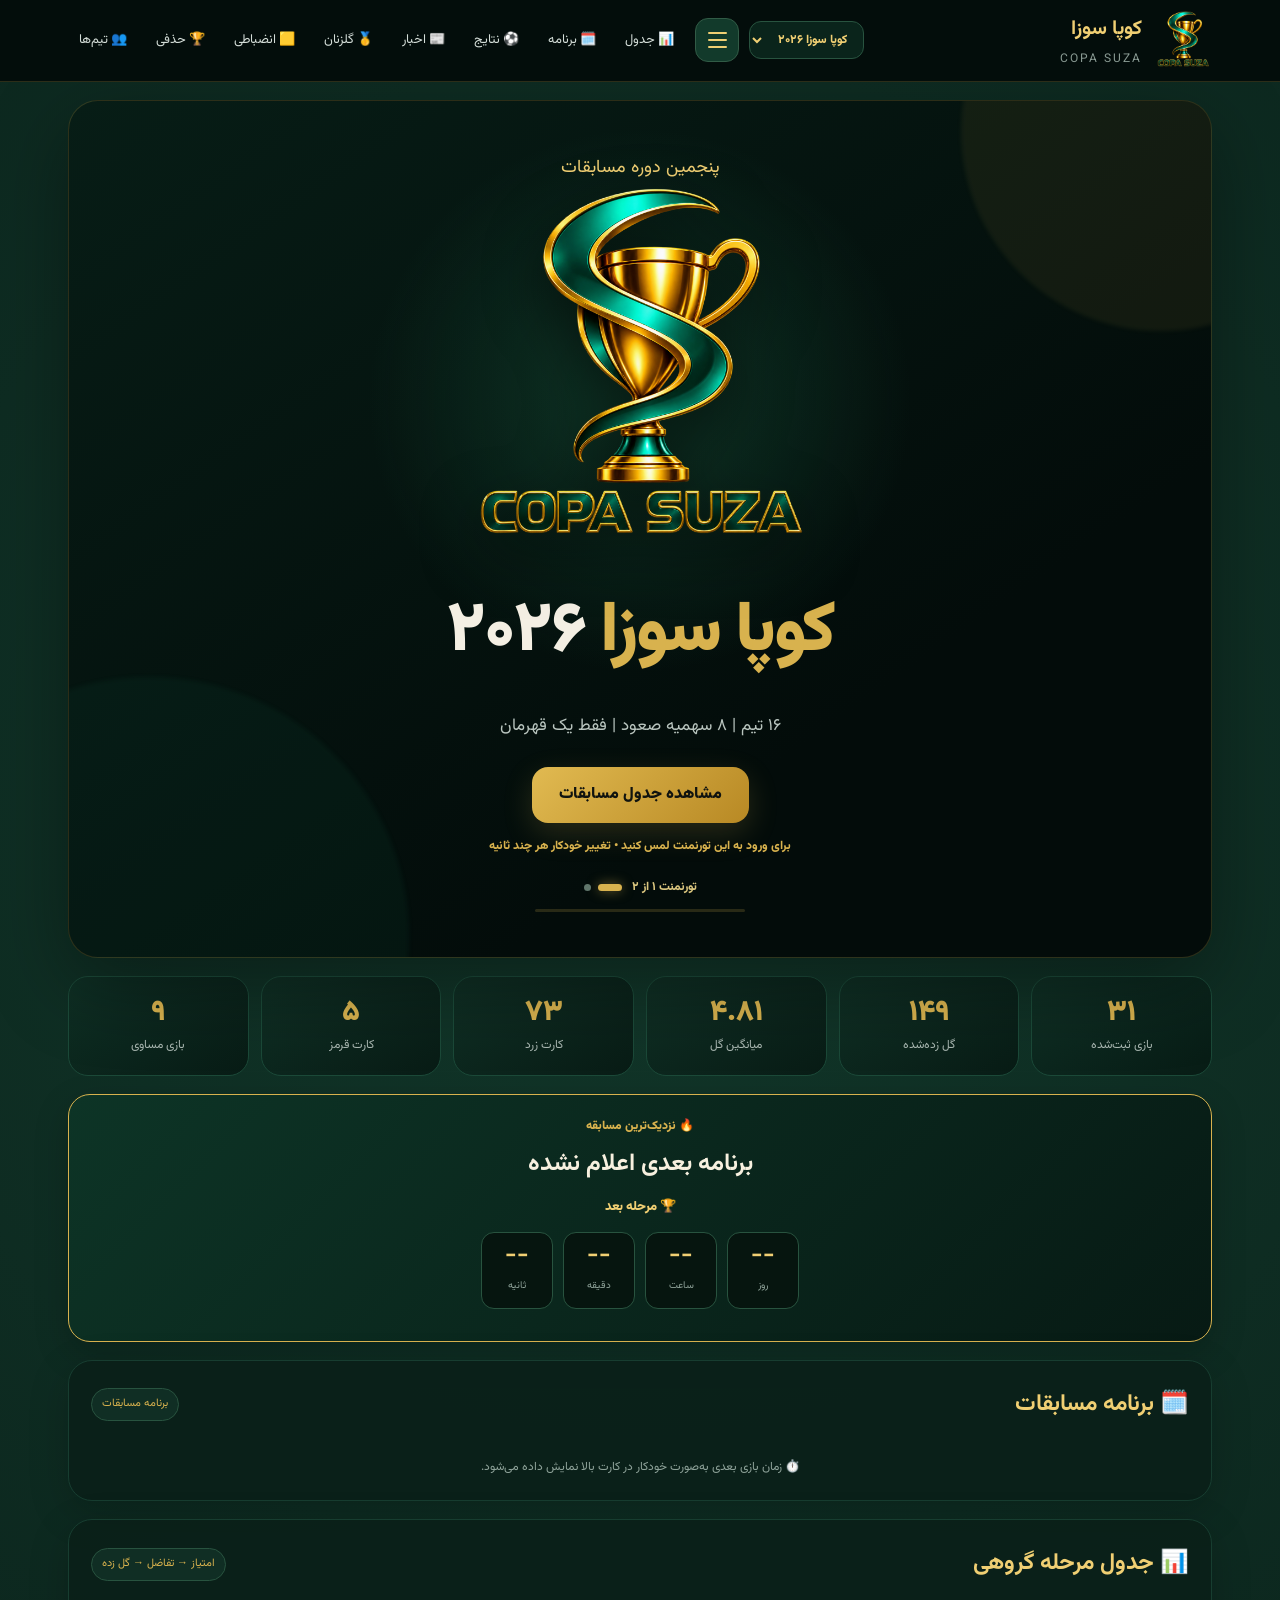
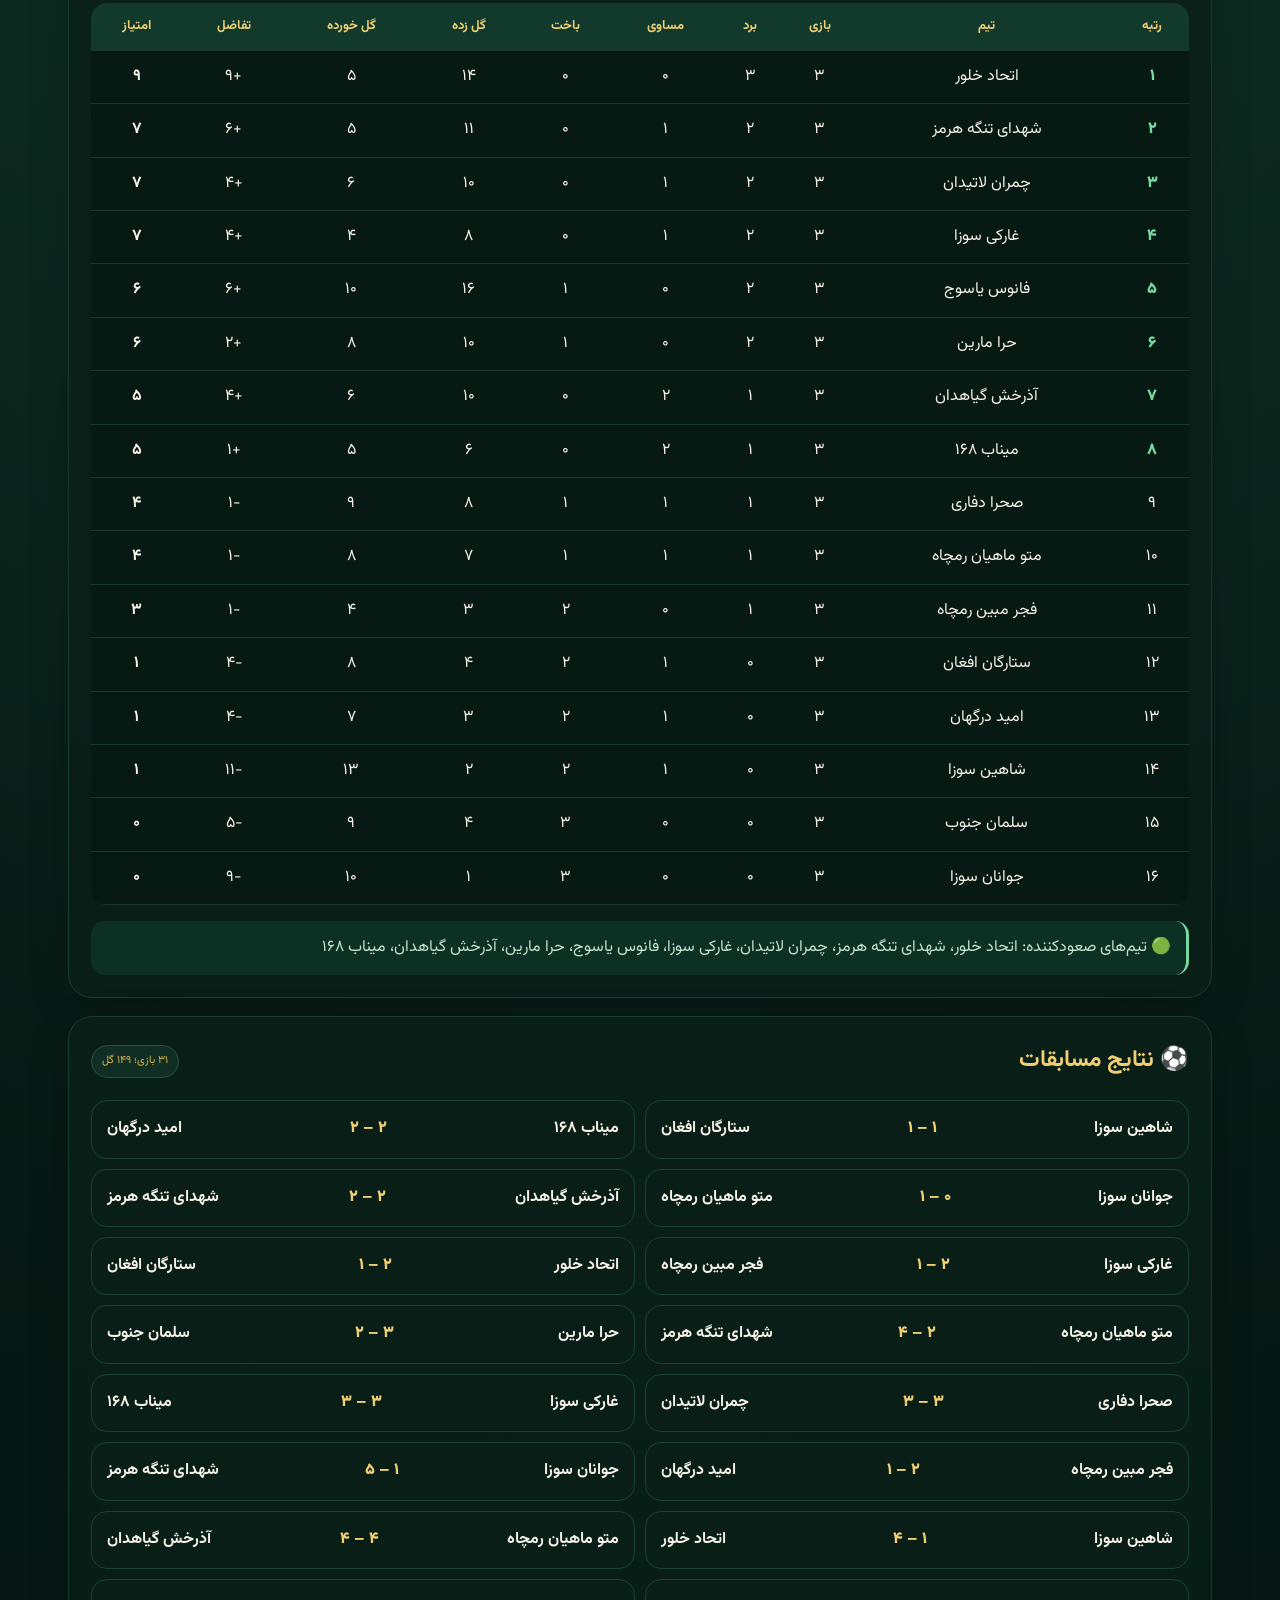
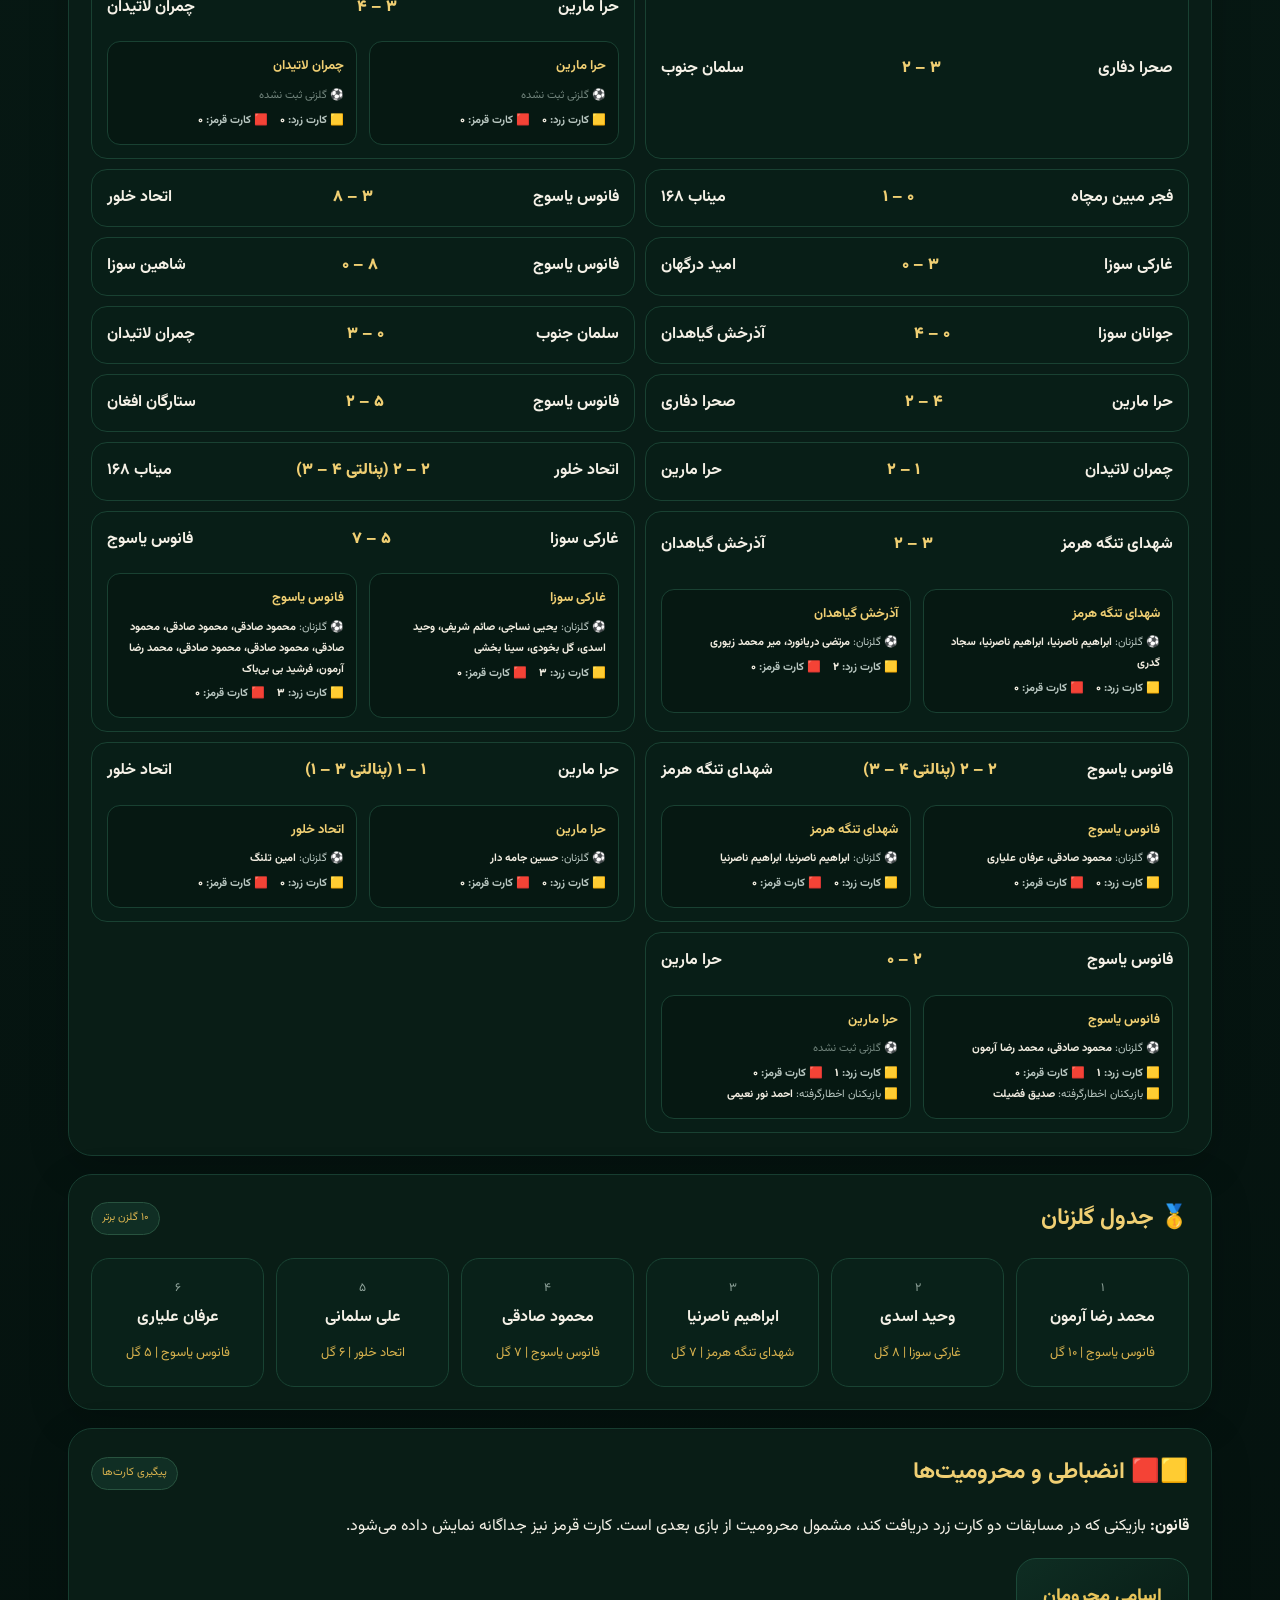
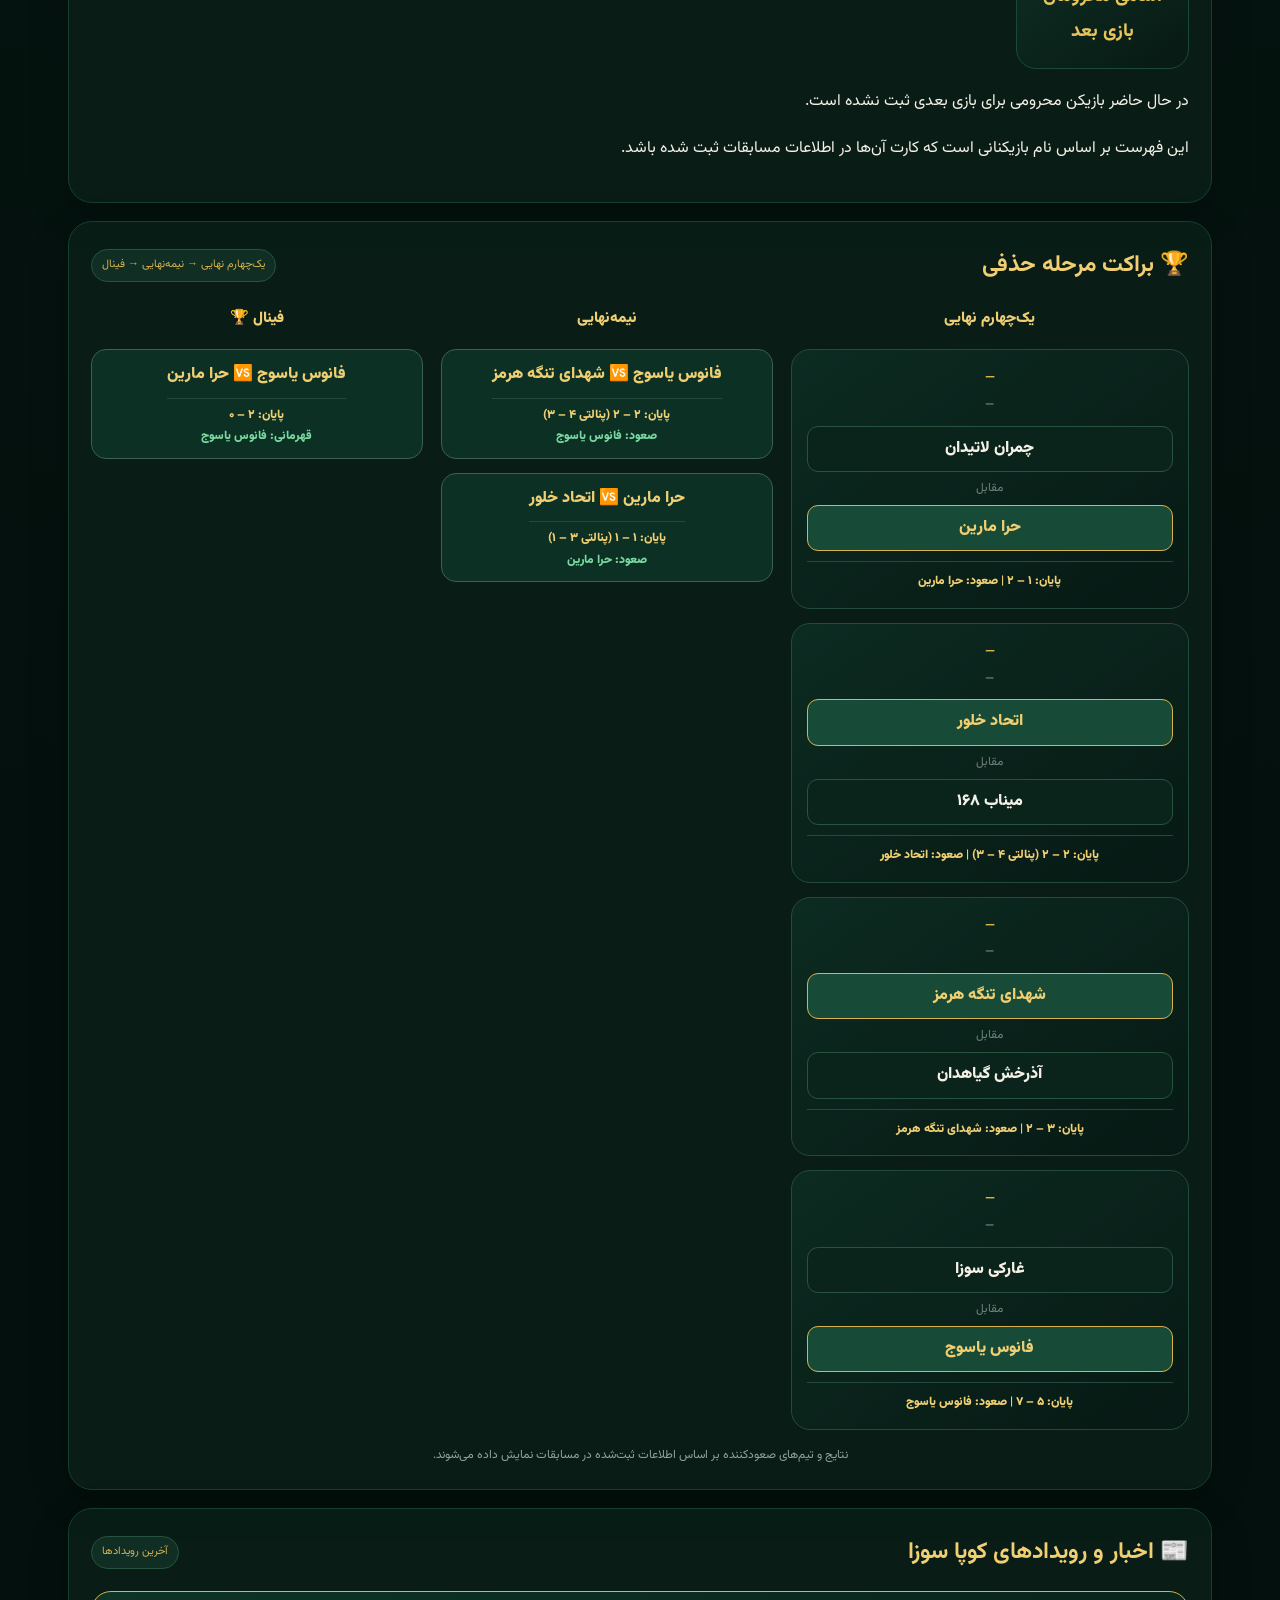
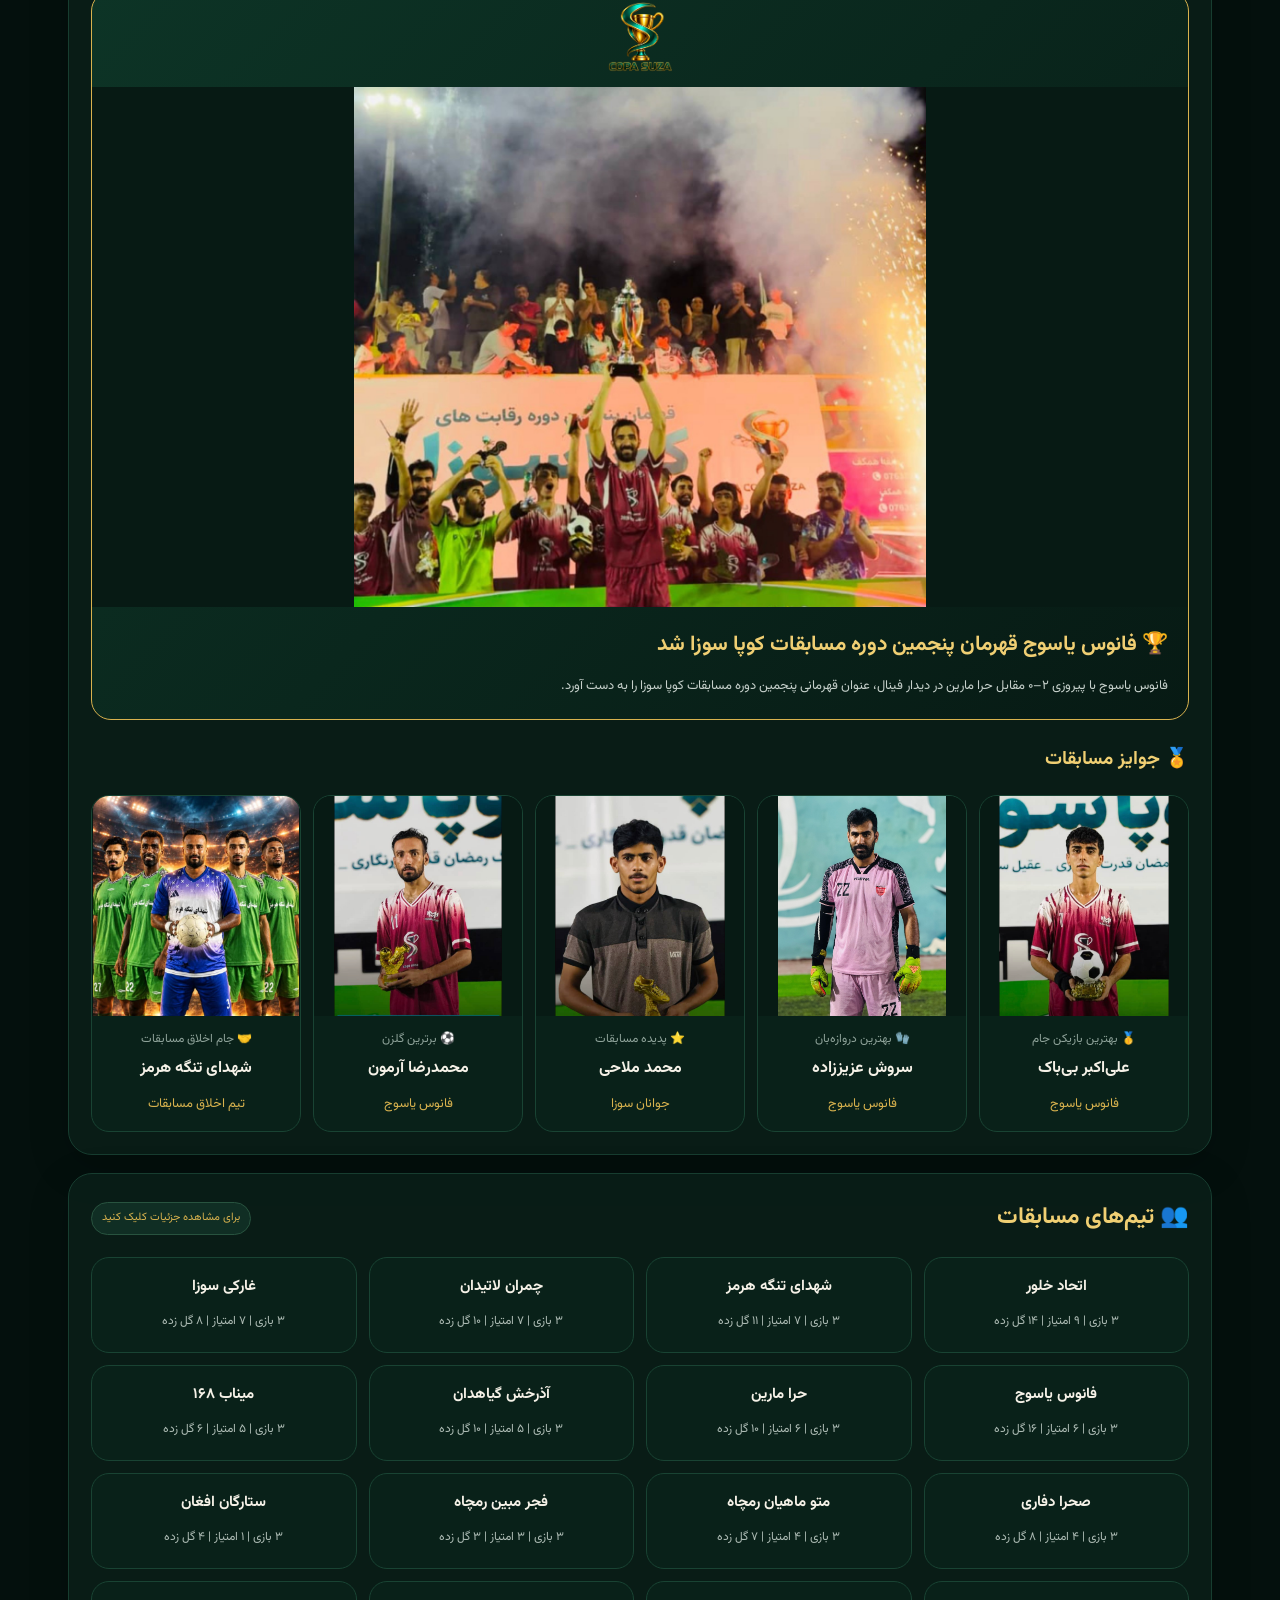
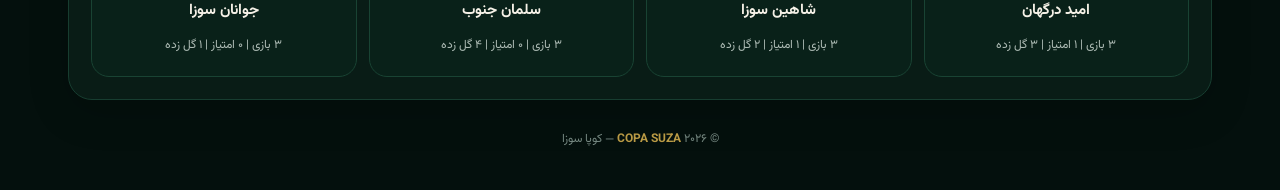
<file: index.html>
<!doctype html>
<html lang="fa" dir="rtl">
<head>
<meta charset="utf-8">
<meta name="viewport" content="width=device-width,initial-scale=1,viewport-fit=cover">
<meta name="theme-color" content="#06110e">
<title>کوپا سوزا ۲۰۲۶ | Copa Suza</title>
<link rel="preconnect" href="https://fonts.googleapis.com"><link rel="preconnect" href="https://fonts.gstatic.com" crossorigin><link href="https://fonts.googleapis.com/css2?family=Vazirmatn:wght@100..900&display=swap" rel="stylesheet">
<style>
:root{--bg:#04100d;--bg2:#071914;--card:rgba(10,31,24,.86);--line:rgba(210,177,75,.20);--gold:#d8b24e;--gold2:#f0cf73;--text:#f5f1e7;--muted:#aebcb5;--green:#0d3a2b;--green2:#124d39;--success:#78d9a0}
*{box-sizing:border-box}html{scroll-behavior:smooth}body{margin:0;background:radial-gradient(circle at 50% 10%,#12372a 0,#071914 28%,#04100d 65%);color:var(--text);font-family:'Vazirmatn',Tahoma,Arial,sans-serif;line-height:1.9}
a{color:inherit;text-decoration:none}.wrap{max-width:1180px;margin:auto;padding:0 18px 35px}
.topbar{position:relative;top:auto;z-index:20;background:#030d0b!important;background-image:none!important;backdrop-filter:none!important;-webkit-backdrop-filter:none!important;box-shadow:none!important;border-bottom:1px solid var(--line)}.topbar:before,.topbar:after,.topin:before,.topin:after{content:none!important;display:none!important}.topin{max-width:1180px;margin:auto;min-height:76px;padding:10px 18px;display:flex;align-items:center;justify-content:space-between;gap:18px}.brand{display:flex;align-items:center;gap:12px}.brand img{width:58px;height:58px;object-fit:contain;filter:none!important;opacity:1!important;mix-blend-mode:normal!important}.brandtext strong{display:block;color:var(--gold2);font-size:20px}.brandtext span{display:block;color:#899a93;font-size:12px;letter-spacing:2px;direction:ltr}.nav{display:flex;gap:7px;flex-wrap:wrap;justify-content:center}.nav a{padding:7px 11px;border-radius:12px;color:#d4ddd8;font-size:13px}.nav a:hover{background:#12372b;color:var(--gold2)}.tournament-select{background:#0a241b;color:var(--gold2);border:1px solid #28533f;border-radius:12px;padding:8px 12px;font:inherit;font-size:12px;font-weight:800;outline:none;max-width:220px}.tournament-select:focus{border-color:var(--gold)}.site-menu-wrap{position:relative;display:flex;align-items:center;gap:10px}.hamburger-btn{width:44px;height:44px;display:flex;flex-direction:column;align-items:center;justify-content:center;gap:5px;border:1px solid #315b46;border-radius:13px;background:#123a2b;color:var(--gold2);cursor:pointer}.hamburger-btn span{width:19px;height:2px;border-radius:3px;background:var(--gold2);transition:.25s}.hamburger-btn[aria-expanded="true"] span:first-child{transform:translateY(7px) rotate(45deg)}.hamburger-btn[aria-expanded="true"] span:nth-child(2){opacity:0}.hamburger-btn[aria-expanded="true"] span:last-child{transform:translateY(-7px) rotate(-45deg)}.site-menu{position:absolute;top:calc(100% + 12px);right:0;width:245px;padding:10px;background:rgba(5,22,16,.98);border:1px solid var(--gold);border-radius:18px;box-shadow:0 18px 50px rgba(0,0,0,.48);z-index:60;opacity:0;visibility:hidden;transform:translateY(-8px);transition:.22s}.site-menu.open{opacity:1;visibility:visible;transform:translateY(0)}.site-menu-title{padding:5px 10px 9px;color:var(--gold2);font-size:12px;font-weight:900;border-bottom:1px solid #234635;margin-bottom:6px}.site-menu a{display:flex;gap:10px;padding:9px 11px;border-radius:11px;color:#e1e9e3;font-size:13px;font-weight:700}.site-menu a:hover{background:#123a2b;color:var(--gold2)}.site-menu a span{width:25px;text-align:center;font-size:17px}
.hero{position:relative;overflow:hidden;margin-top:18px;border:1px solid var(--line);border-radius:30px;min-height:590px;background:radial-gradient(circle at 50% 35%,rgba(28,100,70,.42),transparent 34%),linear-gradient(145deg,#071d16,#030c0a 70%);display:flex;align-items:center;justify-content:center;text-align:center;box-shadow:0 25px 80px rgba(0,0,0,.35)}.hero:before,.hero:after{content:"";position:absolute;border-radius:50%;filter:blur(2px);pointer-events:none}.hero:before{width:520px;height:520px;background:rgba(21,94,66,.12);left:-180px;bottom:-240px}.hero:after{width:400px;height:400px;background:rgba(216,178,78,.07);right:-150px;top:-170px}.hero-content{position:relative;z-index:2;padding:45px 20px;cursor:pointer;touch-action:manipulation}.hero-content.preview-slide{animation:heroSlideIn 1.15s cubic-bezier(.16,1,.3,1);will-change:transform,opacity}@keyframes heroSlideIn{0%{opacity:0;transform:translateX(-135px) scale(.975);filter:blur(5px)}45%{opacity:.75;filter:blur(1.5px)}75%{transform:translateX(8px) scale(1.005)}100%{opacity:1;transform:translateX(0) scale(1);filter:blur(0)}}.hero-carousel-status{display:flex;align-items:center;justify-content:center;gap:10px;margin:18px auto 0;color:#d9c57e;font-size:12px;font-weight:800}.hero-carousel-dots{display:flex;align-items:center;justify-content:center;gap:7px}.hero-carousel-dot{display:block;width:7px;height:7px;border-radius:20px;background:#60766b;transition:width .45s ease,background .45s ease,box-shadow .45s ease}.hero-carousel-dot.active{width:24px;background:var(--gold);box-shadow:0 0 12px rgba(216,178,78,.5)}.hero-carousel-progress{height:3px;width:min(210px,55vw);background:rgba(216,178,78,.18);border-radius:10px;overflow:hidden;margin:10px auto 0}.hero-carousel-progress span{display:block;height:100%;width:0;background:linear-gradient(90deg,#a77c22,#f0cf73);border-radius:10px}.hero-carousel-progress span.running{animation:heroProgress 5s linear forwards}@keyframes heroProgress{from{width:0}to{width:100%}}.hero-hint{display:block;margin-top:12px;color:var(--gold);font-size:12px;font-weight:800}.hero-logo{width:min(430px,82vw);max-height:365px;object-fit:contain;filter:drop-shadow(0 20px 28px rgba(0,0,0,.5));margin-bottom:5px}.eyebrow{color:var(--gold2);font-size:18px;margin:5px 0 0}.hero h1{margin:0;font-size:clamp(38px,7vw,70px);font-weight:900;color:#f4efe3;letter-spacing:-2px}.hero h1 b{color:var(--gold);font-weight:900}.subtitle{color:#b9c5bf;font-size:17px;margin:10px 0 24px}.cta{display:inline-flex;align-items:center;justify-content:center;background:linear-gradient(135deg,#e1ba51,#b88924);color:#10130f;font-weight:900;padding:13px 27px;border-radius:16px;box-shadow:0 10px 30px rgba(216,178,78,.18);transition:.2s}.cta:hover{transform:translateY(-2px)}
.stats{display:grid;grid-template-columns:repeat(6,1fr);gap:12px;margin:18px 0}.statcard{background:linear-gradient(145deg,rgba(15,47,36,.9),rgba(7,25,19,.9));border:1px solid #1b4938;border-radius:20px;padding:18px 10px;text-align:center}.num{font-size:29px;color:var(--gold);font-weight:900;line-height:1.25}.label{font-size:12px;color:#aab8b2;margin-top:3px}
.section{margin-top:18px;background:var(--card);border:1px solid #173d30;border-radius:24px;padding:22px;box-shadow:0 12px 40px rgba(0,0,0,.18)}.section-title{display:flex;align-items:center;justify-content:space-between;gap:12px;margin:0 0 17px}.section-title h2{margin:0;color:var(--gold2);font-size:23px}.tag{font-size:11px;color:var(--gold);background:#102e24;border:1px solid #28533f;border-radius:30px;padding:5px 10px;white-space:nowrap}
.table-wrap{overflow-x:auto;border-radius:16px}table{width:100%;min-width:720px;border-collapse:collapse;background:#071913}th,td{padding:11px 8px;border-bottom:1px solid #17372d;text-align:center;white-space:nowrap}th{background:#123a2c;color:var(--gold2);font-size:13px}tbody tr:hover{background:#0c261d}tbody tr:nth-child(-n+8) td:first-child{color:var(--success);font-weight:900}.qualified{margin:16px 0 0;padding:12px 15px;border-radius:14px;background:#0d3024;color:#bfe5ce;border-right:3px solid var(--success)}
.matches{display:grid;grid-template-columns:repeat(2,1fr);gap:10px}.schedule-status{color:var(--gold);font-size:12px;font-weight:900;white-space:nowrap}.match small{color:#8fa39a;font-size:11px}.match{display:flex;align-items:center;justify-content:space-between;gap:8px;padding:13px 15px;background:#081e17;border:1px solid #194132;border-radius:16px;flex-wrap:wrap}.match-details{display:grid!important;grid-template-columns:1fr 1fr!important;gap:12px!important;width:100%!important;flex-basis:100%!important;margin-top:10px!important}.match-team-details{background:#061812;border:1px solid #194132;border-radius:13px;padding:12px;text-align:right;min-width:0;display:block!important}.match-team-details h4{margin:0 0 7px;color:var(--gold2);font-size:13px}.match-team-details .detail{font-size:11px;color:#b9c7c1;line-height:1.9}.match-team-details .detail b{color:#f3eee2}.match-team-details .cards-line{margin-top:4px;font-weight:700}.match-team-details .cards-line b{font-weight:900}.match-team-details .empty{color:#71847c}.team{font-weight:700}.score{font-weight:900;color:var(--gold2);white-space:nowrap}.cards{display:grid;grid-template-columns:repeat(auto-fit,minmax(150px,1fr));gap:12px}.player{background:#092119;border:1px solid #194333;border-radius:18px;padding:18px;text-align:center}.player .rank{font-size:12px;color:#8fa39a}.player b{display:block;color:#f5f1e7;font-size:16px;margin:4px 0}.player span{color:var(--gold);font-size:13px}.bracket{display:grid;grid-template-columns:1.2fr 1fr 1fr;gap:18px;align-items:stretch}.round{display:flex;flex-direction:column;gap:14px}.round-title{color:var(--gold2);font-weight:900;text-align:center;font-size:15px;margin-bottom:2px}.game{background:linear-gradient(145deg,#0c2b21,#071914);border:1px solid #234b3b;border-radius:19px;padding:15px;text-align:center}.game .date{color:var(--gold);font-size:13px;font-weight:800}.game .time{font-size:12px;color:#91a39b;margin:3px 0 10px}.qf-result{margin-top:10px;padding-top:9px;border-top:1px solid #234b3b;color:var(--gold2);font-size:12px;font-weight:900;line-height:1.8}.game .teams{font-size:17px;font-weight:900;line-height:1.8}.game .vs{color:#6e8279;font-size:12px}.team-btn{display:block;width:100%;border:1px solid #28533f;background:#0a241b;color:var(--text);border-radius:11px;padding:7px 8px;margin:5px 0;font:inherit;font-weight:900;cursor:default;pointer-events:none}.team-btn.selected{background:#174b38;color:var(--gold2);border-color:var(--gold)}.winner-slot{min-height:82px;display:flex;align-items:center;justify-content:center;border:1px dashed #39624f;border-radius:15px;background:#081b15;color:#8fa39a;padding:10px;text-align:center;font-weight:900}.winner-slot.filled{border-style:solid;color:var(--gold2);background:#0d3024}.winner-slot .slot-teams{font-size:16px;line-height:1.9}.winner-slot .slot-result{margin-top:7px;padding-top:6px;border-top:1px solid #234b3b;color:var(--gold2);font-size:12px;line-height:1.8}.winner-slot .slot-winner{color:#78d9a0}.next-card{margin:18px 0 0;background:linear-gradient(135deg,#0d3426,#071a14);border:1px solid var(--gold);border-radius:22px;padding:20px;text-align:center;box-shadow:0 12px 35px rgba(0,0,0,.2)}.next-card .kicker{color:var(--gold);font-size:12px;font-weight:900}.next-card h3{margin:4px 0;color:#f7f0df;font-size:24px}.countdown{display:flex;justify-content:center;gap:10px;flex-wrap:wrap;margin:12px 0}.countbox{min-width:72px;background:#06150f;border:1px solid #28533f;border-radius:13px;padding:8px}.countbox b{display:block;font-size:24px;color:var(--gold2);line-height:1.2}.countbox span{font-size:10px;color:#8fa39a}.teams-grid{display:grid;grid-template-columns:repeat(4,1fr);gap:12px}.team-card{background:#092119;border:1px solid #194333;border-radius:18px;padding:15px;text-align:center;cursor:pointer;transition:.2s}.team-card:hover{transform:translateY(-2px);border-color:var(--gold)}.team-card b{display:block;color:#f5f1e7;font-size:15px;margin-bottom:5px}.team-card span{font-size:12px;color:#aebcb5}.modal{display:none;position:fixed;inset:0;z-index:50;background:rgba(0,0,0,.72);padding:20px;align-items:center;justify-content:center}.modal.open{display:flex}.modal-box{width:min(700px,100%);max-height:88vh;overflow:auto;background:#071913;border:1px solid var(--gold);border-radius:24px;padding:22px;position:relative}.modal-close{position:absolute;left:14px;top:10px;background:none;border:0;color:#c7d0cb;font-size:26px;cursor:pointer}.modal-box h3{margin:0 35px 4px 0;color:var(--gold2);font-size:26px}.team-summary{display:grid;grid-template-columns:repeat(4,1fr);gap:8px;margin:15px 0}.mini-stat{background:#0a241b;border:1px solid #194333;border-radius:12px;padding:9px;text-align:center}.mini-stat b{display:block;color:var(--gold2);font-size:18px}.mini-stat span{font-size:10px;color:#8fa39a}.team-matches{display:grid;gap:8px}.team-matches .match{background:#081e17}
footer{text-align:center;color:#758780;padding:28px 10px 5px;font-size:12px}footer strong{color:#b99a45}
@media(max-width:900px){.stats{grid-template-columns:repeat(3,1fr)}.cards{grid-template-columns:repeat(2,1fr)}.bracket{grid-template-columns:1fr}.teams-grid{grid-template-columns:repeat(2,1fr)}.nav{display:none}.topin{justify-content:center}.brandtext{text-align:right}.tournament-select{max-width:170px}}
@media(max-width:620px){.wrap{padding:0 11px 28px}.topbar{position:relative;background:#030d0b!important;background-image:none!important;backdrop-filter:none!important;-webkit-backdrop-filter:none!important;box-shadow:none!important}.topin{display:grid;grid-template-columns:auto minmax(75px,1fr) 40px;align-items:center;justify-content:initial;min-height:66px;gap:7px;padding:7px 9px;overflow:visible}.topin>div:last-child{display:contents}.topin>.brand{grid-column:1;flex:none;width:auto;min-width:0;justify-content:flex-start;gap:6px;overflow:visible}.brand img{display:block;flex:0 0 42px;width:42px;min-width:42px;height:42px;object-fit:contain;filter:none;opacity:1;visibility:visible;mix-blend-mode:normal}.brandtext{flex:0 1 auto;min-width:0;white-space:nowrap}.brandtext strong{font-size:15px;line-height:1.5}.brandtext span{font-size:9px;letter-spacing:1px}.tournament-select{grid-column:2;justify-self:stretch;width:100%;min-width:0;max-width:none;padding:7px 5px;font-size:11px}.site-menu-wrap{grid-column:3;justify-self:end;width:40px;flex:none;gap:0}.hamburger-btn{width:40px;height:40px;flex:0 0 40px}.site-menu{position:fixed;top:73px;right:9px;width:min(300px,calc(100vw - 18px));max-height:calc(100dvh - 82px);overflow-y:auto;overscroll-behavior:contain;z-index:9999;-webkit-overflow-scrolling:touch}.hero{min-height:610px;border-radius:25px;margin-top:12px}.hero-content{padding:30px 10px}.hero-logo{width:min(390px,92vw);max-height:340px}.eyebrow{font-size:16px}.hero h1{font-size:42px}.subtitle{font-size:14px}.stats{grid-template-columns:repeat(2,1fr)}.statcard{padding:15px 8px}.section{padding:17px 13px;border-radius:20px}.section-title h2{font-size:19px}.matches{grid-template-columns:1fr}.cards{grid-template-columns:1fr}.bracket{grid-template-columns:1fr}.game .teams{font-size:16px}.match-details{grid-template-columns:1fr!important}.teams-grid{grid-template-columns:1fr 1fr}.team-summary{grid-template-columns:repeat(2,1fr)}.countbox{min-width:65px}}
@media(max-width:620px){
  html,body{width:100%;max-width:100%;min-width:0;overflow-x:hidden}
  .topbar,.topin,.wrap{width:100vw;max-width:100vw;margin-left:0;margin-right:0}
  .topin{box-sizing:border-box}
}
</style>
</head>
<body>
<div class="topbar"><div class="topin">
  <a class="brand" href="#top"><img src="copa-suza-logo.png" alt="لوگوی کوپا سوزا"><div class="brandtext"><strong>کوپا سوزا</strong><span>COPA SUZA</span></div></a>
  <div style="display:flex;align-items:center;gap:10px"><select id="tournament-select" class="tournament-select" aria-label="انتخاب تورنمنت"></select><div class="site-menu-wrap"><button type="button" id="hamburger-btn" class="hamburger-btn" aria-label="منوی سایت" aria-expanded="false" aria-controls="site-menu"><span></span><span></span><span></span></button><nav id="site-menu" class="site-menu" aria-label="منوی اصلی"><div class="site-menu-title">منوی کوپا سوزا</div><a href="#table"><span>📊</span>جدول مسابقات</a><a href="#schedule"><span>🗓️</span>برنامه مسابقات</a><a href="#matches"><span>⚽</span>نتایج مسابقات</a><a href="#scorers"><span>🥇</span>گلزنان برتر</a><a href="#discipline"><span>🟥</span>محرومان بازی بعد</a><a href="#quarter-finals"><span>🏆</span>مرحله حذفی</a><a href="#teams"><span>👥</span>تیم‌ها</a><a href="#news"><span>📰</span>اخبار و گزارش‌ها</a></nav></div><nav class="nav"><a href="#table">📊 جدول</a><a href="#schedule">🗓️ برنامه</a><a href="#matches">⚽ نتایج</a><a href="#news">📰 اخبار</a><a href="#scorers">🥇 گلزنان</a><a href="#discipline">🟨 انضباطی</a><a href="#quarter-finals">🏆 حذفی</a><a href="#teams">👥 تیم‌ها</a></nav></div>
</div></div>

<main class="wrap" id="top">
<section class="hero" id="hero-carousel" aria-label="انتخاب تورنمنت">
 <div class="hero-content" id="hero-content" role="button" tabindex="0" aria-label="برای مشاهده کامل این تورنمنت بزنید">
   <div class="eyebrow" id="hero-eyebrow">پنجمین دوره مسابقات</div>
   <img class="hero-logo" src="copa-suza-logo.png" alt="Copa Suza">
   <h1><b id="hero-name">کوپا سوزا</b> <span id="hero-year">۲۰۲۶</span></h1>
   <p class="subtitle" id="hero-subtitle">۱۶ تیم  |  رقابت برای ۸ سهمیه صعود  |  فقط یک قهرمان</p>
   <a class="cta" id="hero-cta" href="#table">مشاهده جدول مسابقات</a>
   <span class="hero-hint">برای ورود به این تورنمنت لمس کنید • تغییر خودکار هر چند ثانیه</span>
 </div>
</section>

<section class="stats">
 <div class="statcard"><div class="num">۲۶</div><div class="label">بازی ثبت‌شده</div></div>
 <div class="statcard"><div class="num">۱۲۱</div><div class="label">گل زده‌شده</div></div>
 <div class="statcard"><div class="num">۴.۶۵</div><div class="label">میانگین گل</div></div>
 <div class="statcard"><div class="num">۶۲</div><div class="label">کارت زرد</div></div>
 <div class="statcard"><div class="num">۴</div><div class="label">کارت قرمز</div></div>
 <div class="statcard"><div class="num">۹</div><div class="label">بازی مساوی</div></div>
</section>

<section class="next-card" id="next-match">
 <div class="kicker">🔥 نزدیک‌ترین مسابقه</div>
 <h3 id="next-title">شهدای تنگه هرمز 🆚 آذرخش گیاهدان</h3>
 <div id="next-date">سه‌شنبه ۲۴ شهریور  |  ساعت ۲۰:۳۰</div>
 <div id="next-stage" style="margin-top:8px;color:var(--gold2);font-size:13px;font-weight:900">🏆 مرحله بعد</div>
 <div class="countdown" id="countdown"><div class="countbox"><b>--</b><span>روز</span></div><div class="countbox"><b>--</b><span>ساعت</span></div><div class="countbox"><b>--</b><span>دقیقه</span></div><div class="countbox"><b>--</b><span>ثانیه</span></div></div>
</section>

<section class="section" id="schedule"><div class="section-title"><h2>🗓️ برنامه مسابقات</h2><span class="tag" id="schedule-tag">برنامه مسابقات</span></div><div class="matches" id="schedule-list"></div><p style="color:#8fa39a;font-size:12px;margin:12px 0 0;text-align:center">⏱️ زمان بازی بعدی به‌صورت خودکار در کارت بالا نمایش داده می‌شود.</p></section>

<section class="section" id="table"><div class="section-title"><h2>📊 جدول مرحله گروهی</h2><span class="tag">امتیاز → تفاضل → گل زده</span></div><div class="table-wrap"><table><thead><tr><th>رتبه</th><th>تیم</th><th>بازی</th><th>برد</th><th>مساوی</th><th>باخت</th><th>گل زده</th><th>گل خورده</th><th>تفاضل</th><th>امتیاز</th></tr></thead><tbody></tbody></table></div><p class="qualified">🟢 تیم‌های صعودکننده: —</p></section>

<section class="section" id="matches"><div class="section-title"><h2>⚽ نتایج مسابقات</h2><span class="tag" id="matches-tag">نتایج مسابقات</span></div><div class="matches"></div></section>

<section class="section" id="scorers"><div class="section-title"><h2>🥇 جدول گلزنان</h2><span class="tag" id="scorers-tag">برترین گلزنان</span></div><div class="cards"></div></section>

<section class="section" id="discipline"><div class="section-title"><h2>🟨🟥 انضباطی و محرومیت‌ها</h2><span class="tag">پیگیری کارت‌ها</span></div><p><b>قانون:</b> بازیکنی که در مسابقات دو کارت زرد دریافت کند، مشمول محرومیت از بازی بعدی است. کارت قرمز نیز جداگانه نمایش داده می‌شود.</p><div id="discipline-summary" class="stats" style="margin-top:12px"><div class="statcard"><div class="num">۰</div><div class="label">بازیکنان دو اخطاره</div></div><div class="statcard"><div class="num">۰</div><div class="label">بازیکنان اخراج‌شده</div></div></div><div id="discipline-list" style="margin-top:12px"></div><p class="empty" style="margin-top:8px">این فهرست بر اساس نام بازیکنانی است که کارت آن‌ها در اطلاعات مسابقات ثبت شده باشد.</p></section>

<section class="section" id="quarter-finals"><div class="section-title"><h2>🏆 براکت مرحله حذفی</h2><span class="tag">یک‌چهارم نهایی → نیمه‌نهایی → فینال</span></div>
<div class="bracket">
<div class="round"><div class="round-title">یک‌چهارم نهایی</div>
<div class="game"><div class="date">—</div><div class="time">—</div><button class="team-btn" data-qf="1" data-team="">تیم اول</button><div class="vs">مقابل</div><button class="team-btn" data-qf="1" data-team="">تیم دوم</button><div class="qf-result">برنامه‌ریزی شده</div></div>
<div class="game"><div class="date">—</div><div class="time">—</div><button class="team-btn" data-qf="2" data-team="">تیم اول</button><div class="vs">مقابل</div><button class="team-btn" data-qf="2" data-team="">تیم دوم</button><div class="qf-result">برنامه‌ریزی شده</div></div>
<div class="game"><div class="date">—</div><div class="time">—</div><button class="team-btn" data-qf="3" data-team="">تیم اول</button><div class="vs">مقابل</div><button class="team-btn" data-qf="3" data-team="">تیم دوم</button><div class="qf-result">برنامه‌ریزی شده</div></div>
<div class="game"><div class="date">—</div><div class="time">—</div><button class="team-btn" data-qf="4" data-team="">تیم اول</button><div class="vs">مقابل</div><button class="team-btn" data-qf="4" data-team="">تیم دوم</button><div class="qf-result">برنامه‌ریزی شده</div></div></div>
<div class="round"><div class="round-title">نیمه‌نهایی</div><div class="winner-slot" id="sf1">برنده بازی ۱ 🆚 برنده بازی ۲</div><div class="winner-slot" id="sf2">برنده بازی ۳ 🆚 برنده بازی ۴</div></div>
<div class="round"><div class="round-title">فینال 🏆</div><div class="winner-slot" id="final">برنده نیمه‌نهایی ۱ 🆚 برنده نیمه‌نهایی ۲</div></div>
</div><p style="color:#8fa39a;font-size:12px;margin:14px 0 0;text-align:center">نتایج و تیم‌های صعودکننده بر اساس اطلاعات ثبت‌شده در مسابقات نمایش داده می‌شوند.</p></section>

<section class="section" id="news"><div class="section-title"><h2>📰 اخبار و رویدادهای کوپا سوزا</h2><span class="tag">آخرین رویدادها</span></div>
<div style="background:linear-gradient(135deg,#0d3426,#071a14);border:1px solid var(--gold);border-radius:20px;overflow:hidden;text-align:right">
<div style="padding:10px 14px 0;text-align:center"><img src="copa-suza-logo.png" alt="لوگوی رسمی کوپا سوزا" style="width:72px;height:72px;object-fit:contain"></div>
<img src="images/03_breakthrough_mohammad_malahi.jpeg" alt="جشن قهرمانی فانوس یاسوج" style="display:block;width:100%;max-height:520px;object-fit:contain;background:#071a14">
<div style="padding:18px 20px 20px">
<h3 style="margin:0 0 8px;color:var(--gold2);font-size:21px">🏆 فانوس یاسوج قهرمان پنجمین دوره مسابقات کوپا سوزا شد</h3>
<p style="margin:0;color:#c6d0cb;font-size:13px;line-height:2">فانوس یاسوج با پیروزی ۲–۰ مقابل حرا مارین در دیدار فینال، عنوان قهرمانی پنجمین دوره مسابقات کوپا سوزا را به دست آورد.</p>
</div></div>
<div class="section-title" style="margin-top:22px"><h2 style="font-size:19px">🏅 جوایز مسابقات</h2></div>
<div class="cards" style="grid-template-columns:repeat(auto-fit,minmax(170px,1fr));align-items:stretch">
<div class="player" style="overflow:hidden;padding:0;text-align:center"><img src="images/01_best_player_aliakbar_bibak.jpeg" alt="علی‌اکبر بی‌باک" style="display:block;width:100%;height:220px;object-fit:contain;background:#071a14"><div style="padding:12px"><div class="rank">🥇 بهترین بازیکن جام</div><b>علی‌اکبر بی‌باک</b><span>فانوس یاسوج</span></div></div>
<div class="player" style="overflow:hidden;padding:0;text-align:center"><img src="images/02_best_goalkeeper_soroush_azizzadeh.jpeg" alt="سروش عزیززاده" style="display:block;width:100%;height:220px;object-fit:contain;background:#071a14"><div style="padding:12px"><div class="rank">🧤 بهترین دروازه‌بان</div><b>سروش عزیززاده</b><span>فانوس یاسوج</span></div></div>
<div class="player" style="overflow:hidden;padding:0;text-align:center"><img src="images/06_champion_fanus_yasuj.jpeg" alt="محمد ملاحی" style="display:block;width:100%;height:220px;object-fit:contain;background:#071a14"><div style="padding:12px"><div class="rank">⭐ پدیده مسابقات</div><b>محمد ملاحی</b><span>جوانان سوزا</span></div></div>
<div class="player" style="overflow:hidden;padding:0;text-align:center"><img src="images/04_top_scorer_mohammadreza_armoun.jpeg" alt="محمدرضا آرمون" style="display:block;width:100%;height:220px;object-fit:contain;background:#071a14"><div style="padding:12px"><div class="rank">⚽ برترین گلزن</div><b>محمدرضا آرمون</b><span>فانوس یاسوج</span></div></div>
<div class="player" style="overflow:hidden;padding:0;text-align:center"><img src="images/05_fair_play_shohadaye_tangeh_hormoz.jpeg" alt="تیم شهدای تنگه هرمز" style="display:block;width:100%;height:220px;object-fit:contain;background:#071a14"><div style="padding:12px"><div class="rank">🤝 جام اخلاق مسابقات</div><b>شهدای تنگه هرمز</b><span>تیم اخلاق مسابقات</span></div></div>
</div></section>

<section class="section" id="teams"><div class="section-title"><h2>👥 تیم‌های مسابقات</h2><span class="tag">برای مشاهده جزئیات کلیک کنید</span></div><div class="teams-grid" id="teams-grid"></div></section>

<div class="modal" id="team-modal"><div class="modal-box"><button class="modal-close" id="modal-close">×</button><h3 id="modal-title">تیم</h3><div class="team-summary" id="modal-summary"></div><div class="section-title" style="margin-top:18px"><h2 style="font-size:18px">⚽ بازی‌های مرحله گروهی</h2></div><div class="team-matches" id="modal-matches"></div><div id="modal-ko-wrap" style="display:none"><div class="section-title" style="margin-top:18px"><h2 style="font-size:18px">🏆 بازی‌های مرحله حذفی</h2></div><div class="team-matches" id="modal-ko"></div></div></div></div>
<footer id="site-footer">© ۲۰۲۶ <strong>COPA SUZA</strong></footer>
</main>

<script>
const fa=n=>String(n).replace(/\d/g,d=>'۰۱۲۳۴۵۶۷۸۹'[d]);
const winners={};
const teamModal=document.getElementById('team-modal'),teamModalClose=document.getElementById('modal-close');if(teamModalClose)teamModalClose.addEventListener('click',()=>teamModal&&teamModal.classList.remove('open'));if(teamModal)teamModal.addEventListener('click',e=>{if(e.target===teamModal)teamModal.classList.remove('open')});
</script>

<script>
(async function(){
  const DATA_URLS=[new URL('/copa-data.json?v='+Date.now(),location.origin).href,'./copa-data.json?v='+Date.now(),'https://copasuza.github.io/copa-data.json?v='+Date.now()];
  const esc=s=>String(s??'').replace(/[&<>"']/g,m=>({'&':'&amp;','<':'&lt;','>':'&gt;','"':'&quot;',"'":'&#39;'}[m]));
  function scoreText(m){let x=fa(m.homeScore)+' – '+fa(m.awayScore);if(m.penaltiesHome!=null&&m.penaltiesAway!=null)x+=' (پنالتی '+fa(m.penaltiesHome)+' – '+fa(m.penaltiesAway)+')';return x;}
  function calcTable(matches,teams){const t={};(teams||[]).forEach(n=>t[n]={name:n,p:0,w:0,d:0,l:0,gf:0,ga:0,gd:0,pts:0});(matches||[]).filter(m=>m.stage==='group'&&m.homeScore!=null&&m.awayScore!=null).forEach(m=>{if(!t[m.home])t[m.home]={name:m.home,p:0,w:0,d:0,l:0,gf:0,ga:0,gd:0,pts:0};if(!t[m.away])t[m.away]={name:m.away,p:0,w:0,d:0,l:0,gf:0,ga:0,gd:0,pts:0};const h=t[m.home],a=t[m.away];h.p++;a.p++;h.gf+=+m.homeScore;h.ga+=+m.awayScore;a.gf+=+m.awayScore;a.ga+=+m.homeScore;if(m.homeScore>m.awayScore){h.w++;a.l++;h.pts+=3}else if(m.homeScore<m.awayScore){a.w++;h.l++;a.pts+=3}else{h.d++;a.d++;h.pts++;a.pts++}});return Object.values(t).map(x=>(x.gd=x.gf-x.ga,x)).sort((a,b)=>b.pts-a.pts||b.gd-a.gd||b.gf-a.gf);}
  function render(data){
    const matches=(data.matches||[]).filter(m=>m.home&&m.away).sort((a,b)=>(+a.id||0)-(+b.id||0)),group=matches.filter(m=>m.stage==='group'),finished=matches.filter(m=>m.homeScore!=null&&m.awayScore!=null);const goals=finished.reduce((n,m)=>n+Number(m.homeScore||0)+Number(m.awayScore||0),0);const draws=finished.filter(m=>m.homeScore===m.awayScore).length;
    updateDiscipline(matches);
    function updateDiscipline(allMatches){
      const names=value=>{if(Array.isArray(value))return value.map(x=>typeof x==='string'?x.trim():String(x?.name||x?.player||'').trim()).filter(Boolean);const str=String(value||'').trim();if(!str)return [];return str.split(/[،,;]+/).flatMap(x=>x.split(String.fromCharCode(10))).map(x=>x.trim()).filter(Boolean)};
      const ordered=allMatches.slice().sort((a,b)=>(Number(a.id)||0)-(Number(b.id)||0));
      const booked={};
      const keyFor=(name,team)=>name.toLocaleLowerCase('fa').replace(/\s+/g,' ').trim()+'||'+team;
      ordered.forEach((m,index)=>{
        const completed=m.homeScore!=null&&m.awayScore!=null;
        [['homeYellowPlayers',m.home,'yellow'],['awayYellowPlayers',m.away,'yellow'],['homeRedPlayers',m.home,'red'],['awayRedPlayers',m.away,'red']].forEach(([field,team,type])=>{
          names(m[field]).forEach(name=>{
            const key=keyFor(name,team);
            if(!booked[key])booked[key]={name,team,yellows:0,events:[]};
            if(type==='yellow')booked[key].yellows++;
            const trigger=type==='red'||(type==='yellow'&&booked[key].yellows===2);
            if(trigger)booked[key].events.push({index,match:m,reason:type==='red'?'کارت قرمز':'دو کارت زرد'});
          });
        });
      });
      const pending=[];
      Object.values(booked).forEach(p=>{
        p.events.forEach(event=>{
          const next=ordered.find((m,i)=>i>event.index&&(m.home===p.team||m.away===p.team));
          // If a following match exists and is already completed, treat the suspension as served.
          // If no next fixture has been entered yet, keep the player listed as suspended.
          if(!next||(next.homeScore==null||next.awayScore==null)){
            if(!pending.some(x=>x.name===p.name&&x.team===p.team))pending.push({name:p.name,team:p.team,reason:event.reason,nextMatch:next||null});
          }
        });
      });
      const summary=document.getElementById('discipline-summary');
      if(summary)summary.innerHTML=`<div class="statcard"><div class="num" style="display:none">${fa(pending.length||0)}</div><div class="label" style="color:#e8c45a;font-weight:800;font-size:1.15rem">اسامی محرومان بازی بعد</div></div>`;
      const box=document.getElementById('discipline-list');if(!box)return;
      if(!pending.length){box.innerHTML='<p class="empty">در حال حاضر بازیکن محرومی برای بازی بعدی ثبت نشده است.</p>';return;}
      pending.sort((a,b)=>a.team.localeCompare(b.team,'fa')||a.name.localeCompare(b.name,'fa'));
      box.innerHTML=`<div style="overflow-x:auto"><table class="data-table" style="width:100%;border-collapse:collapse"><thead><tr><th>بازیکن محروم</th><th>تیم</th><th>دلیل محرومیت</th><th>بازی بعدی تیم</th></tr></thead><tbody>${pending.map(p=>`<tr><td><b>${esc(p.name)}</b></td><td>${esc(p.team)}</td><td>${esc(p.reason)}</td><td>${p.nextMatch?`${esc(p.nextMatch.home)} – ${esc(p.nextMatch.away)}`:'هنوز ثبت نشده'}</td></tr>`).join('')}</tbody></table></div>`;
    }
    const baseYellow=Number((data.stats&&data.stats.yellow)||0),baseRed=Number((data.stats&&data.stats.red)||0);const newMatches=matches.filter(m=>Number(m.id||0)>24);const isArchive=(data.id||'')==='copa-suza-2026';const yellow=isArchive?baseYellow+newMatches.reduce((n,m)=>n+Number(m.homeYellowCount||0)+Number(m.awayYellowCount||0),0):matches.reduce((n,m)=>n+Number(m.homeYellowCount??m.yellowCount??0)+Number(m.awayYellowCount||0),0);const red=isArchive?baseRed+newMatches.reduce((n,m)=>n+Number(m.homeRedCount||0)+Number(m.awayRedCount||0),0):matches.reduce((n,m)=>n+Number(m.homeRedCount??m.redCount??0)+Number(m.awayRedCount||0),0);
    document.querySelectorAll('.stats .statcard .num').forEach((el,i)=>el.textContent=fa([finished.length,goals,finished.length?(goals/finished.length).toFixed(2):'0.00',yellow,red,draws][i]));
    const table=calcTable(matches,data.teams||[]),tbody=document.querySelector('#table tbody');if(tbody)tbody.innerHTML=table.map((x,i)=>`<tr><td>${fa(i+1)}</td><td>${esc(x.name)}</td><td>${fa(x.p)}</td><td>${fa(x.w)}</td><td>${fa(x.d)}</td><td>${fa(x.l)}</td><td>${fa(x.gf)}</td><td>${fa(x.ga)}</td><td>${fa(x.gd>0?'+'+x.gd:x.gd)}</td><td><b>${fa(x.pts)}</b></td></tr>`).join('');const q=table.slice(0,8).map(x=>x.name),qEl=document.querySelector('#table .qualified');if(qEl)qEl.textContent='🟢 تیم‌های صعودکننده: '+q.join('، ');
    const mt=document.querySelector('#matches .matches');if(mt)mt.innerHTML=matches.map(m=>{const hs=(m.homeScorers||'').split(/\n|،|,/).map(x=>x.trim()).filter(Boolean),as=(m.awayScorers||'').split(/\n|،|,/).map(x=>x.trim()).filter(Boolean);const homeY=Number(m.homeYellowCount??0),homeR=Number(m.homeRedCount??0),awayY=Number(m.awayYellowCount??0),awayR=Number(m.awayRedCount??0);const cardNames=v=>{const a=Array.isArray(v)?v:String(v||'').replace(/\n/g,String.fromCharCode(10)).split(/[،,]/);return a.map(x=>typeof x==='string'?x.trim():String(x?.name||x?.player||'').trim()).filter(Boolean)};const hy=cardNames(m.homeYellowPlayers),hr=cardNames(m.homeRedPlayers),ay=cardNames(m.awayYellowPlayers),ar=cardNames(m.awayRedPlayers);const cardLine=(label,names)=>names.length?`<div class="detail card-names">${label}: <b>${esc(names.join('، '))}</b></div>`:'';const hasDetails=hs.length||as.length||m.homeYellowCount!=null||m.awayYellowCount!=null||m.homeRedCount!=null||m.awayRedCount!=null||m.yellowCount!=null||m.redCount!=null||hy.length||hr.length||ay.length||ar.length;const homeDetails=`<div class="match-team-details"><h4>${esc(m.home)}</h4><div class="detail">${hs.length?`⚽ گلزنان: <b>${esc(hs.join('، '))}</b>`:`<span class="empty">⚽ گلزنی ثبت نشده</span>`}</div><div class="detail cards-line">🟨 کارت زرد: <b>${fa(homeY)}</b> &nbsp;&nbsp; 🟥 کارت قرمز: <b>${fa(homeR)}</b></div>${cardLine('🟨 بازیکنان اخطارگرفته',hy)}${cardLine('🟥 بازیکنان اخراج‌شده',hr)}</div>`;const awayDetails=`<div class="match-team-details"><h4>${esc(m.away)}</h4><div class="detail">${as.length?`⚽ گلزنان: <b>${esc(as.join('، '))}</b>`:`<span class="empty">⚽ گلزنی ثبت نشده</span>`}</div><div class="detail cards-line">🟨 کارت زرد: <b>${fa(awayY)}</b> &nbsp;&nbsp; 🟥 کارت قرمز: <b>${fa(awayR)}</b></div>${cardLine('🟨 بازیکنان اخطارگرفته',ay)}${cardLine('🟥 بازیکنان اخراج‌شده',ar)}</div>`;return `<div class="match"><span class="team">${esc(m.home)}</span><span class="score">${m.homeScore!=null?scoreText(m):'🆚'}</span><span class="team">${esc(m.away)}</span>${hasDetails?`<div class="match-details">${homeDetails}${awayDetails}</div>`:''}</div>`}).join('');
    const scorerMap={};if(isArchive){(data.scorers||[]).forEach(x=>{const name=String(x.name||'').trim(),team=String(x.team||'').trim(),goals=Number(x.goals||0);if(name&&team&&goals>0){const key=name+'||'+team;scorerMap[key]={name,team,goals};}});}else{matches.forEach(m=>{if(m.homeScore==null||m.awayScore==null||m.homeScore===''||m.awayScore==='')return;[['homeScorers',m.home],['awayScorers',m.away]].forEach(([field,team])=>{String(m[field]||'').split(/\n|،|,/).map(n=>n.trim()).filter(n=>n&&!/گل\s*بخودی|گل\s*به\s*خودی|گل‌به‌خودی|own\s*goal/i.test(n)).forEach(name=>{const key=name+'||'+team;if(!scorerMap[key])scorerMap[key]={name,team,goals:0};scorerMap[key].goals++;});});});}const sc=Object.values(scorerMap).slice().sort((a,b)=>(b.goals||0)-(a.goals||0)).slice(0,10),cards=document.querySelector('#scorers .cards');if(cards)cards.innerHTML=sc.map((x,i)=>`<div class="player"><div class="rank">${fa(i+1)}</div><b>${esc(x.name)}</b><span>${esc(x.team)}  |  ${fa(x.goals)} گل</span></div>`).join('');
    const schAll=data.schedule||[],sch=schAll.filter(x=>x.homeScore==null&&x.awayScore==null&&x.iso&&Date.parse(x.iso)>Date.now()),sl=document.getElementById('schedule-list');const scheduleTag=document.getElementById('schedule-tag');if(scheduleTag)scheduleTag.textContent=sch.length?fa(sch.length)+' مسابقه':'برنامه مسابقات';const matchesTag=document.getElementById('matches-tag');if(matchesTag)matchesTag.textContent=fa(matches.length)+' بازی؛ '+fa(goals)+' گل';const scorersTag=document.getElementById('scorers-tag');if(scorersTag)scorersTag.textContent='۱۰ گلزن برتر';
    if(sl)sl.innerHTML=sch.map((x,i)=>`<div class="match"><span><b>${esc(x.date||'')}</b><br><small>${esc(x.time||'')}  |  ${x.stage==='final'?'بازی فینال':(x.label|| (i%2?'بازی دوم':'بازی اول'))}</small></span><span class="team">${esc(x.home)} ${x.homeScore!=null?scoreText({homeScore:x.homeScore,awayScore:x.awayScore,penaltiesHome:x.penaltiesHome,penaltiesAway:x.penaltiesAway}):'🆚'} ${esc(x.away)}</span><span class="schedule-status">${x.homeScore!=null?'برگزار شده':'آینده'}</span></div>`).join('');if(sl)[...sl.querySelectorAll('.schedule-status')].forEach(e=>e.style.color=e.textContent==='آینده'?'var(--gold)':'#8fa39a');
    const ko=data.knockout||{},qfIds=[25,26,27,28],qfs=qfIds.map(id=>matches.find(m=>Number(m.id)===id)).filter(Boolean);const winnerOf=m=>{if(!m||m.homeScore==null||m.awayScore==null)return '';if(Number(m.homeScore)>Number(m.awayScore))return m.home;if(Number(m.awayScore)>Number(m.homeScore))return m.away;if(m.penaltiesHome!=null&&m.penaltiesAway!=null){if(Number(m.penaltiesHome)>Number(m.penaltiesAway))return m.home;if(Number(m.penaltiesAway)>Number(m.penaltiesHome))return m.away}return '';};const qfw=[1,2,3,4].map((n,i)=>winnerOf(qfs[i]));winners[1]=qfw[0]||'';winners[2]=qfw[1]||'';winners[3]=qfw[2]||'';winners[4]=qfw[3]||'';winners.sf1='';winners.sf2='';
    const qfCards=[...document.querySelectorAll('#quarter-finals .game')];qfCards.forEach((card,i)=>{const m=qfs[i];if(!m)return;const btns=card.querySelectorAll('.team-btn');if(btns[0])btns[0].textContent=m.home||'تیم اول';if(btns[1])btns[1].textContent=m.away||'تیم دوم';if(btns[0])btns[0].dataset.team=m.home||'';if(btns[1])btns[1].dataset.team=m.away||'';btns.forEach(b=>b.classList.toggle('selected',!!winnerOf(m)&&b.dataset.team===winnerOf(m)));let result=card.querySelector('.qf-result');if(!result){result=document.createElement('div');result.className='qf-result';card.appendChild(result)}result.textContent=(m.homeScore!=null&&m.awayScore!=null)?('پایان: '+scoreText(m)+(winnerOf(m)?' | صعود: '+winnerOf(m):' | نتیجه مساوی')):'برنامه‌ریزی شده'});
    const sfs=matches.filter(m=>m.stage==='sf').sort((a,b)=>(+a.id||0)-(+b.id||0));const setSlot=(id,a,b,m)=>{const e=document.getElementById(id);if(!e)return;const done=m&&m.homeScore!=null&&m.awayScore!=null;const w=done?winnerOf(m):'';e.classList.toggle('filled',!!w);e.innerHTML=`<div><div class="slot-teams">${esc(a||'برنده بازی')} 🆚 ${esc(b||'برنده بازی')}</div>${done?`<div class="slot-result">پایان: ${scoreText(m)}${w?`<br><span class="slot-winner">${id==='final'?'قهرمانی':'صعود'}: ${esc(w)}</span>`:''}</div>`:''}</div>`};setSlot('sf1',(sfs[0]&&sfs[0].home)||qfw[3]||ko.qf4,(sfs[0]&&sfs[0].away)||qfw[2]||ko.qf3,sfs[0]);setSlot('sf2',(sfs[1]&&sfs[1].home)||qfw[0]||ko.qf1,(sfs[1]&&sfs[1].away)||qfw[1]||ko.qf2,sfs[1]);const finalMatch=matches.find(m=>m.stage==='final');setSlot('final',winnerOf(sfs[0])||ko.finalA||'برنده نیمه‌نهایی ۱',winnerOf(sfs[1])||ko.finalB||'برنده نیمه‌نهایی ۲',finalMatch);
    const tg=document.getElementById('teams-grid');if(tg){tg.innerHTML='';table.forEach(d=>{const el=document.createElement('div');el.className='team-card';el.innerHTML=`<b>${esc(d.name)}</b><span>${fa(d.p)} بازی  |  ${fa(d.pts)} امتیاز  |  ${fa(d.gf)} گل زده</span>`;el.onclick=()=>openDynamicTeam(d.name,table,matches);tg.appendChild(el)})}function openDynamicTeam(name,table,matches){const all=matches.filter(m=>(m.home===name||m.away===name)&&m.homeScore!=null&&m.awayScore!=null),d={name,p:all.length,w:0,d:0,l:0,gf:0,ga:0,gd:0,pts:0};all.forEach(m=>{const h=Number(m.homeScore),a=Number(m.awayScore);d.gf+=m.home===name?h:a;d.ga+=m.home===name?a:h;let win=null;if(h>a)win=m.home===name;else if(a>h)win=m.away===name;else if(m.penaltiesHome!=null&&m.penaltiesAway!=null){const ph=Number(m.penaltiesHome),pa=Number(m.penaltiesAway);if(ph!==pa)win=m.home===name?ph>pa:pa>ph}if(win===true){d.w++;if(m.stage==='group')d.pts+=3}else if(win===false)d.l++;else{d.d++;if(m.stage==='group')d.pts++;}});d.gd=d.gf-d.ga;document.getElementById('modal-title').textContent=name;document.getElementById('modal-summary').innerHTML=[['بازی',d.p],['برد',d.w],['مساوی',d.d],['باخت',d.l],['گل زده',d.gf],['گل خورده',d.ga],['تفاضل',d.gd>0?'+'+d.gd:d.gd],['امتیاز',d.pts]].map(x=>`<div class="mini-stat"><b>${fa(x[1])}</b><span>${x[0]}</span></div>`).join('');const groupMatches=all.filter(m=>m.stage==='group'),koMatches=all.filter(m=>m.stage!=='group');document.getElementById('modal-matches').innerHTML=groupMatches.map(m=>`<div class="match"><span class="team">${esc(m.home)}</span><span class="score">${scoreText(m)}</span><span class="team">${esc(m.away)}</span></div>`).join('');document.getElementById('modal-ko').innerHTML=koMatches.map(m=>`<div class="match"><span class="team">${esc(m.home)}</span><span class="score">${scoreText(m)}</span><span class="team">${esc(m.away)}</span></div>`).join('');document.getElementById('modal-ko-wrap').style.display=koMatches.length?'block':'none';document.getElementById('team-modal').classList.add('open')}
    const now=Date.now(),next=sch.find(x=>x.iso&&Date.parse(x.iso)>now),nextStage=document.getElementById('next-stage');if(next){document.getElementById('next-title').textContent=next.home+' 🆚 '+next.away;document.getElementById('next-date').textContent=(next.date||'')+'  |  ساعت '+(next.time||'');if(nextStage)nextStage.textContent=next.stage==='group'?'📅 مرحله گروهی':(next.stage==='final'?'🏆 فینال':'🏆 مرحله حذفی');startCountdown(next.iso)}else{document.getElementById('next-title').textContent='برنامه بعدی اعلام نشده';document.getElementById('next-date').textContent='';if(nextStage)nextStage.textContent='🏆 مرحله بعد'}
    function startCountdown(iso){const box=document.getElementById('countdown');if(!box)return;const tick=()=>{let d=Math.max(0,Date.parse(iso)-Date.now()),s=Math.floor(d/1000),day=Math.floor(s/86400);s%=86400;let h=Math.floor(s/3600);s%=3600;let mi=Math.floor(s/60),se=s%60;box.innerHTML=[day,h,mi,se].map((v,i)=>`<div class="countbox"><b>${fa(v)}</b><span>${['روز','ساعت','دقیقه','ثانیه'][i]}</span></div>`).join('')};tick();setInterval(tick,1000)}
  }
  try{let liveData=null,lastError=null;for(const url of DATA_URLS){try{const r=await fetch(url,{cache:'no-store',credentials:'omit'});if(!r.ok)throw new Error('HTTP '+r.status);const j=await r.json();if(!j||(!Array.isArray(j.matches)&&!Array.isArray(j.tournaments)))throw new Error('ساختار copa-data.json نامعتبر است');liveData=j;break}catch(err){lastError=err}}if(!liveData)throw lastError||new Error('خطا در دریافت اطلاعات');
    const tournaments=Array.isArray(liveData.tournaments)&&liveData.tournaments.length?liveData.tournaments:[Object.assign({id:'copa-suza-2026',name:'کوپا سوزا ۲۰۲۶',year:'۲۰۲۶',edition:'پنجمین دوره مسابقات'},liveData)];const sel=document.getElementById('tournament-select');let currentId=localStorage.getItem('copa-selected-tournament')||tournaments[0].id;let idx=Math.max(0,tournaments.findIndex(t=>t.id===currentId));function tournamentLabel(t){if((t.id||'')==='copa-suza-2026')return 'کوپا سوزا ۲۰۲۶';if((t.id||'')==='tournament-1792514218379')return 'پنل آزمایشی';return t.name||t.title||('مسابقه '+(t.year||''))}function fillTournamentSelect(){if(!sel)return;sel.innerHTML=tournaments.map((t,i)=>`<option value="${esc(t.id||String(i))}">${esc(tournamentLabel(t))}</option>`).join('');sel.value=tournaments[idx].id||String(idx)}let previewIdx=idx;function setHeroPreview(i,animate=true){previewIdx=(i+tournaments.length)%tournaments.length;const t=tournaments[previewIdx];const name=t.name||t.title||'کوپا سوزا',year=t.year||'',teams=(t.teams||[]).length,qualify=t.qualifyCount||8;const content=document.getElementById('hero-content');if(animate&&content){content.classList.remove('preview-slide');void content.offsetWidth;content.classList.add('preview-slide')}document.getElementById('hero-name').textContent=name.replace(/\s*[0-9۰-۹]{4}\s*$/,'').trim();document.getElementById('hero-year').textContent=year||'';document.getElementById('hero-eyebrow').textContent=t.edition||'مسابقات رسمی کوپا سوزا';document.getElementById('hero-subtitle').textContent=(teams?fa(teams)+' تیم':'مسابقات رسمی')+'  |  '+fa(qualify)+' سهمیه صعود  |  فقط یک قهرمان';let status=document.getElementById('hero-carousel-status');if(!status&&content){status=document.createElement('div');status.id='hero-carousel-status';status.className='hero-carousel-status';status.setAttribute('aria-hidden','true');content.appendChild(status)}if(status){status.innerHTML='<span>تورنمنت '+fa(previewIdx+1)+' از '+fa(tournaments.length)+'</span><span class="hero-carousel-dots">'+tournaments.map((x,n)=>'<i class="hero-carousel-dot '+(n===previewIdx?'active':'')+'"></i>').join('')+'</span>'}let progress=document.getElementById('hero-carousel-progress');if(!progress&&content){progress=document.createElement('div');progress.id='hero-carousel-progress';progress.className='hero-carousel-progress';progress.innerHTML='<span></span>';content.appendChild(progress)}if(progress){const bar=progress.firstElementChild;bar.classList.remove('running');bar.style.width='0';if(animate&&tournaments.length>1){void bar.offsetWidth;bar.classList.add('running')}}}function showTournament(i){idx=(i+tournaments.length)%tournaments.length;const t=tournaments[idx];currentId=t.id||String(idx);localStorage.setItem('copa-selected-tournament',currentId);if(sel)sel.value=currentId;setHeroPreview(idx,false);const name=t.name||t.title||'کوپا سوزا',year=t.year||'';document.title=name+(year?' | '+year:'');document.getElementById('site-footer').innerHTML='© '+(year||'2026')+' <strong>COPA SUZA</strong> — '+esc(name);const newsSection=document.getElementById('news');if(newsSection)newsSection.style.display=(t.id||'')==='copa-suza-2026'?'':'none';render(t)}fillTournamentSelect();if(sel)sel.onchange=()=>{const i=tournaments.findIndex(t=>(t.id||'')===sel.value);if(i>=0)showTournament(i)};const menuBtn=document.getElementById('hamburger-btn'),siteMenu=document.getElementById('site-menu');function closeSiteMenu(){if(menuBtn&&siteMenu){menuBtn.setAttribute('aria-expanded','false');siteMenu.classList.remove('open')}}if(menuBtn&&siteMenu){menuBtn.addEventListener('click',e=>{e.stopPropagation();const opening=menuBtn.getAttribute('aria-expanded')!=='true';menuBtn.setAttribute('aria-expanded',String(opening));siteMenu.classList.toggle('open',opening)});siteMenu.querySelectorAll('a').forEach(a=>a.addEventListener('click',closeSiteMenu));document.addEventListener('click',e=>{if(!e.target.closest('.site-menu-wrap'))closeSiteMenu()});document.addEventListener('keydown',e=>{if(e.key==='Escape')closeSiteMenu()});}const heroContent=document.getElementById('hero-content');const enterPreview=()=>showTournament(previewIdx);if(heroContent){heroContent.addEventListener('click',e=>{if(e.target.closest('#hero-cta'))return;enterPreview()});heroContent.addEventListener('keydown',e=>{if(e.key==='Enter'||e.key===' '){e.preventDefault();enterPreview()}})}const heroCta=document.getElementById('hero-cta');if(heroCta)heroCta.addEventListener('click',e=>e.stopPropagation());showTournament(idx);if(tournaments.length>1)setInterval(()=>setHeroPreview((previewIdx+1)%tournaments.length,true),5000);console.log('Copa Suza: multi-tournament data loaded; tournament changes only by user selection',tournaments.map(t=>tournamentLabel(t)));
  }catch(e){console.error('Copa Suza: copa-data.json could not be loaded',e);const note=document.createElement('div');note.style='position:fixed;bottom:12px;left:12px;right:12px;z-index:9999;background:#4b1f1f;color:#fff;border:1px solid #a44;border-radius:12px;padding:10px 14px;text-align:center;font-size:12px';note.textContent='اطلاعات پنل بارگذاری نشد؛ مطمئن شوید فایل copa-data.json در ریشه مخزن GitHub ذخیره شده است.';document.body.appendChild(note)}
})();
</script>
</body>
</html>
</file>
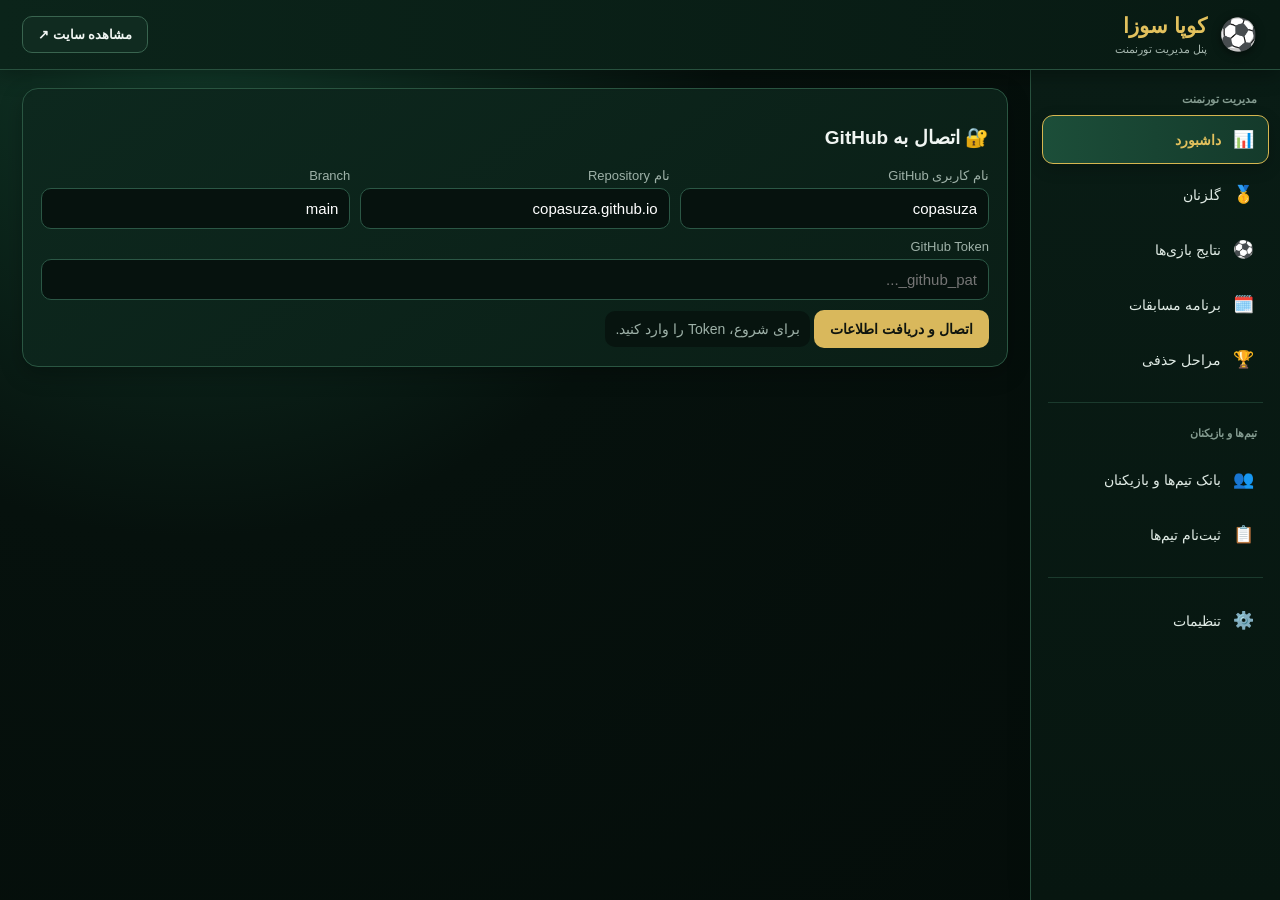
<file: admin/index.html>
<!doctype html>
<html lang="fa" dir="rtl">
<head>
<meta charset="utf-8">
<meta name="viewport" content="width=device-width,initial-scale=1">
<title>پنل مدیریتی کوپا سوزا</title>
<style>
:root{--bg:#06110d;--side:#081a13;--card:#0c241b;--line:#28513e;--gold:#e2c15d;--text:#f3f7f4;--muted:#a7b8b0;--active:#1b4d39;--soft:#102b20}
*{box-sizing:border-box}body{margin:0;background:radial-gradient(circle at 15% 0%,#123c2b 0,#06110d 38%,#040c09 100%);color:var(--text);font-family:Tahoma,Vazirmatn,sans-serif;height:100vh;height:100dvh;overflow:hidden}.shell{height:100vh;height:100dvh;display:flex;flex-direction:column}.head{height:70px;flex:0 0 70px;background:linear-gradient(90deg,#0b241a,#081a13);border-bottom:1px solid var(--line);display:flex;align-items:center;justify-content:space-between;padding:0 22px;position:relative;z-index:5;box-shadow:0 4px 20px #0005}.brand{display:flex;align-items:center;gap:12px}.brand .ball{font-size:31px;filter:drop-shadow(0 2px 4px #0008)}.brand strong{color:var(--gold);font-size:21px}.brand small{display:block;color:var(--muted);font-size:11px;margin-top:5px}.head-actions{display:flex;gap:9px;align-items:center}.view{display:inline-flex;align-items:center;text-decoration:none;color:#f1f6f3;background:var(--soft);border:1px solid #39644f;padding:10px 15px;border-radius:10px;font-weight:700;font-size:13px;transition:.2s}.view:hover{background:#17402f;border-color:var(--gold)}.toggle{display:none;border:1px solid var(--line);background:#10291f;color:var(--gold);border-radius:10px;padding:8px 11px;font-size:19px}.body{display:flex;min-height:0;flex:1}.side{width:250px;flex:0 0 250px;background:linear-gradient(180deg,#091c15,#071610);border-left:1px solid var(--line);padding:17px 11px;overflow:auto;box-shadow:8px 0 30px #0003}.side-title{color:#849b90;font-size:11px;font-weight:700;padding:6px 12px 9px}.nav{display:flex;flex-direction:column;gap:6px}.nav button{border:1px solid transparent;background:transparent;color:#e0ebe5;text-align:right;padding:13px 14px;border-radius:11px;font:inherit;font-size:14px;cursor:pointer;display:flex;align-items:center;gap:11px;transition:.18s}.nav button span{font-size:17px;width:22px;text-align:center}.nav button:hover{background:#102b20;border-color:#244936}.nav button.active{background:linear-gradient(90deg,#1c4e39,#143a2b);border-color:#d6b650;color:var(--gold);font-weight:800;box-shadow:0 5px 16px #0003}.divider{height:1px;background:#1b3a2d;margin:12px 6px}.content{min-width:0;flex:1;position:relative;background:transparent}iframe{border:0;width:100%;height:100%;display:block;background:transparent}.mobile-shade{display:none}
@media(max-width:800px){.head{height:62px;flex-basis:62px;padding:0 12px}.toggle{display:block}.head .view{display:none}.side{position:absolute;z-index:20;right:0;top:62px;bottom:0;width:270px;transform:translateX(105%);transition:.22s;box-shadow:-12px 0 40px #0009}.side.open{transform:translateX(0)}.mobile-shade{position:absolute;inset:62px 0 0;background:#0009;z-index:19}.mobile-shade.show{display:block}.brand strong{font-size:17px}.brand small{font-size:10px}}
</style>
</head>
<body>
<div class="shell">
<header class="head">
  <div class="brand"><span class="ball">⚽</span><div><strong>کوپا سوزا</strong><small>پنل مدیریت تورنمنت</small></div></div>
  <div class="head-actions"><a class="view" href="../" target="_blank">مشاهده سایت ↗</a><button class="toggle" id="menuToggle">☰</button></div>
</header>
<div class="body">
  <aside class="side" id="side">
    <div class="side-title">مدیریت تورنمنت</div>
    <div class="nav">
      <button data-tab="dashboard" class="active"><span>📊</span> داشبورد</button>
      <button data-tab="scorers"><span>🥇</span> گلزنان</button>
      <button data-tab="matches"><span>⚽</span> نتایج بازی‌ها</button>
      <button data-tab="schedule"><span>🗓️</span> برنامه مسابقات</button>
      <button data-tab="knockout"><span>🏆</span> مراحل حذفی</button>
      <div class="divider"></div>
      <div class="side-title">تیم‌ها و بازیکنان</div>
      <button data-tab="players"><span>👥</span> بانک تیم‌ها و بازیکنان</button>
      <button data-section="registration"><span>📋</span> ثبت‌نام تیم‌ها</button>
      <div class="divider"></div>
      <button data-tab="settings"><span>⚙️</span> تنظیمات</button>
    </div>
  </aside>
  <div class="mobile-shade" id="shade"></div>
  <main class="content"><iframe id="legacy" src="app.html?v=20261022-scoreselect3" title="پنل مدیریت کوپا سوزا"></iframe></main>
</div>
</div>
<script>
const frame=document.getElementById('legacy'),side=document.getElementById('side'),toggle=document.getElementById('menuToggle'),shade=document.getElementById('shade');
function closeMenu(){side.classList.remove('open');shade.classList.remove('show')}
toggle.onclick=()=>{side.classList.toggle('open');shade.classList.toggle('show')};shade.onclick=closeMenu;
function enhanceLegacy(){
 const d=frame.contentDocument;if(!d)return;
 d.querySelectorAll('.tabs').forEach(x=>x.style.display='none');
 d.body.style.overflow='auto';d.body.style.background='transparent';d.body.style.fontFamily='Tahoma,Vazirmatn,sans-serif';d.body.style.fontSize='15px';
 const style=d.createElement('style');
 style.textContent=`
   .wrap{max-width:none!important;padding:18px 22px!important}
   .card{background:linear-gradient(145deg,#0d281e,#0a1e16)!important;border-color:#2a5642!important;border-radius:16px!important;box-shadow:0 7px 22px #0004!important}
   .card h3{font-size:19px!important;color:#f0f5f2}
   .card h4{font-size:15px!important}
   .small{font-size:12px!important;color:#a7b8b0!important}
   .notice,.status{font-size:14px!important;line-height:1.9!important}
   .field label,.matchlabel,.ko-label{font-size:13px!important}
   .field input,.field select,.field textarea{font-size:15px!important;padding:11px!important}
   .btn{font-size:14px!important;padding:11px 16px!important}
   .matchrow{padding:16px 0 20px!important;margin-bottom:14px!important;border:1px solid #28513e!important;border-radius:14px!important;background:#0a2017!important;box-shadow:0 4px 14px #0003!important}
   .matchrow>*{margin-left:14px!important;margin-right:14px!important}
   .matchtop{font-size:14px!important;gap:9px!important}
   .matchextra{gap:12px!important;margin-top:14px!important}
   .matchhint,.ko-hint{font-size:13px!important}
   .reg-table th{font-size:13px!important}.reg-table td{font-size:14px!important}
   .roster-table th,.roster-table td{font-size:14px!important}
   .player-picker-row select{font-size:14px!important}
   .matchrow .scorers,.matchrow [class*="scorer"],.matchrow [id*="scorer"],.matchrow [id*="goal"]{order:-10}
   .matchrow .cards,.matchrow [class*="card"],.matchrow [id*="card"],.matchrow [class*="yellow"],.matchrow [class*="red"]{order:20}
   @media(max-width:800px){.matchtop{grid-template-columns:1fr 1fr!important}.matchextra{grid-template-columns:1fr!important}.matchrow>*{margin-left:10px!important;margin-right:10px!important}}
 `;
 d.head.appendChild(style);
 const wrap=d.querySelector('.wrap');if(wrap){wrap.style.maxWidth='none';wrap.style.padding='18px 22px'}
 const oldTop=d.querySelector('.wrap > .top');if(oldTop)oldTop.style.display='none';
 function tidyMatches(){
   d.querySelectorAll('.matchrow').forEach(row=>{
     const boxes=[...row.children];
     const scoreBoxes=boxes.filter(el=>/گلزن|گلزنان|scorer|goal/i.test(el.textContent||''));
     const cardBoxes=boxes.filter(el=>/کارت|زرد|قرمز|card|yellow|red/i.test(el.textContent||''));
     scoreBoxes.forEach(el=>{el.style.order='-10'});
     cardBoxes.forEach(el=>{el.style.order='20'});
   });
 }
 function bindMatchSaveButtons(){
   d.querySelectorAll('button').forEach(btn=>{
     if(!/ثبت\s*مسابقه/.test(btn.textContent||''))return;
     if(btn.classList.contains('match-save'))return;
     if(btn.dataset.copaSaveBound)return;
     btn.dataset.copaSaveBound='1';
     btn.addEventListener('click',function(e){
       e.preventDefault();
       e.stopImmediatePropagation();
       const win=d.defaultView;
       if(win && typeof win.saveToGitHub==='function'){
         const status=d.getElementById('status')||d.getElementById('tournamentStatus');
         win.saveToGitHub(status,'ثبت مسابقه');
       }else{
         const saveBtn=d.getElementById('save');
         if(saveBtn)saveBtn.click();
       }
     },true);
   });
 }
 document.querySelectorAll('.nav button[data-tab]').forEach(btn=>{
   btn.onclick=()=>{const target=d.querySelector('.tab[data-tab="'+btn.dataset.tab+'"]');if(target){target.click();setActive(btn);closeMenu();}}
 });
 document.querySelectorAll('.nav button[data-section]').forEach(btn=>{btn.onclick=()=>{const el=d.getElementById('registrationList')||d.getElementById('registrationsList');if(el)el.scrollIntoView({behavior:'smooth'});closeMenu()}});
 const observer=new MutationObserver(()=>{syncActive();tidyMatches();bindMatchSaveButtons()});const tabs=d.querySelector('.tabs');if(tabs)observer.observe(tabs,{subtree:true,childList:true,attributes:true,attributeFilter:['class']});
 const list=d.getElementById('matchesList');if(list){new MutationObserver(()=>{tidyMatches();bindMatchSaveButtons()}).observe(list,{subtree:true,childList:true});}
 bindMatchSaveButtons();
 tidyMatches();syncActive();
}
function setActive(btn){document.querySelectorAll('.nav button[data-tab]').forEach(x=>x.classList.remove('active'));btn.classList.add('active')}
function syncActive(){const d=frame.contentDocument;if(!d)return;const active=d.querySelector('.tab.active');if(active){const b=document.querySelector('.nav button[data-tab="'+active.dataset.tab+'"]');if(b)setActive(b)}}
frame.addEventListener('load',()=>setTimeout(enhanceLegacy,50));
</script>
</body>
</html>
</file>
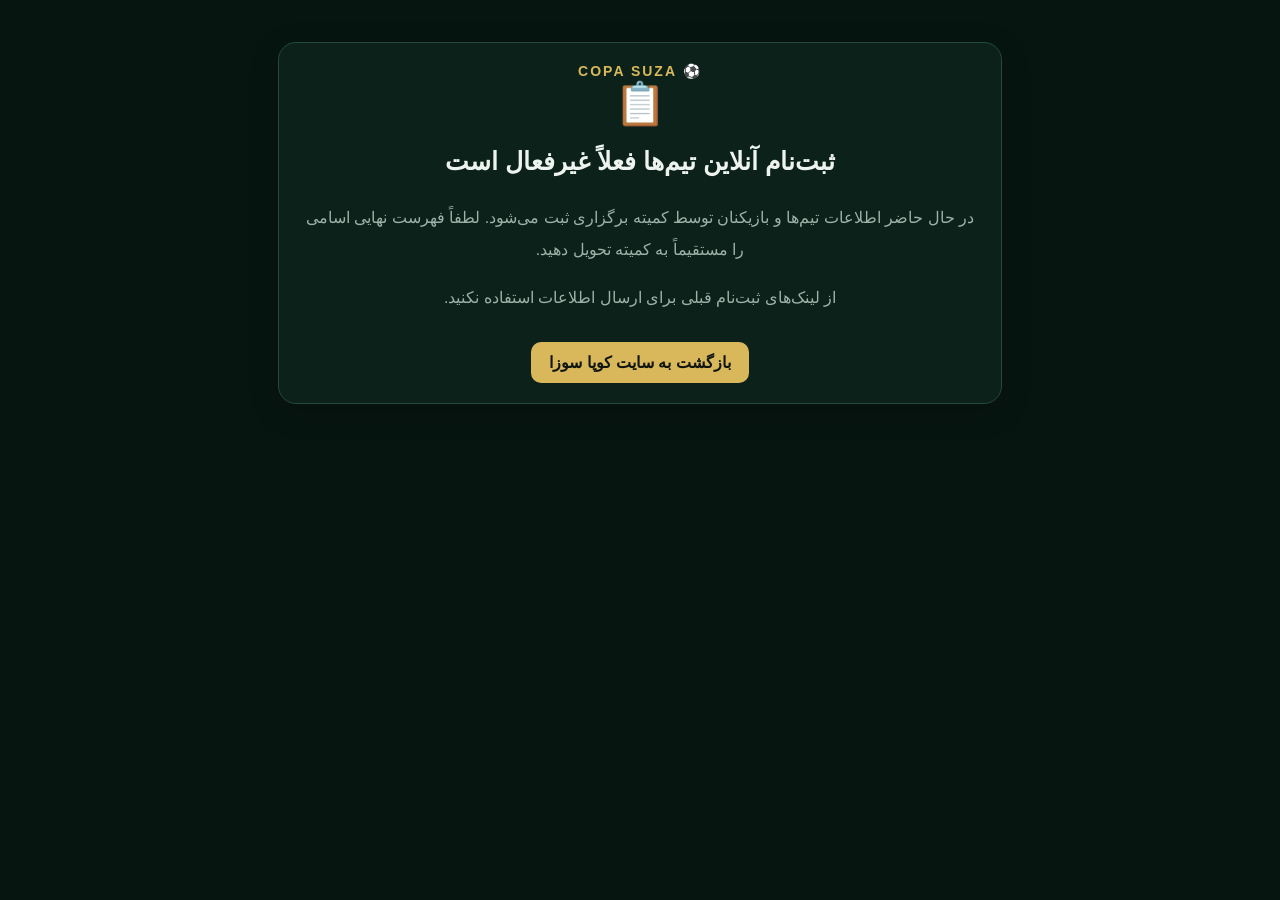
<file: register/index.html>
<!doctype html>
<html lang="fa" dir="rtl">
<head>
  <meta charset="utf-8">
  <meta name="viewport" content="width=device-width,initial-scale=1">
  <title>ثبت‌نام آنلاین فعلاً غیرفعال است | کوپا سوزا</title>
  <link rel="stylesheet" href="style.css">
  <style>
    .disabled-note{max-width:760px;margin:24px auto;text-align:center}
    .disabled-note h1{line-height:1.9}
    .disabled-note p{line-height:2}
    .disabled-symbol{font-size:42px}
    .home-link{display:inline-block;margin-top:12px;text-decoration:none;padding:11px 18px;border-radius:10px;background:#d9b85c;color:#10150f;font-weight:800}
  </style>
</head>
<body>
  <main class="page disabled-note">
    <section class="card hero">
      <div class="brand">⚽ COPA SUZA</div>
      <div class="disabled-symbol">📋</div>
      <h1>ثبت‌نام آنلاین تیم‌ها فعلاً غیرفعال است</h1>
      <p>در حال حاضر اطلاعات تیم‌ها و بازیکنان توسط کمیته برگزاری ثبت می‌شود. لطفاً فهرست نهایی اسامی را مستقیماً به کمیته تحویل دهید.</p>
      <p class="hint">از لینک‌های ثبت‌نام قبلی برای ارسال اطلاعات استفاده نکنید.</p>
      <a class="home-link" href="../">بازگشت به سایت کوپا سوزا</a>
    </section>
  </main>
</body>
</html>
</file>
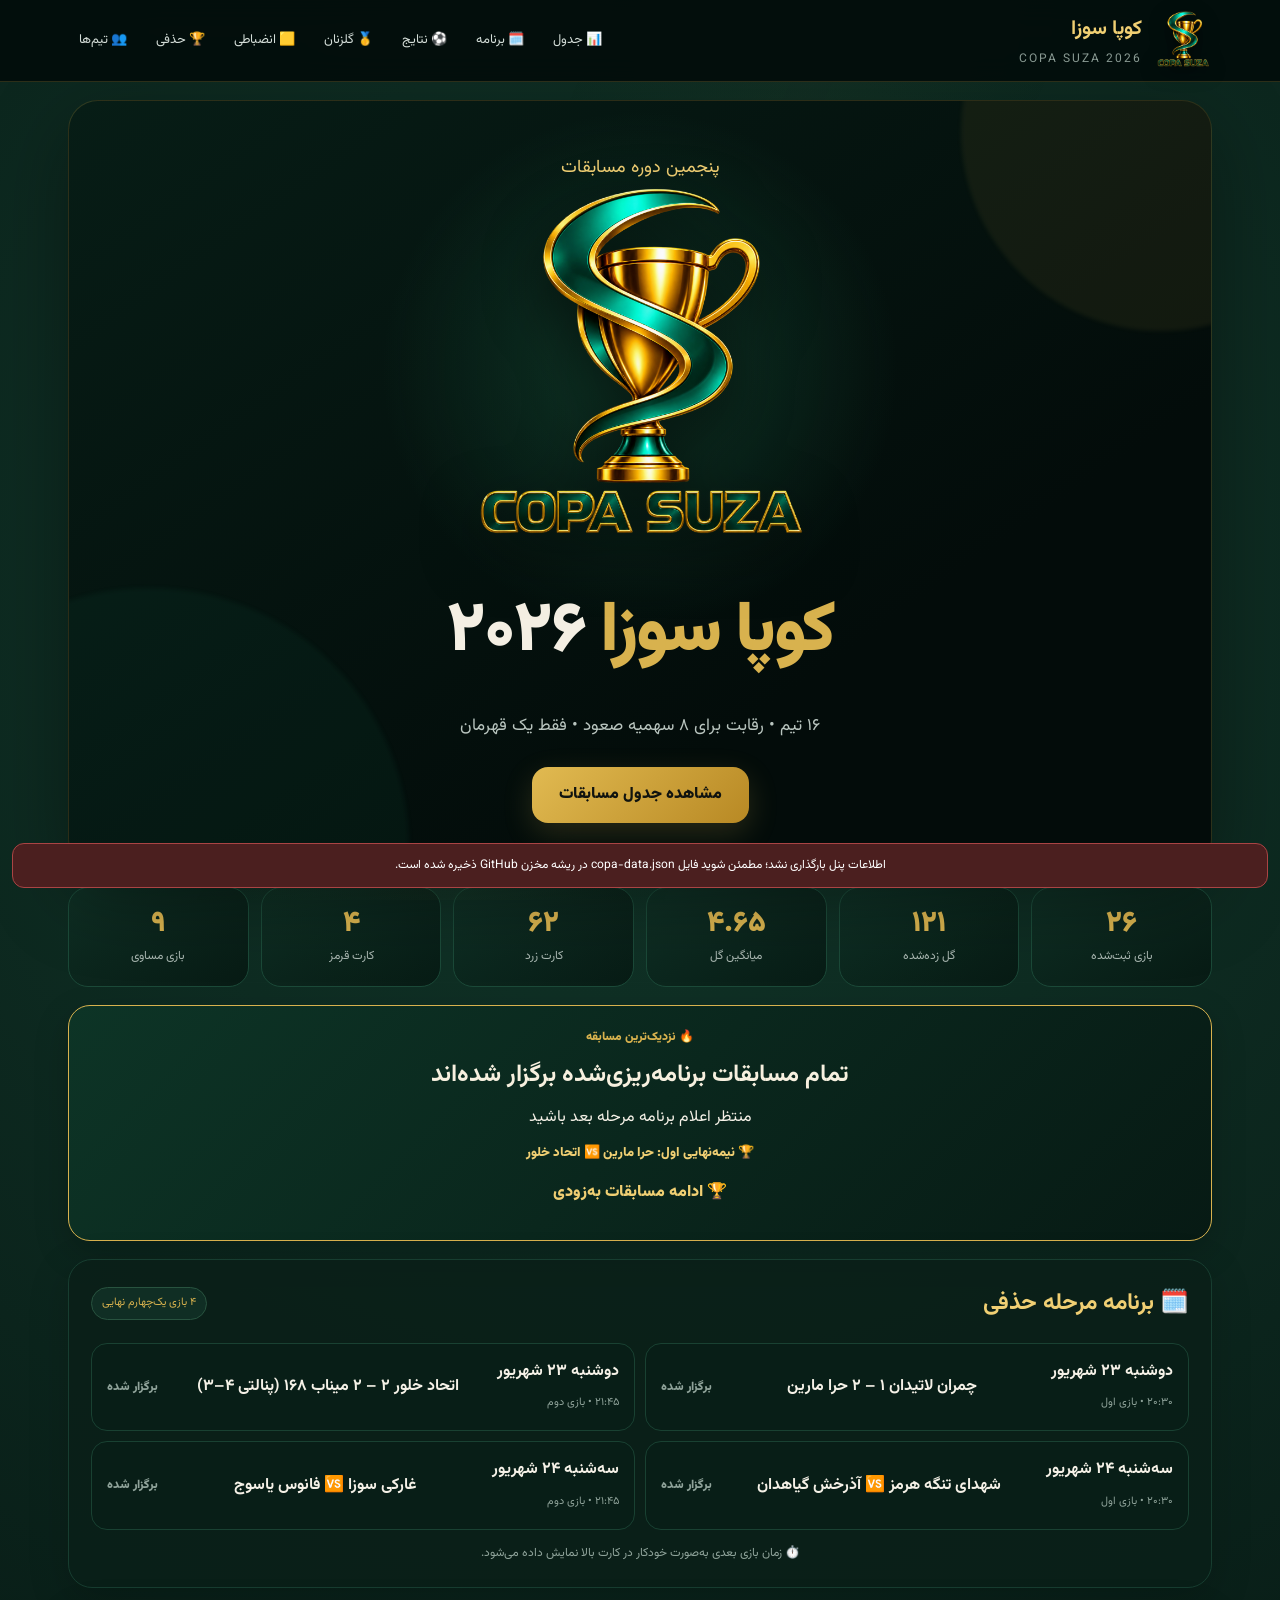
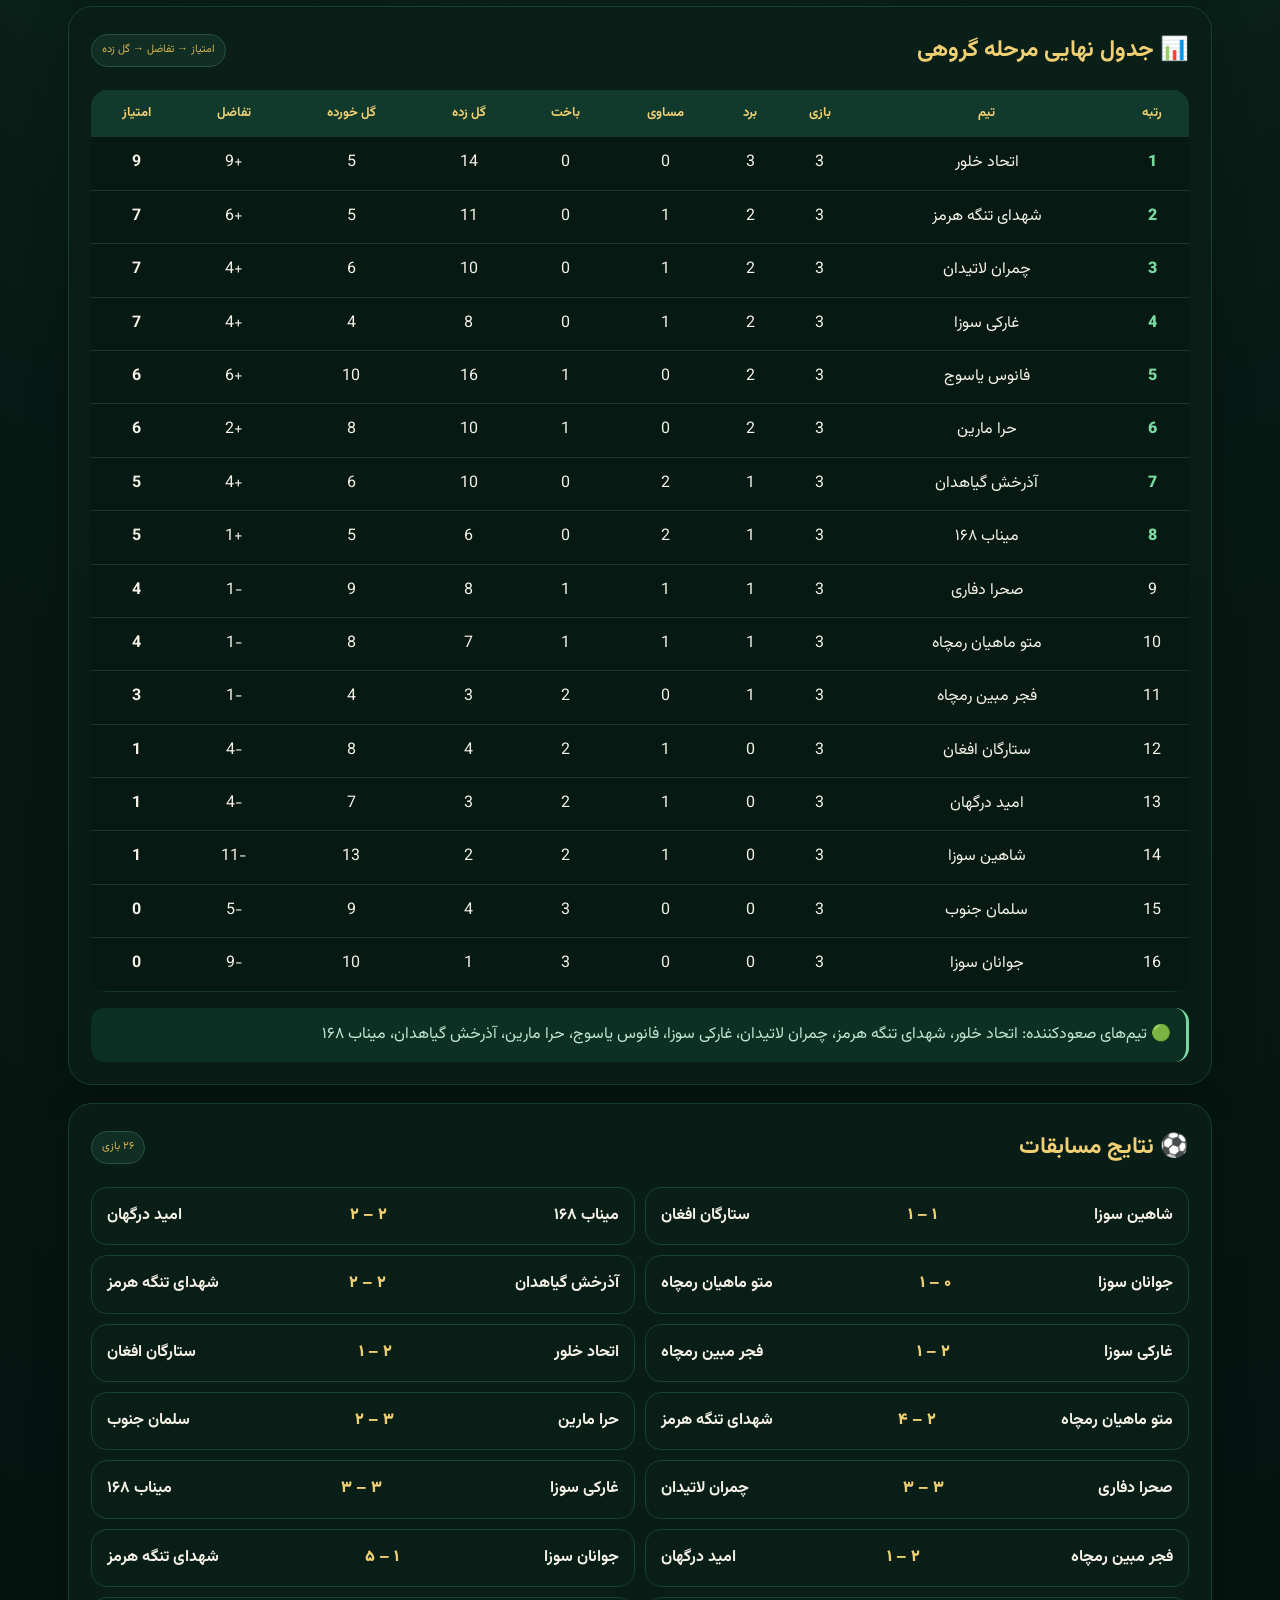
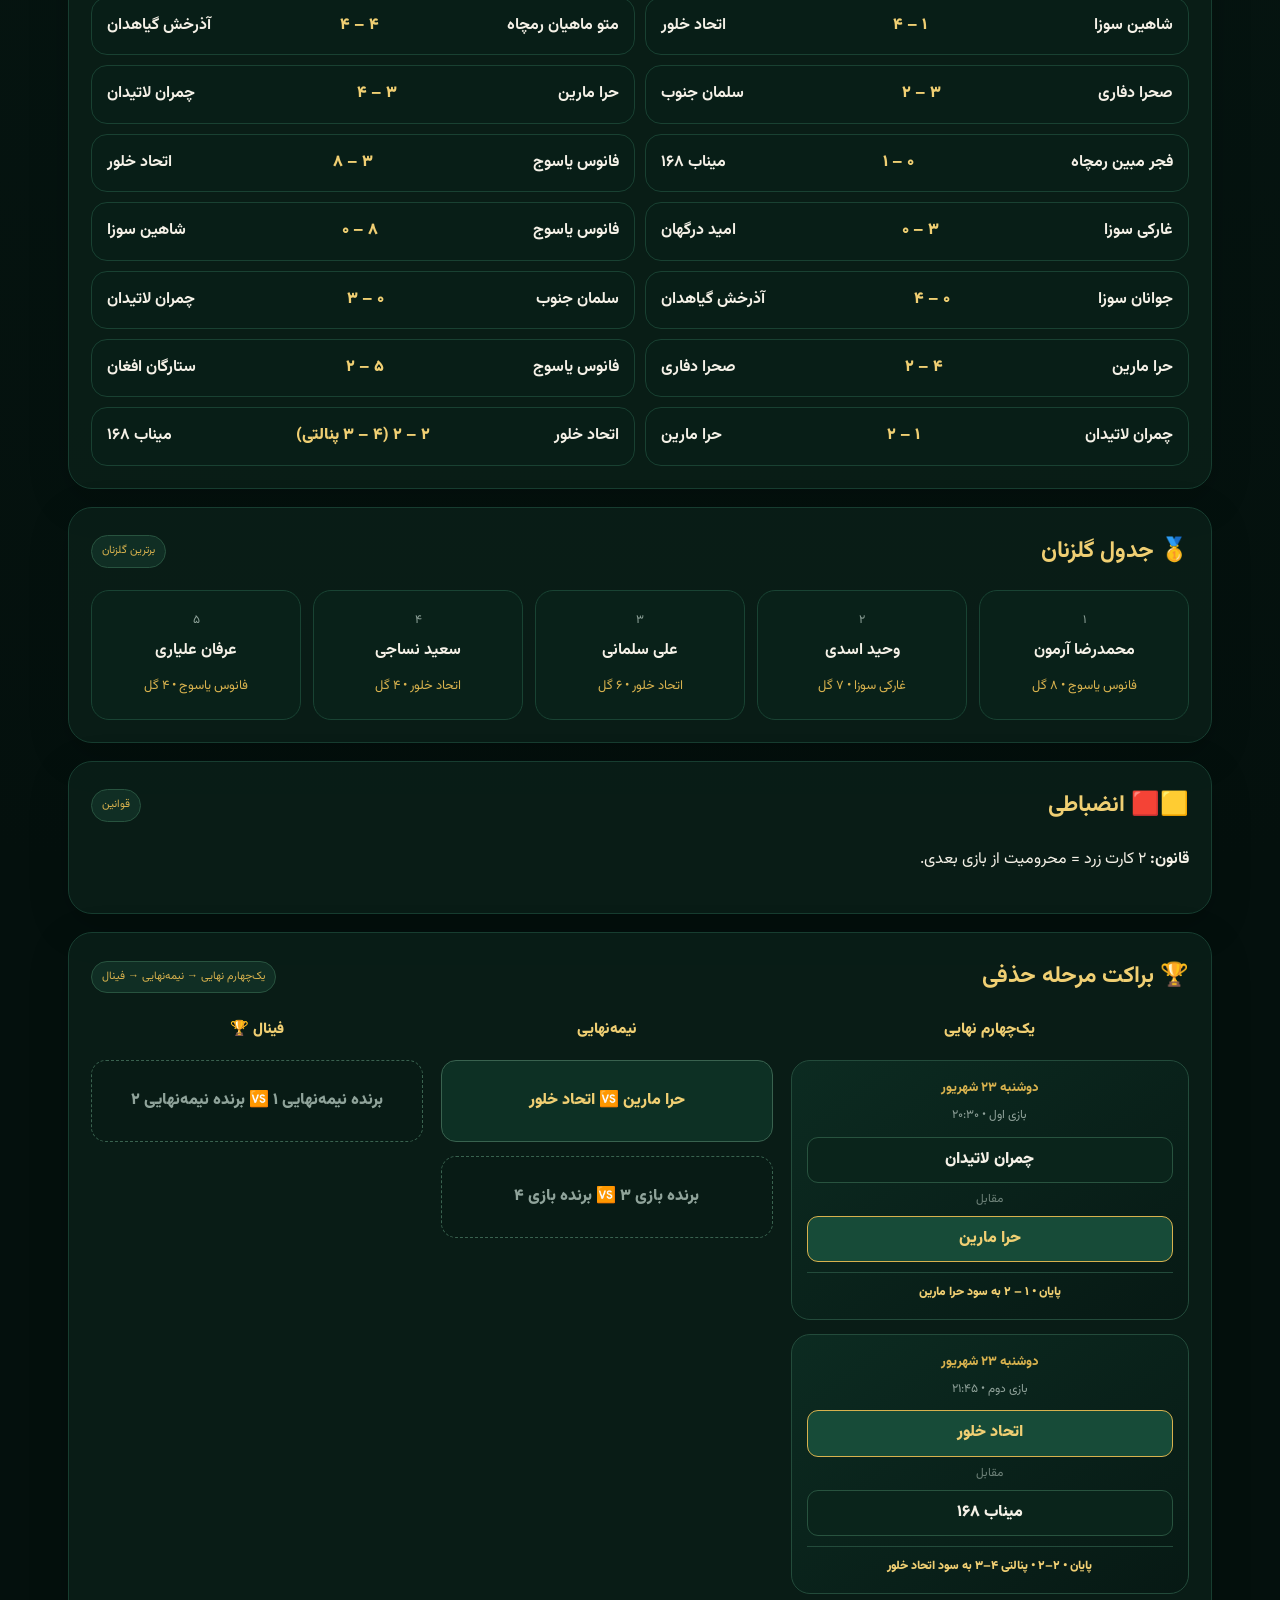
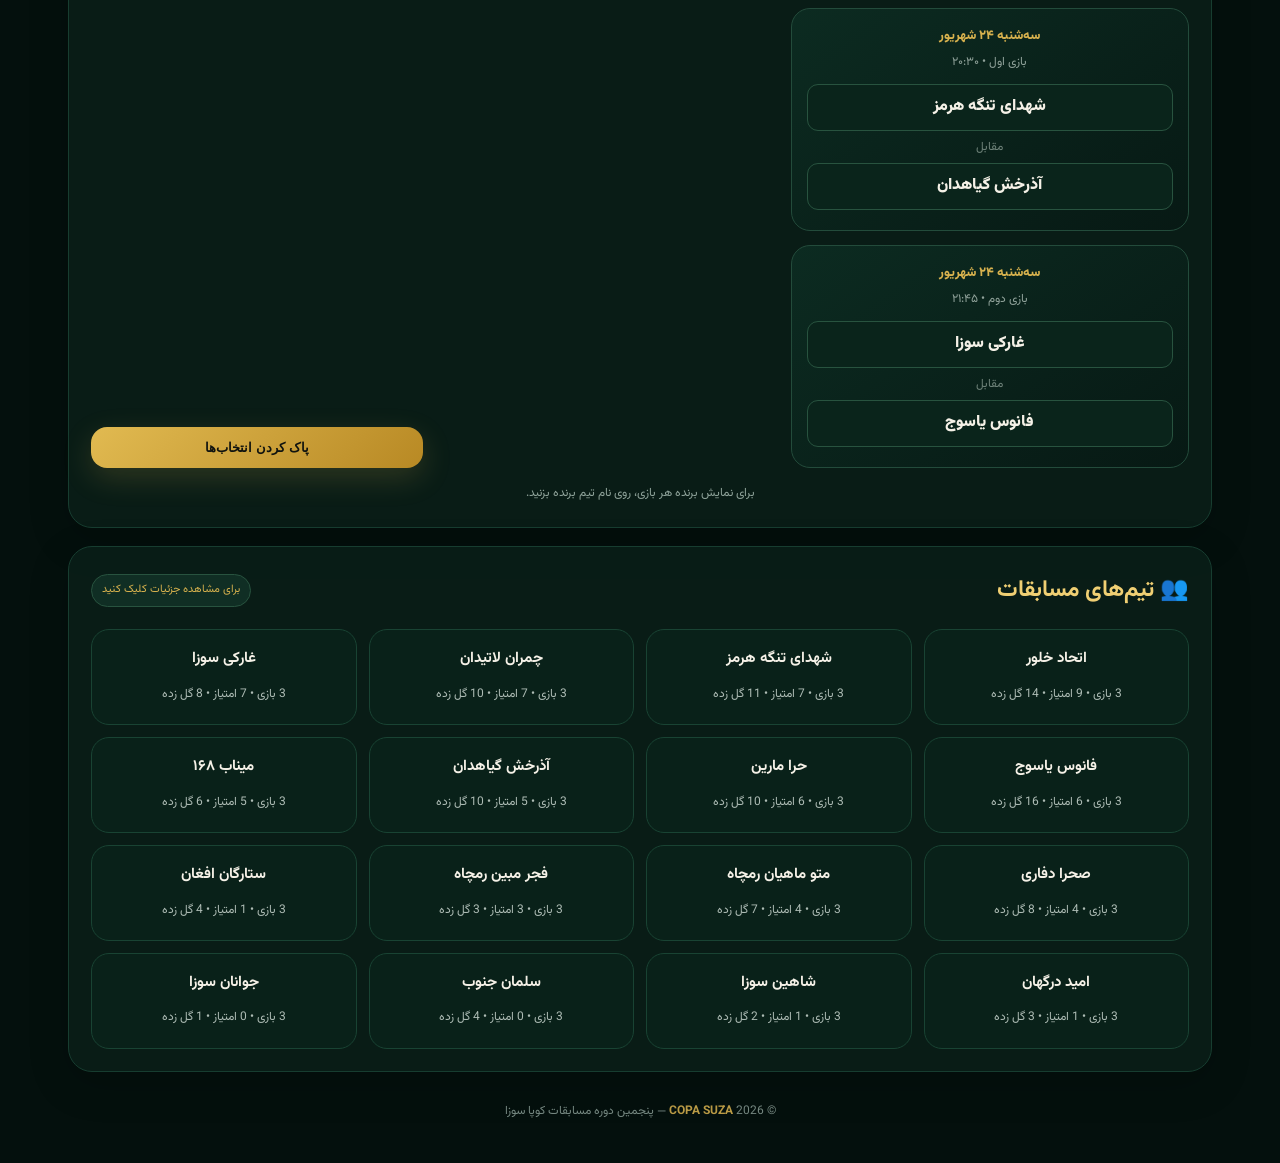
<file: copa-index-dynamic-v11.html>
<!doctype html>
<html lang="fa" dir="rtl">
<head>
<meta charset="utf-8">
<meta name="viewport" content="width=device-width,initial-scale=1,viewport-fit=cover">
<meta name="theme-color" content="#06110e">
<title>کوپا سوزا ۲۰۲۶ | Copa Suza</title>
<link rel="preconnect" href="https://fonts.googleapis.com"><link rel="preconnect" href="https://fonts.gstatic.com" crossorigin><link href="https://fonts.googleapis.com/css2?family=Vazirmatn:wght@100..900&display=swap" rel="stylesheet">
<style>
:root{--bg:#04100d;--bg2:#071914;--card:rgba(10,31,24,.86);--line:rgba(210,177,75,.20);--gold:#d8b24e;--gold2:#f0cf73;--text:#f5f1e7;--muted:#aebcb5;--green:#0d3a2b;--green2:#124d39;--success:#78d9a0}
*{box-sizing:border-box}html{scroll-behavior:smooth}body{margin:0;background:radial-gradient(circle at 50% 10%,#12372a 0,#071914 28%,#04100d 65%);color:var(--text);font-family:'Vazirmatn',Tahoma,Arial,sans-serif;line-height:1.9}body:before{content:"";position:fixed;inset:0;pointer-events:none;background:linear-gradient(115deg,transparent 35%,rgba(216,178,78,.025) 50%,transparent 65%)}
a{color:inherit;text-decoration:none}.wrap{max-width:1180px;margin:auto;padding:0 18px 35px}
.topbar{position:sticky;top:0;z-index:20;background:rgba(3,13,11,.92);backdrop-filter:blur(14px);border-bottom:1px solid var(--line)}.topin{max-width:1180px;margin:auto;min-height:76px;padding:10px 18px;display:flex;align-items:center;justify-content:space-between;gap:18px}.brand{display:flex;align-items:center;gap:12px}.brand img{width:58px;height:58px;object-fit:contain;filter:drop-shadow(0 5px 10px rgba(0,0,0,.45))}.brandtext strong{display:block;color:var(--gold2);font-size:20px}.brandtext span{display:block;color:#899a93;font-size:12px;letter-spacing:2px;direction:ltr}.nav{display:flex;gap:7px;flex-wrap:wrap;justify-content:center}.nav a{padding:7px 11px;border-radius:12px;color:#d4ddd8;font-size:13px}.nav a:hover{background:#12372b;color:var(--gold2)}
.hero{position:relative;overflow:hidden;margin-top:18px;border:1px solid var(--line);border-radius:30px;min-height:590px;background:radial-gradient(circle at 50% 35%,rgba(28,100,70,.42),transparent 34%),linear-gradient(145deg,#071d16,#030c0a 70%);display:flex;align-items:center;justify-content:center;text-align:center;box-shadow:0 25px 80px rgba(0,0,0,.35)}.hero:before,.hero:after{content:"";position:absolute;border-radius:50%;filter:blur(2px);pointer-events:none}.hero:before{width:520px;height:520px;background:rgba(21,94,66,.12);left:-180px;bottom:-240px}.hero:after{width:400px;height:400px;background:rgba(216,178,78,.07);right:-150px;top:-170px}.hero-content{position:relative;z-index:2;padding:45px 20px}.hero-logo{width:min(430px,82vw);max-height:365px;object-fit:contain;filter:drop-shadow(0 20px 28px rgba(0,0,0,.5));margin-bottom:5px}.eyebrow{color:var(--gold2);font-size:18px;margin:5px 0 0}.hero h1{margin:0;font-size:clamp(38px,7vw,70px);font-weight:900;color:#f4efe3;letter-spacing:-2px}.hero h1 b{color:var(--gold);font-weight:900}.subtitle{color:#b9c5bf;font-size:17px;margin:10px 0 24px}.cta{display:inline-flex;align-items:center;justify-content:center;background:linear-gradient(135deg,#e1ba51,#b88924);color:#10130f;font-weight:900;padding:13px 27px;border-radius:16px;box-shadow:0 10px 30px rgba(216,178,78,.18);transition:.2s}.cta:hover{transform:translateY(-2px)}
.stats{display:grid;grid-template-columns:repeat(6,1fr);gap:12px;margin:18px 0}.statcard{background:linear-gradient(145deg,rgba(15,47,36,.9),rgba(7,25,19,.9));border:1px solid #1b4938;border-radius:20px;padding:18px 10px;text-align:center}.num{font-size:29px;color:var(--gold);font-weight:900;line-height:1.25}.label{font-size:12px;color:#aab8b2;margin-top:3px}
.section{margin-top:18px;background:var(--card);border:1px solid #173d30;border-radius:24px;padding:22px;box-shadow:0 12px 40px rgba(0,0,0,.18)}.section-title{display:flex;align-items:center;justify-content:space-between;gap:12px;margin:0 0 17px}.section-title h2{margin:0;color:var(--gold2);font-size:23px}.tag{font-size:11px;color:var(--gold);background:#102e24;border:1px solid #28533f;border-radius:30px;padding:5px 10px;white-space:nowrap}
.table-wrap{overflow-x:auto;border-radius:16px}table{width:100%;min-width:720px;border-collapse:collapse;background:#071913}th,td{padding:11px 8px;border-bottom:1px solid #17372d;text-align:center;white-space:nowrap}th{background:#123a2c;color:var(--gold2);font-size:13px}tbody tr:hover{background:#0c261d}tbody tr:nth-child(-n+8) td:first-child{color:var(--success);font-weight:900}.qualified{margin:16px 0 0;padding:12px 15px;border-radius:14px;background:#0d3024;color:#bfe5ce;border-right:3px solid var(--success)}
.matches{display:grid;grid-template-columns:repeat(2,1fr);gap:10px}.schedule-status{color:var(--gold);font-size:12px;font-weight:900;white-space:nowrap}.match small{color:#8fa39a;font-size:11px}.match{display:flex;align-items:center;justify-content:space-between;gap:8px;padding:13px 15px;background:#081e17;border:1px solid #194132;border-radius:16px;flex-wrap:wrap}.match-details{display:grid!important;grid-template-columns:1fr 1fr!important;gap:12px!important;width:100%!important;flex-basis:100%!important;margin-top:10px!important}.match-team-details{background:#061812;border:1px solid #194132;border-radius:13px;padding:12px;text-align:right;min-width:0;display:block!important}.match-team-details h4{margin:0 0 7px;color:var(--gold2);font-size:13px}.match-team-details .detail{font-size:11px;color:#b9c7c1;line-height:1.9}.match-team-details .detail b{color:#f3eee2}.match-team-details .cards-line{margin-top:4px;font-weight:700}.match-team-details .cards-line b{font-weight:900}.match-team-details .empty{color:#71847c}.team{font-weight:700}.score{font-weight:900;color:var(--gold2);white-space:nowrap}.cards{display:grid;grid-template-columns:repeat(5,1fr);gap:12px}.player{background:#092119;border:1px solid #194333;border-radius:18px;padding:18px;text-align:center}.player .rank{font-size:12px;color:#8fa39a}.player b{display:block;color:#f5f1e7;font-size:16px;margin:4px 0}.player span{color:var(--gold);font-size:13px}.list{margin:0;padding-right:22px}.list li{padding:6px 0;color:#d6dfda}.bracket{display:grid;grid-template-columns:1.2fr 1fr 1fr;gap:18px;align-items:stretch}.round{display:flex;flex-direction:column;gap:14px}.round-title{color:var(--gold2);font-weight:900;text-align:center;font-size:15px;margin-bottom:2px}.game{background:linear-gradient(145deg,#0c2b21,#071914);border:1px solid #234b3b;border-radius:19px;padding:15px;text-align:center}.game .date{color:var(--gold);font-size:13px;font-weight:800}.game .time{font-size:12px;color:#91a39b;margin:3px 0 10px}.qf-result{margin-top:10px;padding-top:9px;border-top:1px solid #234b3b;color:var(--gold2);font-size:12px;font-weight:900;line-height:1.8}.game .teams{font-size:17px;font-weight:900;line-height:1.8}.game .vs{color:#6e8279;font-size:12px}.team-btn{display:block;width:100%;border:1px solid #28533f;background:#0a241b;color:var(--text);border-radius:11px;padding:7px 8px;margin:5px 0;font:inherit;font-weight:900;cursor:pointer}.team-btn:hover,.team-btn.selected{background:#174b38;color:var(--gold2);border-color:var(--gold)}.winner-slot{min-height:82px;display:flex;align-items:center;justify-content:center;border:1px dashed #39624f;border-radius:15px;background:#081b15;color:#8fa39a;padding:10px;text-align:center;font-weight:900}.winner-slot.filled{border-style:solid;color:var(--gold2);background:#0d3024}.next-card{margin:18px 0 0;background:linear-gradient(135deg,#0d3426,#071a14);border:1px solid var(--gold);border-radius:22px;padding:20px;text-align:center;box-shadow:0 12px 35px rgba(0,0,0,.2)}.next-card .kicker{color:var(--gold);font-size:12px;font-weight:900}.next-card h3{margin:4px 0;color:#f7f0df;font-size:24px}.countdown{display:flex;justify-content:center;gap:10px;flex-wrap:wrap;margin:12px 0}.countbox{min-width:72px;background:#06150f;border:1px solid #28533f;border-radius:13px;padding:8px}.countbox b{display:block;font-size:24px;color:var(--gold2);line-height:1.2}.countbox span{font-size:10px;color:#8fa39a}.teams-grid{display:grid;grid-template-columns:repeat(4,1fr);gap:12px}.team-card{background:#092119;border:1px solid #194333;border-radius:18px;padding:15px;text-align:center;cursor:pointer;transition:.2s}.team-card:hover{transform:translateY(-2px);border-color:var(--gold)}.team-card b{display:block;color:#f5f1e7;font-size:15px;margin-bottom:5px}.team-card span{font-size:12px;color:#aebcb5}.modal{display:none;position:fixed;inset:0;z-index:50;background:rgba(0,0,0,.72);padding:20px;align-items:center;justify-content:center}.modal.open{display:flex}.modal-box{width:min(700px,100%);max-height:88vh;overflow:auto;background:#071913;border:1px solid var(--gold);border-radius:24px;padding:22px;position:relative}.modal-close{position:absolute;left:14px;top:10px;background:none;border:0;color:#c7d0cb;font-size:26px;cursor:pointer}.modal-box h3{margin:0 35px 4px 0;color:var(--gold2);font-size:26px}.team-summary{display:grid;grid-template-columns:repeat(4,1fr);gap:8px;margin:15px 0}.mini-stat{background:#0a241b;border:1px solid #194333;border-radius:12px;padding:9px;text-align:center}.mini-stat b{display:block;color:var(--gold2);font-size:18px}.mini-stat span{font-size:10px;color:#8fa39a}.team-matches{display:grid;gap:8px}.team-matches .match{background:#081e17}
footer{text-align:center;color:#758780;padding:28px 10px 5px;font-size:12px}footer strong{color:#b99a45}
@media(max-width:900px){.stats{grid-template-columns:repeat(3,1fr)}.cards{grid-template-columns:repeat(2,1fr)}.bracket{grid-template-columns:1fr}.teams-grid{grid-template-columns:repeat(2,1fr)}.nav{display:none}.topin{justify-content:center}.brandtext{text-align:right}}
@media(max-width:620px){.wrap{padding:0 11px 28px}.topin{min-height:70px}.brand img{width:50px;height:50px}.brandtext strong{font-size:17px}.hero{min-height:610px;border-radius:25px;margin-top:12px}.hero-content{padding:30px 10px}.hero-logo{width:min(390px,92vw);max-height:340px}.eyebrow{font-size:16px}.hero h1{font-size:42px}.subtitle{font-size:14px}.stats{grid-template-columns:repeat(2,1fr)}.statcard{padding:15px 8px}.section{padding:17px 13px;border-radius:20px}.section-title h2{font-size:19px}.matches{grid-template-columns:1fr}.cards{grid-template-columns:1fr}.bracket{grid-template-columns:1fr}.game .teams{font-size:16px}.match-details{grid-template-columns:1fr!important}.teams-grid{grid-template-columns:1fr 1fr}.team-summary{grid-template-columns:repeat(2,1fr)}.countbox{min-width:65px}}
</style>
</head>
<body>
<div class="topbar"><div class="topin">
  <a class="brand" href="#top"><img src="copa-suza-logo.png" alt="لوگوی کوپا سوزا"><div class="brandtext"><strong>کوپا سوزا</strong><span>COPA SUZA 2026</span></div></a>
  <nav class="nav"><a href="#table">📊 جدول</a><a href="#schedule">🗓️ برنامه</a><a href="#matches">⚽ نتایج</a><a href="#scorers">🥇 گلزنان</a><a href="#discipline">🟨 انضباطی</a><a href="#quarter-finals">🏆 حذفی</a><a href="#teams">👥 تیم‌ها</a></nav>
</div></div>

<main class="wrap" id="top">
<section class="hero">
 <div class="hero-content">
   <div class="eyebrow">پنجمین دوره مسابقات</div>
   <img class="hero-logo" src="copa-suza-logo.png" alt="Copa Suza">
   <h1><b>کوپا سوزا</b> ۲۰۲۶</h1>
   <p class="subtitle">۱۶ تیم • رقابت برای ۸ سهمیه صعود • فقط یک قهرمان</p>
   <a class="cta" href="#table">مشاهده جدول مسابقات</a>
 </div>
</section>

<section class="stats">
 <div class="statcard"><div class="num">۲۶</div><div class="label">بازی ثبت‌شده</div></div>
 <div class="statcard"><div class="num">۱۲۱</div><div class="label">گل زده‌شده</div></div>
 <div class="statcard"><div class="num">۴.۶۵</div><div class="label">میانگین گل</div></div>
 <div class="statcard"><div class="num">۶۲</div><div class="label">کارت زرد</div></div>
 <div class="statcard"><div class="num">۴</div><div class="label">کارت قرمز</div></div>
 <div class="statcard"><div class="num">۹</div><div class="label">بازی مساوی</div></div>
</section>

<section class="next-card" id="next-match">
 <div class="kicker">🔥 نزدیک‌ترین مسابقه</div>
 <h3 id="next-title">شهدای تنگه هرمز 🆚 آذرخش گیاهدان</h3>
 <div id="next-date">سه‌شنبه ۲۴ شهریور • ساعت ۲۰:۳۰</div>
 <div style="margin-top:8px;color:var(--gold2);font-size:13px;font-weight:900">🏆 نیمه‌نهایی اول: حرا مارین 🆚 اتحاد خلور</div>
 <div class="countdown" id="countdown"><div class="countbox"><b>--</b><span>روز</span></div><div class="countbox"><b>--</b><span>ساعت</span></div><div class="countbox"><b>--</b><span>دقیقه</span></div><div class="countbox"><b>--</b><span>ثانیه</span></div></div>
</section>

<section class="section" id="schedule"><div class="section-title"><h2>🗓️ برنامه مرحله حذفی</h2><span class="tag">۴ بازی یک‌چهارم نهایی</span></div>
<div class="matches" id="schedule-list">
<div class="match"><span><b>دوشنبه ۲۳ شهریور</b><br><small>۲۰:۳۰ • بازی اول</small></span><span class="team">چمران لاتیدان ۱ – ۲ حرا مارین</span><span class="schedule-status">برگزار شده</span></div>
<div class="match"><span><b>دوشنبه ۲۳ شهریور</b><br><small>۲۱:۴۵ • بازی دوم</small></span><span class="team">اتحاد خلور ۲ – ۲ میناب ۱۶۸ (پنالتی ۴–۳)</span><span class="schedule-status">برگزار شده</span></div>
<div class="match"><span><b>سه‌شنبه ۲۴ شهریور</b><br><small>۲۰:۳۰ • بازی اول</small></span><span class="team">شهدای تنگه هرمز 🆚 آذرخش گیاهدان</span><span class="schedule-status">آینده</span></div>
<div class="match"><span><b>سه‌شنبه ۲۴ شهریور</b><br><small>۲۱:۴۵ • بازی دوم</small></span><span class="team">غارکی سوزا 🆚 فانوس یاسوج</span><span class="schedule-status">آینده</span></div>
</div>
<p style="color:#8fa39a;font-size:12px;margin:12px 0 0;text-align:center">⏱️ زمان بازی بعدی به‌صورت خودکار در کارت بالا نمایش داده می‌شود.</p>
</section>

<section class="section" id="table"><div class="section-title"><h2>📊 جدول نهایی مرحله گروهی</h2><span class="tag">امتیاز → تفاضل → گل زده</span></div>
<div class="table-wrap"><table><thead><tr><th>رتبه</th><th>تیم</th><th>بازی</th><th>برد</th><th>مساوی</th><th>باخت</th><th>گل زده</th><th>گل خورده</th><th>تفاضل</th><th>امتیاز</th></tr></thead><tbody>
<tr><td>1</td><td>اتحاد خلور</td><td>3</td><td>3</td><td>0</td><td>0</td><td>14</td><td>5</td><td>+9</td><td><b>9</b></td></tr>
<tr><td>2</td><td>شهدای تنگه هرمز</td><td>3</td><td>2</td><td>1</td><td>0</td><td>11</td><td>5</td><td>+6</td><td><b>7</b></td></tr>
<tr><td>3</td><td>چمران لاتیدان</td><td>3</td><td>2</td><td>1</td><td>0</td><td>10</td><td>6</td><td>+4</td><td><b>7</b></td></tr>
<tr><td>4</td><td>غارکی سوزا</td><td>3</td><td>2</td><td>1</td><td>0</td><td>8</td><td>4</td><td>+4</td><td><b>7</b></td></tr>
<tr><td>5</td><td>فانوس یاسوج</td><td>3</td><td>2</td><td>0</td><td>1</td><td>16</td><td>10</td><td>+6</td><td><b>6</b></td></tr>
<tr><td>6</td><td>حرا مارین</td><td>3</td><td>2</td><td>0</td><td>1</td><td>10</td><td>8</td><td>+2</td><td><b>6</b></td></tr>
<tr><td>7</td><td>آذرخش گیاهدان</td><td>3</td><td>1</td><td>2</td><td>0</td><td>10</td><td>6</td><td>+4</td><td><b>5</b></td></tr>
<tr><td>8</td><td>میناب ۱۶۸</td><td>3</td><td>1</td><td>2</td><td>0</td><td>6</td><td>5</td><td>+1</td><td><b>5</b></td></tr>
<tr><td>9</td><td>صحرا دفاری</td><td>3</td><td>1</td><td>1</td><td>1</td><td>8</td><td>9</td><td>-1</td><td><b>4</b></td></tr>
<tr><td>10</td><td>متو ماهیان رمچاه</td><td>3</td><td>1</td><td>1</td><td>1</td><td>7</td><td>8</td><td>-1</td><td><b>4</b></td></tr>
<tr><td>11</td><td>فجر مبین رمچاه</td><td>3</td><td>1</td><td>0</td><td>2</td><td>3</td><td>4</td><td>-1</td><td><b>3</b></td></tr>
<tr><td>12</td><td>ستارگان افغان</td><td>3</td><td>0</td><td>1</td><td>2</td><td>4</td><td>8</td><td>-4</td><td><b>1</b></td></tr>
<tr><td>13</td><td>امید درگهان</td><td>3</td><td>0</td><td>1</td><td>2</td><td>3</td><td>7</td><td>-4</td><td><b>1</b></td></tr>
<tr><td>14</td><td>شاهین سوزا</td><td>3</td><td>0</td><td>1</td><td>2</td><td>2</td><td>13</td><td>-11</td><td><b>1</b></td></tr>
<tr><td>15</td><td>سلمان جنوب</td><td>3</td><td>0</td><td>0</td><td>3</td><td>4</td><td>9</td><td>-5</td><td><b>0</b></td></tr>
<tr><td>16</td><td>جوانان سوزا</td><td>3</td><td>0</td><td>0</td><td>3</td><td>1</td><td>10</td><td>-9</td><td><b>0</b></td></tr>
</tbody></table></div>
<p class="qualified">🟢 تیم‌های صعودکننده: اتحاد خلور، شهدای تنگه هرمز، چمران لاتیدان، غارکی سوزا، فانوس یاسوج، حرا مارین، آذرخش گیاهدان، میناب ۱۶۸</p>
</section>

<section class="section" id="matches"><div class="section-title"><h2>⚽ نتایج مسابقات</h2><span class="tag">۲۶ بازی</span></div><div class="matches">
<div class="match"><span class="team">شاهین سوزا</span><span class="score">۱ – ۱</span><span class="team">ستارگان افغان</span></div>
<div class="match"><span class="team">میناب ۱۶۸</span><span class="score">۲ – ۲</span><span class="team">امید درگهان</span></div>
<div class="match"><span class="team">جوانان سوزا</span><span class="score">۰ – ۱</span><span class="team">متو ماهیان رمچاه</span></div>
<div class="match"><span class="team">آذرخش گیاهدان</span><span class="score">۲ – ۲</span><span class="team">شهدای تنگه هرمز</span></div>
<div class="match"><span class="team">غارکی سوزا</span><span class="score">۲ – ۱</span><span class="team">فجر مبین رمچاه</span></div>
<div class="match"><span class="team">اتحاد خلور</span><span class="score">۲ – ۱</span><span class="team">ستارگان افغان</span></div>
<div class="match"><span class="team">متو ماهیان رمچاه</span><span class="score">۲ – ۴</span><span class="team">شهدای تنگه هرمز</span></div>
<div class="match"><span class="team">حرا مارین</span><span class="score">۳ – ۲</span><span class="team">سلمان جنوب</span></div>
<div class="match"><span class="team">صحرا دفاری</span><span class="score">۳ – ۳</span><span class="team">چمران لاتیدان</span></div>
<div class="match"><span class="team">غارکی سوزا</span><span class="score">۳ – ۳</span><span class="team">میناب ۱۶۸</span></div>
<div class="match"><span class="team">فجر مبین رمچاه</span><span class="score">۲ – ۱</span><span class="team">امید درگهان</span></div>
<div class="match"><span class="team">جوانان سوزا</span><span class="score">۱ – ۵</span><span class="team">شهدای تنگه هرمز</span></div>
<div class="match"><span class="team">شاهین سوزا</span><span class="score">۱ – ۴</span><span class="team">اتحاد خلور</span></div>
<div class="match"><span class="team">متو ماهیان رمچاه</span><span class="score">۴ – ۴</span><span class="team">آذرخش گیاهدان</span></div>
<div class="match"><span class="team">صحرا دفاری</span><span class="score">۳ – ۲</span><span class="team">سلمان جنوب</span></div>
<div class="match"><span class="team">حرا مارین</span><span class="score">۳ – ۴</span><span class="team">چمران لاتیدان</span></div>
<div class="match"><span class="team">فجر مبین رمچاه</span><span class="score">۰ – ۱</span><span class="team">میناب ۱۶۸</span></div>
<div class="match"><span class="team">فانوس یاسوج</span><span class="score">۳ – ۸</span><span class="team">اتحاد خلور</span></div>
<div class="match"><span class="team">غارکی سوزا</span><span class="score">۳ – ۰</span><span class="team">امید درگهان</span></div>
<div class="match"><span class="team">فانوس یاسوج</span><span class="score">۸ – ۰</span><span class="team">شاهین سوزا</span></div>
<div class="match"><span class="team">جوانان سوزا</span><span class="score">۰ – ۴</span><span class="team">آذرخش گیاهدان</span></div>
<div class="match"><span class="team">سلمان جنوب</span><span class="score">۰ – ۳</span><span class="team">چمران لاتیدان</span></div>
<div class="match"><span class="team">حرا مارین</span><span class="score">۴ – ۲</span><span class="team">صحرا دفاری</span></div>
<div class="match"><span class="team">فانوس یاسوج</span><span class="score">۵ – ۲</span><span class="team">ستارگان افغان</span></div>
 <div class="match"><span class="team">چمران لاتیدان</span><span class="score">۱ – ۲</span><span class="team">حرا مارین</span></div>
 <div class="match"><span class="team">اتحاد خلور</span><span class="score">۲ – ۲ (۴ – ۳ پنالتی)</span><span class="team">میناب ۱۶۸</span></div>
</div></section>

<section class="section" id="scorers"><div class="section-title"><h2>🥇 جدول گلزنان</h2><span class="tag">برترین گلزنان</span></div><div class="cards">
<div class="player"><div class="rank">۱</div><b>محمدرضا آرمون</b><span>فانوس یاسوج • ۸ گل</span></div>
<div class="player"><div class="rank">۲</div><b>وحید اسدی</b><span>غارکی سوزا • ۷ گل</span></div>
<div class="player"><div class="rank">۳</div><b>علی سلمانی</b><span>اتحاد خلور • ۶ گل</span></div>
<div class="player"><div class="rank">۴</div><b>سعید نساجی</b><span>اتحاد خلور • ۴ گل</span></div>
<div class="player"><div class="rank">۵</div><b>عرفان علیاری</b><span>فانوس یاسوج • ۴ گل</span></div>
</div></section>



<section class="section" id="discipline"><div class="section-title"><h2>🟨🟥 انضباطی</h2><span class="tag">قوانین</span></div><p><b>قانون:</b> ۲ کارت زرد = محرومیت از بازی بعدی.</p></section>

<section class="section" id="quarter-finals"><div class="section-title"><h2>🏆 براکت مرحله حذفی</h2><span class="tag">یک‌چهارم نهایی → نیمه‌نهایی → فینال</span></div>
<div class="bracket">
<div class="round"><div class="round-title">یک‌چهارم نهایی</div>
<div class="game"><div class="date">دوشنبه ۲۳ شهریور</div><div class="time">بازی اول • ۲۰:۳۰</div><button class="team-btn" data-qf="1" data-team="چمران لاتیدان">چمران لاتیدان</button><div class="vs">مقابل</div><button class="team-btn selected" data-qf="1" data-team="حرا مارین">حرا مارین</button><div class="qf-result">پایان • ۱ – ۲ به سود حرا مارین</div></div>
<div class="game"><div class="date">دوشنبه ۲۳ شهریور</div><div class="time">بازی دوم • ۲۱:۴۵</div><button class="team-btn selected" data-qf="2" data-team="اتحاد خلور">اتحاد خلور</button><div class="vs">مقابل</div><button class="team-btn" data-qf="2" data-team="میناب ۱۶۸">میناب ۱۶۸</button><div class="qf-result">پایان • ۲–۲ • پنالتی ۴–۳ به سود اتحاد خلور</div></div>
<div class="game"><div class="date">سه‌شنبه ۲۴ شهریور</div><div class="time">بازی اول • ۲۰:۳۰</div><button class="team-btn" data-qf="3" data-team="شهدای تنگه هرمز">شهدای تنگه هرمز</button><div class="vs">مقابل</div><button class="team-btn" data-qf="3" data-team="آذرخش گیاهدان">آذرخش گیاهدان</button></div>
<div class="game"><div class="date">سه‌شنبه ۲۴ شهریور</div><div class="time">بازی دوم • ۲۱:۴۵</div><button class="team-btn" data-qf="4" data-team="غارکی سوزا">غارکی سوزا</button><div class="vs">مقابل</div><button class="team-btn" data-qf="4" data-team="فانوس یاسوج">فانوس یاسوج</button></div></div>
<div class="round"><div class="round-title">نیمه‌نهایی</div><div class="winner-slot" id="sf1">حرا مارین 🆚 اتحاد خلور</div><div class="winner-slot" id="sf2">برنده بازی ۳ 🆚 برنده بازی ۴</div></div>
<div class="round"><div class="round-title">فینال 🏆</div><div class="winner-slot" id="final">برنده نیمه‌نهایی ۱ 🆚 برنده نیمه‌نهایی ۲</div><button class="cta" id="reset-bracket" style="border:0;cursor:pointer;width:100%;margin-top:auto">پاک کردن انتخاب‌ها</button></div>
</div><p style="color:#8fa39a;font-size:12px;margin:14px 0 0;text-align:center">برای نمایش برنده هر بازی، روی نام تیم برنده بزنید.</p></section>

<section class="section" id="teams"><div class="section-title"><h2>👥 تیم‌های مسابقات</h2><span class="tag">برای مشاهده جزئیات کلیک کنید</span></div><div class="teams-grid" id="teams-grid"></div></section>

<div class="modal" id="team-modal"><div class="modal-box"><button class="modal-close" id="modal-close">×</button><h3 id="modal-title">تیم</h3><div class="team-summary" id="modal-summary"></div><div class="section-title" style="margin-top:18px"><h2 style="font-size:18px">⚽ بازی‌های مرحله گروهی</h2></div><div class="team-matches" id="modal-matches"></div><div id="modal-ko-wrap" style="display:none"><div class="section-title" style="margin-top:18px"><h2 style="font-size:18px">🏆 بازی‌های مرحله حذفی</h2></div><div class="team-matches" id="modal-ko"></div></div></div></div>

<footer>© 2026 <strong>COPA SUZA</strong> — پنجمین دوره مسابقات کوپا سوزا</footer>
</main>
<script>
const teamData={
"اتحاد خلور":{p:3,w:3,d:0,l:0,gf:14,ga:5,gd:9,pts:9,m:["اتحاد خلور ۲ – ۱ ستارگان افغان","شاهین سوزا ۱ – ۴ اتحاد خلور","فانوس یاسوج ۳ – ۸ اتحاد خلور"],ko:["یک‌چهارم نهایی: اتحاد خلور ۲ – ۲ میناب ۱۶۸ (پنالتی ۴–۳) • صعود اتحاد خلور"]},
"شهدای تنگه هرمز":{p:3,w:2,d:1,l:0,gf:11,ga:5,gd:6,pts:7,m:["آذرخش گیاهدان ۲ – ۲ شهدای تنگه هرمز","متو ماهیان رمچاه ۲ – ۴ شهدای تنگه هرمز","جوانان سوزا ۱ – ۵ شهدای تنگه هرمز"],ko:["یک‌چهارم نهایی: شهدای تنگه هرمز 🆚 آذرخش گیاهدان • سه‌شنبه ۲۴ شهریور • ۲۰:۳۰"]},
"چمران لاتیدان":{p:3,w:2,d:1,l:0,gf:10,ga:6,gd:4,pts:7,m:["صحرا دفاری ۳ – ۳ چمران لاتیدان","حرا مارین ۳ – ۴ چمران لاتیدان","سلمان جنوب ۰ – ۳ چمران لاتیدان"],ko:["یک‌چهارم نهایی: چمران لاتیدان ۱ – ۲ حرا مارین • حذف چمران لاتیدان"]},
"غارکی سوزا":{p:3,w:2,d:1,l:0,gf:8,ga:4,gd:4,pts:7,m:["غارکی سوزا ۲ – ۱ فجر مبین رمچاه","غارکی سوزا ۳ – ۳ میناب ۱۶۸","غارکی سوزا ۳ – ۰ امید درگهان"],ko:["یک‌چهارم نهایی: غارکی سوزا 🆚 فانوس یاسوج • سه‌شنبه ۲۴ شهریور • ۲۱:۴۵"]},
"فانوس یاسوج":{p:3,w:2,d:0,l:1,gf:16,ga:10,gd:6,pts:6,m:["فانوس یاسوج ۳ – ۸ اتحاد خلور","فانوس یاسوج ۸ – ۰ شاهین سوزا","فانوس یاسوج ۵ – ۲ ستارگان افغان"],ko:["یک‌چهارم نهایی: غارکی سوزا 🆚 فانوس یاسوج • سه‌شنبه ۲۴ شهریور • ۲۱:۴۵"]},
"حرا مارین":{p:3,w:2,d:0,l:1,gf:10,ga:8,gd:2,pts:6,m:["حرا مارین ۳ – ۲ سلمان جنوب","حرا مارین ۳ – ۴ چمران لاتیدان","حرا مارین ۴ – ۲ صحرا دفاری"],ko:["یک‌چهارم نهایی: چمران لاتیدان ۱ – ۲ حرا مارین • صعود حرا مارین","نیمه‌نهایی اول: حرا مارین 🆚 اتحاد خلور"]},
"آذرخش گیاهدان":{p:3,w:1,d:2,l:0,gf:10,ga:6,gd:4,pts:5,m:["آذرخش گیاهدان ۲ – ۲ شهدای تنگه هرمز","متو ماهیان رمچاه ۴ – ۴ آذرخش گیاهدان","جوانان سوزا ۰ – ۴ آذرخش گیاهدان"],ko:["یک‌چهارم نهایی: شهدای تنگه هرمز 🆚 آذرخش گیاهدان • سه‌شنبه ۲۴ شهریور • ۲۰:۳۰"]},
"میناب ۱۶۸":{p:3,w:1,d:2,l:0,gf:6,ga:5,gd:1,pts:5,m:["میناب ۱۶۸ ۲ – ۲ امید درگهان","غارکی سوزا ۳ – ۳ میناب ۱۶۸","فجر مبین رمچاه ۰ – ۱ میناب ۱۶۸"],ko:["یک‌چهارم نهایی: اتحاد خلور ۲ – ۲ میناب ۱۶۸ (پنالتی ۴–۳) • حذف میناب ۱۶۸"]},
"صحرا دفاری":{p:3,w:1,d:1,l:1,gf:8,ga:9,gd:-1,pts:4,m:["صحرا دفاری ۳ – ۳ چمران لاتیدان","صحرا دفاری ۳ – ۲ سلمان جنوب","حرا مارین ۴ – ۲ صحرا دفاری"]},
"متو ماهیان رمچاه":{p:3,w:1,d:1,l:1,gf:7,ga:8,gd:-1,pts:4,m:["جوانان سوزا ۰ – ۱ متو ماهیان رمچاه","متو ماهیان رمچاه ۲ – ۴ شهدای تنگه هرمز","متو ماهیان رمچاه ۴ – ۴ آذرخش گیاهدان"]},
"فجر مبین رمچاه":{p:3,w:1,d:0,l:2,gf:3,ga:4,gd:-1,pts:3,m:["غارکی سوزا ۲ – ۱ فجر مبین رمچاه","فجر مبین رمچاه ۲ – ۱ امید درگهان","فجر مبین رمچاه ۰ – ۱ میناب ۱۶۸"]},
"ستارگان افغان":{p:3,w:0,d:1,l:2,gf:4,ga:8,gd:-4,pts:1,m:["شاهین سوزا ۱ – ۱ ستارگان افغان","اتحاد خلور ۲ – ۱ ستارگان افغان","فانوس یاسوج ۵ – ۲ ستارگان افغان"]},
"امید درگهان":{p:3,w:0,d:1,l:2,gf:3,ga:7,gd:-4,pts:1,m:["میناب ۱۶۸ ۲ – ۲ امید درگهان","فجر مبین رمچاه ۲ – ۱ امید درگهان","غارکی سوزا ۳ – ۰ امید درگهان"]},
"شاهین سوزا":{p:3,w:0,d:1,l:2,gf:2,ga:13,gd:-11,pts:1,m:["شاهین سوزا ۱ – ۱ ستارگان افغان","شاهین سوزا ۱ – ۴ اتحاد خلور","فانوس یاسوج ۸ – ۰ شاهین سوزا"]},
"سلمان جنوب":{p:3,w:0,d:0,l:3,gf:4,ga:9,gd:-5,pts:0,m:["حرا مارین ۳ – ۲ سلمان جنوب","صحرا دفاری ۳ – ۲ سلمان جنوب","سلمان جنوب ۰ – ۳ چمران لاتیدان"]},
"جوانان سوزا":{p:3,w:0,d:0,l:3,gf:1,ga:10,gd:-9,pts:0,m:["جوانان سوزا ۰ – ۱ متو ماهیان رمچاه","جوانان سوزا ۱ – ۵ شهدای تنگه هرمز","جوانان سوزا ۰ – ۴ آذرخش گیاهدان"]}
};
const teamsGrid=document.getElementById('teams-grid');
Object.entries(teamData).forEach(([name,d])=>{const el=document.createElement('div');el.className='team-card';el.innerHTML=`<b>${name}</b><span>${d.p} بازی • ${d.pts} امتیاز • ${d.gf} گل زده</span>`;el.onclick=()=>openTeam(name);teamsGrid.appendChild(el);});
function openTeam(name){const d=teamData[name];document.getElementById('modal-title').textContent=name;document.getElementById('modal-summary').innerHTML=[['بازی',d.p],['برد',d.w],['مساوی',d.d],['باخت',d.l],['گل زده',d.gf],['گل خورده',d.ga],['تفاضل',d.gd>0?'+'+d.gd:d.gd],['امتیاز',d.pts]].map(x=>`<div class="mini-stat"><b>${x[1]}</b><span>${x[0]}</span></div>`).join('');document.getElementById('modal-matches').innerHTML=d.m.map(x=>`<div class="match"><span class="team">${x}</span></div>`).join('');const koWrap=document.getElementById('modal-ko-wrap');const ko=document.getElementById('modal-ko');if(d.ko&&d.ko.length){koWrap.style.display='block';ko.innerHTML=d.ko.map(x=>`<div class="match"><span class="team">${x}</span></div>`).join('');}else{koWrap.style.display='none';ko.innerHTML='';}document.getElementById('team-modal').classList.add('open');}
document.getElementById('modal-close').onclick=()=>document.getElementById('team-modal').classList.remove('open');document.getElementById('team-modal').onclick=e=>{if(e.target.id==='team-modal')e.currentTarget.classList.remove('open');};
document.querySelectorAll('#table td:nth-child(2)').forEach(td=>{td.style.cursor='pointer';td.title='مشاهده جزئیات تیم';td.onclick=()=>openTeam(td.textContent.trim());});
const upcomingMatches=[
 {title:'چمران لاتیدان 🆚 حرا مارین',date:'دوشنبه ۲۳ شهریور',time:'۲۰:۳۰',iso:'2026-09-14T20:30:00+03:30'},
 {title:'اتحاد خلور 🆚 میناب ۱۶۸',date:'دوشنبه ۲۳ شهریور',time:'۲۱:۴۵',iso:'2026-09-14T21:45:00+03:30'},
 {title:'شهدای تنگه هرمز 🆚 آذرخش گیاهدان',date:'سه‌شنبه ۲۴ شهریور',time:'۲۰:۳۰',iso:'2026-09-15T20:30:00+03:30'},
 {title:'غارکی سوزا 🆚 فانوس یاسوج',date:'سه‌شنبه ۲۴ شهریور',time:'۲۱:۴۵',iso:'2026-09-15T21:45:00+03:30'}
];
function fa(n){return String(Math.max(0,Math.floor(n))).replace(/\d/g,d=>'۰۱۲۳۴۵۶۷۸۹'[d]);}
function updateSchedule(){
  const now=Date.now();
  const items=document.querySelectorAll('#schedule-list .match');
  upcomingMatches.forEach((m,i)=>{
    const start=Date.parse(m.iso);
    const status=items[i]&&items[i].querySelector('.schedule-status');
    if(status){status.textContent=now>=start?'برگزار شده':'آینده';status.style.color=now>=start?'#8fa39a':'var(--gold)';}
  });
  const next=upcomingMatches.find(m=>Date.parse(m.iso)>now);
  const title=document.getElementById('next-title');
  const date=document.getElementById('next-date');
  const box=document.getElementById('countdown');
  if(!title||!date||!box)return;
  if(!next){
    title.textContent='تمام مسابقات برنامه‌ریزی‌شده برگزار شده‌اند';
    date.textContent='منتظر اعلام برنامه مرحله بعد باشید';
    box.innerHTML='<div style="color:var(--gold2);font-weight:900">🏆 ادامه مسابقات به‌زودی</div>';
    return;
  }
  title.textContent=next.title;
  date.textContent=next.date+' • ساعت '+next.time;
  const diff=Math.max(0,Date.parse(next.iso)-Date.now());
  const days=Math.floor(diff/86400000);
  const hours=Math.floor((diff%86400000)/3600000);
  const minutes=Math.floor((diff%3600000)/60000);
  const seconds=Math.floor((diff%60000)/1000);
  const values=[days,hours,minutes,seconds];
  const labels=['روز','ساعت','دقیقه','ثانیه'];
  box.innerHTML=values.map((v,i)=>`<div class="countbox"><b>${fa(v)}</b><span>${labels[i]}</span></div>`).join('');
}
updateSchedule();
window.setInterval(updateSchedule,1000);
const winners={1:'حرا مارین',2:'اتحاد خلور'};
document.querySelectorAll('.team-btn').forEach(btn=>btn.addEventListener('click',()=>{const q=btn.dataset.qf;winners[q]=btn.dataset.team;document.querySelectorAll(`.team-btn[data-qf="${q}"]`).forEach(b=>b.classList.remove('selected'));btn.classList.add('selected');renderBracket();}));
function renderBracket(){const sf1=winners[1]&&winners[2]?`${winners[1]} 🆚 ${winners[2]}`:'برنده بازی ۱ 🆚 برنده بازی ۲';const sf2=winners[3]&&winners[4]?`${winners[3]} 🆚 ${winners[4]}`:'برنده بازی ۳ 🆚 برنده بازی ۴';const final=(winners.sf1&&winners.sf2)?`${winners.sf1} 🆚 ${winners.sf2}`:'برنده نیمه‌نهایی ۱ 🆚 برنده نیمه‌نهایی ۲';[['sf1',sf1],['sf2',sf2],['final',final]].forEach(([id,t])=>{const el=document.getElementById(id);el.textContent=t;el.classList.toggle('filled',!t.includes('برنده'));});}
document.getElementById('sf1').onclick=()=>{if(winners[1]&&winners[2]){winners.sf1=prompt('برنده نیمه‌نهایی ۱ را انتخاب کنید:',winners[1])===winners[2]?winners[2]:winners[1];renderBracket();}};document.getElementById('sf2').onclick=()=>{if(winners[3]&&winners[4]){winners.sf2=prompt('برنده نیمه‌نهایی ۲ را انتخاب کنید:',winners[3])===winners[4]?winners[4]:winners[3];renderBracket();}};
document.getElementById('reset-bracket').onclick=()=>{Object.keys(winners).forEach(k=>delete winners[k]);document.querySelectorAll('.team-btn').forEach(b=>b.classList.remove('selected'));renderBracket();};
renderBracket();
</script>

<script>
(async function(){
  const DATA_URLS=[new URL('/copa-data.json?v='+Date.now(),location.origin).href,'./copa-data.json?v='+Date.now(),'https://copasuza.github.io/copa-data.json?v='+Date.now()];
  const fa=n=>String(n).replace(/\d/g,d=>'۰۱۲۳۴۵۶۷۸۹'[d]);
  const esc=s=>String(s??'').replace(/[&<>"']/g,m=>({'&':'&amp;','<':'&lt;','>':'&gt;','"':'&quot;',"'":'&#39;'}[m]));
  function scoreText(m){
    let x=fa(m.homeScore)+' – '+fa(m.awayScore);
    if(m.penaltiesHome!=null && m.penaltiesAway!=null) x+=' (پنالتی '+fa(m.penaltiesHome)+' – '+fa(m.penaltiesAway)+')';
    return x;
  }
  function calcTable(matches,teams){
    const t={}; (teams||[]).forEach(n=>t[n]={name:n,p:0,w:0,d:0,l:0,gf:0,ga:0,gd:0,pts:0});
    (matches||[]).filter(m=>m.stage==='group' && m.homeScore!=null && m.awayScore!=null).forEach(m=>{
      if(!t[m.home]) t[m.home]={name:m.home,p:0,w:0,d:0,l:0,gf:0,ga:0,gd:0,pts:0};
      if(!t[m.away]) t[m.away]={name:m.away,p:0,w:0,d:0,l:0,gf:0,ga:0,gd:0,pts:0};
      const h=t[m.home],a=t[m.away]; h.p++;a.p++;h.gf+=+m.homeScore;h.ga+=+m.awayScore;a.gf+=+m.awayScore;a.ga+=+m.homeScore;
      if(m.homeScore>m.awayScore){h.w++;a.l++;h.pts+=3}else if(m.homeScore<m.awayScore){a.w++;h.l++;a.pts+=3}else{h.d++;a.d++;h.pts++;a.pts++}
    });
    return Object.values(t).map(x=>(x.gd=x.gf-x.ga,x)).sort((a,b)=>b.pts-a.pts||b.gd-a.gd||b.gf-a.gf);
  }
  function render(data){
    const matches=data.matches||[], group=matches.filter(m=>m.stage==='group'), finished=matches.filter(m=>m.homeScore!=null&&m.awayScore!=null);
    const goals=finished.reduce((n,m)=>n+Number(m.homeScore||0)+Number(m.awayScore||0),0);
    const draws=finished.filter(m=>m.homeScore===m.awayScore).length;
    // آمار پایه تا پایان مرحله گروهی؛ فقط کارت‌های بازی‌های جدید (شناسه بالاتر از 24) به آن اضافه می‌شوند.
    const baseYellow=Number((data.stats&&data.stats.yellow)||0), baseRed=Number((data.stats&&data.stats.red)||0); const newMatches=matches.filter(m=>Number(m.id||0)>24); const yellow=baseYellow+newMatches.reduce((n,m)=>n+Number(m.homeYellowCount||0)+Number(m.awayYellowCount||0),0); const red=baseRed+newMatches.reduce((n,m)=>n+Number(m.homeRedCount||0)+Number(m.awayRedCount||0),0);
    document.querySelectorAll('.stats .statcard .num').forEach((el,i)=>{el.textContent=fa([finished.length,goals,finished.length?(goals/finished.length).toFixed(2):'0.00',yellow,red,draws][i])});
    const table=calcTable(matches,data.teams||[]);
    const tbody=document.querySelector('#table tbody');
    if(tbody) tbody.innerHTML=table.map((x,i)=>`<tr><td>${fa(i+1)}</td><td>${esc(x.name)}</td><td>${fa(x.p)}</td><td>${fa(x.w)}</td><td>${fa(x.d)}</td><td>${fa(x.l)}</td><td>${fa(x.gf)}</td><td>${fa(x.ga)}</td><td>${fa(x.gd>0?'+'+x.gd:x.gd)}</td><td><b>${fa(x.pts)}</b></td></tr>`).join('');
    const q=table.slice(0,8).map(x=>x.name); const qEl=document.querySelector('#table .qualified'); if(qEl) qEl.textContent='🟢 تیم‌های صعودکننده: '+q.join('، ');
    const mt=document.querySelector('#matches .matches');
    if(mt) mt.innerHTML=matches.map(m=>{
      const hs=(m.homeScorers||'').split(/\n|،|,/).map(x=>x.trim()).filter(Boolean), as=(m.awayScorers||'').split(/\n|،|,/).map(x=>x.trim()).filter(Boolean);
      const homeY=Number(m.homeYellowCount??0), homeR=Number(m.homeRedCount??0), awayY=Number(m.awayYellowCount??0), awayR=Number(m.awayRedCount??0);
      const hasDetails=hs.length||as.length||m.homeYellowCount!=null||m.awayYellowCount!=null||m.homeRedCount!=null||m.awayRedCount!=null||m.yellowCount!=null||m.redCount!=null;
      const homeDetails=`<div class="match-team-details"><h4>${esc(m.home)}</h4><div class="detail">${hs.length?`⚽ گلزنان: <b>${esc(hs.join('، '))}</b>`:`<span class="empty">⚽ گلزنی ثبت نشده</span>`}</div><div class="detail cards-line">🟨 کارت زرد: <b>${fa(homeY)}</b> &nbsp;&nbsp; 🟥 کارت قرمز: <b>${fa(homeR)}</b></div></div>`;
      const awayDetails=`<div class="match-team-details"><h4>${esc(m.away)}</h4><div class="detail">${as.length?`⚽ گلزنان: <b>${esc(as.join('، '))}</b>`:`<span class="empty">⚽ گلزنی ثبت نشده</span>`}</div><div class="detail cards-line">🟨 کارت زرد: <b>${fa(awayY)}</b> &nbsp;&nbsp; 🟥 کارت قرمز: <b>${fa(awayR)}</b></div></div>`;
      return `<div class="match"><span class="team">${esc(m.home)}</span><span class="score">${m.homeScore!=null?scoreText(m):'🆚'}</span><span class="team">${esc(m.away)}</span>${hasDetails?`<div class="match-details">${homeDetails}${awayDetails}</div>`:''}</div>`
    }).join('');
    const hasMatchScorers=matches.some(m=>(m.homeScorers||'').trim()||(m.awayScorers||'').trim());
    const scorerMap={};
    if(hasMatchScorers){matches.forEach(m=>{[['homeScorers',m.home],['awayScorers',m.away]].forEach(([k,team])=>(m[k]||'').split(/\n|،|,/).map(x=>x.trim()).filter(Boolean).forEach(name=>{const key=name+'||'+team;scorerMap[key]=scorerMap[key]||{name,team,goals:0};scorerMap[key].goals++}))})}
    const sc=(hasMatchScorers?Object.values(scorerMap):(data.scorers||[])).slice().sort((a,b)=>(b.goals||0)-(a.goals||0)).slice(0,10), cards=document.querySelector('#scorers .cards');
    if(cards) cards.innerHTML=sc.map((x,i)=>`<div class="player"><div class="rank">${fa(i+1)}</div><b>${esc(x.name)}</b><span>${esc(x.team)} • ${fa(x.goals)} گل</span></div>`).join('');
    const sch=data.schedule||[], sl=document.getElementById('schedule-list');
    if(sl) sl.innerHTML=sch.map((x,i)=>`<div class="match"><span><b>${esc(x.date||'')}</b><br><small>${esc(x.time||'')} • ${i%2?'بازی دوم':'بازی اول'}</small></span><span class="team">${esc(x.home)} ${x.homeScore!=null?scoreText({homeScore:x.homeScore,awayScore:x.awayScore,penaltiesHome:x.penaltiesHome,penaltiesAway:x.penaltiesAway}):'🆚 '+esc(x.away)}</span><span class="schedule-status">${x.homeScore!=null?'برگزار شده':'آینده'}</span></div>`).join('');
    if(sl) [...sl.querySelectorAll('.schedule-status')].forEach(e=>e.style.color=e.textContent==='آینده'?'var(--gold)':'#8fa39a');
    // مرحله حذفی: اطلاعات مسابقات ثبت‌شده در پنل، منبع اصلی نمایش است.
    const ko=data.knockout||{};
    const qfs=matches.filter(m=>m.stage==='qf').sort((a,b)=>(+a.id||0)-(+b.id||0));
    const winnerOf=m=>{
      if(!m || m.homeScore==null || m.awayScore==null) return '';
      if(Number(m.homeScore)>Number(m.awayScore)) return m.home;
      if(Number(m.awayScore)>Number(m.homeScore)) return m.away;
      if(m.penaltiesHome!=null && m.penaltiesAway!=null){
        if(Number(m.penaltiesHome)>Number(m.penaltiesAway)) return m.home;
        if(Number(m.penaltiesAway)>Number(m.penaltiesHome)) return m.away;
      }
      return '';
    };
    const qfw=[1,2,3,4].map((n,i)=>winnerOf(qfs[i]));
    winners[1]=qfw[0]||winners[1]||''; winners[2]=qfw[1]||winners[2]||''; winners[3]=qfw[2]||winners[3]||''; winners[4]=qfw[3]||winners[4]||'';
    const qfCards=[...document.querySelectorAll('#quarter-finals .game')];
    qfCards.forEach((card,i)=>{
      const m=qfs[i]; if(!m) return;
      const btns=card.querySelectorAll('.team-btn');
      if(btns[0]) btns[0].textContent=m.home||'تیم اول';
      if(btns[1]) btns[1].textContent=m.away||'تیم دوم';
      if(btns[0]) btns[0].dataset.team=m.home||'';
      if(btns[1]) btns[1].dataset.team=m.away||'';
      btns.forEach(b=>b.classList.toggle('selected',!!winnerOf(m)&&b.dataset.team===winnerOf(m)));
      let result=card.querySelector('.qf-result');
      if(!result){result=document.createElement('div');result.className='qf-result';card.appendChild(result)}
      result.textContent=(m.homeScore!=null&&m.awayScore!=null)?('پایان • '+scoreText(m)+(winnerOf(m)?' • صعود '+winnerOf(m):' • نتیجه مساوی')):'برنامه‌ریزی شده';
    });
    const setSlot=(id,a,b)=>{const e=document.getElementById(id); if(e)e.textContent=(a||'برنده بازی')+' 🆚 '+(b||'برنده بازی')};
    setSlot('sf1',qfw[0]||ko.qf1,qfw[1]||ko.qf2); setSlot('sf2',qfw[2]||ko.qf3,qfw[3]||ko.qf4);
    const sfs=matches.filter(m=>m.stage==='sf').sort((a,b)=>(+a.id||0)-(+b.id||0));
    setSlot('final',winnerOf(sfs[0])||ko.finalA||'برنده نیمه‌نهایی ۱',winnerOf(sfs[1])||ko.finalB||'برنده نیمه‌نهایی ۲');
    // team cards
    const tg=document.getElementById('teams-grid');
    if(tg){tg.innerHTML='';table.forEach(d=>{const el=document.createElement('div');el.className='team-card';el.innerHTML=`<b>${esc(d.name)}</b><span>${fa(d.p)} بازی • ${fa(d.pts)} امتیاز • ${fa(d.gf)} گل زده</span>`;el.onclick=()=>openDynamicTeam(d.name,table,matches);tg.appendChild(el)})}
    function openDynamicTeam(name,table,matches){
      const d=table.find(x=>x.name===name)||{p:0,w:0,d:0,l:0,gf:0,ga:0,gd:0,pts:0};
      document.getElementById('modal-title').textContent=name;
      document.getElementById('modal-summary').innerHTML=[['بازی',d.p],['برد',d.w],['مساوی',d.d],['باخت',d.l],['گل زده',d.gf],['گل خورده',d.ga],['تفاضل',d.gd>0?'+'+d.gd:d.gd],['امتیاز',d.pts]].map(x=>`<div class="mini-stat"><b>${fa(x[1])}</b><span>${x[0]}</span></div>`).join('');
      document.getElementById('modal-matches').innerHTML=matches.filter(m=>m.home===name||m.away===name).map(m=>`<div class="match"><span class="team">${esc(m.home)}</span><span class="score">${m.homeScore!=null?scoreText(m):'🆚'}</span><span class="team">${esc(m.away)}</span></div>`).join('');
      document.getElementById('modal-ko-wrap').style.display='none'; document.getElementById('team-modal').classList.add('open');
    }
    const now=Date.now(); const next=sch.find(x=>x.iso&&Date.parse(x.iso)>now);
    if(next){document.getElementById('next-title').textContent=next.home+' 🆚 '+next.away;document.getElementById('next-date').textContent=(next.date||'')+' • ساعت '+(next.time||'');startCountdown(next.iso)}
    else {document.getElementById('next-title').textContent='برنامه بعدی اعلام نشده';document.getElementById('next-date').textContent='';}
    function startCountdown(iso){
      const box=document.getElementById('countdown'); if(!box)return; const tick=()=>{let d=Math.max(0,Date.parse(iso)-Date.now()),s=Math.floor(d/1000),day=Math.floor(s/86400);s%=86400;let h=Math.floor(s/3600);s%=3600;let mi=Math.floor(s/60),se=s%60;box.innerHTML=[day,h,mi,se].map((v,i)=>`<div class="countbox"><b>${fa(v)}</b><span>${['روز','ساعت','دقیقه','ثانیه'][i]}</span></div>`).join('')};tick();setInterval(tick,1000)
    }
  }
  try{
    let liveData=null, lastError=null;
    for(const url of DATA_URLS){
      try{
        const r=await fetch(url,{cache:'no-store',credentials:'omit'});
        if(!r.ok) throw new Error('HTTP '+r.status);
        const j=await r.json();
        if(!j || !Array.isArray(j.matches)) throw new Error('ساختار copa-data.json نامعتبر است');
        liveData=j; break;
      }catch(err){ lastError=err; }
    }
    if(!liveData) throw lastError||new Error('خطا در دریافت اطلاعات');
    render(liveData);
    console.log('Copa Suza: live data loaded from copa-data.json', liveData.updatedAt||'');
  }catch(e){
    console.error('Copa Suza: copa-data.json could not be loaded',e);
    const note=document.createElement('div');
    note.style='position:fixed;bottom:12px;left:12px;right:12px;z-index:9999;background:#4b1f1f;color:#fff;border:1px solid #a44;border-radius:12px;padding:10px 14px;text-align:center;font-size:12px';
    note.textContent='اطلاعات پنل بارگذاری نشد؛ مطمئن شوید فایل copa-data.json در ریشه مخزن GitHub ذخیره شده است.';
    document.body.appendChild(note);
  }
})();
</script>

</body>
</html>
</file>
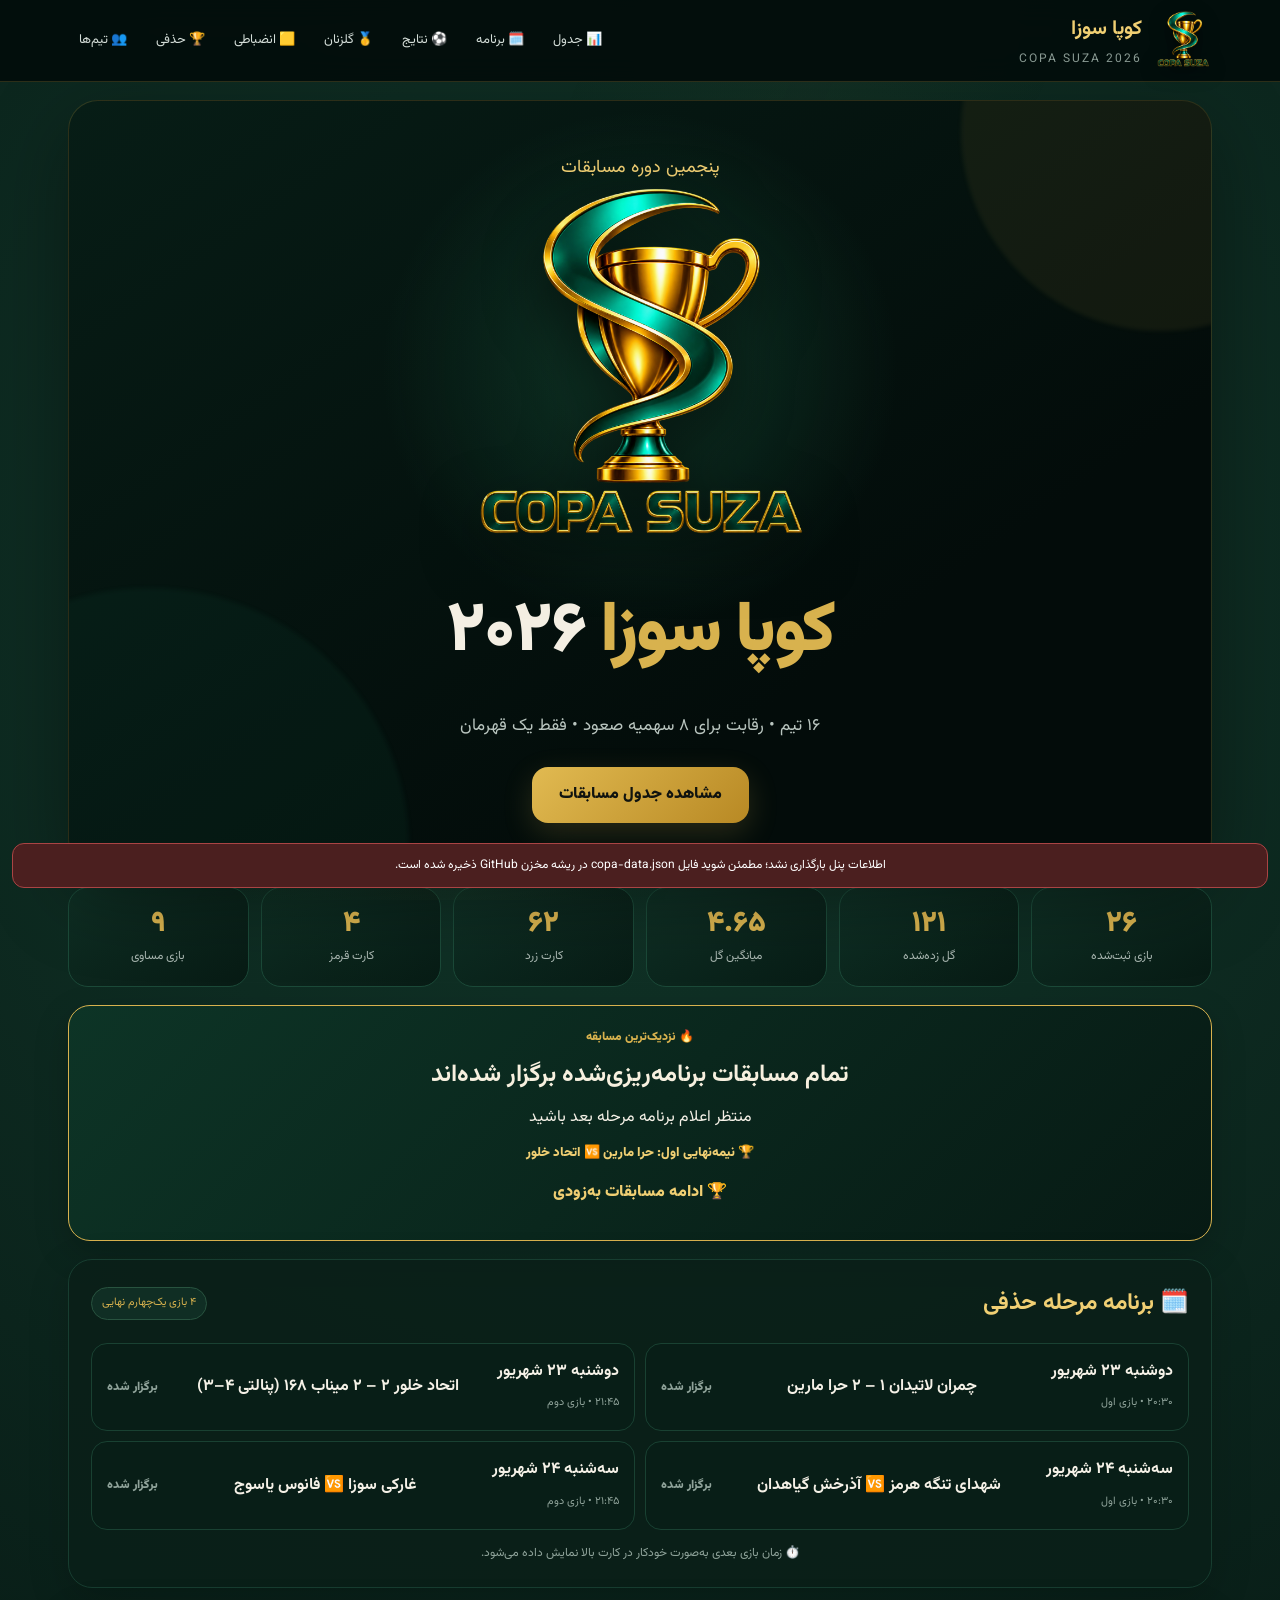
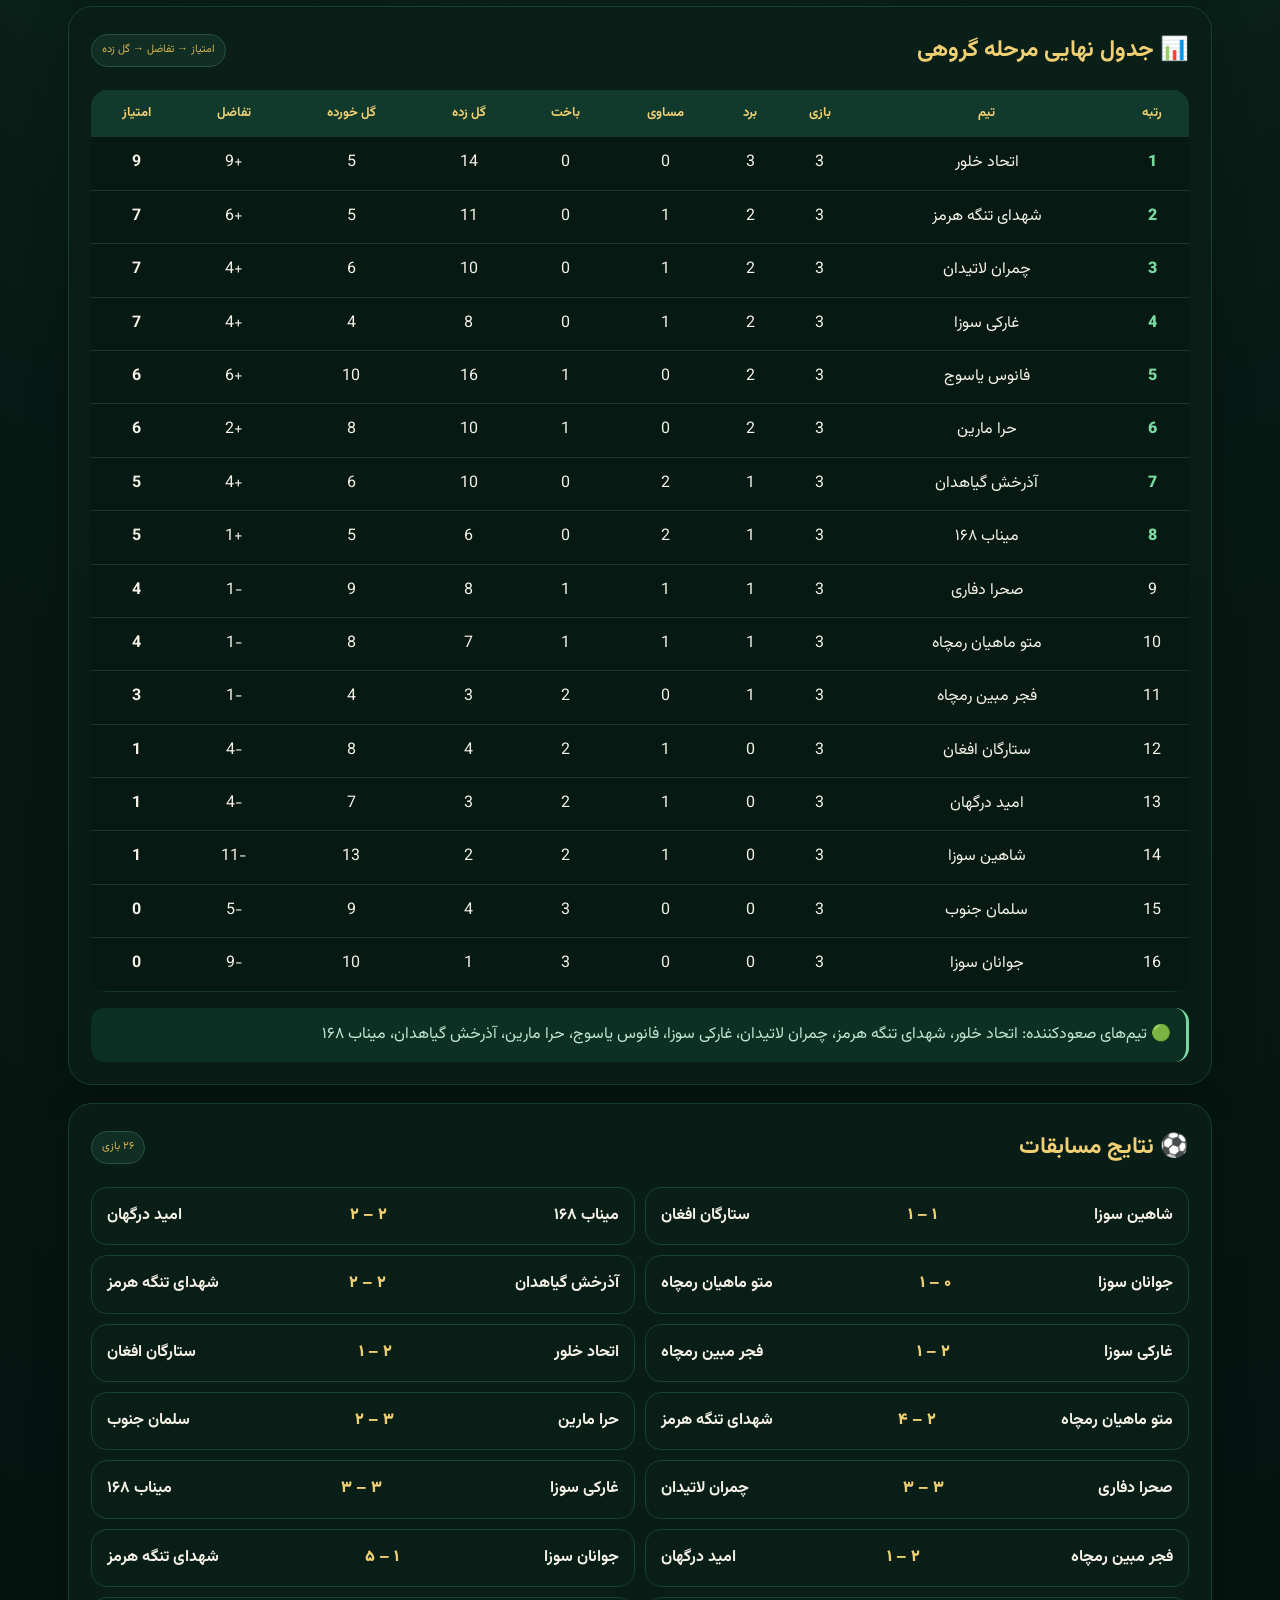
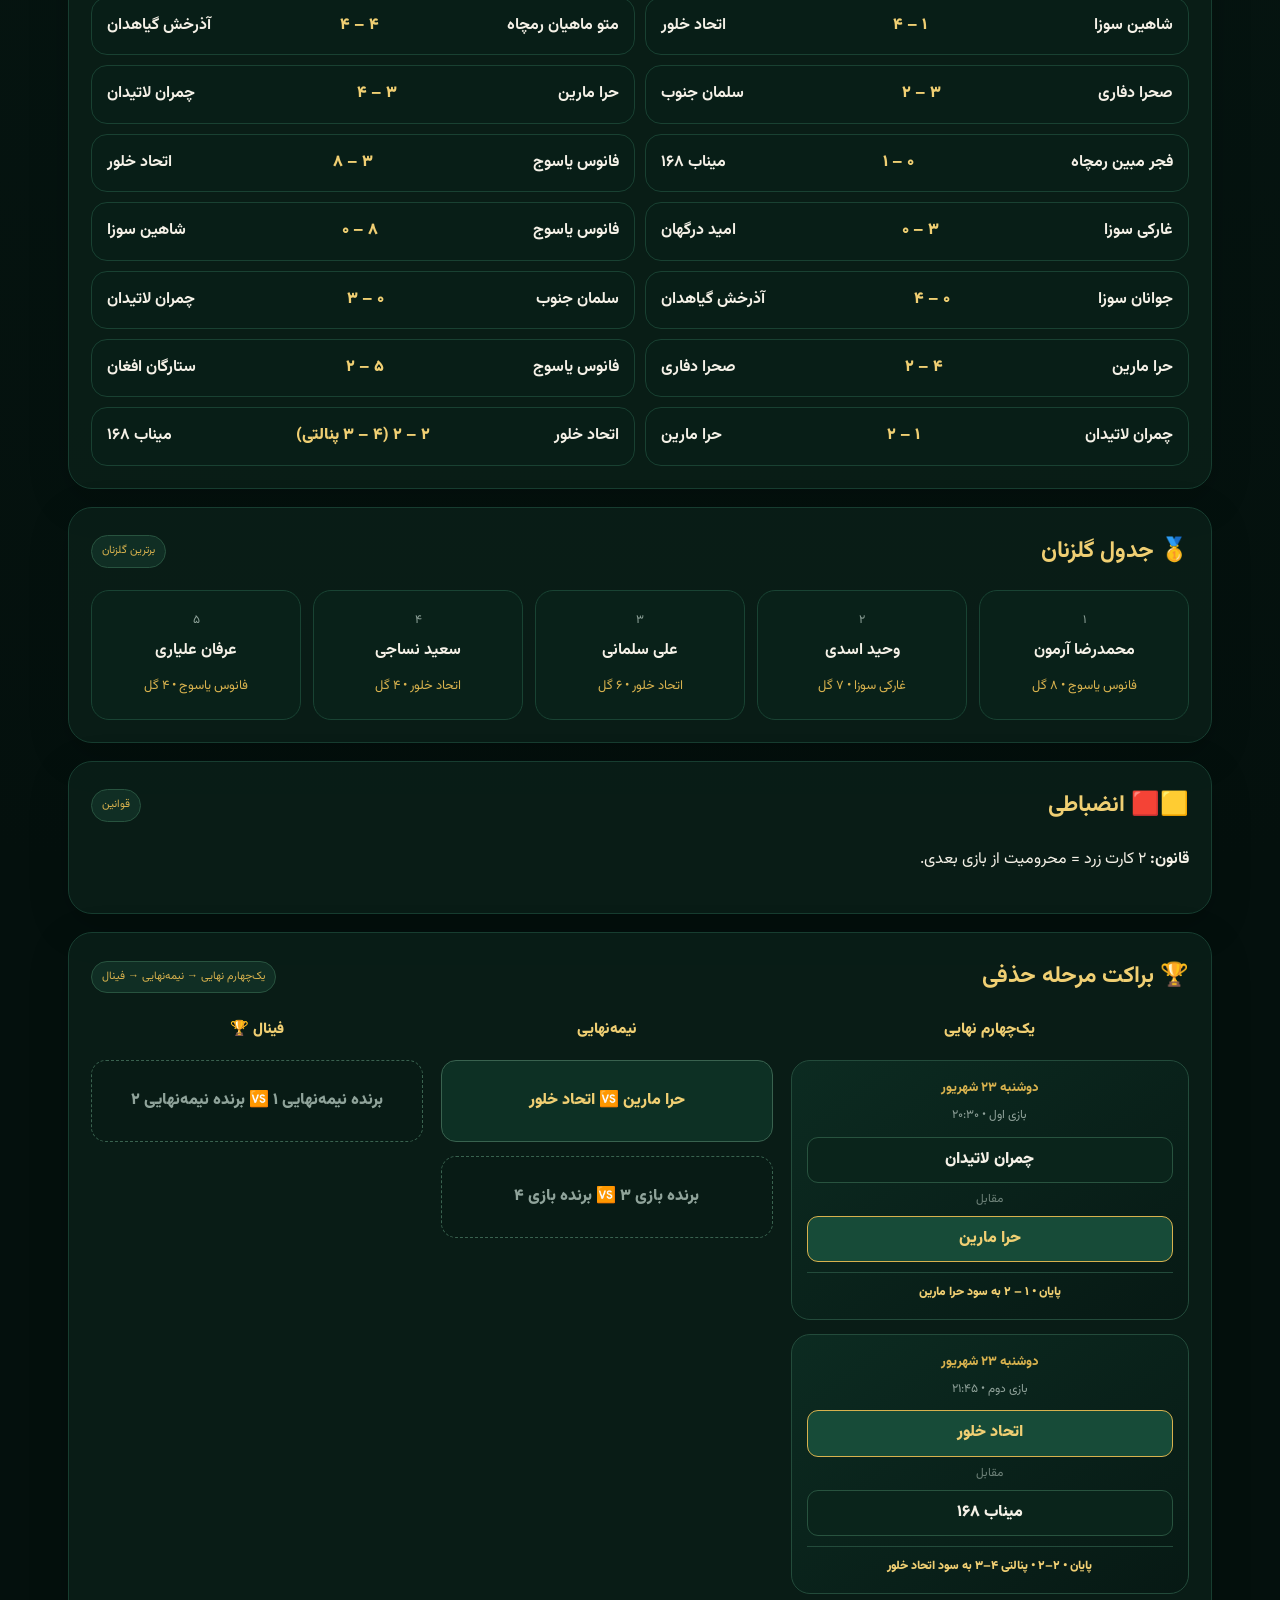
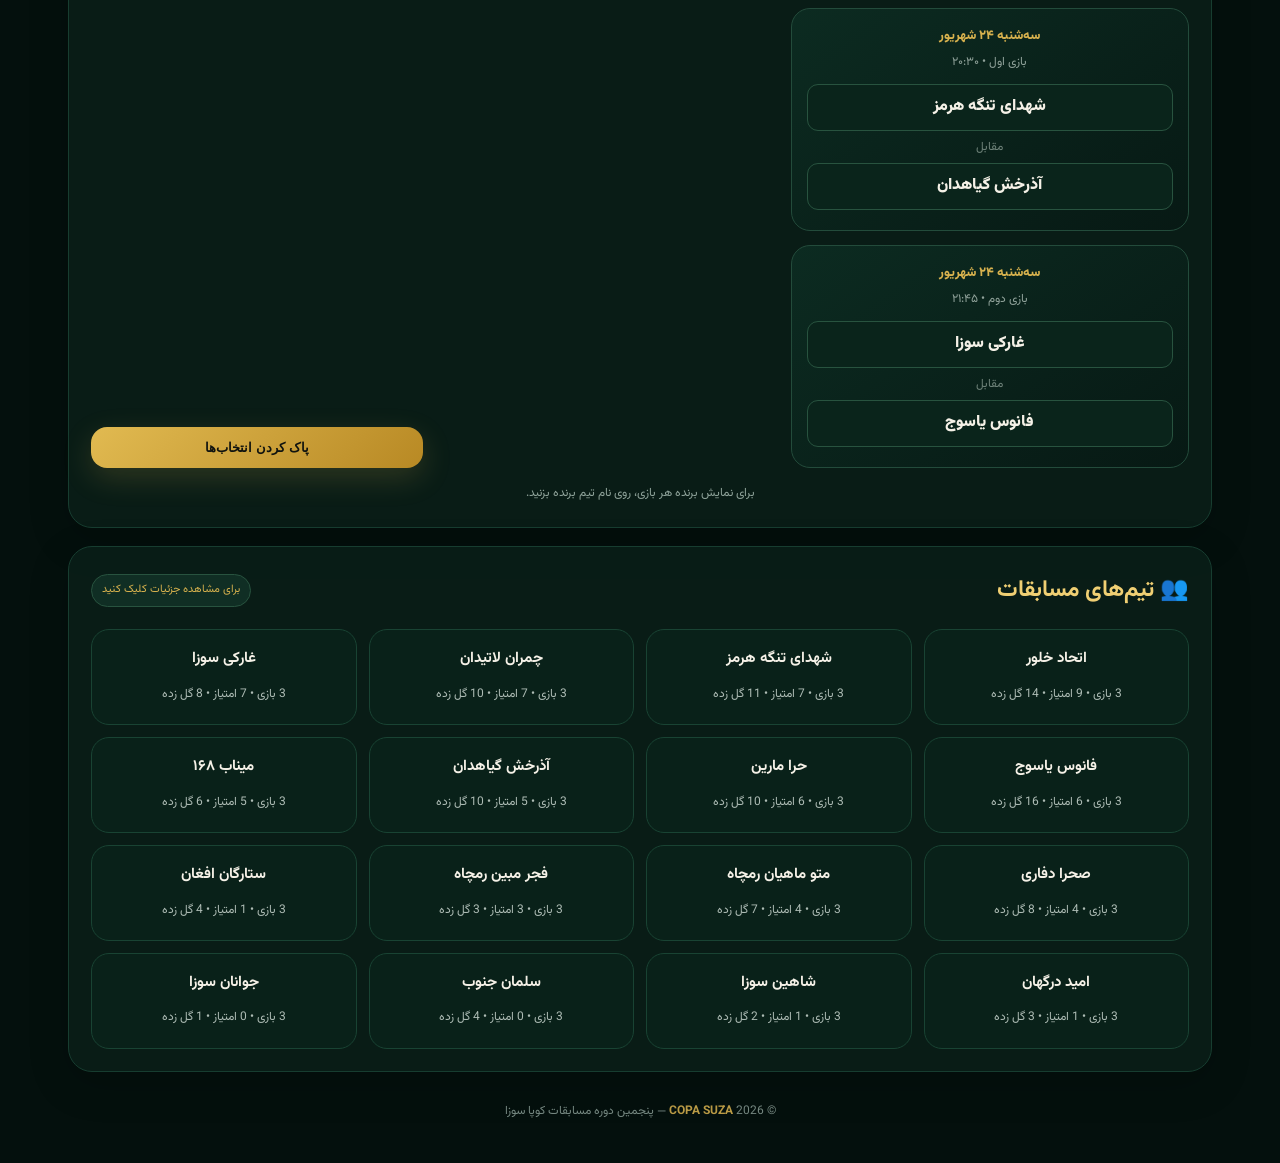
<file: copa-index-dynamic-v12.html>
<!doctype html>
<html lang="fa" dir="rtl">
<head>
<meta charset="utf-8">
<meta name="viewport" content="width=device-width,initial-scale=1,viewport-fit=cover">
<meta name="theme-color" content="#06110e">
<title>کوپا سوزا ۲۰۲۶ | Copa Suza</title>
<link rel="preconnect" href="https://fonts.googleapis.com"><link rel="preconnect" href="https://fonts.gstatic.com" crossorigin><link href="https://fonts.googleapis.com/css2?family=Vazirmatn:wght@100..900&display=swap" rel="stylesheet">
<style>
:root{--bg:#04100d;--bg2:#071914;--card:rgba(10,31,24,.86);--line:rgba(210,177,75,.20);--gold:#d8b24e;--gold2:#f0cf73;--text:#f5f1e7;--muted:#aebcb5;--green:#0d3a2b;--green2:#124d39;--success:#78d9a0}
*{box-sizing:border-box}html{scroll-behavior:smooth}body{margin:0;background:radial-gradient(circle at 50% 10%,#12372a 0,#071914 28%,#04100d 65%);color:var(--text);font-family:'Vazirmatn',Tahoma,Arial,sans-serif;line-height:1.9}body:before{content:"";position:fixed;inset:0;pointer-events:none;background:linear-gradient(115deg,transparent 35%,rgba(216,178,78,.025) 50%,transparent 65%)}
a{color:inherit;text-decoration:none}.wrap{max-width:1180px;margin:auto;padding:0 18px 35px}
.topbar{position:sticky;top:0;z-index:20;background:rgba(3,13,11,.92);backdrop-filter:blur(14px);border-bottom:1px solid var(--line)}.topin{max-width:1180px;margin:auto;min-height:76px;padding:10px 18px;display:flex;align-items:center;justify-content:space-between;gap:18px}.brand{display:flex;align-items:center;gap:12px}.brand img{width:58px;height:58px;object-fit:contain;filter:drop-shadow(0 5px 10px rgba(0,0,0,.45))}.brandtext strong{display:block;color:var(--gold2);font-size:20px}.brandtext span{display:block;color:#899a93;font-size:12px;letter-spacing:2px;direction:ltr}.nav{display:flex;gap:7px;flex-wrap:wrap;justify-content:center}.nav a{padding:7px 11px;border-radius:12px;color:#d4ddd8;font-size:13px}.nav a:hover{background:#12372b;color:var(--gold2)}
.hero{position:relative;overflow:hidden;margin-top:18px;border:1px solid var(--line);border-radius:30px;min-height:590px;background:radial-gradient(circle at 50% 35%,rgba(28,100,70,.42),transparent 34%),linear-gradient(145deg,#071d16,#030c0a 70%);display:flex;align-items:center;justify-content:center;text-align:center;box-shadow:0 25px 80px rgba(0,0,0,.35)}.hero:before,.hero:after{content:"";position:absolute;border-radius:50%;filter:blur(2px);pointer-events:none}.hero:before{width:520px;height:520px;background:rgba(21,94,66,.12);left:-180px;bottom:-240px}.hero:after{width:400px;height:400px;background:rgba(216,178,78,.07);right:-150px;top:-170px}.hero-content{position:relative;z-index:2;padding:45px 20px}.hero-logo{width:min(430px,82vw);max-height:365px;object-fit:contain;filter:drop-shadow(0 20px 28px rgba(0,0,0,.5));margin-bottom:5px}.eyebrow{color:var(--gold2);font-size:18px;margin:5px 0 0}.hero h1{margin:0;font-size:clamp(38px,7vw,70px);font-weight:900;color:#f4efe3;letter-spacing:-2px}.hero h1 b{color:var(--gold);font-weight:900}.subtitle{color:#b9c5bf;font-size:17px;margin:10px 0 24px}.cta{display:inline-flex;align-items:center;justify-content:center;background:linear-gradient(135deg,#e1ba51,#b88924);color:#10130f;font-weight:900;padding:13px 27px;border-radius:16px;box-shadow:0 10px 30px rgba(216,178,78,.18);transition:.2s}.cta:hover{transform:translateY(-2px)}
.stats{display:grid;grid-template-columns:repeat(6,1fr);gap:12px;margin:18px 0}.statcard{background:linear-gradient(145deg,rgba(15,47,36,.9),rgba(7,25,19,.9));border:1px solid #1b4938;border-radius:20px;padding:18px 10px;text-align:center}.num{font-size:29px;color:var(--gold);font-weight:900;line-height:1.25}.label{font-size:12px;color:#aab8b2;margin-top:3px}
.section{margin-top:18px;background:var(--card);border:1px solid #173d30;border-radius:24px;padding:22px;box-shadow:0 12px 40px rgba(0,0,0,.18)}.section-title{display:flex;align-items:center;justify-content:space-between;gap:12px;margin:0 0 17px}.section-title h2{margin:0;color:var(--gold2);font-size:23px}.tag{font-size:11px;color:var(--gold);background:#102e24;border:1px solid #28533f;border-radius:30px;padding:5px 10px;white-space:nowrap}
.table-wrap{overflow-x:auto;border-radius:16px}table{width:100%;min-width:720px;border-collapse:collapse;background:#071913}th,td{padding:11px 8px;border-bottom:1px solid #17372d;text-align:center;white-space:nowrap}th{background:#123a2c;color:var(--gold2);font-size:13px}tbody tr:hover{background:#0c261d}tbody tr:nth-child(-n+8) td:first-child{color:var(--success);font-weight:900}.qualified{margin:16px 0 0;padding:12px 15px;border-radius:14px;background:#0d3024;color:#bfe5ce;border-right:3px solid var(--success)}
.matches{display:grid;grid-template-columns:repeat(2,1fr);gap:10px}.schedule-status{color:var(--gold);font-size:12px;font-weight:900;white-space:nowrap}.match small{color:#8fa39a;font-size:11px}.match{display:flex;align-items:center;justify-content:space-between;gap:8px;padding:13px 15px;background:#081e17;border:1px solid #194132;border-radius:16px;flex-wrap:wrap}.match-details{display:grid!important;grid-template-columns:1fr 1fr!important;gap:12px!important;width:100%!important;flex-basis:100%!important;margin-top:10px!important}.match-team-details{background:#061812;border:1px solid #194132;border-radius:13px;padding:12px;text-align:right;min-width:0;display:block!important}.match-team-details h4{margin:0 0 7px;color:var(--gold2);font-size:13px}.match-team-details .detail{font-size:11px;color:#b9c7c1;line-height:1.9}.match-team-details .detail b{color:#f3eee2}.match-team-details .cards-line{margin-top:4px;font-weight:700}.match-team-details .cards-line b{font-weight:900}.match-team-details .empty{color:#71847c}.team{font-weight:700}.score{font-weight:900;color:var(--gold2);white-space:nowrap}.cards{display:grid;grid-template-columns:repeat(5,1fr);gap:12px}.player{background:#092119;border:1px solid #194333;border-radius:18px;padding:18px;text-align:center}.player .rank{font-size:12px;color:#8fa39a}.player b{display:block;color:#f5f1e7;font-size:16px;margin:4px 0}.player span{color:var(--gold);font-size:13px}.list{margin:0;padding-right:22px}.list li{padding:6px 0;color:#d6dfda}.bracket{display:grid;grid-template-columns:1.2fr 1fr 1fr;gap:18px;align-items:stretch}.round{display:flex;flex-direction:column;gap:14px}.round-title{color:var(--gold2);font-weight:900;text-align:center;font-size:15px;margin-bottom:2px}.game{background:linear-gradient(145deg,#0c2b21,#071914);border:1px solid #234b3b;border-radius:19px;padding:15px;text-align:center}.game .date{color:var(--gold);font-size:13px;font-weight:800}.game .time{font-size:12px;color:#91a39b;margin:3px 0 10px}.qf-result{margin-top:10px;padding-top:9px;border-top:1px solid #234b3b;color:var(--gold2);font-size:12px;font-weight:900;line-height:1.8}.game .teams{font-size:17px;font-weight:900;line-height:1.8}.game .vs{color:#6e8279;font-size:12px}.team-btn{display:block;width:100%;border:1px solid #28533f;background:#0a241b;color:var(--text);border-radius:11px;padding:7px 8px;margin:5px 0;font:inherit;font-weight:900;cursor:pointer}.team-btn:hover,.team-btn.selected{background:#174b38;color:var(--gold2);border-color:var(--gold)}.winner-slot{min-height:82px;display:flex;align-items:center;justify-content:center;border:1px dashed #39624f;border-radius:15px;background:#081b15;color:#8fa39a;padding:10px;text-align:center;font-weight:900}.winner-slot.filled{border-style:solid;color:var(--gold2);background:#0d3024}.next-card{margin:18px 0 0;background:linear-gradient(135deg,#0d3426,#071a14);border:1px solid var(--gold);border-radius:22px;padding:20px;text-align:center;box-shadow:0 12px 35px rgba(0,0,0,.2)}.next-card .kicker{color:var(--gold);font-size:12px;font-weight:900}.next-card h3{margin:4px 0;color:#f7f0df;font-size:24px}.countdown{display:flex;justify-content:center;gap:10px;flex-wrap:wrap;margin:12px 0}.countbox{min-width:72px;background:#06150f;border:1px solid #28533f;border-radius:13px;padding:8px}.countbox b{display:block;font-size:24px;color:var(--gold2);line-height:1.2}.countbox span{font-size:10px;color:#8fa39a}.teams-grid{display:grid;grid-template-columns:repeat(4,1fr);gap:12px}.team-card{background:#092119;border:1px solid #194333;border-radius:18px;padding:15px;text-align:center;cursor:pointer;transition:.2s}.team-card:hover{transform:translateY(-2px);border-color:var(--gold)}.team-card b{display:block;color:#f5f1e7;font-size:15px;margin-bottom:5px}.team-card span{font-size:12px;color:#aebcb5}.modal{display:none;position:fixed;inset:0;z-index:50;background:rgba(0,0,0,.72);padding:20px;align-items:center;justify-content:center}.modal.open{display:flex}.modal-box{width:min(700px,100%);max-height:88vh;overflow:auto;background:#071913;border:1px solid var(--gold);border-radius:24px;padding:22px;position:relative}.modal-close{position:absolute;left:14px;top:10px;background:none;border:0;color:#c7d0cb;font-size:26px;cursor:pointer}.modal-box h3{margin:0 35px 4px 0;color:var(--gold2);font-size:26px}.team-summary{display:grid;grid-template-columns:repeat(4,1fr);gap:8px;margin:15px 0}.mini-stat{background:#0a241b;border:1px solid #194333;border-radius:12px;padding:9px;text-align:center}.mini-stat b{display:block;color:var(--gold2);font-size:18px}.mini-stat span{font-size:10px;color:#8fa39a}.team-matches{display:grid;gap:8px}.team-matches .match{background:#081e17}
footer{text-align:center;color:#758780;padding:28px 10px 5px;font-size:12px}footer strong{color:#b99a45}
@media(max-width:900px){.stats{grid-template-columns:repeat(3,1fr)}.cards{grid-template-columns:repeat(2,1fr)}.bracket{grid-template-columns:1fr}.teams-grid{grid-template-columns:repeat(2,1fr)}.nav{display:none}.topin{justify-content:center}.brandtext{text-align:right}}
@media(max-width:620px){.wrap{padding:0 11px 28px}.topin{min-height:70px}.brand img{width:50px;height:50px}.brandtext strong{font-size:17px}.hero{min-height:610px;border-radius:25px;margin-top:12px}.hero-content{padding:30px 10px}.hero-logo{width:min(390px,92vw);max-height:340px}.eyebrow{font-size:16px}.hero h1{font-size:42px}.subtitle{font-size:14px}.stats{grid-template-columns:repeat(2,1fr)}.statcard{padding:15px 8px}.section{padding:17px 13px;border-radius:20px}.section-title h2{font-size:19px}.matches{grid-template-columns:1fr}.cards{grid-template-columns:1fr}.bracket{grid-template-columns:1fr}.game .teams{font-size:16px}.match-details{grid-template-columns:1fr!important}.teams-grid{grid-template-columns:1fr 1fr}.team-summary{grid-template-columns:repeat(2,1fr)}.countbox{min-width:65px}}
</style>
</head>
<body>
<div class="topbar"><div class="topin">
  <a class="brand" href="#top"><img src="copa-suza-logo.png" alt="لوگوی کوپا سوزا"><div class="brandtext"><strong>کوپا سوزا</strong><span>COPA SUZA 2026</span></div></a>
  <nav class="nav"><a href="#table">📊 جدول</a><a href="#schedule">🗓️ برنامه</a><a href="#matches">⚽ نتایج</a><a href="#scorers">🥇 گلزنان</a><a href="#discipline">🟨 انضباطی</a><a href="#quarter-finals">🏆 حذفی</a><a href="#teams">👥 تیم‌ها</a></nav>
</div></div>

<main class="wrap" id="top">
<section class="hero">
 <div class="hero-content">
   <div class="eyebrow">پنجمین دوره مسابقات</div>
   <img class="hero-logo" src="copa-suza-logo.png" alt="Copa Suza">
   <h1><b>کوپا سوزا</b> ۲۰۲۶</h1>
   <p class="subtitle">۱۶ تیم • رقابت برای ۸ سهمیه صعود • فقط یک قهرمان</p>
   <a class="cta" href="#table">مشاهده جدول مسابقات</a>
 </div>
</section>

<section class="stats">
 <div class="statcard"><div class="num">۲۶</div><div class="label">بازی ثبت‌شده</div></div>
 <div class="statcard"><div class="num">۱۲۱</div><div class="label">گل زده‌شده</div></div>
 <div class="statcard"><div class="num">۴.۶۵</div><div class="label">میانگین گل</div></div>
 <div class="statcard"><div class="num">۶۲</div><div class="label">کارت زرد</div></div>
 <div class="statcard"><div class="num">۴</div><div class="label">کارت قرمز</div></div>
 <div class="statcard"><div class="num">۹</div><div class="label">بازی مساوی</div></div>
</section>

<section class="next-card" id="next-match">
 <div class="kicker">🔥 نزدیک‌ترین مسابقه</div>
 <h3 id="next-title">شهدای تنگه هرمز 🆚 آذرخش گیاهدان</h3>
 <div id="next-date">سه‌شنبه ۲۴ شهریور • ساعت ۲۰:۳۰</div>
 <div style="margin-top:8px;color:var(--gold2);font-size:13px;font-weight:900">🏆 نیمه‌نهایی اول: حرا مارین 🆚 اتحاد خلور</div>
 <div class="countdown" id="countdown"><div class="countbox"><b>--</b><span>روز</span></div><div class="countbox"><b>--</b><span>ساعت</span></div><div class="countbox"><b>--</b><span>دقیقه</span></div><div class="countbox"><b>--</b><span>ثانیه</span></div></div>
</section>

<section class="section" id="schedule"><div class="section-title"><h2>🗓️ برنامه مرحله حذفی</h2><span class="tag">۴ بازی یک‌چهارم نهایی</span></div>
<div class="matches" id="schedule-list">
<div class="match"><span><b>دوشنبه ۲۳ شهریور</b><br><small>۲۰:۳۰ • بازی اول</small></span><span class="team">چمران لاتیدان ۱ – ۲ حرا مارین</span><span class="schedule-status">برگزار شده</span></div>
<div class="match"><span><b>دوشنبه ۲۳ شهریور</b><br><small>۲۱:۴۵ • بازی دوم</small></span><span class="team">اتحاد خلور ۲ – ۲ میناب ۱۶۸ (پنالتی ۴–۳)</span><span class="schedule-status">برگزار شده</span></div>
<div class="match"><span><b>سه‌شنبه ۲۴ شهریور</b><br><small>۲۰:۳۰ • بازی اول</small></span><span class="team">شهدای تنگه هرمز 🆚 آذرخش گیاهدان</span><span class="schedule-status">آینده</span></div>
<div class="match"><span><b>سه‌شنبه ۲۴ شهریور</b><br><small>۲۱:۴۵ • بازی دوم</small></span><span class="team">غارکی سوزا 🆚 فانوس یاسوج</span><span class="schedule-status">آینده</span></div>
</div>
<p style="color:#8fa39a;font-size:12px;margin:12px 0 0;text-align:center">⏱️ زمان بازی بعدی به‌صورت خودکار در کارت بالا نمایش داده می‌شود.</p>
</section>

<section class="section" id="table"><div class="section-title"><h2>📊 جدول نهایی مرحله گروهی</h2><span class="tag">امتیاز → تفاضل → گل زده</span></div>
<div class="table-wrap"><table><thead><tr><th>رتبه</th><th>تیم</th><th>بازی</th><th>برد</th><th>مساوی</th><th>باخت</th><th>گل زده</th><th>گل خورده</th><th>تفاضل</th><th>امتیاز</th></tr></thead><tbody>
<tr><td>1</td><td>اتحاد خلور</td><td>3</td><td>3</td><td>0</td><td>0</td><td>14</td><td>5</td><td>+9</td><td><b>9</b></td></tr>
<tr><td>2</td><td>شهدای تنگه هرمز</td><td>3</td><td>2</td><td>1</td><td>0</td><td>11</td><td>5</td><td>+6</td><td><b>7</b></td></tr>
<tr><td>3</td><td>چمران لاتیدان</td><td>3</td><td>2</td><td>1</td><td>0</td><td>10</td><td>6</td><td>+4</td><td><b>7</b></td></tr>
<tr><td>4</td><td>غارکی سوزا</td><td>3</td><td>2</td><td>1</td><td>0</td><td>8</td><td>4</td><td>+4</td><td><b>7</b></td></tr>
<tr><td>5</td><td>فانوس یاسوج</td><td>3</td><td>2</td><td>0</td><td>1</td><td>16</td><td>10</td><td>+6</td><td><b>6</b></td></tr>
<tr><td>6</td><td>حرا مارین</td><td>3</td><td>2</td><td>0</td><td>1</td><td>10</td><td>8</td><td>+2</td><td><b>6</b></td></tr>
<tr><td>7</td><td>آذرخش گیاهدان</td><td>3</td><td>1</td><td>2</td><td>0</td><td>10</td><td>6</td><td>+4</td><td><b>5</b></td></tr>
<tr><td>8</td><td>میناب ۱۶۸</td><td>3</td><td>1</td><td>2</td><td>0</td><td>6</td><td>5</td><td>+1</td><td><b>5</b></td></tr>
<tr><td>9</td><td>صحرا دفاری</td><td>3</td><td>1</td><td>1</td><td>1</td><td>8</td><td>9</td><td>-1</td><td><b>4</b></td></tr>
<tr><td>10</td><td>متو ماهیان رمچاه</td><td>3</td><td>1</td><td>1</td><td>1</td><td>7</td><td>8</td><td>-1</td><td><b>4</b></td></tr>
<tr><td>11</td><td>فجر مبین رمچاه</td><td>3</td><td>1</td><td>0</td><td>2</td><td>3</td><td>4</td><td>-1</td><td><b>3</b></td></tr>
<tr><td>12</td><td>ستارگان افغان</td><td>3</td><td>0</td><td>1</td><td>2</td><td>4</td><td>8</td><td>-4</td><td><b>1</b></td></tr>
<tr><td>13</td><td>امید درگهان</td><td>3</td><td>0</td><td>1</td><td>2</td><td>3</td><td>7</td><td>-4</td><td><b>1</b></td></tr>
<tr><td>14</td><td>شاهین سوزا</td><td>3</td><td>0</td><td>1</td><td>2</td><td>2</td><td>13</td><td>-11</td><td><b>1</b></td></tr>
<tr><td>15</td><td>سلمان جنوب</td><td>3</td><td>0</td><td>0</td><td>3</td><td>4</td><td>9</td><td>-5</td><td><b>0</b></td></tr>
<tr><td>16</td><td>جوانان سوزا</td><td>3</td><td>0</td><td>0</td><td>3</td><td>1</td><td>10</td><td>-9</td><td><b>0</b></td></tr>
</tbody></table></div>
<p class="qualified">🟢 تیم‌های صعودکننده: اتحاد خلور، شهدای تنگه هرمز، چمران لاتیدان، غارکی سوزا، فانوس یاسوج، حرا مارین، آذرخش گیاهدان، میناب ۱۶۸</p>
</section>

<section class="section" id="matches"><div class="section-title"><h2>⚽ نتایج مسابقات</h2><span class="tag">۲۶ بازی</span></div><div class="matches">
<div class="match"><span class="team">شاهین سوزا</span><span class="score">۱ – ۱</span><span class="team">ستارگان افغان</span></div>
<div class="match"><span class="team">میناب ۱۶۸</span><span class="score">۲ – ۲</span><span class="team">امید درگهان</span></div>
<div class="match"><span class="team">جوانان سوزا</span><span class="score">۰ – ۱</span><span class="team">متو ماهیان رمچاه</span></div>
<div class="match"><span class="team">آذرخش گیاهدان</span><span class="score">۲ – ۲</span><span class="team">شهدای تنگه هرمز</span></div>
<div class="match"><span class="team">غارکی سوزا</span><span class="score">۲ – ۱</span><span class="team">فجر مبین رمچاه</span></div>
<div class="match"><span class="team">اتحاد خلور</span><span class="score">۲ – ۱</span><span class="team">ستارگان افغان</span></div>
<div class="match"><span class="team">متو ماهیان رمچاه</span><span class="score">۲ – ۴</span><span class="team">شهدای تنگه هرمز</span></div>
<div class="match"><span class="team">حرا مارین</span><span class="score">۳ – ۲</span><span class="team">سلمان جنوب</span></div>
<div class="match"><span class="team">صحرا دفاری</span><span class="score">۳ – ۳</span><span class="team">چمران لاتیدان</span></div>
<div class="match"><span class="team">غارکی سوزا</span><span class="score">۳ – ۳</span><span class="team">میناب ۱۶۸</span></div>
<div class="match"><span class="team">فجر مبین رمچاه</span><span class="score">۲ – ۱</span><span class="team">امید درگهان</span></div>
<div class="match"><span class="team">جوانان سوزا</span><span class="score">۱ – ۵</span><span class="team">شهدای تنگه هرمز</span></div>
<div class="match"><span class="team">شاهین سوزا</span><span class="score">۱ – ۴</span><span class="team">اتحاد خلور</span></div>
<div class="match"><span class="team">متو ماهیان رمچاه</span><span class="score">۴ – ۴</span><span class="team">آذرخش گیاهدان</span></div>
<div class="match"><span class="team">صحرا دفاری</span><span class="score">۳ – ۲</span><span class="team">سلمان جنوب</span></div>
<div class="match"><span class="team">حرا مارین</span><span class="score">۳ – ۴</span><span class="team">چمران لاتیدان</span></div>
<div class="match"><span class="team">فجر مبین رمچاه</span><span class="score">۰ – ۱</span><span class="team">میناب ۱۶۸</span></div>
<div class="match"><span class="team">فانوس یاسوج</span><span class="score">۳ – ۸</span><span class="team">اتحاد خلور</span></div>
<div class="match"><span class="team">غارکی سوزا</span><span class="score">۳ – ۰</span><span class="team">امید درگهان</span></div>
<div class="match"><span class="team">فانوس یاسوج</span><span class="score">۸ – ۰</span><span class="team">شاهین سوزا</span></div>
<div class="match"><span class="team">جوانان سوزا</span><span class="score">۰ – ۴</span><span class="team">آذرخش گیاهدان</span></div>
<div class="match"><span class="team">سلمان جنوب</span><span class="score">۰ – ۳</span><span class="team">چمران لاتیدان</span></div>
<div class="match"><span class="team">حرا مارین</span><span class="score">۴ – ۲</span><span class="team">صحرا دفاری</span></div>
<div class="match"><span class="team">فانوس یاسوج</span><span class="score">۵ – ۲</span><span class="team">ستارگان افغان</span></div>
 <div class="match"><span class="team">چمران لاتیدان</span><span class="score">۱ – ۲</span><span class="team">حرا مارین</span></div>
 <div class="match"><span class="team">اتحاد خلور</span><span class="score">۲ – ۲ (۴ – ۳ پنالتی)</span><span class="team">میناب ۱۶۸</span></div>
</div></section>

<section class="section" id="scorers"><div class="section-title"><h2>🥇 جدول گلزنان</h2><span class="tag">برترین گلزنان</span></div><div class="cards">
<div class="player"><div class="rank">۱</div><b>محمدرضا آرمون</b><span>فانوس یاسوج • ۸ گل</span></div>
<div class="player"><div class="rank">۲</div><b>وحید اسدی</b><span>غارکی سوزا • ۷ گل</span></div>
<div class="player"><div class="rank">۳</div><b>علی سلمانی</b><span>اتحاد خلور • ۶ گل</span></div>
<div class="player"><div class="rank">۴</div><b>سعید نساجی</b><span>اتحاد خلور • ۴ گل</span></div>
<div class="player"><div class="rank">۵</div><b>عرفان علیاری</b><span>فانوس یاسوج • ۴ گل</span></div>
</div></section>



<section class="section" id="discipline"><div class="section-title"><h2>🟨🟥 انضباطی</h2><span class="tag">قوانین</span></div><p><b>قانون:</b> ۲ کارت زرد = محرومیت از بازی بعدی.</p></section>

<section class="section" id="quarter-finals"><div class="section-title"><h2>🏆 براکت مرحله حذفی</h2><span class="tag">یک‌چهارم نهایی → نیمه‌نهایی → فینال</span></div>
<div class="bracket">
<div class="round"><div class="round-title">یک‌چهارم نهایی</div>
<div class="game"><div class="date">دوشنبه ۲۳ شهریور</div><div class="time">بازی اول • ۲۰:۳۰</div><button class="team-btn" data-qf="1" data-team="چمران لاتیدان">چمران لاتیدان</button><div class="vs">مقابل</div><button class="team-btn selected" data-qf="1" data-team="حرا مارین">حرا مارین</button><div class="qf-result">پایان • ۱ – ۲ به سود حرا مارین</div></div>
<div class="game"><div class="date">دوشنبه ۲۳ شهریور</div><div class="time">بازی دوم • ۲۱:۴۵</div><button class="team-btn selected" data-qf="2" data-team="اتحاد خلور">اتحاد خلور</button><div class="vs">مقابل</div><button class="team-btn" data-qf="2" data-team="میناب ۱۶۸">میناب ۱۶۸</button><div class="qf-result">پایان • ۲–۲ • پنالتی ۴–۳ به سود اتحاد خلور</div></div>
<div class="game"><div class="date">سه‌شنبه ۲۴ شهریور</div><div class="time">بازی اول • ۲۰:۳۰</div><button class="team-btn" data-qf="3" data-team="شهدای تنگه هرمز">شهدای تنگه هرمز</button><div class="vs">مقابل</div><button class="team-btn" data-qf="3" data-team="آذرخش گیاهدان">آذرخش گیاهدان</button></div>
<div class="game"><div class="date">سه‌شنبه ۲۴ شهریور</div><div class="time">بازی دوم • ۲۱:۴۵</div><button class="team-btn" data-qf="4" data-team="غارکی سوزا">غارکی سوزا</button><div class="vs">مقابل</div><button class="team-btn" data-qf="4" data-team="فانوس یاسوج">فانوس یاسوج</button></div></div>
<div class="round"><div class="round-title">نیمه‌نهایی</div><div class="winner-slot" id="sf1">حرا مارین 🆚 اتحاد خلور</div><div class="winner-slot" id="sf2">برنده بازی ۳ 🆚 برنده بازی ۴</div></div>
<div class="round"><div class="round-title">فینال 🏆</div><div class="winner-slot" id="final">برنده نیمه‌نهایی ۱ 🆚 برنده نیمه‌نهایی ۲</div><button class="cta" id="reset-bracket" style="border:0;cursor:pointer;width:100%;margin-top:auto">پاک کردن انتخاب‌ها</button></div>
</div><p style="color:#8fa39a;font-size:12px;margin:14px 0 0;text-align:center">برای نمایش برنده هر بازی، روی نام تیم برنده بزنید.</p></section>

<section class="section" id="teams"><div class="section-title"><h2>👥 تیم‌های مسابقات</h2><span class="tag">برای مشاهده جزئیات کلیک کنید</span></div><div class="teams-grid" id="teams-grid"></div></section>

<div class="modal" id="team-modal"><div class="modal-box"><button class="modal-close" id="modal-close">×</button><h3 id="modal-title">تیم</h3><div class="team-summary" id="modal-summary"></div><div class="section-title" style="margin-top:18px"><h2 style="font-size:18px">⚽ بازی‌های مرحله گروهی</h2></div><div class="team-matches" id="modal-matches"></div><div id="modal-ko-wrap" style="display:none"><div class="section-title" style="margin-top:18px"><h2 style="font-size:18px">🏆 بازی‌های مرحله حذفی</h2></div><div class="team-matches" id="modal-ko"></div></div></div></div>

<footer>© 2026 <strong>COPA SUZA</strong> — پنجمین دوره مسابقات کوپا سوزا</footer>
</main>
<script>
const teamData={
"اتحاد خلور":{p:3,w:3,d:0,l:0,gf:14,ga:5,gd:9,pts:9,m:["اتحاد خلور ۲ – ۱ ستارگان افغان","شاهین سوزا ۱ – ۴ اتحاد خلور","فانوس یاسوج ۳ – ۸ اتحاد خلور"],ko:["یک‌چهارم نهایی: اتحاد خلور ۲ – ۲ میناب ۱۶۸ (پنالتی ۴–۳) • صعود اتحاد خلور"]},
"شهدای تنگه هرمز":{p:3,w:2,d:1,l:0,gf:11,ga:5,gd:6,pts:7,m:["آذرخش گیاهدان ۲ – ۲ شهدای تنگه هرمز","متو ماهیان رمچاه ۲ – ۴ شهدای تنگه هرمز","جوانان سوزا ۱ – ۵ شهدای تنگه هرمز"],ko:["یک‌چهارم نهایی: شهدای تنگه هرمز 🆚 آذرخش گیاهدان • سه‌شنبه ۲۴ شهریور • ۲۰:۳۰"]},
"چمران لاتیدان":{p:3,w:2,d:1,l:0,gf:10,ga:6,gd:4,pts:7,m:["صحرا دفاری ۳ – ۳ چمران لاتیدان","حرا مارین ۳ – ۴ چمران لاتیدان","سلمان جنوب ۰ – ۳ چمران لاتیدان"],ko:["یک‌چهارم نهایی: چمران لاتیدان ۱ – ۲ حرا مارین • حذف چمران لاتیدان"]},
"غارکی سوزا":{p:3,w:2,d:1,l:0,gf:8,ga:4,gd:4,pts:7,m:["غارکی سوزا ۲ – ۱ فجر مبین رمچاه","غارکی سوزا ۳ – ۳ میناب ۱۶۸","غارکی سوزا ۳ – ۰ امید درگهان"],ko:["یک‌چهارم نهایی: غارکی سوزا 🆚 فانوس یاسوج • سه‌شنبه ۲۴ شهریور • ۲۱:۴۵"]},
"فانوس یاسوج":{p:3,w:2,d:0,l:1,gf:16,ga:10,gd:6,pts:6,m:["فانوس یاسوج ۳ – ۸ اتحاد خلور","فانوس یاسوج ۸ – ۰ شاهین سوزا","فانوس یاسوج ۵ – ۲ ستارگان افغان"],ko:["یک‌چهارم نهایی: غارکی سوزا 🆚 فانوس یاسوج • سه‌شنبه ۲۴ شهریور • ۲۱:۴۵"]},
"حرا مارین":{p:3,w:2,d:0,l:1,gf:10,ga:8,gd:2,pts:6,m:["حرا مارین ۳ – ۲ سلمان جنوب","حرا مارین ۳ – ۴ چمران لاتیدان","حرا مارین ۴ – ۲ صحرا دفاری"],ko:["یک‌چهارم نهایی: چمران لاتیدان ۱ – ۲ حرا مارین • صعود حرا مارین","نیمه‌نهایی اول: حرا مارین 🆚 اتحاد خلور"]},
"آذرخش گیاهدان":{p:3,w:1,d:2,l:0,gf:10,ga:6,gd:4,pts:5,m:["آذرخش گیاهدان ۲ – ۲ شهدای تنگه هرمز","متو ماهیان رمچاه ۴ – ۴ آذرخش گیاهدان","جوانان سوزا ۰ – ۴ آذرخش گیاهدان"],ko:["یک‌چهارم نهایی: شهدای تنگه هرمز 🆚 آذرخش گیاهدان • سه‌شنبه ۲۴ شهریور • ۲۰:۳۰"]},
"میناب ۱۶۸":{p:3,w:1,d:2,l:0,gf:6,ga:5,gd:1,pts:5,m:["میناب ۱۶۸ ۲ – ۲ امید درگهان","غارکی سوزا ۳ – ۳ میناب ۱۶۸","فجر مبین رمچاه ۰ – ۱ میناب ۱۶۸"],ko:["یک‌چهارم نهایی: اتحاد خلور ۲ – ۲ میناب ۱۶۸ (پنالتی ۴–۳) • حذف میناب ۱۶۸"]},
"صحرا دفاری":{p:3,w:1,d:1,l:1,gf:8,ga:9,gd:-1,pts:4,m:["صحرا دفاری ۳ – ۳ چمران لاتیدان","صحرا دفاری ۳ – ۲ سلمان جنوب","حرا مارین ۴ – ۲ صحرا دفاری"]},
"متو ماهیان رمچاه":{p:3,w:1,d:1,l:1,gf:7,ga:8,gd:-1,pts:4,m:["جوانان سوزا ۰ – ۱ متو ماهیان رمچاه","متو ماهیان رمچاه ۲ – ۴ شهدای تنگه هرمز","متو ماهیان رمچاه ۴ – ۴ آذرخش گیاهدان"]},
"فجر مبین رمچاه":{p:3,w:1,d:0,l:2,gf:3,ga:4,gd:-1,pts:3,m:["غارکی سوزا ۲ – ۱ فجر مبین رمچاه","فجر مبین رمچاه ۲ – ۱ امید درگهان","فجر مبین رمچاه ۰ – ۱ میناب ۱۶۸"]},
"ستارگان افغان":{p:3,w:0,d:1,l:2,gf:4,ga:8,gd:-4,pts:1,m:["شاهین سوزا ۱ – ۱ ستارگان افغان","اتحاد خلور ۲ – ۱ ستارگان افغان","فانوس یاسوج ۵ – ۲ ستارگان افغان"]},
"امید درگهان":{p:3,w:0,d:1,l:2,gf:3,ga:7,gd:-4,pts:1,m:["میناب ۱۶۸ ۲ – ۲ امید درگهان","فجر مبین رمچاه ۲ – ۱ امید درگهان","غارکی سوزا ۳ – ۰ امید درگهان"]},
"شاهین سوزا":{p:3,w:0,d:1,l:2,gf:2,ga:13,gd:-11,pts:1,m:["شاهین سوزا ۱ – ۱ ستارگان افغان","شاهین سوزا ۱ – ۴ اتحاد خلور","فانوس یاسوج ۸ – ۰ شاهین سوزا"]},
"سلمان جنوب":{p:3,w:0,d:0,l:3,gf:4,ga:9,gd:-5,pts:0,m:["حرا مارین ۳ – ۲ سلمان جنوب","صحرا دفاری ۳ – ۲ سلمان جنوب","سلمان جنوب ۰ – ۳ چمران لاتیدان"]},
"جوانان سوزا":{p:3,w:0,d:0,l:3,gf:1,ga:10,gd:-9,pts:0,m:["جوانان سوزا ۰ – ۱ متو ماهیان رمچاه","جوانان سوزا ۱ – ۵ شهدای تنگه هرمز","جوانان سوزا ۰ – ۴ آذرخش گیاهدان"]}
};
const teamsGrid=document.getElementById('teams-grid');
Object.entries(teamData).forEach(([name,d])=>{const el=document.createElement('div');el.className='team-card';el.innerHTML=`<b>${name}</b><span>${d.p} بازی • ${d.pts} امتیاز • ${d.gf} گل زده</span>`;el.onclick=()=>openTeam(name);teamsGrid.appendChild(el);});
function openTeam(name){const d=teamData[name];document.getElementById('modal-title').textContent=name;document.getElementById('modal-summary').innerHTML=[['بازی',d.p],['برد',d.w],['مساوی',d.d],['باخت',d.l],['گل زده',d.gf],['گل خورده',d.ga],['تفاضل',d.gd>0?'+'+d.gd:d.gd],['امتیاز',d.pts]].map(x=>`<div class="mini-stat"><b>${x[1]}</b><span>${x[0]}</span></div>`).join('');document.getElementById('modal-matches').innerHTML=d.m.map(x=>`<div class="match"><span class="team">${x}</span></div>`).join('');const koWrap=document.getElementById('modal-ko-wrap');const ko=document.getElementById('modal-ko');if(d.ko&&d.ko.length){koWrap.style.display='block';ko.innerHTML=d.ko.map(x=>`<div class="match"><span class="team">${x}</span></div>`).join('');}else{koWrap.style.display='none';ko.innerHTML='';}document.getElementById('team-modal').classList.add('open');}
document.getElementById('modal-close').onclick=()=>document.getElementById('team-modal').classList.remove('open');document.getElementById('team-modal').onclick=e=>{if(e.target.id==='team-modal')e.currentTarget.classList.remove('open');};
document.querySelectorAll('#table td:nth-child(2)').forEach(td=>{td.style.cursor='pointer';td.title='مشاهده جزئیات تیم';td.onclick=()=>openTeam(td.textContent.trim());});
const upcomingMatches=[
 {title:'چمران لاتیدان 🆚 حرا مارین',date:'دوشنبه ۲۳ شهریور',time:'۲۰:۳۰',iso:'2026-09-14T20:30:00+03:30'},
 {title:'اتحاد خلور 🆚 میناب ۱۶۸',date:'دوشنبه ۲۳ شهریور',time:'۲۱:۴۵',iso:'2026-09-14T21:45:00+03:30'},
 {title:'شهدای تنگه هرمز 🆚 آذرخش گیاهدان',date:'سه‌شنبه ۲۴ شهریور',time:'۲۰:۳۰',iso:'2026-09-15T20:30:00+03:30'},
 {title:'غارکی سوزا 🆚 فانوس یاسوج',date:'سه‌شنبه ۲۴ شهریور',time:'۲۱:۴۵',iso:'2026-09-15T21:45:00+03:30'}
];
function fa(n){return String(Math.max(0,Math.floor(n))).replace(/\d/g,d=>'۰۱۲۳۴۵۶۷۸۹'[d]);}
function updateSchedule(){
  const now=Date.now();
  const items=document.querySelectorAll('#schedule-list .match');
  upcomingMatches.forEach((m,i)=>{
    const start=Date.parse(m.iso);
    const status=items[i]&&items[i].querySelector('.schedule-status');
    if(status){status.textContent=now>=start?'برگزار شده':'آینده';status.style.color=now>=start?'#8fa39a':'var(--gold)';}
  });
  const next=upcomingMatches.find(m=>Date.parse(m.iso)>now);
  const title=document.getElementById('next-title');
  const date=document.getElementById('next-date');
  const box=document.getElementById('countdown');
  if(!title||!date||!box)return;
  if(!next){
    title.textContent='تمام مسابقات برنامه‌ریزی‌شده برگزار شده‌اند';
    date.textContent='منتظر اعلام برنامه مرحله بعد باشید';
    box.innerHTML='<div style="color:var(--gold2);font-weight:900">🏆 ادامه مسابقات به‌زودی</div>';
    return;
  }
  title.textContent=next.title;
  date.textContent=next.date+' • ساعت '+next.time;
  const diff=Math.max(0,Date.parse(next.iso)-Date.now());
  const days=Math.floor(diff/86400000);
  const hours=Math.floor((diff%86400000)/3600000);
  const minutes=Math.floor((diff%3600000)/60000);
  const seconds=Math.floor((diff%60000)/1000);
  const values=[days,hours,minutes,seconds];
  const labels=['روز','ساعت','دقیقه','ثانیه'];
  box.innerHTML=values.map((v,i)=>`<div class="countbox"><b>${fa(v)}</b><span>${labels[i]}</span></div>`).join('');
}
updateSchedule();
window.setInterval(updateSchedule,1000);
const winners={1:'حرا مارین',2:'اتحاد خلور'};
document.querySelectorAll('.team-btn').forEach(btn=>btn.addEventListener('click',()=>{const q=btn.dataset.qf;winners[q]=btn.dataset.team;document.querySelectorAll(`.team-btn[data-qf="${q}"]`).forEach(b=>b.classList.remove('selected'));btn.classList.add('selected');renderBracket();}));
function renderBracket(){const sf1=winners[1]&&winners[2]?`${winners[1]} 🆚 ${winners[2]}`:'برنده بازی ۱ 🆚 برنده بازی ۲';const sf2=winners[3]&&winners[4]?`${winners[3]} 🆚 ${winners[4]}`:'برنده بازی ۳ 🆚 برنده بازی ۴';const final=(winners.sf1&&winners.sf2)?`${winners.sf1} 🆚 ${winners.sf2}`:'برنده نیمه‌نهایی ۱ 🆚 برنده نیمه‌نهایی ۲';[['sf1',sf1],['sf2',sf2],['final',final]].forEach(([id,t])=>{const el=document.getElementById(id);el.textContent=t;el.classList.toggle('filled',!t.includes('برنده'));});}
document.getElementById('sf1').onclick=()=>{if(winners[1]&&winners[2]){winners.sf1=prompt('برنده نیمه‌نهایی ۱ را انتخاب کنید:',winners[1])===winners[2]?winners[2]:winners[1];renderBracket();}};document.getElementById('sf2').onclick=()=>{if(winners[3]&&winners[4]){winners.sf2=prompt('برنده نیمه‌نهایی ۲ را انتخاب کنید:',winners[3])===winners[4]?winners[4]:winners[3];renderBracket();}};
document.getElementById('reset-bracket').onclick=()=>{Object.keys(winners).forEach(k=>delete winners[k]);document.querySelectorAll('.team-btn').forEach(b=>b.classList.remove('selected'));renderBracket();};
renderBracket();
</script>

<script>
(async function(){
  const DATA_URLS=[new URL('/copa-data.json?v='+Date.now(),location.origin).href,'./copa-data.json?v='+Date.now(),'https://copasuza.github.io/copa-data.json?v='+Date.now()];
  const fa=n=>String(n).replace(/\d/g,d=>'۰۱۲۳۴۵۶۷۸۹'[d]);
  const esc=s=>String(s??'').replace(/[&<>"']/g,m=>({'&':'&amp;','<':'&lt;','>':'&gt;','"':'&quot;',"'":'&#39;'}[m]));
  function scoreText(m){
    let x=fa(m.homeScore)+' – '+fa(m.awayScore);
    if(m.penaltiesHome!=null && m.penaltiesAway!=null) x+=' (پنالتی '+fa(m.penaltiesHome)+' – '+fa(m.penaltiesAway)+')';
    return x;
  }
  function calcTable(matches,teams){
    const t={}; (teams||[]).forEach(n=>t[n]={name:n,p:0,w:0,d:0,l:0,gf:0,ga:0,gd:0,pts:0});
    (matches||[]).filter(m=>m.stage==='group' && m.homeScore!=null && m.awayScore!=null).forEach(m=>{
      if(!t[m.home]) t[m.home]={name:m.home,p:0,w:0,d:0,l:0,gf:0,ga:0,gd:0,pts:0};
      if(!t[m.away]) t[m.away]={name:m.away,p:0,w:0,d:0,l:0,gf:0,ga:0,gd:0,pts:0};
      const h=t[m.home],a=t[m.away]; h.p++;a.p++;h.gf+=+m.homeScore;h.ga+=+m.awayScore;a.gf+=+m.awayScore;a.ga+=+m.homeScore;
      if(m.homeScore>m.awayScore){h.w++;a.l++;h.pts+=3}else if(m.homeScore<m.awayScore){a.w++;h.l++;a.pts+=3}else{h.d++;a.d++;h.pts++;a.pts++}
    });
    return Object.values(t).map(x=>(x.gd=x.gf-x.ga,x)).sort((a,b)=>b.pts-a.pts||b.gd-a.gd||b.gf-a.gf);
  }
  function render(data){
    const matches=data.matches||[], group=matches.filter(m=>m.stage==='group'), finished=matches.filter(m=>m.homeScore!=null&&m.awayScore!=null);
    const goals=finished.reduce((n,m)=>n+Number(m.homeScore||0)+Number(m.awayScore||0),0);
    const draws=finished.filter(m=>m.homeScore===m.awayScore).length;
    // آمار پایه تا پایان مرحله گروهی؛ فقط کارت‌های بازی‌های جدید (شناسه بالاتر از 24) به آن اضافه می‌شوند.
    const baseYellow=Number((data.stats&&data.stats.yellow)||0), baseRed=Number((data.stats&&data.stats.red)||0); const newMatches=matches.filter(m=>Number(m.id||0)>24); const yellow=baseYellow+newMatches.reduce((n,m)=>n+Number(m.homeYellowCount||0)+Number(m.awayYellowCount||0),0); const red=baseRed+newMatches.reduce((n,m)=>n+Number(m.homeRedCount||0)+Number(m.awayRedCount||0),0);
    document.querySelectorAll('.stats .statcard .num').forEach((el,i)=>{el.textContent=fa([finished.length,goals,finished.length?(goals/finished.length).toFixed(2):'0.00',yellow,red,draws][i])});
    const table=calcTable(matches,data.teams||[]);
    const tbody=document.querySelector('#table tbody');
    if(tbody) tbody.innerHTML=table.map((x,i)=>`<tr><td>${fa(i+1)}</td><td>${esc(x.name)}</td><td>${fa(x.p)}</td><td>${fa(x.w)}</td><td>${fa(x.d)}</td><td>${fa(x.l)}</td><td>${fa(x.gf)}</td><td>${fa(x.ga)}</td><td>${fa(x.gd>0?'+'+x.gd:x.gd)}</td><td><b>${fa(x.pts)}</b></td></tr>`).join('');
    const q=table.slice(0,8).map(x=>x.name); const qEl=document.querySelector('#table .qualified'); if(qEl) qEl.textContent='🟢 تیم‌های صعودکننده: '+q.join('، ');
    const mt=document.querySelector('#matches .matches');
    if(mt) mt.innerHTML=matches.map(m=>{
      const hs=(m.homeScorers||'').split(/\n|،|,/).map(x=>x.trim()).filter(Boolean), as=(m.awayScorers||'').split(/\n|،|,/).map(x=>x.trim()).filter(Boolean);
      const homeY=Number(m.homeYellowCount??0), homeR=Number(m.homeRedCount??0), awayY=Number(m.awayYellowCount??0), awayR=Number(m.awayRedCount??0);
      const hasDetails=hs.length||as.length||m.homeYellowCount!=null||m.awayYellowCount!=null||m.homeRedCount!=null||m.awayRedCount!=null||m.yellowCount!=null||m.redCount!=null;
      const homeDetails=`<div class="match-team-details"><h4>${esc(m.home)}</h4><div class="detail">${hs.length?`⚽ گلزنان: <b>${esc(hs.join('، '))}</b>`:`<span class="empty">⚽ گلزنی ثبت نشده</span>`}</div><div class="detail cards-line">🟨 کارت زرد: <b>${fa(homeY)}</b> &nbsp;&nbsp; 🟥 کارت قرمز: <b>${fa(homeR)}</b></div></div>`;
      const awayDetails=`<div class="match-team-details"><h4>${esc(m.away)}</h4><div class="detail">${as.length?`⚽ گلزنان: <b>${esc(as.join('، '))}</b>`:`<span class="empty">⚽ گلزنی ثبت نشده</span>`}</div><div class="detail cards-line">🟨 کارت زرد: <b>${fa(awayY)}</b> &nbsp;&nbsp; 🟥 کارت قرمز: <b>${fa(awayR)}</b></div></div>`;
      return `<div class="match"><span class="team">${esc(m.home)}</span><span class="score">${m.homeScore!=null?scoreText(m):'🆚'}</span><span class="team">${esc(m.away)}</span>${hasDetails?`<div class="match-details">${homeDetails}${awayDetails}</div>`:''}</div>`
    }).join('');
    const hasMatchScorers=matches.some(m=>(m.homeScorers||'').trim()||(m.awayScorers||'').trim());
    const scorerMap={};
    if(hasMatchScorers){matches.forEach(m=>{[['homeScorers',m.home],['awayScorers',m.away]].forEach(([k,team])=>(m[k]||'').split(/\n|،|,/).map(x=>x.trim()).filter(Boolean).forEach(name=>{const key=name+'||'+team;scorerMap[key]=scorerMap[key]||{name,team,goals:0};scorerMap[key].goals++}))})}
    const sc=(hasMatchScorers?Object.values(scorerMap):(data.scorers||[])).slice().sort((a,b)=>(b.goals||0)-(a.goals||0)).slice(0,10), cards=document.querySelector('#scorers .cards');
    if(cards) cards.innerHTML=sc.map((x,i)=>`<div class="player"><div class="rank">${fa(i+1)}</div><b>${esc(x.name)}</b><span>${esc(x.team)} • ${fa(x.goals)} گل</span></div>`).join('');
    const sch=data.schedule||[], sl=document.getElementById('schedule-list');
    if(sl) sl.innerHTML=sch.map((x,i)=>`<div class="match"><span><b>${esc(x.date||'')}</b><br><small>${esc(x.time||'')} • ${i%2?'بازی دوم':'بازی اول'}</small></span><span class="team">${esc(x.home)} ${x.homeScore!=null?scoreText({homeScore:x.homeScore,awayScore:x.awayScore,penaltiesHome:x.penaltiesHome,penaltiesAway:x.penaltiesAway}):'🆚 '+esc(x.away)}</span><span class="schedule-status">${x.homeScore!=null?'برگزار شده':'آینده'}</span></div>`).join('');
    if(sl) [...sl.querySelectorAll('.schedule-status')].forEach(e=>e.style.color=e.textContent==='آینده'?'var(--gold)':'#8fa39a');
    // مرحله حذفی: اطلاعات مسابقات ثبت‌شده در پنل، منبع اصلی نمایش است.
    const ko=data.knockout||{};
    const qfIds=[25,26,27,28];
const qfs=qfIds.map(id=>matches.find(m=>Number(m.id)===id)).filter(Boolean);
    const winnerOf=m=>{
      if(!m || m.homeScore==null || m.awayScore==null) return '';
      if(Number(m.homeScore)>Number(m.awayScore)) return m.home;
      if(Number(m.awayScore)>Number(m.homeScore)) return m.away;
      if(m.penaltiesHome!=null && m.penaltiesAway!=null){
        if(Number(m.penaltiesHome)>Number(m.penaltiesAway)) return m.home;
        if(Number(m.penaltiesAway)>Number(m.penaltiesHome)) return m.away;
      }
      return '';
    };
    const qfw=[1,2,3,4].map((n,i)=>winnerOf(qfs[i]));
    winners[1]=qfw[0]||winners[1]||''; winners[2]=qfw[1]||winners[2]||''; winners[3]=qfw[2]||winners[3]||''; winners[4]=qfw[3]||winners[4]||'';
    const qfCards=[...document.querySelectorAll('#quarter-finals .game')];
    qfCards.forEach((card,i)=>{
      const m=qfs[i]; if(!m) return;
      const btns=card.querySelectorAll('.team-btn');
      if(btns[0]) btns[0].textContent=m.home||'تیم اول';
      if(btns[1]) btns[1].textContent=m.away||'تیم دوم';
      if(btns[0]) btns[0].dataset.team=m.home||'';
      if(btns[1]) btns[1].dataset.team=m.away||'';
      btns.forEach(b=>b.classList.toggle('selected',!!winnerOf(m)&&b.dataset.team===winnerOf(m)));
      let result=card.querySelector('.qf-result');
      if(!result){result=document.createElement('div');result.className='qf-result';card.appendChild(result)}
      result.textContent=(m.homeScore!=null&&m.awayScore!=null)?('پایان • '+scoreText(m)+(winnerOf(m)?' • صعود '+winnerOf(m):' • نتیجه مساوی')):'برنامه‌ریزی شده';
    });
    const setSlot=(id,a,b)=>{const e=document.getElementById(id); if(e)e.textContent=(a||'برنده بازی')+' 🆚 '+(b||'برنده بازی')};
    setSlot('sf1',qfw[0]||ko.qf1,qfw[1]||ko.qf2); setSlot('sf2',qfw[2]||ko.qf3,qfw[3]||ko.qf4);
    const sfs=matches.filter(m=>m.stage==='sf').sort((a,b)=>(+a.id||0)-(+b.id||0));
    setSlot('final',winnerOf(sfs[0])||ko.finalA||'برنده نیمه‌نهایی ۱',winnerOf(sfs[1])||ko.finalB||'برنده نیمه‌نهایی ۲');
    // team cards
    const tg=document.getElementById('teams-grid');
    if(tg){tg.innerHTML='';table.forEach(d=>{const el=document.createElement('div');el.className='team-card';el.innerHTML=`<b>${esc(d.name)}</b><span>${fa(d.p)} بازی • ${fa(d.pts)} امتیاز • ${fa(d.gf)} گل زده</span>`;el.onclick=()=>openDynamicTeam(d.name,table,matches);tg.appendChild(el)})}
    function openDynamicTeam(name,table,matches){
      const d=table.find(x=>x.name===name)||{p:0,w:0,d:0,l:0,gf:0,ga:0,gd:0,pts:0};
      document.getElementById('modal-title').textContent=name;
      document.getElementById('modal-summary').innerHTML=[['بازی',d.p],['برد',d.w],['مساوی',d.d],['باخت',d.l],['گل زده',d.gf],['گل خورده',d.ga],['تفاضل',d.gd>0?'+'+d.gd:d.gd],['امتیاز',d.pts]].map(x=>`<div class="mini-stat"><b>${fa(x[1])}</b><span>${x[0]}</span></div>`).join('');
      document.getElementById('modal-matches').innerHTML=matches.filter(m=>m.home===name||m.away===name).map(m=>`<div class="match"><span class="team">${esc(m.home)}</span><span class="score">${m.homeScore!=null?scoreText(m):'🆚'}</span><span class="team">${esc(m.away)}</span></div>`).join('');
      document.getElementById('modal-ko-wrap').style.display='none'; document.getElementById('team-modal').classList.add('open');
    }
    const now=Date.now(); const next=sch.find(x=>x.iso&&Date.parse(x.iso)>now);
    if(next){document.getElementById('next-title').textContent=next.home+' 🆚 '+next.away;document.getElementById('next-date').textContent=(next.date||'')+' • ساعت '+(next.time||'');startCountdown(next.iso)}
    else {document.getElementById('next-title').textContent='برنامه بعدی اعلام نشده';document.getElementById('next-date').textContent='';}
    function startCountdown(iso){
      const box=document.getElementById('countdown'); if(!box)return; const tick=()=>{let d=Math.max(0,Date.parse(iso)-Date.now()),s=Math.floor(d/1000),day=Math.floor(s/86400);s%=86400;let h=Math.floor(s/3600);s%=3600;let mi=Math.floor(s/60),se=s%60;box.innerHTML=[day,h,mi,se].map((v,i)=>`<div class="countbox"><b>${fa(v)}</b><span>${['روز','ساعت','دقیقه','ثانیه'][i]}</span></div>`).join('')};tick();setInterval(tick,1000)
    }
  }
  try{
    let liveData=null, lastError=null;
    for(const url of DATA_URLS){
      try{
        const r=await fetch(url,{cache:'no-store',credentials:'omit'});
        if(!r.ok) throw new Error('HTTP '+r.status);
        const j=await r.json();
        if(!j || !Array.isArray(j.matches)) throw new Error('ساختار copa-data.json نامعتبر است');
        liveData=j; break;
      }catch(err){ lastError=err; }
    }
    if(!liveData) throw lastError||new Error('خطا در دریافت اطلاعات');
    render(liveData);
    console.log('Copa Suza: live data loaded from copa-data.json', liveData.updatedAt||'');
  }catch(e){
    console.error('Copa Suza: copa-data.json could not be loaded',e);
    const note=document.createElement('div');
    note.style='position:fixed;bottom:12px;left:12px;right:12px;z-index:9999;background:#4b1f1f;color:#fff;border:1px solid #a44;border-radius:12px;padding:10px 14px;text-align:center;font-size:12px';
    note.textContent='اطلاعات پنل بارگذاری نشد؛ مطمئن شوید فایل copa-data.json در ریشه مخزن GitHub ذخیره شده است.';
    document.body.appendChild(note);
  }
})();
</script>

</body>
</html>
</file>
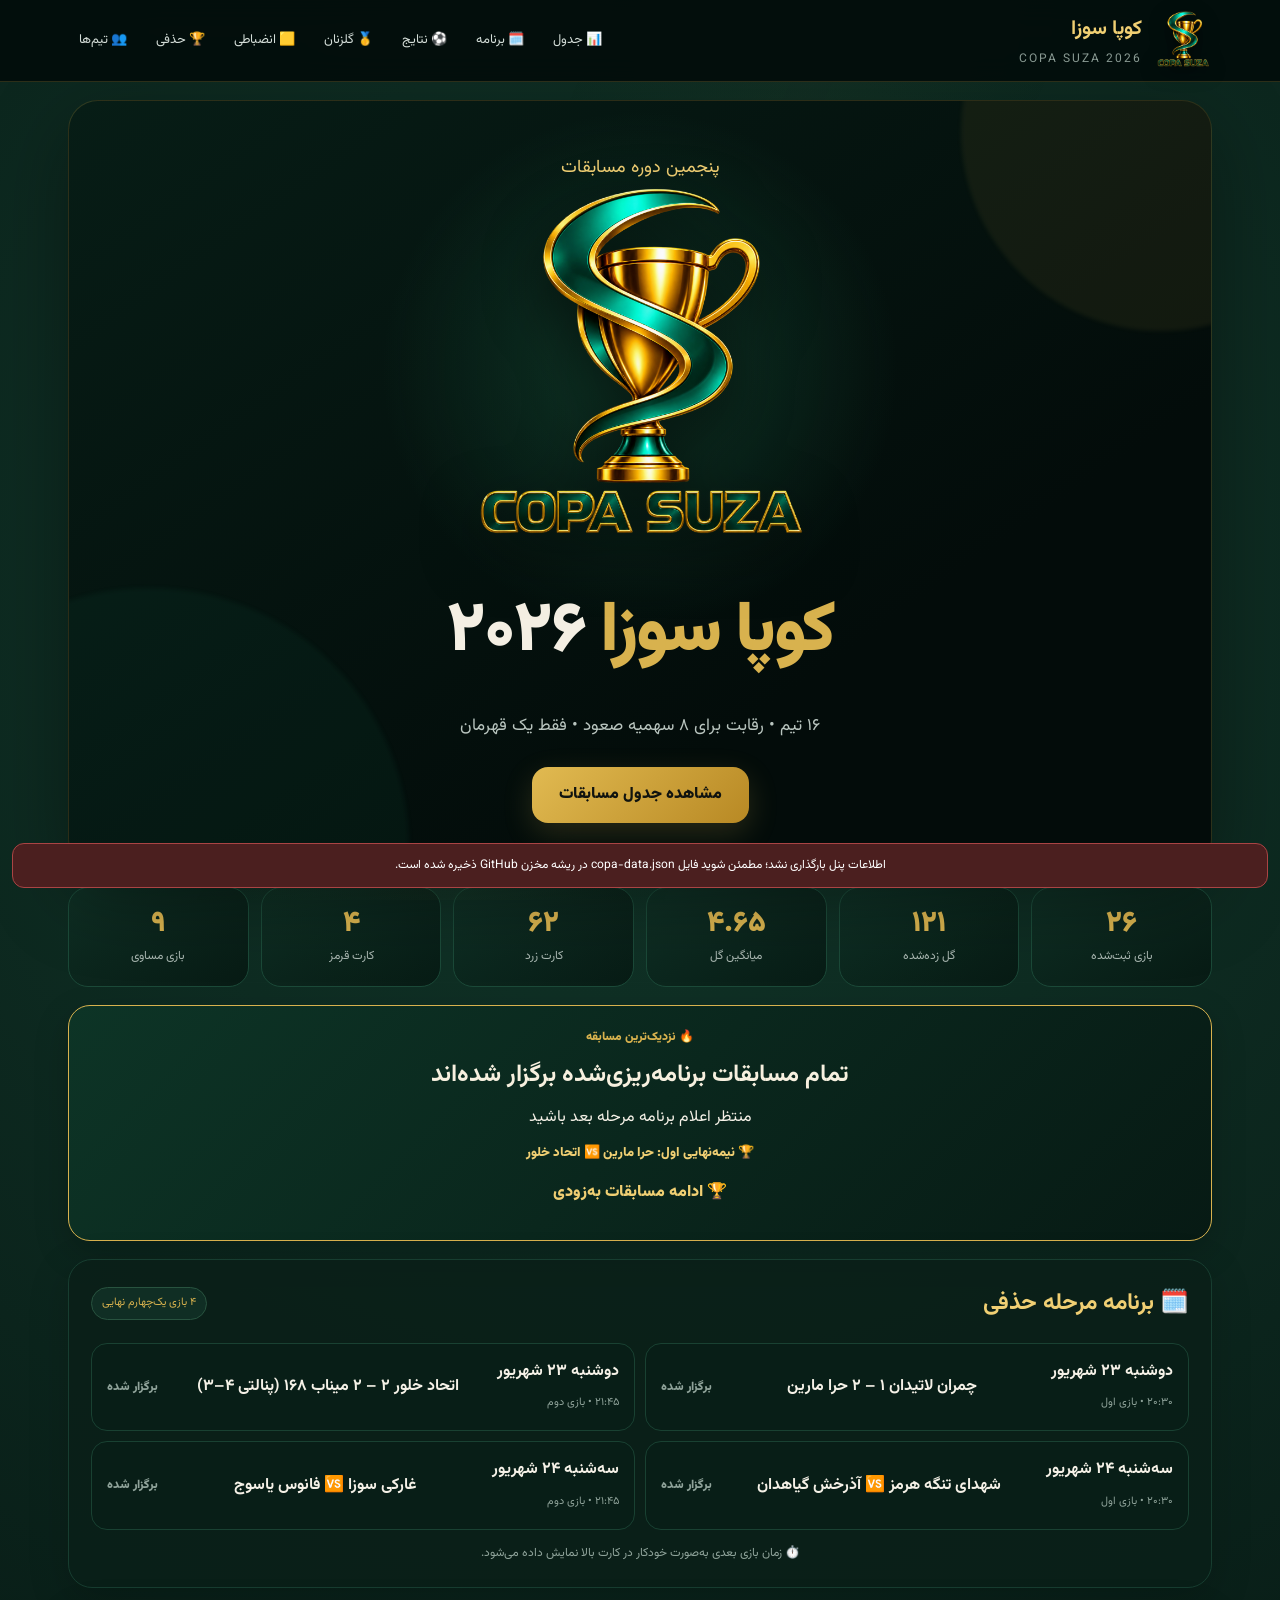
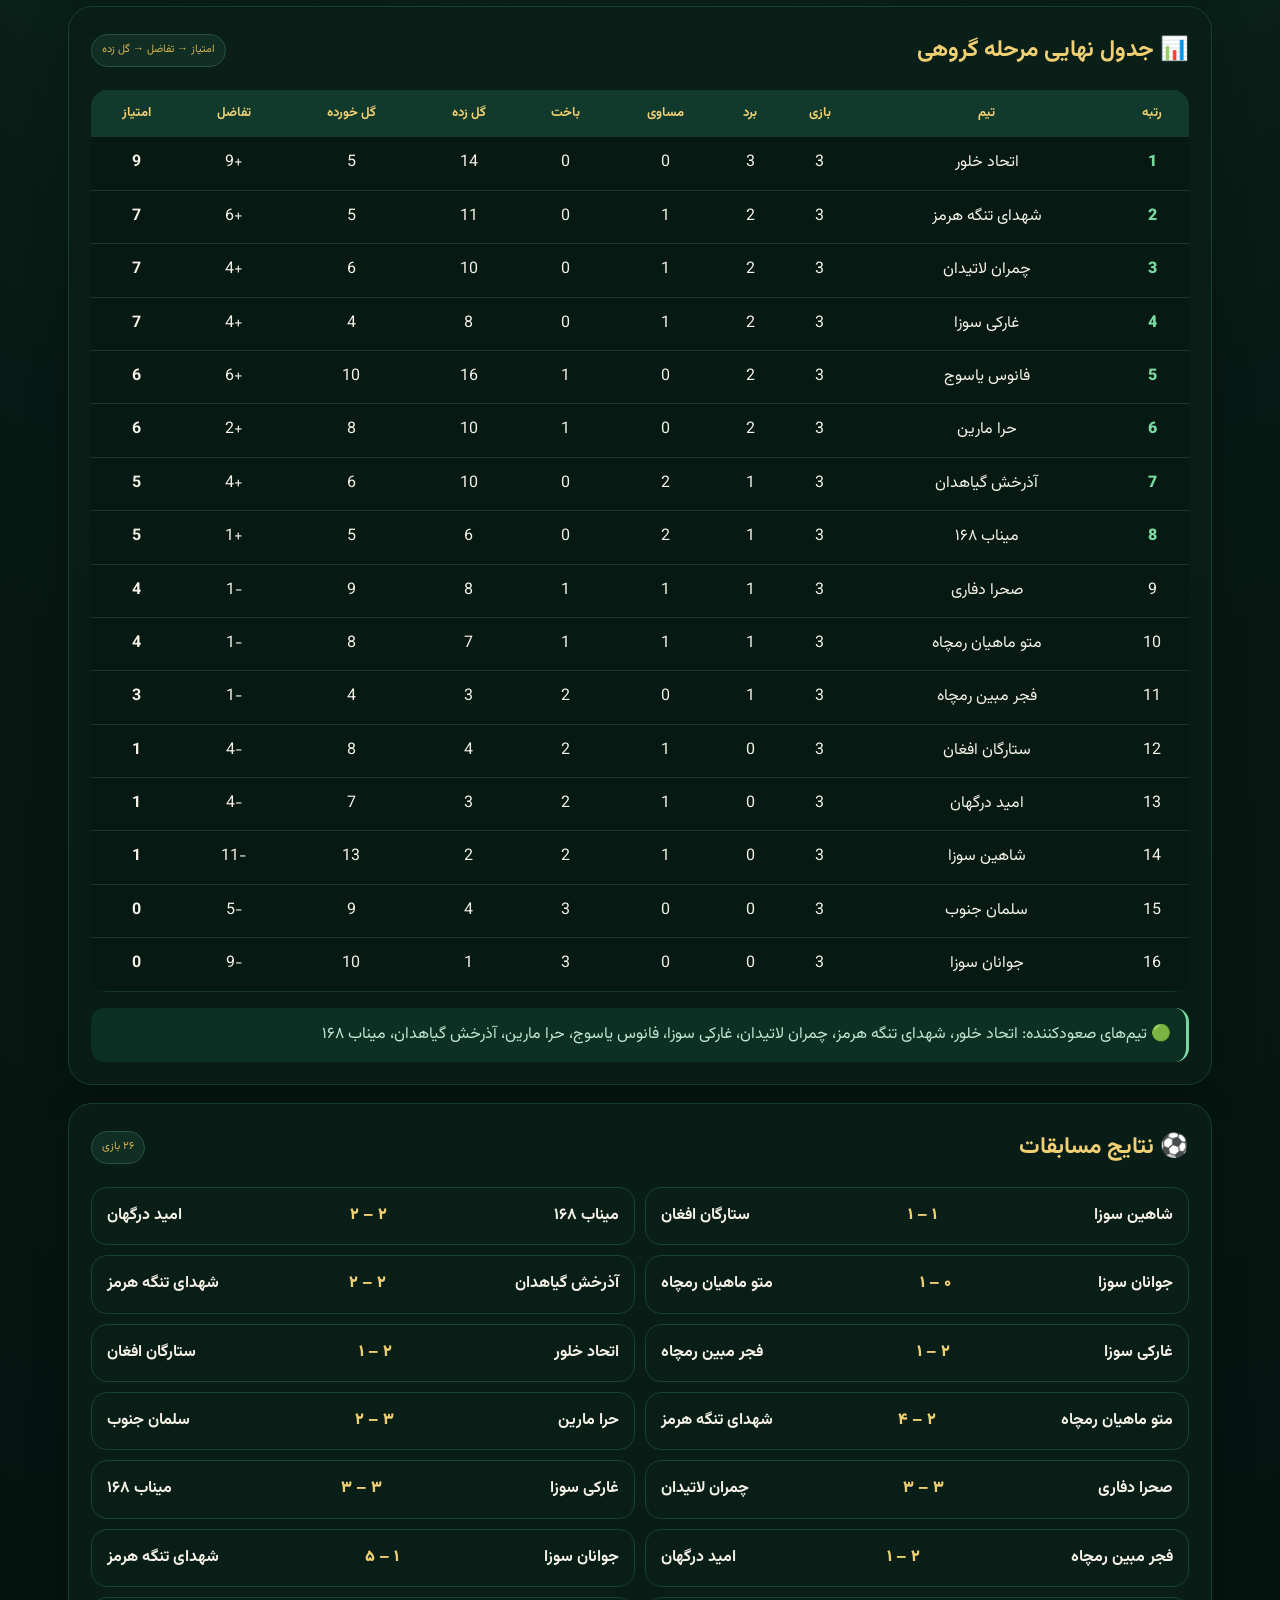
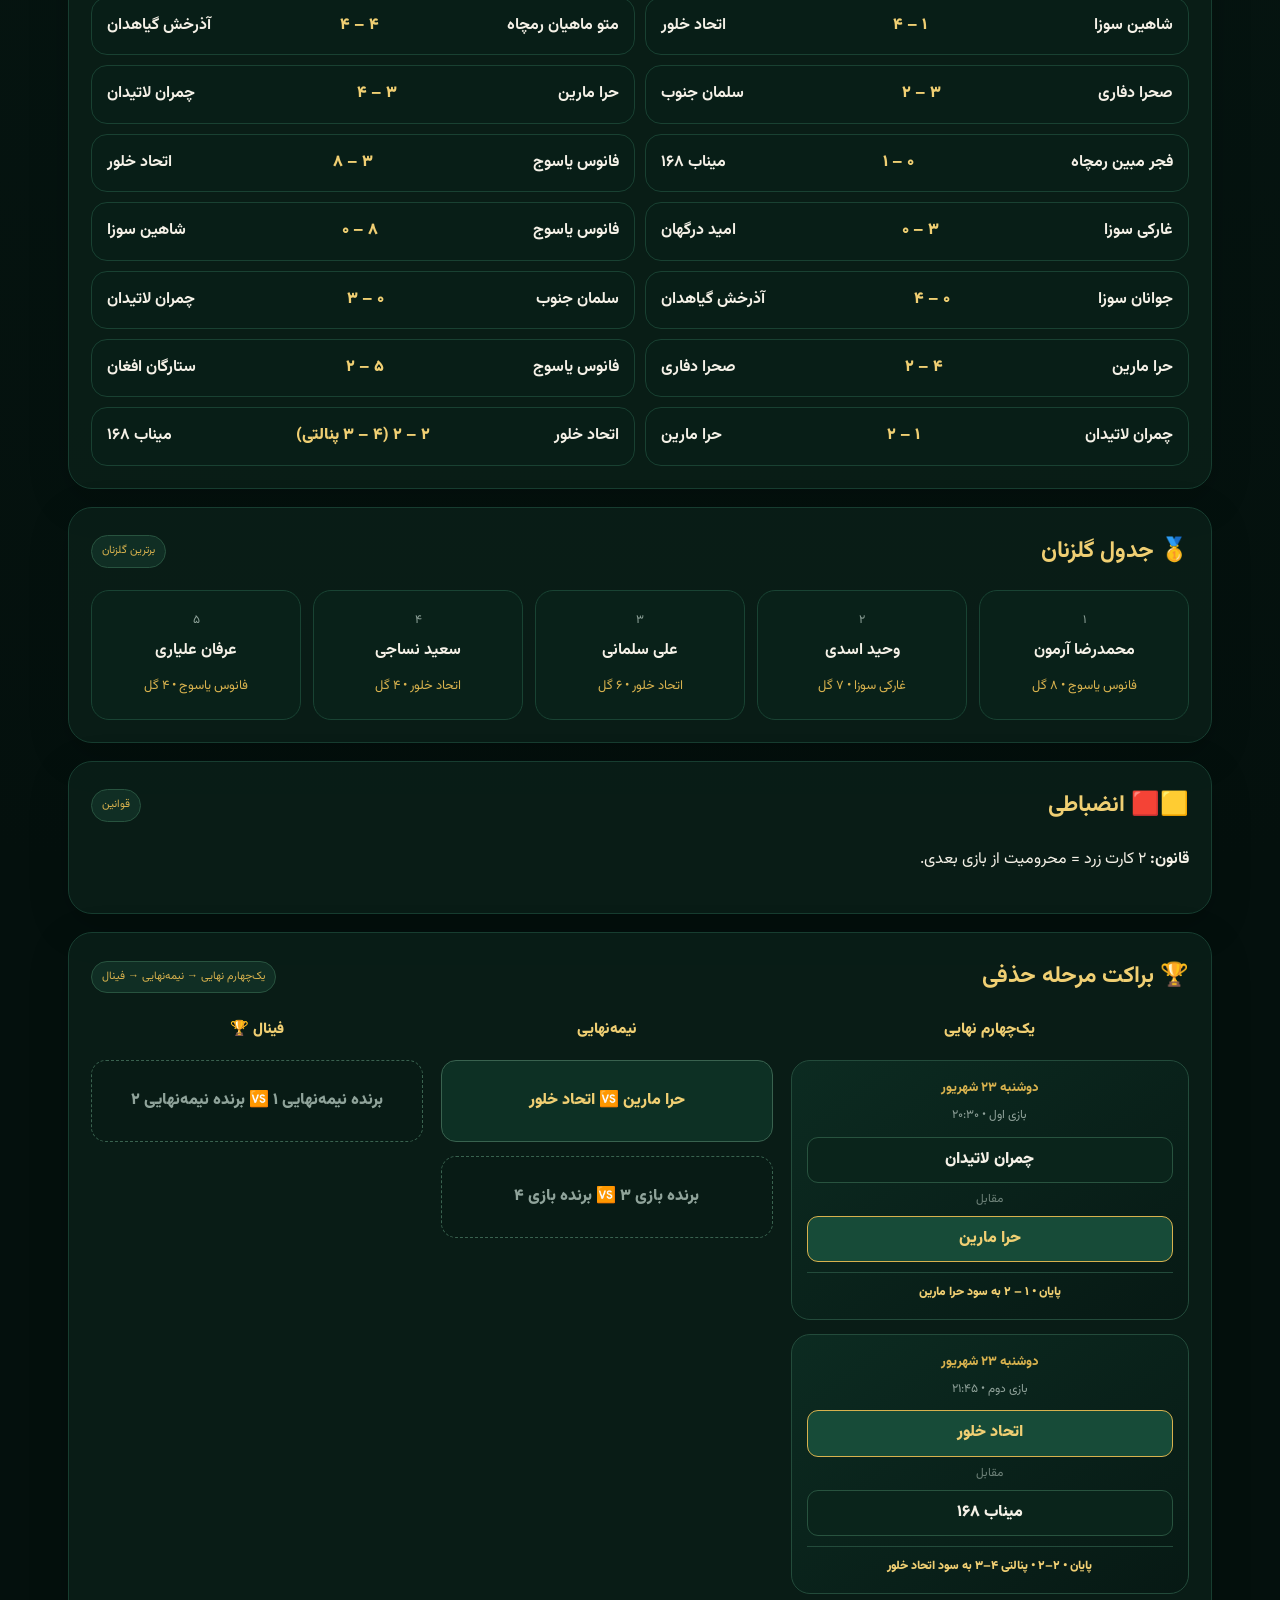
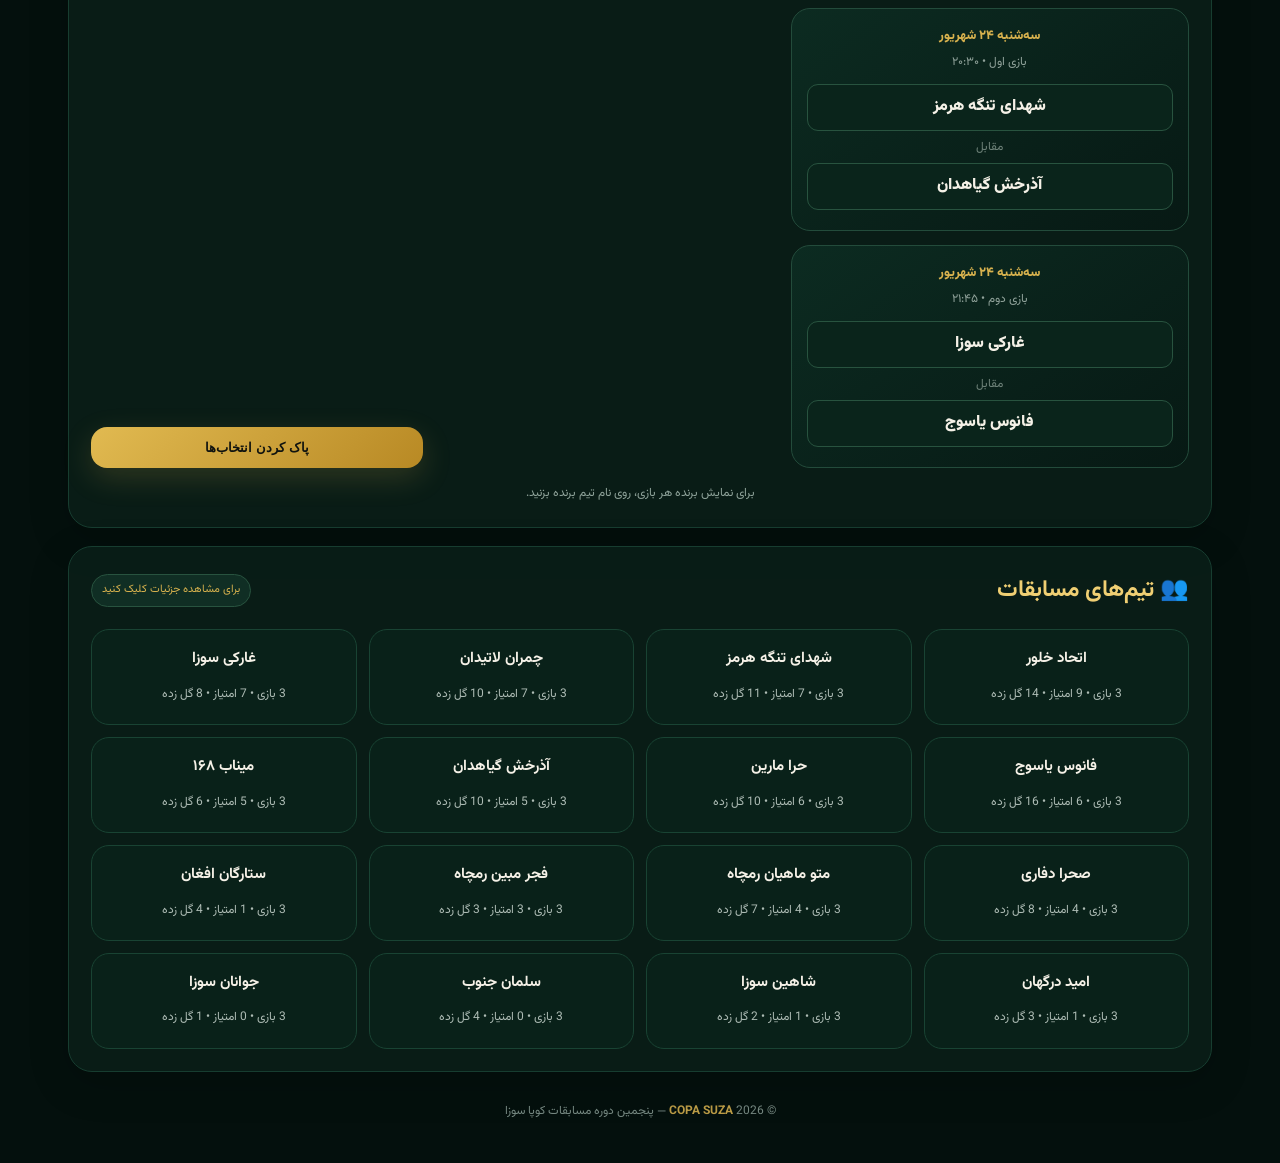
<file: copa-index-dynamic-v13.html>
<!doctype html>
<html lang="fa" dir="rtl">
<head>
<meta charset="utf-8">
<meta name="viewport" content="width=device-width,initial-scale=1,viewport-fit=cover">
<meta name="theme-color" content="#06110e">
<title>کوپا سوزا ۲۰۲۶ | Copa Suza</title>
<link rel="preconnect" href="https://fonts.googleapis.com"><link rel="preconnect" href="https://fonts.gstatic.com" crossorigin><link href="https://fonts.googleapis.com/css2?family=Vazirmatn:wght@100..900&display=swap" rel="stylesheet">
<style>
:root{--bg:#04100d;--bg2:#071914;--card:rgba(10,31,24,.86);--line:rgba(210,177,75,.20);--gold:#d8b24e;--gold2:#f0cf73;--text:#f5f1e7;--muted:#aebcb5;--green:#0d3a2b;--green2:#124d39;--success:#78d9a0}
*{box-sizing:border-box}html{scroll-behavior:smooth}body{margin:0;background:radial-gradient(circle at 50% 10%,#12372a 0,#071914 28%,#04100d 65%);color:var(--text);font-family:'Vazirmatn',Tahoma,Arial,sans-serif;line-height:1.9}body:before{content:"";position:fixed;inset:0;pointer-events:none;background:linear-gradient(115deg,transparent 35%,rgba(216,178,78,.025) 50%,transparent 65%)}
a{color:inherit;text-decoration:none}.wrap{max-width:1180px;margin:auto;padding:0 18px 35px}
.topbar{position:sticky;top:0;z-index:20;background:rgba(3,13,11,.92);backdrop-filter:blur(14px);border-bottom:1px solid var(--line)}.topin{max-width:1180px;margin:auto;min-height:76px;padding:10px 18px;display:flex;align-items:center;justify-content:space-between;gap:18px}.brand{display:flex;align-items:center;gap:12px}.brand img{width:58px;height:58px;object-fit:contain;filter:drop-shadow(0 5px 10px rgba(0,0,0,.45))}.brandtext strong{display:block;color:var(--gold2);font-size:20px}.brandtext span{display:block;color:#899a93;font-size:12px;letter-spacing:2px;direction:ltr}.nav{display:flex;gap:7px;flex-wrap:wrap;justify-content:center}.nav a{padding:7px 11px;border-radius:12px;color:#d4ddd8;font-size:13px}.nav a:hover{background:#12372b;color:var(--gold2)}
.hero{position:relative;overflow:hidden;margin-top:18px;border:1px solid var(--line);border-radius:30px;min-height:590px;background:radial-gradient(circle at 50% 35%,rgba(28,100,70,.42),transparent 34%),linear-gradient(145deg,#071d16,#030c0a 70%);display:flex;align-items:center;justify-content:center;text-align:center;box-shadow:0 25px 80px rgba(0,0,0,.35)}.hero:before,.hero:after{content:"";position:absolute;border-radius:50%;filter:blur(2px);pointer-events:none}.hero:before{width:520px;height:520px;background:rgba(21,94,66,.12);left:-180px;bottom:-240px}.hero:after{width:400px;height:400px;background:rgba(216,178,78,.07);right:-150px;top:-170px}.hero-content{position:relative;z-index:2;padding:45px 20px}.hero-logo{width:min(430px,82vw);max-height:365px;object-fit:contain;filter:drop-shadow(0 20px 28px rgba(0,0,0,.5));margin-bottom:5px}.eyebrow{color:var(--gold2);font-size:18px;margin:5px 0 0}.hero h1{margin:0;font-size:clamp(38px,7vw,70px);font-weight:900;color:#f4efe3;letter-spacing:-2px}.hero h1 b{color:var(--gold);font-weight:900}.subtitle{color:#b9c5bf;font-size:17px;margin:10px 0 24px}.cta{display:inline-flex;align-items:center;justify-content:center;background:linear-gradient(135deg,#e1ba51,#b88924);color:#10130f;font-weight:900;padding:13px 27px;border-radius:16px;box-shadow:0 10px 30px rgba(216,178,78,.18);transition:.2s}.cta:hover{transform:translateY(-2px)}
.stats{display:grid;grid-template-columns:repeat(6,1fr);gap:12px;margin:18px 0}.statcard{background:linear-gradient(145deg,rgba(15,47,36,.9),rgba(7,25,19,.9));border:1px solid #1b4938;border-radius:20px;padding:18px 10px;text-align:center}.num{font-size:29px;color:var(--gold);font-weight:900;line-height:1.25}.label{font-size:12px;color:#aab8b2;margin-top:3px}
.section{margin-top:18px;background:var(--card);border:1px solid #173d30;border-radius:24px;padding:22px;box-shadow:0 12px 40px rgba(0,0,0,.18)}.section-title{display:flex;align-items:center;justify-content:space-between;gap:12px;margin:0 0 17px}.section-title h2{margin:0;color:var(--gold2);font-size:23px}.tag{font-size:11px;color:var(--gold);background:#102e24;border:1px solid #28533f;border-radius:30px;padding:5px 10px;white-space:nowrap}
.table-wrap{overflow-x:auto;border-radius:16px}table{width:100%;min-width:720px;border-collapse:collapse;background:#071913}th,td{padding:11px 8px;border-bottom:1px solid #17372d;text-align:center;white-space:nowrap}th{background:#123a2c;color:var(--gold2);font-size:13px}tbody tr:hover{background:#0c261d}tbody tr:nth-child(-n+8) td:first-child{color:var(--success);font-weight:900}.qualified{margin:16px 0 0;padding:12px 15px;border-radius:14px;background:#0d3024;color:#bfe5ce;border-right:3px solid var(--success)}
.matches{display:grid;grid-template-columns:repeat(2,1fr);gap:10px}.schedule-status{color:var(--gold);font-size:12px;font-weight:900;white-space:nowrap}.match small{color:#8fa39a;font-size:11px}.match{display:flex;align-items:center;justify-content:space-between;gap:8px;padding:13px 15px;background:#081e17;border:1px solid #194132;border-radius:16px;flex-wrap:wrap}.match-details{display:grid!important;grid-template-columns:1fr 1fr!important;gap:12px!important;width:100%!important;flex-basis:100%!important;margin-top:10px!important}.match-team-details{background:#061812;border:1px solid #194132;border-radius:13px;padding:12px;text-align:right;min-width:0;display:block!important}.match-team-details h4{margin:0 0 7px;color:var(--gold2);font-size:13px}.match-team-details .detail{font-size:11px;color:#b9c7c1;line-height:1.9}.match-team-details .detail b{color:#f3eee2}.match-team-details .cards-line{margin-top:4px;font-weight:700}.match-team-details .cards-line b{font-weight:900}.match-team-details .empty{color:#71847c}.team{font-weight:700}.score{font-weight:900;color:var(--gold2);white-space:nowrap}.cards{display:grid;grid-template-columns:repeat(5,1fr);gap:12px}.player{background:#092119;border:1px solid #194333;border-radius:18px;padding:18px;text-align:center}.player .rank{font-size:12px;color:#8fa39a}.player b{display:block;color:#f5f1e7;font-size:16px;margin:4px 0}.player span{color:var(--gold);font-size:13px}.list{margin:0;padding-right:22px}.list li{padding:6px 0;color:#d6dfda}.bracket{display:grid;grid-template-columns:1.2fr 1fr 1fr;gap:18px;align-items:stretch}.round{display:flex;flex-direction:column;gap:14px}.round-title{color:var(--gold2);font-weight:900;text-align:center;font-size:15px;margin-bottom:2px}.game{background:linear-gradient(145deg,#0c2b21,#071914);border:1px solid #234b3b;border-radius:19px;padding:15px;text-align:center}.game .date{color:var(--gold);font-size:13px;font-weight:800}.game .time{font-size:12px;color:#91a39b;margin:3px 0 10px}.qf-result{margin-top:10px;padding-top:9px;border-top:1px solid #234b3b;color:var(--gold2);font-size:12px;font-weight:900;line-height:1.8}.game .teams{font-size:17px;font-weight:900;line-height:1.8}.game .vs{color:#6e8279;font-size:12px}.team-btn{display:block;width:100%;border:1px solid #28533f;background:#0a241b;color:var(--text);border-radius:11px;padding:7px 8px;margin:5px 0;font:inherit;font-weight:900;cursor:pointer}.team-btn:hover,.team-btn.selected{background:#174b38;color:var(--gold2);border-color:var(--gold)}.winner-slot{min-height:82px;display:flex;align-items:center;justify-content:center;border:1px dashed #39624f;border-radius:15px;background:#081b15;color:#8fa39a;padding:10px;text-align:center;font-weight:900}.winner-slot.filled{border-style:solid;color:var(--gold2);background:#0d3024}.next-card{margin:18px 0 0;background:linear-gradient(135deg,#0d3426,#071a14);border:1px solid var(--gold);border-radius:22px;padding:20px;text-align:center;box-shadow:0 12px 35px rgba(0,0,0,.2)}.next-card .kicker{color:var(--gold);font-size:12px;font-weight:900}.next-card h3{margin:4px 0;color:#f7f0df;font-size:24px}.countdown{display:flex;justify-content:center;gap:10px;flex-wrap:wrap;margin:12px 0}.countbox{min-width:72px;background:#06150f;border:1px solid #28533f;border-radius:13px;padding:8px}.countbox b{display:block;font-size:24px;color:var(--gold2);line-height:1.2}.countbox span{font-size:10px;color:#8fa39a}.teams-grid{display:grid;grid-template-columns:repeat(4,1fr);gap:12px}.team-card{background:#092119;border:1px solid #194333;border-radius:18px;padding:15px;text-align:center;cursor:pointer;transition:.2s}.team-card:hover{transform:translateY(-2px);border-color:var(--gold)}.team-card b{display:block;color:#f5f1e7;font-size:15px;margin-bottom:5px}.team-card span{font-size:12px;color:#aebcb5}.modal{display:none;position:fixed;inset:0;z-index:50;background:rgba(0,0,0,.72);padding:20px;align-items:center;justify-content:center}.modal.open{display:flex}.modal-box{width:min(700px,100%);max-height:88vh;overflow:auto;background:#071913;border:1px solid var(--gold);border-radius:24px;padding:22px;position:relative}.modal-close{position:absolute;left:14px;top:10px;background:none;border:0;color:#c7d0cb;font-size:26px;cursor:pointer}.modal-box h3{margin:0 35px 4px 0;color:var(--gold2);font-size:26px}.team-summary{display:grid;grid-template-columns:repeat(4,1fr);gap:8px;margin:15px 0}.mini-stat{background:#0a241b;border:1px solid #194333;border-radius:12px;padding:9px;text-align:center}.mini-stat b{display:block;color:var(--gold2);font-size:18px}.mini-stat span{font-size:10px;color:#8fa39a}.team-matches{display:grid;gap:8px}.team-matches .match{background:#081e17}
footer{text-align:center;color:#758780;padding:28px 10px 5px;font-size:12px}footer strong{color:#b99a45}
@media(max-width:900px){.stats{grid-template-columns:repeat(3,1fr)}.cards{grid-template-columns:repeat(2,1fr)}.bracket{grid-template-columns:1fr}.teams-grid{grid-template-columns:repeat(2,1fr)}.nav{display:none}.topin{justify-content:center}.brandtext{text-align:right}}
@media(max-width:620px){.wrap{padding:0 11px 28px}.topin{min-height:70px}.brand img{width:50px;height:50px}.brandtext strong{font-size:17px}.hero{min-height:610px;border-radius:25px;margin-top:12px}.hero-content{padding:30px 10px}.hero-logo{width:min(390px,92vw);max-height:340px}.eyebrow{font-size:16px}.hero h1{font-size:42px}.subtitle{font-size:14px}.stats{grid-template-columns:repeat(2,1fr)}.statcard{padding:15px 8px}.section{padding:17px 13px;border-radius:20px}.section-title h2{font-size:19px}.matches{grid-template-columns:1fr}.cards{grid-template-columns:1fr}.bracket{grid-template-columns:1fr}.game .teams{font-size:16px}.match-details{grid-template-columns:1fr!important}.teams-grid{grid-template-columns:1fr 1fr}.team-summary{grid-template-columns:repeat(2,1fr)}.countbox{min-width:65px}}
</style>
</head>
<body>
<div class="topbar"><div class="topin">
  <a class="brand" href="#top"><img src="copa-suza-logo.png" alt="لوگوی کوپا سوزا"><div class="brandtext"><strong>کوپا سوزا</strong><span>COPA SUZA 2026</span></div></a>
  <nav class="nav"><a href="#table">📊 جدول</a><a href="#schedule">🗓️ برنامه</a><a href="#matches">⚽ نتایج</a><a href="#scorers">🥇 گلزنان</a><a href="#discipline">🟨 انضباطی</a><a href="#quarter-finals">🏆 حذفی</a><a href="#teams">👥 تیم‌ها</a></nav>
</div></div>

<main class="wrap" id="top">
<section class="hero">
 <div class="hero-content">
   <div class="eyebrow">پنجمین دوره مسابقات</div>
   <img class="hero-logo" src="copa-suza-logo.png" alt="Copa Suza">
   <h1><b>کوپا سوزا</b> ۲۰۲۶</h1>
   <p class="subtitle">۱۶ تیم • رقابت برای ۸ سهمیه صعود • فقط یک قهرمان</p>
   <a class="cta" href="#table">مشاهده جدول مسابقات</a>
 </div>
</section>

<section class="stats">
 <div class="statcard"><div class="num">۲۶</div><div class="label">بازی ثبت‌شده</div></div>
 <div class="statcard"><div class="num">۱۲۱</div><div class="label">گل زده‌شده</div></div>
 <div class="statcard"><div class="num">۴.۶۵</div><div class="label">میانگین گل</div></div>
 <div class="statcard"><div class="num">۶۲</div><div class="label">کارت زرد</div></div>
 <div class="statcard"><div class="num">۴</div><div class="label">کارت قرمز</div></div>
 <div class="statcard"><div class="num">۹</div><div class="label">بازی مساوی</div></div>
</section>

<section class="next-card" id="next-match">
 <div class="kicker">🔥 نزدیک‌ترین مسابقه</div>
 <h3 id="next-title">شهدای تنگه هرمز 🆚 آذرخش گیاهدان</h3>
 <div id="next-date">سه‌شنبه ۲۴ شهریور • ساعت ۲۰:۳۰</div>
 <div style="margin-top:8px;color:var(--gold2);font-size:13px;font-weight:900">🏆 نیمه‌نهایی اول: حرا مارین 🆚 اتحاد خلور</div>
 <div class="countdown" id="countdown"><div class="countbox"><b>--</b><span>روز</span></div><div class="countbox"><b>--</b><span>ساعت</span></div><div class="countbox"><b>--</b><span>دقیقه</span></div><div class="countbox"><b>--</b><span>ثانیه</span></div></div>
</section>

<section class="section" id="schedule"><div class="section-title"><h2>🗓️ برنامه مرحله حذفی</h2><span class="tag">۴ بازی یک‌چهارم نهایی</span></div>
<div class="matches" id="schedule-list">
<div class="match"><span><b>دوشنبه ۲۳ شهریور</b><br><small>۲۰:۳۰ • بازی اول</small></span><span class="team">چمران لاتیدان ۱ – ۲ حرا مارین</span><span class="schedule-status">برگزار شده</span></div>
<div class="match"><span><b>دوشنبه ۲۳ شهریور</b><br><small>۲۱:۴۵ • بازی دوم</small></span><span class="team">اتحاد خلور ۲ – ۲ میناب ۱۶۸ (پنالتی ۴–۳)</span><span class="schedule-status">برگزار شده</span></div>
<div class="match"><span><b>سه‌شنبه ۲۴ شهریور</b><br><small>۲۰:۳۰ • بازی اول</small></span><span class="team">شهدای تنگه هرمز 🆚 آذرخش گیاهدان</span><span class="schedule-status">آینده</span></div>
<div class="match"><span><b>سه‌شنبه ۲۴ شهریور</b><br><small>۲۱:۴۵ • بازی دوم</small></span><span class="team">غارکی سوزا 🆚 فانوس یاسوج</span><span class="schedule-status">آینده</span></div>
</div>
<p style="color:#8fa39a;font-size:12px;margin:12px 0 0;text-align:center">⏱️ زمان بازی بعدی به‌صورت خودکار در کارت بالا نمایش داده می‌شود.</p>
</section>

<section class="section" id="table"><div class="section-title"><h2>📊 جدول نهایی مرحله گروهی</h2><span class="tag">امتیاز → تفاضل → گل زده</span></div>
<div class="table-wrap"><table><thead><tr><th>رتبه</th><th>تیم</th><th>بازی</th><th>برد</th><th>مساوی</th><th>باخت</th><th>گل زده</th><th>گل خورده</th><th>تفاضل</th><th>امتیاز</th></tr></thead><tbody>
<tr><td>1</td><td>اتحاد خلور</td><td>3</td><td>3</td><td>0</td><td>0</td><td>14</td><td>5</td><td>+9</td><td><b>9</b></td></tr>
<tr><td>2</td><td>شهدای تنگه هرمز</td><td>3</td><td>2</td><td>1</td><td>0</td><td>11</td><td>5</td><td>+6</td><td><b>7</b></td></tr>
<tr><td>3</td><td>چمران لاتیدان</td><td>3</td><td>2</td><td>1</td><td>0</td><td>10</td><td>6</td><td>+4</td><td><b>7</b></td></tr>
<tr><td>4</td><td>غارکی سوزا</td><td>3</td><td>2</td><td>1</td><td>0</td><td>8</td><td>4</td><td>+4</td><td><b>7</b></td></tr>
<tr><td>5</td><td>فانوس یاسوج</td><td>3</td><td>2</td><td>0</td><td>1</td><td>16</td><td>10</td><td>+6</td><td><b>6</b></td></tr>
<tr><td>6</td><td>حرا مارین</td><td>3</td><td>2</td><td>0</td><td>1</td><td>10</td><td>8</td><td>+2</td><td><b>6</b></td></tr>
<tr><td>7</td><td>آذرخش گیاهدان</td><td>3</td><td>1</td><td>2</td><td>0</td><td>10</td><td>6</td><td>+4</td><td><b>5</b></td></tr>
<tr><td>8</td><td>میناب ۱۶۸</td><td>3</td><td>1</td><td>2</td><td>0</td><td>6</td><td>5</td><td>+1</td><td><b>5</b></td></tr>
<tr><td>9</td><td>صحرا دفاری</td><td>3</td><td>1</td><td>1</td><td>1</td><td>8</td><td>9</td><td>-1</td><td><b>4</b></td></tr>
<tr><td>10</td><td>متو ماهیان رمچاه</td><td>3</td><td>1</td><td>1</td><td>1</td><td>7</td><td>8</td><td>-1</td><td><b>4</b></td></tr>
<tr><td>11</td><td>فجر مبین رمچاه</td><td>3</td><td>1</td><td>0</td><td>2</td><td>3</td><td>4</td><td>-1</td><td><b>3</b></td></tr>
<tr><td>12</td><td>ستارگان افغان</td><td>3</td><td>0</td><td>1</td><td>2</td><td>4</td><td>8</td><td>-4</td><td><b>1</b></td></tr>
<tr><td>13</td><td>امید درگهان</td><td>3</td><td>0</td><td>1</td><td>2</td><td>3</td><td>7</td><td>-4</td><td><b>1</b></td></tr>
<tr><td>14</td><td>شاهین سوزا</td><td>3</td><td>0</td><td>1</td><td>2</td><td>2</td><td>13</td><td>-11</td><td><b>1</b></td></tr>
<tr><td>15</td><td>سلمان جنوب</td><td>3</td><td>0</td><td>0</td><td>3</td><td>4</td><td>9</td><td>-5</td><td><b>0</b></td></tr>
<tr><td>16</td><td>جوانان سوزا</td><td>3</td><td>0</td><td>0</td><td>3</td><td>1</td><td>10</td><td>-9</td><td><b>0</b></td></tr>
</tbody></table></div>
<p class="qualified">🟢 تیم‌های صعودکننده: اتحاد خلور، شهدای تنگه هرمز، چمران لاتیدان، غارکی سوزا، فانوس یاسوج، حرا مارین، آذرخش گیاهدان، میناب ۱۶۸</p>
</section>

<section class="section" id="matches"><div class="section-title"><h2>⚽ نتایج مسابقات</h2><span class="tag">۲۶ بازی</span></div><div class="matches">
<div class="match"><span class="team">شاهین سوزا</span><span class="score">۱ – ۱</span><span class="team">ستارگان افغان</span></div>
<div class="match"><span class="team">میناب ۱۶۸</span><span class="score">۲ – ۲</span><span class="team">امید درگهان</span></div>
<div class="match"><span class="team">جوانان سوزا</span><span class="score">۰ – ۱</span><span class="team">متو ماهیان رمچاه</span></div>
<div class="match"><span class="team">آذرخش گیاهدان</span><span class="score">۲ – ۲</span><span class="team">شهدای تنگه هرمز</span></div>
<div class="match"><span class="team">غارکی سوزا</span><span class="score">۲ – ۱</span><span class="team">فجر مبین رمچاه</span></div>
<div class="match"><span class="team">اتحاد خلور</span><span class="score">۲ – ۱</span><span class="team">ستارگان افغان</span></div>
<div class="match"><span class="team">متو ماهیان رمچاه</span><span class="score">۲ – ۴</span><span class="team">شهدای تنگه هرمز</span></div>
<div class="match"><span class="team">حرا مارین</span><span class="score">۳ – ۲</span><span class="team">سلمان جنوب</span></div>
<div class="match"><span class="team">صحرا دفاری</span><span class="score">۳ – ۳</span><span class="team">چمران لاتیدان</span></div>
<div class="match"><span class="team">غارکی سوزا</span><span class="score">۳ – ۳</span><span class="team">میناب ۱۶۸</span></div>
<div class="match"><span class="team">فجر مبین رمچاه</span><span class="score">۲ – ۱</span><span class="team">امید درگهان</span></div>
<div class="match"><span class="team">جوانان سوزا</span><span class="score">۱ – ۵</span><span class="team">شهدای تنگه هرمز</span></div>
<div class="match"><span class="team">شاهین سوزا</span><span class="score">۱ – ۴</span><span class="team">اتحاد خلور</span></div>
<div class="match"><span class="team">متو ماهیان رمچاه</span><span class="score">۴ – ۴</span><span class="team">آذرخش گیاهدان</span></div>
<div class="match"><span class="team">صحرا دفاری</span><span class="score">۳ – ۲</span><span class="team">سلمان جنوب</span></div>
<div class="match"><span class="team">حرا مارین</span><span class="score">۳ – ۴</span><span class="team">چمران لاتیدان</span></div>
<div class="match"><span class="team">فجر مبین رمچاه</span><span class="score">۰ – ۱</span><span class="team">میناب ۱۶۸</span></div>
<div class="match"><span class="team">فانوس یاسوج</span><span class="score">۳ – ۸</span><span class="team">اتحاد خلور</span></div>
<div class="match"><span class="team">غارکی سوزا</span><span class="score">۳ – ۰</span><span class="team">امید درگهان</span></div>
<div class="match"><span class="team">فانوس یاسوج</span><span class="score">۸ – ۰</span><span class="team">شاهین سوزا</span></div>
<div class="match"><span class="team">جوانان سوزا</span><span class="score">۰ – ۴</span><span class="team">آذرخش گیاهدان</span></div>
<div class="match"><span class="team">سلمان جنوب</span><span class="score">۰ – ۳</span><span class="team">چمران لاتیدان</span></div>
<div class="match"><span class="team">حرا مارین</span><span class="score">۴ – ۲</span><span class="team">صحرا دفاری</span></div>
<div class="match"><span class="team">فانوس یاسوج</span><span class="score">۵ – ۲</span><span class="team">ستارگان افغان</span></div>
 <div class="match"><span class="team">چمران لاتیدان</span><span class="score">۱ – ۲</span><span class="team">حرا مارین</span></div>
 <div class="match"><span class="team">اتحاد خلور</span><span class="score">۲ – ۲ (۴ – ۳ پنالتی)</span><span class="team">میناب ۱۶۸</span></div>
</div></section>

<section class="section" id="scorers"><div class="section-title"><h2>🥇 جدول گلزنان</h2><span class="tag">برترین گلزنان</span></div><div class="cards">
<div class="player"><div class="rank">۱</div><b>محمدرضا آرمون</b><span>فانوس یاسوج • ۸ گل</span></div>
<div class="player"><div class="rank">۲</div><b>وحید اسدی</b><span>غارکی سوزا • ۷ گل</span></div>
<div class="player"><div class="rank">۳</div><b>علی سلمانی</b><span>اتحاد خلور • ۶ گل</span></div>
<div class="player"><div class="rank">۴</div><b>سعید نساجی</b><span>اتحاد خلور • ۴ گل</span></div>
<div class="player"><div class="rank">۵</div><b>عرفان علیاری</b><span>فانوس یاسوج • ۴ گل</span></div>
</div></section>



<section class="section" id="discipline"><div class="section-title"><h2>🟨🟥 انضباطی</h2><span class="tag">قوانین</span></div><p><b>قانون:</b> ۲ کارت زرد = محرومیت از بازی بعدی.</p></section>

<section class="section" id="quarter-finals"><div class="section-title"><h2>🏆 براکت مرحله حذفی</h2><span class="tag">یک‌چهارم نهایی → نیمه‌نهایی → فینال</span></div>
<div class="bracket">
<div class="round"><div class="round-title">یک‌چهارم نهایی</div>
<div class="game"><div class="date">دوشنبه ۲۳ شهریور</div><div class="time">بازی اول • ۲۰:۳۰</div><button class="team-btn" data-qf="1" data-team="چمران لاتیدان">چمران لاتیدان</button><div class="vs">مقابل</div><button class="team-btn selected" data-qf="1" data-team="حرا مارین">حرا مارین</button><div class="qf-result">پایان • ۱ – ۲ به سود حرا مارین</div></div>
<div class="game"><div class="date">دوشنبه ۲۳ شهریور</div><div class="time">بازی دوم • ۲۱:۴۵</div><button class="team-btn selected" data-qf="2" data-team="اتحاد خلور">اتحاد خلور</button><div class="vs">مقابل</div><button class="team-btn" data-qf="2" data-team="میناب ۱۶۸">میناب ۱۶۸</button><div class="qf-result">پایان • ۲–۲ • پنالتی ۴–۳ به سود اتحاد خلور</div></div>
<div class="game"><div class="date">سه‌شنبه ۲۴ شهریور</div><div class="time">بازی اول • ۲۰:۳۰</div><button class="team-btn" data-qf="3" data-team="شهدای تنگه هرمز">شهدای تنگه هرمز</button><div class="vs">مقابل</div><button class="team-btn" data-qf="3" data-team="آذرخش گیاهدان">آذرخش گیاهدان</button></div>
<div class="game"><div class="date">سه‌شنبه ۲۴ شهریور</div><div class="time">بازی دوم • ۲۱:۴۵</div><button class="team-btn" data-qf="4" data-team="غارکی سوزا">غارکی سوزا</button><div class="vs">مقابل</div><button class="team-btn" data-qf="4" data-team="فانوس یاسوج">فانوس یاسوج</button></div></div>
<div class="round"><div class="round-title">نیمه‌نهایی</div><div class="winner-slot" id="sf1">حرا مارین 🆚 اتحاد خلور</div><div class="winner-slot" id="sf2">برنده بازی ۳ 🆚 برنده بازی ۴</div></div>
<div class="round"><div class="round-title">فینال 🏆</div><div class="winner-slot" id="final">برنده نیمه‌نهایی ۱ 🆚 برنده نیمه‌نهایی ۲</div><button class="cta" id="reset-bracket" style="border:0;cursor:pointer;width:100%;margin-top:auto">پاک کردن انتخاب‌ها</button></div>
</div><p style="color:#8fa39a;font-size:12px;margin:14px 0 0;text-align:center">برای نمایش برنده هر بازی، روی نام تیم برنده بزنید.</p></section>

<section class="section" id="teams"><div class="section-title"><h2>👥 تیم‌های مسابقات</h2><span class="tag">برای مشاهده جزئیات کلیک کنید</span></div><div class="teams-grid" id="teams-grid"></div></section>

<div class="modal" id="team-modal"><div class="modal-box"><button class="modal-close" id="modal-close">×</button><h3 id="modal-title">تیم</h3><div class="team-summary" id="modal-summary"></div><div class="section-title" style="margin-top:18px"><h2 style="font-size:18px">⚽ بازی‌های مرحله گروهی</h2></div><div class="team-matches" id="modal-matches"></div><div id="modal-ko-wrap" style="display:none"><div class="section-title" style="margin-top:18px"><h2 style="font-size:18px">🏆 بازی‌های مرحله حذفی</h2></div><div class="team-matches" id="modal-ko"></div></div></div></div>

<footer>© 2026 <strong>COPA SUZA</strong> — پنجمین دوره مسابقات کوپا سوزا</footer>
</main>
<script>
const teamData={
"اتحاد خلور":{p:3,w:3,d:0,l:0,gf:14,ga:5,gd:9,pts:9,m:["اتحاد خلور ۲ – ۱ ستارگان افغان","شاهین سوزا ۱ – ۴ اتحاد خلور","فانوس یاسوج ۳ – ۸ اتحاد خلور"],ko:["یک‌چهارم نهایی: اتحاد خلور ۲ – ۲ میناب ۱۶۸ (پنالتی ۴–۳) • صعود اتحاد خلور"]},
"شهدای تنگه هرمز":{p:3,w:2,d:1,l:0,gf:11,ga:5,gd:6,pts:7,m:["آذرخش گیاهدان ۲ – ۲ شهدای تنگه هرمز","متو ماهیان رمچاه ۲ – ۴ شهدای تنگه هرمز","جوانان سوزا ۱ – ۵ شهدای تنگه هرمز"],ko:["یک‌چهارم نهایی: شهدای تنگه هرمز 🆚 آذرخش گیاهدان • سه‌شنبه ۲۴ شهریور • ۲۰:۳۰"]},
"چمران لاتیدان":{p:3,w:2,d:1,l:0,gf:10,ga:6,gd:4,pts:7,m:["صحرا دفاری ۳ – ۳ چمران لاتیدان","حرا مارین ۳ – ۴ چمران لاتیدان","سلمان جنوب ۰ – ۳ چمران لاتیدان"],ko:["یک‌چهارم نهایی: چمران لاتیدان ۱ – ۲ حرا مارین • حذف چمران لاتیدان"]},
"غارکی سوزا":{p:3,w:2,d:1,l:0,gf:8,ga:4,gd:4,pts:7,m:["غارکی سوزا ۲ – ۱ فجر مبین رمچاه","غارکی سوزا ۳ – ۳ میناب ۱۶۸","غارکی سوزا ۳ – ۰ امید درگهان"],ko:["یک‌چهارم نهایی: غارکی سوزا 🆚 فانوس یاسوج • سه‌شنبه ۲۴ شهریور • ۲۱:۴۵"]},
"فانوس یاسوج":{p:3,w:2,d:0,l:1,gf:16,ga:10,gd:6,pts:6,m:["فانوس یاسوج ۳ – ۸ اتحاد خلور","فانوس یاسوج ۸ – ۰ شاهین سوزا","فانوس یاسوج ۵ – ۲ ستارگان افغان"],ko:["یک‌چهارم نهایی: غارکی سوزا 🆚 فانوس یاسوج • سه‌شنبه ۲۴ شهریور • ۲۱:۴۵"]},
"حرا مارین":{p:3,w:2,d:0,l:1,gf:10,ga:8,gd:2,pts:6,m:["حرا مارین ۳ – ۲ سلمان جنوب","حرا مارین ۳ – ۴ چمران لاتیدان","حرا مارین ۴ – ۲ صحرا دفاری"],ko:["یک‌چهارم نهایی: چمران لاتیدان ۱ – ۲ حرا مارین • صعود حرا مارین","نیمه‌نهایی اول: حرا مارین 🆚 اتحاد خلور"]},
"آذرخش گیاهدان":{p:3,w:1,d:2,l:0,gf:10,ga:6,gd:4,pts:5,m:["آذرخش گیاهدان ۲ – ۲ شهدای تنگه هرمز","متو ماهیان رمچاه ۴ – ۴ آذرخش گیاهدان","جوانان سوزا ۰ – ۴ آذرخش گیاهدان"],ko:["یک‌چهارم نهایی: شهدای تنگه هرمز 🆚 آذرخش گیاهدان • سه‌شنبه ۲۴ شهریور • ۲۰:۳۰"]},
"میناب ۱۶۸":{p:3,w:1,d:2,l:0,gf:6,ga:5,gd:1,pts:5,m:["میناب ۱۶۸ ۲ – ۲ امید درگهان","غارکی سوزا ۳ – ۳ میناب ۱۶۸","فجر مبین رمچاه ۰ – ۱ میناب ۱۶۸"],ko:["یک‌چهارم نهایی: اتحاد خلور ۲ – ۲ میناب ۱۶۸ (پنالتی ۴–۳) • حذف میناب ۱۶۸"]},
"صحرا دفاری":{p:3,w:1,d:1,l:1,gf:8,ga:9,gd:-1,pts:4,m:["صحرا دفاری ۳ – ۳ چمران لاتیدان","صحرا دفاری ۳ – ۲ سلمان جنوب","حرا مارین ۴ – ۲ صحرا دفاری"]},
"متو ماهیان رمچاه":{p:3,w:1,d:1,l:1,gf:7,ga:8,gd:-1,pts:4,m:["جوانان سوزا ۰ – ۱ متو ماهیان رمچاه","متو ماهیان رمچاه ۲ – ۴ شهدای تنگه هرمز","متو ماهیان رمچاه ۴ – ۴ آذرخش گیاهدان"]},
"فجر مبین رمچاه":{p:3,w:1,d:0,l:2,gf:3,ga:4,gd:-1,pts:3,m:["غارکی سوزا ۲ – ۱ فجر مبین رمچاه","فجر مبین رمچاه ۲ – ۱ امید درگهان","فجر مبین رمچاه ۰ – ۱ میناب ۱۶۸"]},
"ستارگان افغان":{p:3,w:0,d:1,l:2,gf:4,ga:8,gd:-4,pts:1,m:["شاهین سوزا ۱ – ۱ ستارگان افغان","اتحاد خلور ۲ – ۱ ستارگان افغان","فانوس یاسوج ۵ – ۲ ستارگان افغان"]},
"امید درگهان":{p:3,w:0,d:1,l:2,gf:3,ga:7,gd:-4,pts:1,m:["میناب ۱۶۸ ۲ – ۲ امید درگهان","فجر مبین رمچاه ۲ – ۱ امید درگهان","غارکی سوزا ۳ – ۰ امید درگهان"]},
"شاهین سوزا":{p:3,w:0,d:1,l:2,gf:2,ga:13,gd:-11,pts:1,m:["شاهین سوزا ۱ – ۱ ستارگان افغان","شاهین سوزا ۱ – ۴ اتحاد خلور","فانوس یاسوج ۸ – ۰ شاهین سوزا"]},
"سلمان جنوب":{p:3,w:0,d:0,l:3,gf:4,ga:9,gd:-5,pts:0,m:["حرا مارین ۳ – ۲ سلمان جنوب","صحرا دفاری ۳ – ۲ سلمان جنوب","سلمان جنوب ۰ – ۳ چمران لاتیدان"]},
"جوانان سوزا":{p:3,w:0,d:0,l:3,gf:1,ga:10,gd:-9,pts:0,m:["جوانان سوزا ۰ – ۱ متو ماهیان رمچاه","جوانان سوزا ۱ – ۵ شهدای تنگه هرمز","جوانان سوزا ۰ – ۴ آذرخش گیاهدان"]}
};
const teamsGrid=document.getElementById('teams-grid');
Object.entries(teamData).forEach(([name,d])=>{const el=document.createElement('div');el.className='team-card';el.innerHTML=`<b>${name}</b><span>${d.p} بازی • ${d.pts} امتیاز • ${d.gf} گل زده</span>`;el.onclick=()=>openTeam(name);teamsGrid.appendChild(el);});
function openTeam(name){const d=teamData[name];document.getElementById('modal-title').textContent=name;document.getElementById('modal-summary').innerHTML=[['بازی',d.p],['برد',d.w],['مساوی',d.d],['باخت',d.l],['گل زده',d.gf],['گل خورده',d.ga],['تفاضل',d.gd>0?'+'+d.gd:d.gd],['امتیاز',d.pts]].map(x=>`<div class="mini-stat"><b>${x[1]}</b><span>${x[0]}</span></div>`).join('');document.getElementById('modal-matches').innerHTML=d.m.map(x=>`<div class="match"><span class="team">${x}</span></div>`).join('');const koWrap=document.getElementById('modal-ko-wrap');const ko=document.getElementById('modal-ko');if(d.ko&&d.ko.length){koWrap.style.display='block';ko.innerHTML=d.ko.map(x=>`<div class="match"><span class="team">${x}</span></div>`).join('');}else{koWrap.style.display='none';ko.innerHTML='';}document.getElementById('team-modal').classList.add('open');}
document.getElementById('modal-close').onclick=()=>document.getElementById('team-modal').classList.remove('open');document.getElementById('team-modal').onclick=e=>{if(e.target.id==='team-modal')e.currentTarget.classList.remove('open');};
document.querySelectorAll('#table td:nth-child(2)').forEach(td=>{td.style.cursor='pointer';td.title='مشاهده جزئیات تیم';td.onclick=()=>openTeam(td.textContent.trim());});
const upcomingMatches=[
 {title:'چمران لاتیدان 🆚 حرا مارین',date:'دوشنبه ۲۳ شهریور',time:'۲۰:۳۰',iso:'2026-09-14T20:30:00+03:30'},
 {title:'اتحاد خلور 🆚 میناب ۱۶۸',date:'دوشنبه ۲۳ شهریور',time:'۲۱:۴۵',iso:'2026-09-14T21:45:00+03:30'},
 {title:'شهدای تنگه هرمز 🆚 آذرخش گیاهدان',date:'سه‌شنبه ۲۴ شهریور',time:'۲۰:۳۰',iso:'2026-09-15T20:30:00+03:30'},
 {title:'غارکی سوزا 🆚 فانوس یاسوج',date:'سه‌شنبه ۲۴ شهریور',time:'۲۱:۴۵',iso:'2026-09-15T21:45:00+03:30'}
];
function fa(n){return String(Math.max(0,Math.floor(n))).replace(/\d/g,d=>'۰۱۲۳۴۵۶۷۸۹'[d]);}
function updateSchedule(){
  const now=Date.now();
  const items=document.querySelectorAll('#schedule-list .match');
  upcomingMatches.forEach((m,i)=>{
    const start=Date.parse(m.iso);
    const status=items[i]&&items[i].querySelector('.schedule-status');
    if(status){status.textContent=now>=start?'برگزار شده':'آینده';status.style.color=now>=start?'#8fa39a':'var(--gold)';}
  });
  const next=upcomingMatches.find(m=>Date.parse(m.iso)>now);
  const title=document.getElementById('next-title');
  const date=document.getElementById('next-date');
  const box=document.getElementById('countdown');
  if(!title||!date||!box)return;
  if(!next){
    title.textContent='تمام مسابقات برنامه‌ریزی‌شده برگزار شده‌اند';
    date.textContent='منتظر اعلام برنامه مرحله بعد باشید';
    box.innerHTML='<div style="color:var(--gold2);font-weight:900">🏆 ادامه مسابقات به‌زودی</div>';
    return;
  }
  title.textContent=next.title;
  date.textContent=next.date+' • ساعت '+next.time;
  const diff=Math.max(0,Date.parse(next.iso)-Date.now());
  const days=Math.floor(diff/86400000);
  const hours=Math.floor((diff%86400000)/3600000);
  const minutes=Math.floor((diff%3600000)/60000);
  const seconds=Math.floor((diff%60000)/1000);
  const values=[days,hours,minutes,seconds];
  const labels=['روز','ساعت','دقیقه','ثانیه'];
  box.innerHTML=values.map((v,i)=>`<div class="countbox"><b>${fa(v)}</b><span>${labels[i]}</span></div>`).join('');
}
updateSchedule();
window.setInterval(updateSchedule,1000);
const winners={1:'حرا مارین',2:'اتحاد خلور'};
document.querySelectorAll('.team-btn').forEach(btn=>btn.addEventListener('click',()=>{const q=btn.dataset.qf;winners[q]=btn.dataset.team;document.querySelectorAll(`.team-btn[data-qf="${q}"]`).forEach(b=>b.classList.remove('selected'));btn.classList.add('selected');renderBracket();}));
function renderBracket(){const sf1=winners[1]&&winners[2]?`${winners[1]} 🆚 ${winners[2]}`:'برنده بازی ۱ 🆚 برنده بازی ۲';const sf2=winners[3]&&winners[4]?`${winners[3]} 🆚 ${winners[4]}`:'برنده بازی ۳ 🆚 برنده بازی ۴';const final=(winners.sf1&&winners.sf2)?`${winners.sf1} 🆚 ${winners.sf2}`:'برنده نیمه‌نهایی ۱ 🆚 برنده نیمه‌نهایی ۲';[['sf1',sf1],['sf2',sf2],['final',final]].forEach(([id,t])=>{const el=document.getElementById(id);el.textContent=t;el.classList.toggle('filled',!t.includes('برنده'));});}
document.getElementById('sf1').onclick=()=>{if(winners[1]&&winners[2]){winners.sf1=prompt('برنده نیمه‌نهایی ۱ را انتخاب کنید:',winners[1])===winners[2]?winners[2]:winners[1];renderBracket();}};document.getElementById('sf2').onclick=()=>{if(winners[3]&&winners[4]){winners.sf2=prompt('برنده نیمه‌نهایی ۲ را انتخاب کنید:',winners[3])===winners[4]?winners[4]:winners[3];renderBracket();}};
document.getElementById('reset-bracket').onclick=()=>{Object.keys(winners).forEach(k=>delete winners[k]);document.querySelectorAll('.team-btn').forEach(b=>b.classList.remove('selected'));renderBracket();};
renderBracket();
</script>

<script>
(async function(){
  const DATA_URLS=[new URL('/copa-data.json?v='+Date.now(),location.origin).href,'./copa-data.json?v='+Date.now(),'https://copasuza.github.io/copa-data.json?v='+Date.now()];
  const fa=n=>String(n).replace(/\d/g,d=>'۰۱۲۳۴۵۶۷۸۹'[d]);
  const esc=s=>String(s??'').replace(/[&<>"']/g,m=>({'&':'&amp;','<':'&lt;','>':'&gt;','"':'&quot;',"'":'&#39;'}[m]));
  function scoreText(m){
    let x=fa(m.homeScore)+' – '+fa(m.awayScore);
    if(m.penaltiesHome!=null && m.penaltiesAway!=null) x+=' (پنالتی '+fa(m.penaltiesHome)+' – '+fa(m.penaltiesAway)+')';
    return x;
  }
  function calcTable(matches,teams){
    const t={}; (teams||[]).forEach(n=>t[n]={name:n,p:0,w:0,d:0,l:0,gf:0,ga:0,gd:0,pts:0});
    (matches||[]).filter(m=>m.stage==='group' && m.homeScore!=null && m.awayScore!=null).forEach(m=>{
      if(!t[m.home]) t[m.home]={name:m.home,p:0,w:0,d:0,l:0,gf:0,ga:0,gd:0,pts:0};
      if(!t[m.away]) t[m.away]={name:m.away,p:0,w:0,d:0,l:0,gf:0,ga:0,gd:0,pts:0};
      const h=t[m.home],a=t[m.away]; h.p++;a.p++;h.gf+=+m.homeScore;h.ga+=+m.awayScore;a.gf+=+m.awayScore;a.ga+=+m.homeScore;
      if(m.homeScore>m.awayScore){h.w++;a.l++;h.pts+=3}else if(m.homeScore<m.awayScore){a.w++;h.l++;a.pts+=3}else{h.d++;a.d++;h.pts++;a.pts++}
    });
    return Object.values(t).map(x=>(x.gd=x.gf-x.ga,x)).sort((a,b)=>b.pts-a.pts||b.gd-a.gd||b.gf-a.gf);
  }
  function render(data){
    const matches=data.matches||[], group=matches.filter(m=>m.stage==='group'), finished=matches.filter(m=>m.homeScore!=null&&m.awayScore!=null);
    const goals=finished.reduce((n,m)=>n+Number(m.homeScore||0)+Number(m.awayScore||0),0);
    const draws=finished.filter(m=>m.homeScore===m.awayScore).length;
    // آمار پایه تا پایان مرحله گروهی؛ فقط کارت‌های بازی‌های جدید (شناسه بالاتر از 24) به آن اضافه می‌شوند.
    const baseYellow=Number((data.stats&&data.stats.yellow)||0), baseRed=Number((data.stats&&data.stats.red)||0); const newMatches=matches.filter(m=>Number(m.id||0)>24); const yellow=baseYellow+newMatches.reduce((n,m)=>n+Number(m.homeYellowCount||0)+Number(m.awayYellowCount||0),0); const red=baseRed+newMatches.reduce((n,m)=>n+Number(m.homeRedCount||0)+Number(m.awayRedCount||0),0);
    document.querySelectorAll('.stats .statcard .num').forEach((el,i)=>{el.textContent=fa([finished.length,goals,finished.length?(goals/finished.length).toFixed(2):'0.00',yellow,red,draws][i])});
    const table=calcTable(matches,data.teams||[]);
    const tbody=document.querySelector('#table tbody');
    if(tbody) tbody.innerHTML=table.map((x,i)=>`<tr><td>${fa(i+1)}</td><td>${esc(x.name)}</td><td>${fa(x.p)}</td><td>${fa(x.w)}</td><td>${fa(x.d)}</td><td>${fa(x.l)}</td><td>${fa(x.gf)}</td><td>${fa(x.ga)}</td><td>${fa(x.gd>0?'+'+x.gd:x.gd)}</td><td><b>${fa(x.pts)}</b></td></tr>`).join('');
    const q=table.slice(0,8).map(x=>x.name); const qEl=document.querySelector('#table .qualified'); if(qEl) qEl.textContent='🟢 تیم‌های صعودکننده: '+q.join('، ');
    const mt=document.querySelector('#matches .matches');
    if(mt) mt.innerHTML=matches.map(m=>{
      const hs=(m.homeScorers||'').split(/\n|،|,/).map(x=>x.trim()).filter(Boolean), as=(m.awayScorers||'').split(/\n|،|,/).map(x=>x.trim()).filter(Boolean);
      const homeY=Number(m.homeYellowCount??0), homeR=Number(m.homeRedCount??0), awayY=Number(m.awayYellowCount??0), awayR=Number(m.awayRedCount??0);
      const hasDetails=hs.length||as.length||m.homeYellowCount!=null||m.awayYellowCount!=null||m.homeRedCount!=null||m.awayRedCount!=null||m.yellowCount!=null||m.redCount!=null;
      const homeDetails=`<div class="match-team-details"><h4>${esc(m.home)}</h4><div class="detail">${hs.length?`⚽ گلزنان: <b>${esc(hs.join('، '))}</b>`:`<span class="empty">⚽ گلزنی ثبت نشده</span>`}</div><div class="detail cards-line">🟨 کارت زرد: <b>${fa(homeY)}</b> &nbsp;&nbsp; 🟥 کارت قرمز: <b>${fa(homeR)}</b></div></div>`;
      const awayDetails=`<div class="match-team-details"><h4>${esc(m.away)}</h4><div class="detail">${as.length?`⚽ گلزنان: <b>${esc(as.join('، '))}</b>`:`<span class="empty">⚽ گلزنی ثبت نشده</span>`}</div><div class="detail cards-line">🟨 کارت زرد: <b>${fa(awayY)}</b> &nbsp;&nbsp; 🟥 کارت قرمز: <b>${fa(awayR)}</b></div></div>`;
      return `<div class="match"><span class="team">${esc(m.home)}</span><span class="score">${m.homeScore!=null?scoreText(m):'🆚'}</span><span class="team">${esc(m.away)}</span>${hasDetails?`<div class="match-details">${homeDetails}${awayDetails}</div>`:''}</div>`
    }).join('');
    // گلزنان: آمار پایه مرحله گروهی از data.scorers + گل‌های مراحل حذفی از اطلاعات بازی‌ها
    const scorerMap={};
    (data.scorers||[]).forEach(x=>{
      const key=(x.name||'')+'||'+(x.team||'');
      if(key!=='||') scorerMap[key]={name:x.name,team:x.team,goals:Number(x.goals||0)};
    });
    matches.filter(m=>m.stage && m.stage!=='group').forEach(m=>{
      [['homeScorers',m.home],['awayScorers',m.away]].forEach(([k,team])=>
        (m[k]||'').split(/\n|،|,/).map(x=>x.trim()).filter(Boolean).forEach(name=>{
          const key=name+'||'+team;
          scorerMap[key]=scorerMap[key]||{name,team,goals:0};
          scorerMap[key].goals++;
        })
      );
    });
    const sc=Object.values(scorerMap).slice().sort((a,b)=>(b.goals||0)-(a.goals||0)).slice(0,10), cards=document.querySelector('#scorers .cards');
    if(cards) cards.innerHTML=sc.map((x,i)=>`<div class="player"><div class="rank">${fa(i+1)}</div><b>${esc(x.name)}</b><span>${esc(x.team)} • ${fa(x.goals)} گل</span></div>`).join('');
    const sch=data.schedule||[], sl=document.getElementById('schedule-list');
    if(sl) sl.innerHTML=sch.map((x,i)=>`<div class="match"><span><b>${esc(x.date||'')}</b><br><small>${esc(x.time||'')} • ${i%2?'بازی دوم':'بازی اول'}</small></span><span class="team">${esc(x.home)} ${x.homeScore!=null?scoreText({homeScore:x.homeScore,awayScore:x.awayScore,penaltiesHome:x.penaltiesHome,penaltiesAway:x.penaltiesAway}):'🆚 '+esc(x.away)}</span><span class="schedule-status">${x.homeScore!=null?'برگزار شده':'آینده'}</span></div>`).join('');
    if(sl) [...sl.querySelectorAll('.schedule-status')].forEach(e=>e.style.color=e.textContent==='آینده'?'var(--gold)':'#8fa39a');
    // مرحله حذفی: اطلاعات مسابقات ثبت‌شده در پنل، منبع اصلی نمایش است.
    const ko=data.knockout||{};
    const qfIds=[25,26,27,28];
const qfs=qfIds.map(id=>matches.find(m=>Number(m.id)===id)).filter(Boolean);
    const winnerOf=m=>{
      if(!m || m.homeScore==null || m.awayScore==null) return '';
      if(Number(m.homeScore)>Number(m.awayScore)) return m.home;
      if(Number(m.awayScore)>Number(m.homeScore)) return m.away;
      if(m.penaltiesHome!=null && m.penaltiesAway!=null){
        if(Number(m.penaltiesHome)>Number(m.penaltiesAway)) return m.home;
        if(Number(m.penaltiesAway)>Number(m.penaltiesHome)) return m.away;
      }
      return '';
    };
    const qfw=[1,2,3,4].map((n,i)=>winnerOf(qfs[i]));
    winners[1]=qfw[0]||winners[1]||''; winners[2]=qfw[1]||winners[2]||''; winners[3]=qfw[2]||winners[3]||''; winners[4]=qfw[3]||winners[4]||'';
    const qfCards=[...document.querySelectorAll('#quarter-finals .game')];
    qfCards.forEach((card,i)=>{
      const m=qfs[i]; if(!m) return;
      const btns=card.querySelectorAll('.team-btn');
      if(btns[0]) btns[0].textContent=m.home||'تیم اول';
      if(btns[1]) btns[1].textContent=m.away||'تیم دوم';
      if(btns[0]) btns[0].dataset.team=m.home||'';
      if(btns[1]) btns[1].dataset.team=m.away||'';
      btns.forEach(b=>b.classList.toggle('selected',!!winnerOf(m)&&b.dataset.team===winnerOf(m)));
      let result=card.querySelector('.qf-result');
      if(!result){result=document.createElement('div');result.className='qf-result';card.appendChild(result)}
      result.textContent=(m.homeScore!=null&&m.awayScore!=null)?('پایان • '+scoreText(m)+(winnerOf(m)?' • صعود '+winnerOf(m):' • نتیجه مساوی')):'برنامه‌ریزی شده';
    });
    const setSlot=(id,a,b)=>{const e=document.getElementById(id); if(e)e.textContent=(a||'برنده بازی')+' 🆚 '+(b||'برنده بازی')};
    setSlot('sf1',qfw[0]||ko.qf1,qfw[1]||ko.qf2); setSlot('sf2',qfw[2]||ko.qf3,qfw[3]||ko.qf4);
    const sfs=matches.filter(m=>m.stage==='sf').sort((a,b)=>(+a.id||0)-(+b.id||0));
    setSlot('final',winnerOf(sfs[0])||ko.finalA||'برنده نیمه‌نهایی ۱',winnerOf(sfs[1])||ko.finalB||'برنده نیمه‌نهایی ۲');
    // team cards
    const tg=document.getElementById('teams-grid');
    if(tg){tg.innerHTML='';table.forEach(d=>{const el=document.createElement('div');el.className='team-card';el.innerHTML=`<b>${esc(d.name)}</b><span>${fa(d.p)} بازی • ${fa(d.pts)} امتیاز • ${fa(d.gf)} گل زده</span>`;el.onclick=()=>openDynamicTeam(d.name,table,matches);tg.appendChild(el)})}
    function openDynamicTeam(name,table,matches){
      const d=table.find(x=>x.name===name)||{p:0,w:0,d:0,l:0,gf:0,ga:0,gd:0,pts:0};
      document.getElementById('modal-title').textContent=name;
      document.getElementById('modal-summary').innerHTML=[['بازی',d.p],['برد',d.w],['مساوی',d.d],['باخت',d.l],['گل زده',d.gf],['گل خورده',d.ga],['تفاضل',d.gd>0?'+'+d.gd:d.gd],['امتیاز',d.pts]].map(x=>`<div class="mini-stat"><b>${fa(x[1])}</b><span>${x[0]}</span></div>`).join('');
      document.getElementById('modal-matches').innerHTML=matches.filter(m=>m.home===name||m.away===name).map(m=>`<div class="match"><span class="team">${esc(m.home)}</span><span class="score">${m.homeScore!=null?scoreText(m):'🆚'}</span><span class="team">${esc(m.away)}</span></div>`).join('');
      document.getElementById('modal-ko-wrap').style.display='none'; document.getElementById('team-modal').classList.add('open');
    }
    const now=Date.now(); const next=sch.find(x=>x.iso&&Date.parse(x.iso)>now);
    if(next){document.getElementById('next-title').textContent=next.home+' 🆚 '+next.away;document.getElementById('next-date').textContent=(next.date||'')+' • ساعت '+(next.time||'');startCountdown(next.iso)}
    else {document.getElementById('next-title').textContent='برنامه بعدی اعلام نشده';document.getElementById('next-date').textContent='';}
    function startCountdown(iso){
      const box=document.getElementById('countdown'); if(!box)return; const tick=()=>{let d=Math.max(0,Date.parse(iso)-Date.now()),s=Math.floor(d/1000),day=Math.floor(s/86400);s%=86400;let h=Math.floor(s/3600);s%=3600;let mi=Math.floor(s/60),se=s%60;box.innerHTML=[day,h,mi,se].map((v,i)=>`<div class="countbox"><b>${fa(v)}</b><span>${['روز','ساعت','دقیقه','ثانیه'][i]}</span></div>`).join('')};tick();setInterval(tick,1000)
    }
  }
  try{
    let liveData=null, lastError=null;
    for(const url of DATA_URLS){
      try{
        const r=await fetch(url,{cache:'no-store',credentials:'omit'});
        if(!r.ok) throw new Error('HTTP '+r.status);
        const j=await r.json();
        if(!j || !Array.isArray(j.matches)) throw new Error('ساختار copa-data.json نامعتبر است');
        liveData=j; break;
      }catch(err){ lastError=err; }
    }
    if(!liveData) throw lastError||new Error('خطا در دریافت اطلاعات');
    render(liveData);
    console.log('Copa Suza: live data loaded from copa-data.json', liveData.updatedAt||'');
  }catch(e){
    console.error('Copa Suza: copa-data.json could not be loaded',e);
    const note=document.createElement('div');
    note.style='position:fixed;bottom:12px;left:12px;right:12px;z-index:9999;background:#4b1f1f;color:#fff;border:1px solid #a44;border-radius:12px;padding:10px 14px;text-align:center;font-size:12px';
    note.textContent='اطلاعات پنل بارگذاری نشد؛ مطمئن شوید فایل copa-data.json در ریشه مخزن GitHub ذخیره شده است.';
    document.body.appendChild(note);
  }
})();
</script>

</body>
</html>
</file>
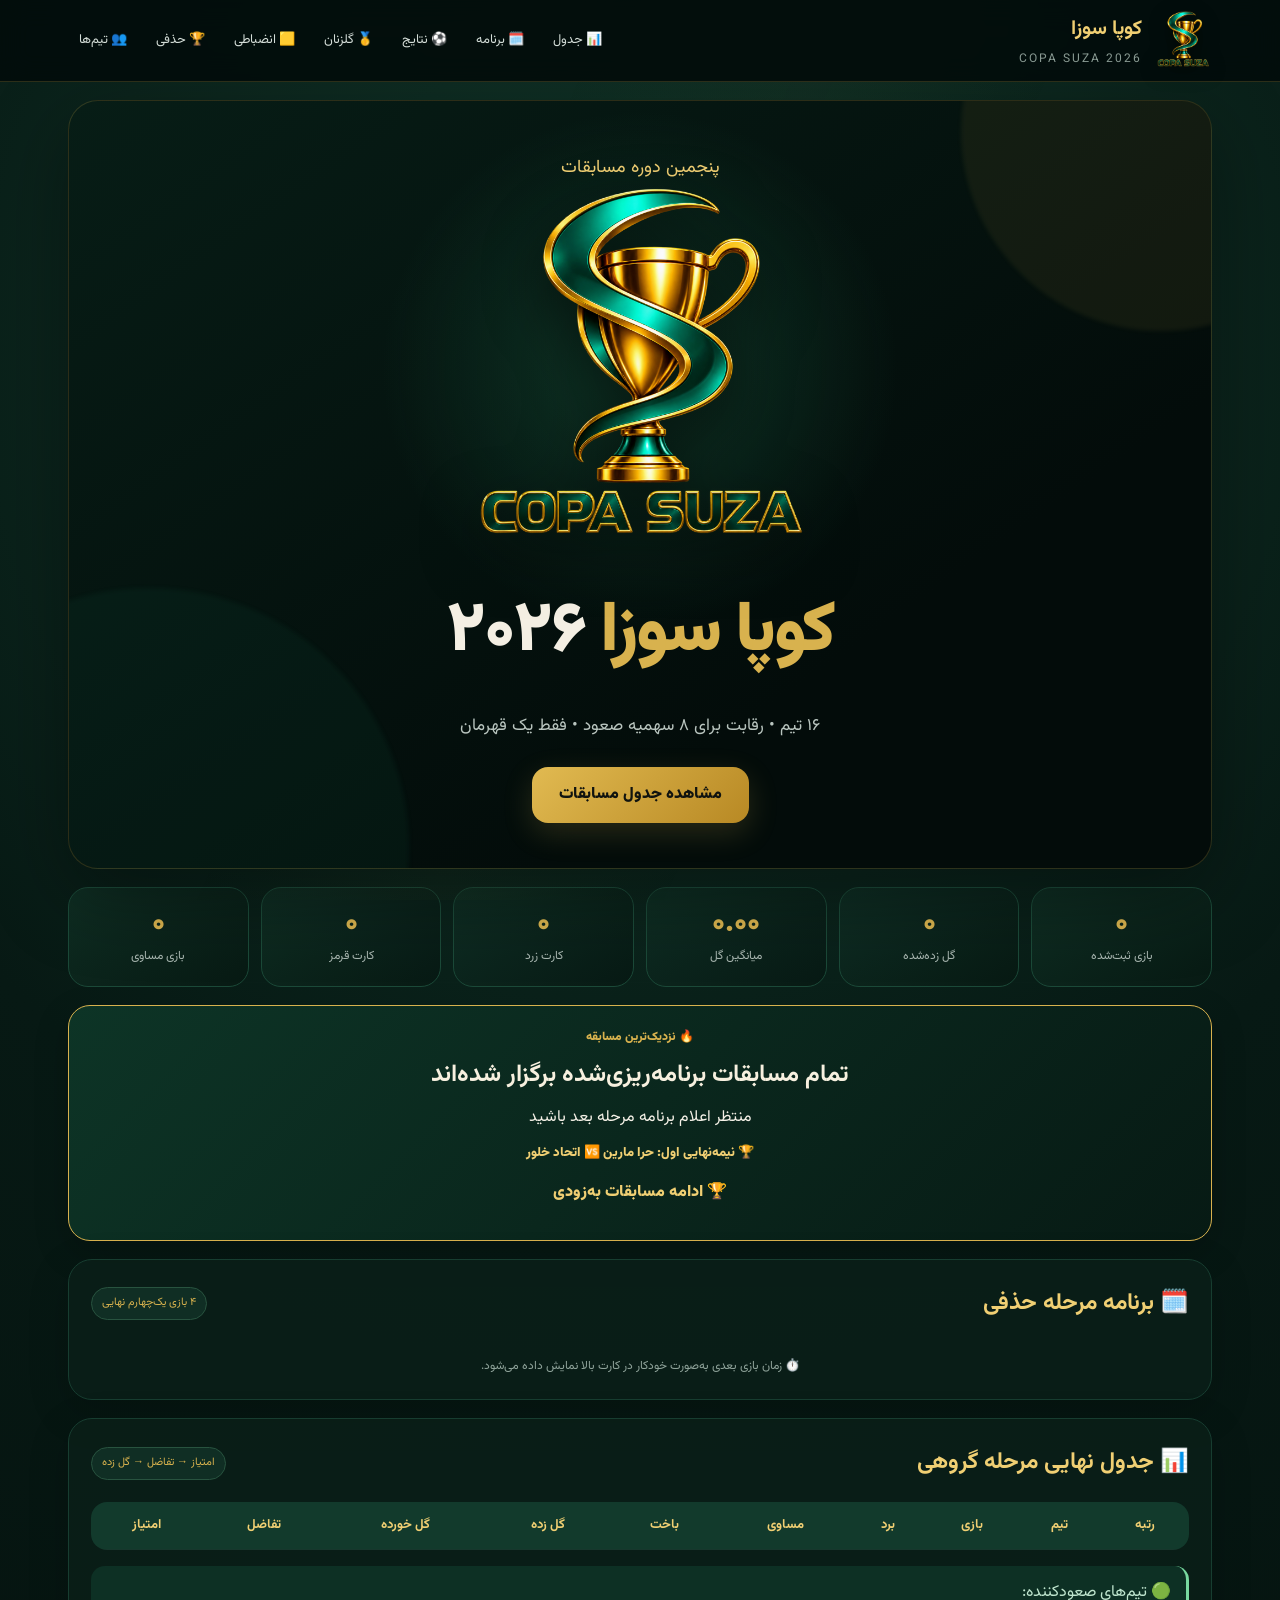
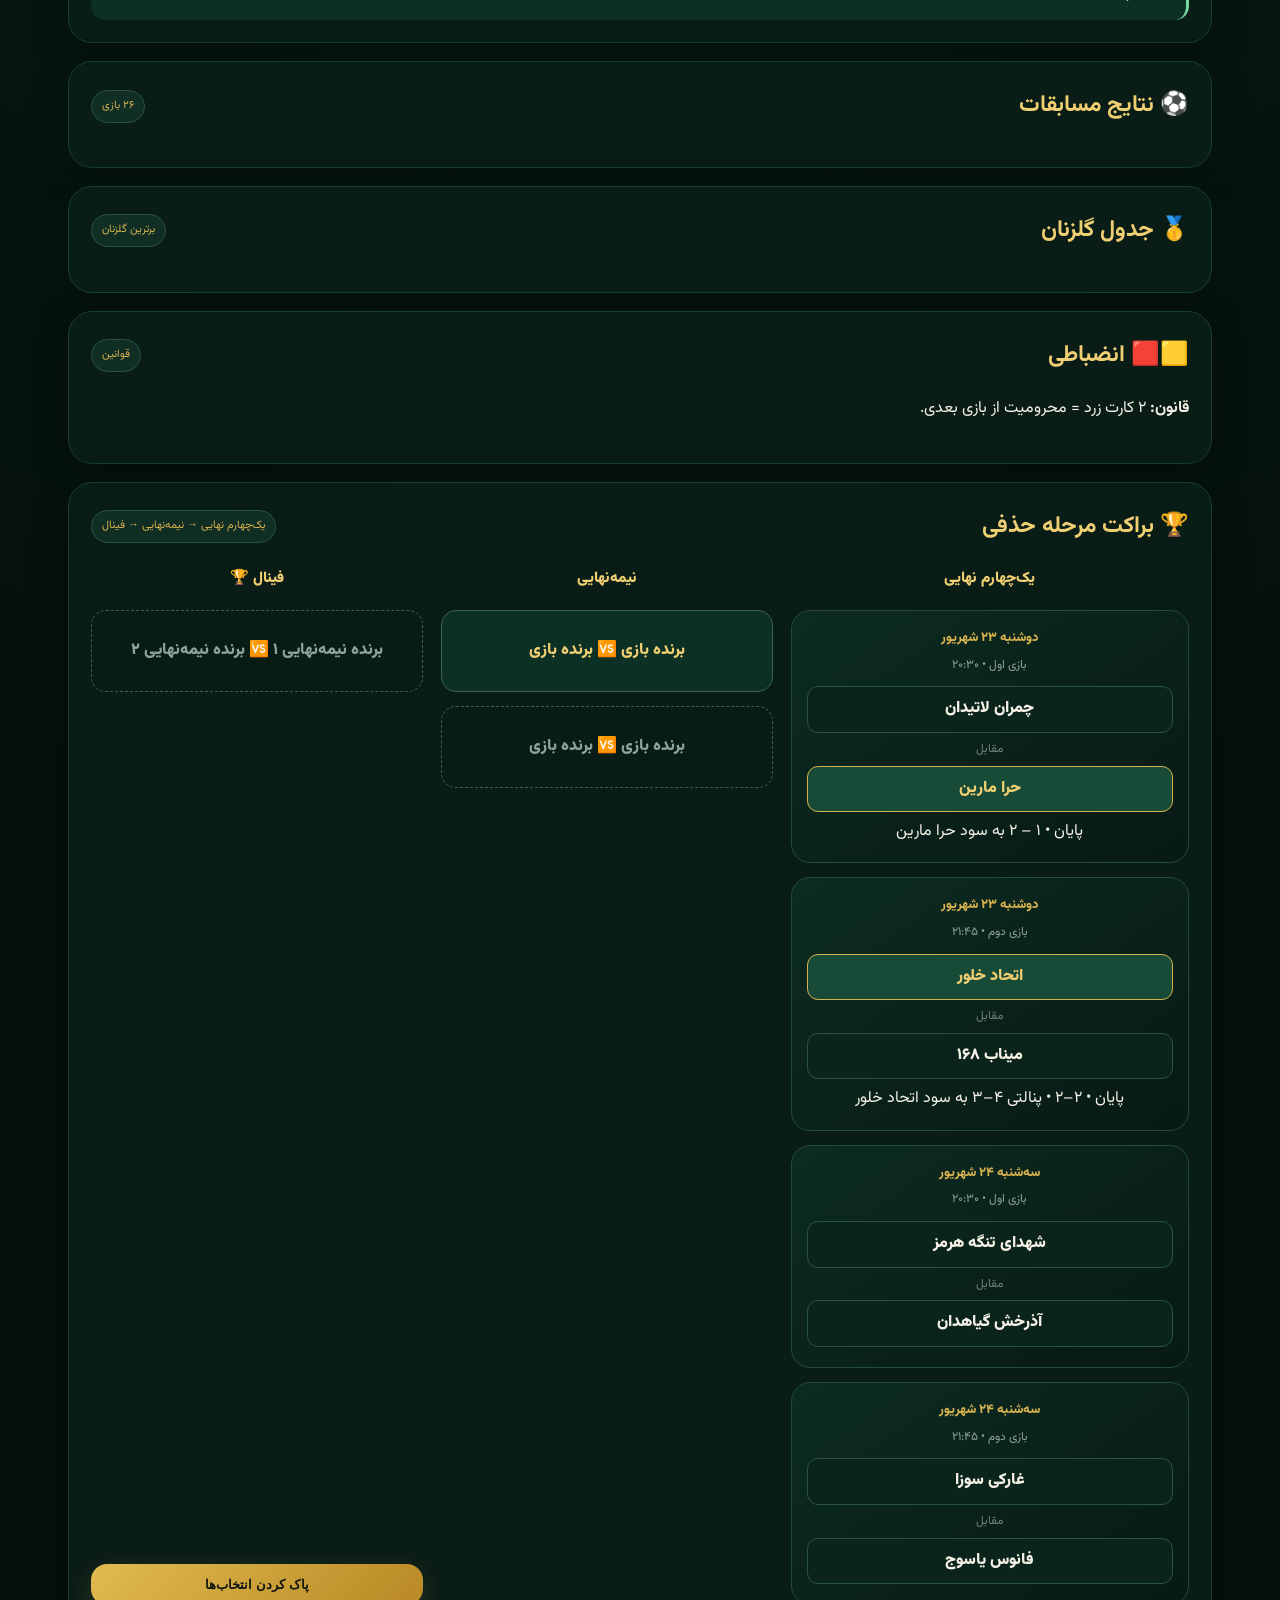
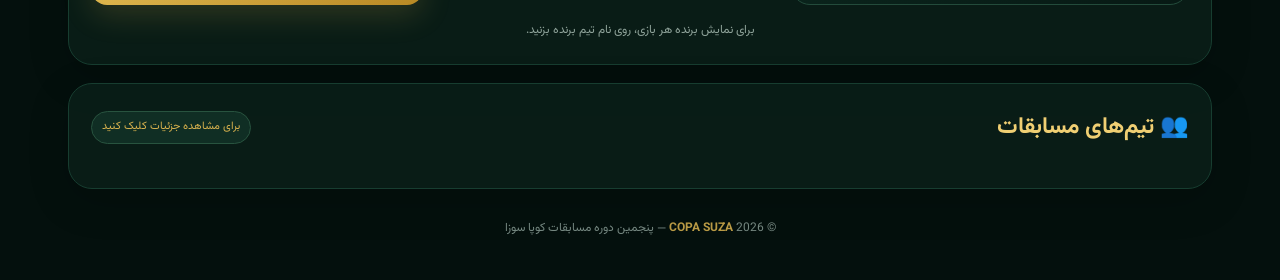
<file: copa-index-dynamic-v9.html>
<!doctype html>
<html lang="fa" dir="rtl">
<head>
<meta charset="utf-8">
<meta name="viewport" content="width=device-width,initial-scale=1,viewport-fit=cover">
<meta name="theme-color" content="#06110e">
<title>کوپا سوزا ۲۰۲۶ | Copa Suza</title>
<link rel="preconnect" href="https://fonts.googleapis.com"><link rel="preconnect" href="https://fonts.gstatic.com" crossorigin><link href="https://fonts.googleapis.com/css2?family=Vazirmatn:wght@100..900&display=swap" rel="stylesheet">
<style>
:root{--bg:#04100d;--bg2:#071914;--card:rgba(10,31,24,.86);--line:rgba(210,177,75,.20);--gold:#d8b24e;--gold2:#f0cf73;--text:#f5f1e7;--muted:#aebcb5;--green:#0d3a2b;--green2:#124d39;--success:#78d9a0}
*{box-sizing:border-box}html{scroll-behavior:smooth}body{margin:0;background:radial-gradient(circle at 50% 10%,#12372a 0,#071914 28%,#04100d 65%);color:var(--text);font-family:'Vazirmatn',Tahoma,Arial,sans-serif;line-height:1.9}body:before{content:"";position:fixed;inset:0;pointer-events:none;background:linear-gradient(115deg,transparent 35%,rgba(216,178,78,.025) 50%,transparent 65%)}
a{color:inherit;text-decoration:none}.wrap{max-width:1180px;margin:auto;padding:0 18px 35px}
.topbar{position:sticky;top:0;z-index:20;background:rgba(3,13,11,.92);backdrop-filter:blur(14px);border-bottom:1px solid var(--line)}.topin{max-width:1180px;margin:auto;min-height:76px;padding:10px 18px;display:flex;align-items:center;justify-content:space-between;gap:18px}.brand{display:flex;align-items:center;gap:12px}.brand img{width:58px;height:58px;object-fit:contain;filter:drop-shadow(0 5px 10px rgba(0,0,0,.45))}.brandtext strong{display:block;color:var(--gold2);font-size:20px}.brandtext span{display:block;color:#899a93;font-size:12px;letter-spacing:2px;direction:ltr}.nav{display:flex;gap:7px;flex-wrap:wrap;justify-content:center}.nav a{padding:7px 11px;border-radius:12px;color:#d4ddd8;font-size:13px}.nav a:hover{background:#12372b;color:var(--gold2)}
.hero{position:relative;overflow:hidden;margin-top:18px;border:1px solid var(--line);border-radius:30px;min-height:590px;background:radial-gradient(circle at 50% 35%,rgba(28,100,70,.42),transparent 34%),linear-gradient(145deg,#071d16,#030c0a 70%);display:flex;align-items:center;justify-content:center;text-align:center;box-shadow:0 25px 80px rgba(0,0,0,.35)}.hero:before,.hero:after{content:"";position:absolute;border-radius:50%;filter:blur(2px);pointer-events:none}.hero:before{width:520px;height:520px;background:rgba(21,94,66,.12);left:-180px;bottom:-240px}.hero:after{width:400px;height:400px;background:rgba(216,178,78,.07);right:-150px;top:-170px}.hero-content{position:relative;z-index:2;padding:45px 20px}.hero-logo{width:min(430px,82vw);max-height:365px;object-fit:contain;filter:drop-shadow(0 20px 28px rgba(0,0,0,.5));margin-bottom:5px}.eyebrow{color:var(--gold2);font-size:18px;margin:5px 0 0}.hero h1{margin:0;font-size:clamp(38px,7vw,70px);font-weight:900;color:#f4efe3;letter-spacing:-2px}.hero h1 b{color:var(--gold);font-weight:900}.subtitle{color:#b9c5bf;font-size:17px;margin:10px 0 24px}.cta{display:inline-flex;align-items:center;justify-content:center;background:linear-gradient(135deg,#e1ba51,#b88924);color:#10130f;font-weight:900;padding:13px 27px;border-radius:16px;box-shadow:0 10px 30px rgba(216,178,78,.18);transition:.2s}.cta:hover{transform:translateY(-2px)}
.stats{display:grid;grid-template-columns:repeat(6,1fr);gap:12px;margin:18px 0}.statcard{background:linear-gradient(145deg,rgba(15,47,36,.9),rgba(7,25,19,.9));border:1px solid #1b4938;border-radius:20px;padding:18px 10px;text-align:center}.num{font-size:29px;color:var(--gold);font-weight:900;line-height:1.25}.label{font-size:12px;color:#aab8b2;margin-top:3px}
.section{margin-top:18px;background:var(--card);border:1px solid #173d30;border-radius:24px;padding:22px;box-shadow:0 12px 40px rgba(0,0,0,.18)}.section-title{display:flex;align-items:center;justify-content:space-between;gap:12px;margin:0 0 17px}.section-title h2{margin:0;color:var(--gold2);font-size:23px}.tag{font-size:11px;color:var(--gold);background:#102e24;border:1px solid #28533f;border-radius:30px;padding:5px 10px;white-space:nowrap}
.table-wrap{overflow-x:auto;border-radius:16px}table{width:100%;min-width:720px;border-collapse:collapse;background:#071913}th,td{padding:11px 8px;border-bottom:1px solid #17372d;text-align:center;white-space:nowrap}th{background:#123a2c;color:var(--gold2);font-size:13px}tbody tr:hover{background:#0c261d}tbody tr:nth-child(-n+8) td:first-child{color:var(--success);font-weight:900}.qualified{margin:16px 0 0;padding:12px 15px;border-radius:14px;background:#0d3024;color:#bfe5ce;border-right:3px solid var(--success)}
.matches{display:grid;grid-template-columns:repeat(2,1fr);gap:10px}.schedule-status{color:var(--gold);font-size:12px;font-weight:900;white-space:nowrap}.match small{color:#8fa39a;font-size:11px}.match{display:flex;align-items:center;justify-content:space-between;gap:8px;padding:13px 15px;background:#081e17;border:1px solid #194132;border-radius:16px;flex-wrap:wrap}.match-details{display:grid!important;grid-template-columns:1fr 1fr!important;gap:12px!important;width:100%!important;flex-basis:100%!important;margin-top:10px!important}.match-team-details{background:#061812;border:1px solid #194132;border-radius:13px;padding:12px;text-align:right;min-width:0;display:block!important}.match-team-details h4{margin:0 0 7px;color:var(--gold2);font-size:13px}.match-team-details .detail{font-size:11px;color:#b9c7c1;line-height:1.9}.match-team-details .detail b{color:#f3eee2}.match-team-details .cards-line{margin-top:4px;font-weight:700}.match-team-details .cards-line b{font-weight:900}.match-team-details .empty{color:#71847c}.team{font-weight:700}.score{font-weight:900;color:var(--gold2);white-space:nowrap}.cards{display:grid;grid-template-columns:repeat(5,1fr);gap:12px}.player{background:#092119;border:1px solid #194333;border-radius:18px;padding:18px;text-align:center}.player .rank{font-size:12px;color:#8fa39a}.player b{display:block;color:#f5f1e7;font-size:16px;margin:4px 0}.player span{color:var(--gold);font-size:13px}.list{margin:0;padding-right:22px}.list li{padding:6px 0;color:#d6dfda}.bracket{display:grid;grid-template-columns:1.2fr 1fr 1fr;gap:18px;align-items:stretch}.round{display:flex;flex-direction:column;gap:14px}.round-title{color:var(--gold2);font-weight:900;text-align:center;font-size:15px;margin-bottom:2px}.game{background:linear-gradient(145deg,#0c2b21,#071914);border:1px solid #234b3b;border-radius:19px;padding:15px;text-align:center}.game .date{color:var(--gold);font-size:13px;font-weight:800}.game .time{font-size:12px;color:#91a39b;margin:3px 0 10px}.game .teams{font-size:17px;font-weight:900;line-height:1.8}.game .vs{color:#6e8279;font-size:12px}.team-btn{display:block;width:100%;border:1px solid #28533f;background:#0a241b;color:var(--text);border-radius:11px;padding:7px 8px;margin:5px 0;font:inherit;font-weight:900;cursor:pointer}.team-btn:hover,.team-btn.selected{background:#174b38;color:var(--gold2);border-color:var(--gold)}.winner-slot{min-height:82px;display:flex;align-items:center;justify-content:center;border:1px dashed #39624f;border-radius:15px;background:#081b15;color:#8fa39a;padding:10px;text-align:center;font-weight:900}.winner-slot.filled{border-style:solid;color:var(--gold2);background:#0d3024}.next-card{margin:18px 0 0;background:linear-gradient(135deg,#0d3426,#071a14);border:1px solid var(--gold);border-radius:22px;padding:20px;text-align:center;box-shadow:0 12px 35px rgba(0,0,0,.2)}.next-card .kicker{color:var(--gold);font-size:12px;font-weight:900}.next-card h3{margin:4px 0;color:#f7f0df;font-size:24px}.countdown{display:flex;justify-content:center;gap:10px;flex-wrap:wrap;margin:12px 0}.countbox{min-width:72px;background:#06150f;border:1px solid #28533f;border-radius:13px;padding:8px}.countbox b{display:block;font-size:24px;color:var(--gold2);line-height:1.2}.countbox span{font-size:10px;color:#8fa39a}.teams-grid{display:grid;grid-template-columns:repeat(4,1fr);gap:12px}.team-card{background:#092119;border:1px solid #194333;border-radius:18px;padding:15px;text-align:center;cursor:pointer;transition:.2s}.team-card:hover{transform:translateY(-2px);border-color:var(--gold)}.team-card b{display:block;color:#f5f1e7;font-size:15px;margin-bottom:5px}.team-card span{font-size:12px;color:#aebcb5}.modal{display:none;position:fixed;inset:0;z-index:50;background:rgba(0,0,0,.72);padding:20px;align-items:center;justify-content:center}.modal.open{display:flex}.modal-box{width:min(700px,100%);max-height:88vh;overflow:auto;background:#071913;border:1px solid var(--gold);border-radius:24px;padding:22px;position:relative}.modal-close{position:absolute;left:14px;top:10px;background:none;border:0;color:#c7d0cb;font-size:26px;cursor:pointer}.modal-box h3{margin:0 35px 4px 0;color:var(--gold2);font-size:26px}.team-summary{display:grid;grid-template-columns:repeat(4,1fr);gap:8px;margin:15px 0}.mini-stat{background:#0a241b;border:1px solid #194333;border-radius:12px;padding:9px;text-align:center}.mini-stat b{display:block;color:var(--gold2);font-size:18px}.mini-stat span{font-size:10px;color:#8fa39a}.team-matches{display:grid;gap:8px}.team-matches .match{background:#081e17}
footer{text-align:center;color:#758780;padding:28px 10px 5px;font-size:12px}footer strong{color:#b99a45}
@media(max-width:900px){.stats{grid-template-columns:repeat(3,1fr)}.cards{grid-template-columns:repeat(2,1fr)}.bracket{grid-template-columns:1fr}.teams-grid{grid-template-columns:repeat(2,1fr)}.nav{display:none}.topin{justify-content:center}.brandtext{text-align:right}}
@media(max-width:620px){.wrap{padding:0 11px 28px}.topin{min-height:70px}.brand img{width:50px;height:50px}.brandtext strong{font-size:17px}.hero{min-height:610px;border-radius:25px;margin-top:12px}.hero-content{padding:30px 10px}.hero-logo{width:min(390px,92vw);max-height:340px}.eyebrow{font-size:16px}.hero h1{font-size:42px}.subtitle{font-size:14px}.stats{grid-template-columns:repeat(2,1fr)}.statcard{padding:15px 8px}.section{padding:17px 13px;border-radius:20px}.section-title h2{font-size:19px}.matches{grid-template-columns:1fr}.cards{grid-template-columns:1fr}.bracket{grid-template-columns:1fr}.game .teams{font-size:16px}.match-details{grid-template-columns:1fr!important}.teams-grid{grid-template-columns:1fr 1fr}.team-summary{grid-template-columns:repeat(2,1fr)}.countbox{min-width:65px}}
</style>
</head>
<body>
<div class="topbar"><div class="topin">
  <a class="brand" href="#top"><img src="copa-suza-logo.png" alt="لوگوی کوپا سوزا"><div class="brandtext"><strong>کوپا سوزا</strong><span>COPA SUZA 2026</span></div></a>
  <nav class="nav"><a href="#table">📊 جدول</a><a href="#schedule">🗓️ برنامه</a><a href="#matches">⚽ نتایج</a><a href="#scorers">🥇 گلزنان</a><a href="#discipline">🟨 انضباطی</a><a href="#quarter-finals">🏆 حذفی</a><a href="#teams">👥 تیم‌ها</a></nav>
</div></div>

<main class="wrap" id="top">
<section class="hero">
 <div class="hero-content">
   <div class="eyebrow">پنجمین دوره مسابقات</div>
   <img class="hero-logo" src="copa-suza-logo.png" alt="Copa Suza">
   <h1><b>کوپا سوزا</b> ۲۰۲۶</h1>
   <p class="subtitle">۱۶ تیم • رقابت برای ۸ سهمیه صعود • فقط یک قهرمان</p>
   <a class="cta" href="#table">مشاهده جدول مسابقات</a>
 </div>
</section>

<section class="stats">
 <div class="statcard"><div class="num">۲۶</div><div class="label">بازی ثبت‌شده</div></div>
 <div class="statcard"><div class="num">۱۲۱</div><div class="label">گل زده‌شده</div></div>
 <div class="statcard"><div class="num">۴.۶۵</div><div class="label">میانگین گل</div></div>
 <div class="statcard"><div class="num">۶۲</div><div class="label">کارت زرد</div></div>
 <div class="statcard"><div class="num">۴</div><div class="label">کارت قرمز</div></div>
 <div class="statcard"><div class="num">۹</div><div class="label">بازی مساوی</div></div>
</section>

<section class="next-card" id="next-match">
 <div class="kicker">🔥 نزدیک‌ترین مسابقه</div>
 <h3 id="next-title">شهدای تنگه هرمز 🆚 آذرخش گیاهدان</h3>
 <div id="next-date">سه‌شنبه ۲۴ شهریور • ساعت ۲۰:۳۰</div>
 <div style="margin-top:8px;color:var(--gold2);font-size:13px;font-weight:900">🏆 نیمه‌نهایی اول: حرا مارین 🆚 اتحاد خلور</div>
 <div class="countdown" id="countdown"><div class="countbox"><b>--</b><span>روز</span></div><div class="countbox"><b>--</b><span>ساعت</span></div><div class="countbox"><b>--</b><span>دقیقه</span></div><div class="countbox"><b>--</b><span>ثانیه</span></div></div>
</section>

<section class="section" id="schedule"><div class="section-title"><h2>🗓️ برنامه مرحله حذفی</h2><span class="tag">۴ بازی یک‌چهارم نهایی</span></div>
<div class="matches" id="schedule-list">
<div class="match"><span><b>دوشنبه ۲۳ شهریور</b><br><small>۲۰:۳۰ • بازی اول</small></span><span class="team">چمران لاتیدان ۱ – ۲ حرا مارین</span><span class="schedule-status">برگزار شده</span></div>
<div class="match"><span><b>دوشنبه ۲۳ شهریور</b><br><small>۲۱:۴۵ • بازی دوم</small></span><span class="team">اتحاد خلور ۲ – ۲ میناب ۱۶۸ (پنالتی ۴–۳)</span><span class="schedule-status">برگزار شده</span></div>
<div class="match"><span><b>سه‌شنبه ۲۴ شهریور</b><br><small>۲۰:۳۰ • بازی اول</small></span><span class="team">شهدای تنگه هرمز 🆚 آذرخش گیاهدان</span><span class="schedule-status">آینده</span></div>
<div class="match"><span><b>سه‌شنبه ۲۴ شهریور</b><br><small>۲۱:۴۵ • بازی دوم</small></span><span class="team">غارکی سوزا 🆚 فانوس یاسوج</span><span class="schedule-status">آینده</span></div>
</div>
<p style="color:#8fa39a;font-size:12px;margin:12px 0 0;text-align:center">⏱️ زمان بازی بعدی به‌صورت خودکار در کارت بالا نمایش داده می‌شود.</p>
</section>

<section class="section" id="table"><div class="section-title"><h2>📊 جدول نهایی مرحله گروهی</h2><span class="tag">امتیاز → تفاضل → گل زده</span></div>
<div class="table-wrap"><table><thead><tr><th>رتبه</th><th>تیم</th><th>بازی</th><th>برد</th><th>مساوی</th><th>باخت</th><th>گل زده</th><th>گل خورده</th><th>تفاضل</th><th>امتیاز</th></tr></thead><tbody>
<tr><td>1</td><td>اتحاد خلور</td><td>3</td><td>3</td><td>0</td><td>0</td><td>14</td><td>5</td><td>+9</td><td><b>9</b></td></tr>
<tr><td>2</td><td>شهدای تنگه هرمز</td><td>3</td><td>2</td><td>1</td><td>0</td><td>11</td><td>5</td><td>+6</td><td><b>7</b></td></tr>
<tr><td>3</td><td>چمران لاتیدان</td><td>3</td><td>2</td><td>1</td><td>0</td><td>10</td><td>6</td><td>+4</td><td><b>7</b></td></tr>
<tr><td>4</td><td>غارکی سوزا</td><td>3</td><td>2</td><td>1</td><td>0</td><td>8</td><td>4</td><td>+4</td><td><b>7</b></td></tr>
<tr><td>5</td><td>فانوس یاسوج</td><td>3</td><td>2</td><td>0</td><td>1</td><td>16</td><td>10</td><td>+6</td><td><b>6</b></td></tr>
<tr><td>6</td><td>حرا مارین</td><td>3</td><td>2</td><td>0</td><td>1</td><td>10</td><td>8</td><td>+2</td><td><b>6</b></td></tr>
<tr><td>7</td><td>آذرخش گیاهدان</td><td>3</td><td>1</td><td>2</td><td>0</td><td>10</td><td>6</td><td>+4</td><td><b>5</b></td></tr>
<tr><td>8</td><td>میناب ۱۶۸</td><td>3</td><td>1</td><td>2</td><td>0</td><td>6</td><td>5</td><td>+1</td><td><b>5</b></td></tr>
<tr><td>9</td><td>صحرا دفاری</td><td>3</td><td>1</td><td>1</td><td>1</td><td>8</td><td>9</td><td>-1</td><td><b>4</b></td></tr>
<tr><td>10</td><td>متو ماهیان رمچاه</td><td>3</td><td>1</td><td>1</td><td>1</td><td>7</td><td>8</td><td>-1</td><td><b>4</b></td></tr>
<tr><td>11</td><td>فجر مبین رمچاه</td><td>3</td><td>1</td><td>0</td><td>2</td><td>3</td><td>4</td><td>-1</td><td><b>3</b></td></tr>
<tr><td>12</td><td>ستارگان افغان</td><td>3</td><td>0</td><td>1</td><td>2</td><td>4</td><td>8</td><td>-4</td><td><b>1</b></td></tr>
<tr><td>13</td><td>امید درگهان</td><td>3</td><td>0</td><td>1</td><td>2</td><td>3</td><td>7</td><td>-4</td><td><b>1</b></td></tr>
<tr><td>14</td><td>شاهین سوزا</td><td>3</td><td>0</td><td>1</td><td>2</td><td>2</td><td>13</td><td>-11</td><td><b>1</b></td></tr>
<tr><td>15</td><td>سلمان جنوب</td><td>3</td><td>0</td><td>0</td><td>3</td><td>4</td><td>9</td><td>-5</td><td><b>0</b></td></tr>
<tr><td>16</td><td>جوانان سوزا</td><td>3</td><td>0</td><td>0</td><td>3</td><td>1</td><td>10</td><td>-9</td><td><b>0</b></td></tr>
</tbody></table></div>
<p class="qualified">🟢 تیم‌های صعودکننده: اتحاد خلور، شهدای تنگه هرمز، چمران لاتیدان، غارکی سوزا، فانوس یاسوج، حرا مارین، آذرخش گیاهدان، میناب ۱۶۸</p>
</section>

<section class="section" id="matches"><div class="section-title"><h2>⚽ نتایج مسابقات</h2><span class="tag">۲۶ بازی</span></div><div class="matches">
<div class="match"><span class="team">شاهین سوزا</span><span class="score">۱ – ۱</span><span class="team">ستارگان افغان</span></div>
<div class="match"><span class="team">میناب ۱۶۸</span><span class="score">۲ – ۲</span><span class="team">امید درگهان</span></div>
<div class="match"><span class="team">جوانان سوزا</span><span class="score">۰ – ۱</span><span class="team">متو ماهیان رمچاه</span></div>
<div class="match"><span class="team">آذرخش گیاهدان</span><span class="score">۲ – ۲</span><span class="team">شهدای تنگه هرمز</span></div>
<div class="match"><span class="team">غارکی سوزا</span><span class="score">۲ – ۱</span><span class="team">فجر مبین رمچاه</span></div>
<div class="match"><span class="team">اتحاد خلور</span><span class="score">۲ – ۱</span><span class="team">ستارگان افغان</span></div>
<div class="match"><span class="team">متو ماهیان رمچاه</span><span class="score">۲ – ۴</span><span class="team">شهدای تنگه هرمز</span></div>
<div class="match"><span class="team">حرا مارین</span><span class="score">۳ – ۲</span><span class="team">سلمان جنوب</span></div>
<div class="match"><span class="team">صحرا دفاری</span><span class="score">۳ – ۳</span><span class="team">چمران لاتیدان</span></div>
<div class="match"><span class="team">غارکی سوزا</span><span class="score">۳ – ۳</span><span class="team">میناب ۱۶۸</span></div>
<div class="match"><span class="team">فجر مبین رمچاه</span><span class="score">۲ – ۱</span><span class="team">امید درگهان</span></div>
<div class="match"><span class="team">جوانان سوزا</span><span class="score">۱ – ۵</span><span class="team">شهدای تنگه هرمز</span></div>
<div class="match"><span class="team">شاهین سوزا</span><span class="score">۱ – ۴</span><span class="team">اتحاد خلور</span></div>
<div class="match"><span class="team">متو ماهیان رمچاه</span><span class="score">۴ – ۴</span><span class="team">آذرخش گیاهدان</span></div>
<div class="match"><span class="team">صحرا دفاری</span><span class="score">۳ – ۲</span><span class="team">سلمان جنوب</span></div>
<div class="match"><span class="team">حرا مارین</span><span class="score">۳ – ۴</span><span class="team">چمران لاتیدان</span></div>
<div class="match"><span class="team">فجر مبین رمچاه</span><span class="score">۰ – ۱</span><span class="team">میناب ۱۶۸</span></div>
<div class="match"><span class="team">فانوس یاسوج</span><span class="score">۳ – ۸</span><span class="team">اتحاد خلور</span></div>
<div class="match"><span class="team">غارکی سوزا</span><span class="score">۳ – ۰</span><span class="team">امید درگهان</span></div>
<div class="match"><span class="team">فانوس یاسوج</span><span class="score">۸ – ۰</span><span class="team">شاهین سوزا</span></div>
<div class="match"><span class="team">جوانان سوزا</span><span class="score">۰ – ۴</span><span class="team">آذرخش گیاهدان</span></div>
<div class="match"><span class="team">سلمان جنوب</span><span class="score">۰ – ۳</span><span class="team">چمران لاتیدان</span></div>
<div class="match"><span class="team">حرا مارین</span><span class="score">۴ – ۲</span><span class="team">صحرا دفاری</span></div>
<div class="match"><span class="team">فانوس یاسوج</span><span class="score">۵ – ۲</span><span class="team">ستارگان افغان</span></div>
 <div class="match"><span class="team">چمران لاتیدان</span><span class="score">۱ – ۲</span><span class="team">حرا مارین</span></div>
 <div class="match"><span class="team">اتحاد خلور</span><span class="score">۲ – ۲ (۴ – ۳ پنالتی)</span><span class="team">میناب ۱۶۸</span></div>
</div></section>

<section class="section" id="scorers"><div class="section-title"><h2>🥇 جدول گلزنان</h2><span class="tag">برترین گلزنان</span></div><div class="cards">
<div class="player"><div class="rank">۱</div><b>محمدرضا آرمون</b><span>فانوس یاسوج • ۸ گل</span></div>
<div class="player"><div class="rank">۲</div><b>وحید اسدی</b><span>غارکی سوزا • ۷ گل</span></div>
<div class="player"><div class="rank">۳</div><b>علی سلمانی</b><span>اتحاد خلور • ۶ گل</span></div>
<div class="player"><div class="rank">۴</div><b>سعید نساجی</b><span>اتحاد خلور • ۴ گل</span></div>
<div class="player"><div class="rank">۵</div><b>عرفان علیاری</b><span>فانوس یاسوج • ۴ گل</span></div>
</div></section>



<section class="section" id="discipline"><div class="section-title"><h2>🟨🟥 انضباطی</h2><span class="tag">قوانین</span></div><p><b>قانون:</b> ۲ کارت زرد = محرومیت از بازی بعدی.</p></section>

<section class="section" id="quarter-finals"><div class="section-title"><h2>🏆 براکت مرحله حذفی</h2><span class="tag">یک‌چهارم نهایی → نیمه‌نهایی → فینال</span></div>
<div class="bracket">
<div class="round"><div class="round-title">یک‌چهارم نهایی</div>
<div class="game"><div class="date">دوشنبه ۲۳ شهریور</div><div class="time">بازی اول • ۲۰:۳۰</div><button class="team-btn" data-qf="1" data-team="چمران لاتیدان">چمران لاتیدان</button><div class="vs">مقابل</div><button class="team-btn selected" data-qf="1" data-team="حرا مارین">حرا مارین</button><div class="qf-result">پایان • ۱ – ۲ به سود حرا مارین</div></div>
<div class="game"><div class="date">دوشنبه ۲۳ شهریور</div><div class="time">بازی دوم • ۲۱:۴۵</div><button class="team-btn selected" data-qf="2" data-team="اتحاد خلور">اتحاد خلور</button><div class="vs">مقابل</div><button class="team-btn" data-qf="2" data-team="میناب ۱۶۸">میناب ۱۶۸</button><div class="qf-result">پایان • ۲–۲ • پنالتی ۴–۳ به سود اتحاد خلور</div></div>
<div class="game"><div class="date">سه‌شنبه ۲۴ شهریور</div><div class="time">بازی اول • ۲۰:۳۰</div><button class="team-btn" data-qf="3" data-team="شهدای تنگه هرمز">شهدای تنگه هرمز</button><div class="vs">مقابل</div><button class="team-btn" data-qf="3" data-team="آذرخش گیاهدان">آذرخش گیاهدان</button></div>
<div class="game"><div class="date">سه‌شنبه ۲۴ شهریور</div><div class="time">بازی دوم • ۲۱:۴۵</div><button class="team-btn" data-qf="4" data-team="غارکی سوزا">غارکی سوزا</button><div class="vs">مقابل</div><button class="team-btn" data-qf="4" data-team="فانوس یاسوج">فانوس یاسوج</button></div></div>
<div class="round"><div class="round-title">نیمه‌نهایی</div><div class="winner-slot" id="sf1">حرا مارین 🆚 اتحاد خلور</div><div class="winner-slot" id="sf2">برنده بازی ۳ 🆚 برنده بازی ۴</div></div>
<div class="round"><div class="round-title">فینال 🏆</div><div class="winner-slot" id="final">برنده نیمه‌نهایی ۱ 🆚 برنده نیمه‌نهایی ۲</div><button class="cta" id="reset-bracket" style="border:0;cursor:pointer;width:100%;margin-top:auto">پاک کردن انتخاب‌ها</button></div>
</div><p style="color:#8fa39a;font-size:12px;margin:14px 0 0;text-align:center">برای نمایش برنده هر بازی، روی نام تیم برنده بزنید.</p></section>

<section class="section" id="teams"><div class="section-title"><h2>👥 تیم‌های مسابقات</h2><span class="tag">برای مشاهده جزئیات کلیک کنید</span></div><div class="teams-grid" id="teams-grid"></div></section>

<div class="modal" id="team-modal"><div class="modal-box"><button class="modal-close" id="modal-close">×</button><h3 id="modal-title">تیم</h3><div class="team-summary" id="modal-summary"></div><div class="section-title" style="margin-top:18px"><h2 style="font-size:18px">⚽ بازی‌های مرحله گروهی</h2></div><div class="team-matches" id="modal-matches"></div><div id="modal-ko-wrap" style="display:none"><div class="section-title" style="margin-top:18px"><h2 style="font-size:18px">🏆 بازی‌های مرحله حذفی</h2></div><div class="team-matches" id="modal-ko"></div></div></div></div>

<footer>© 2026 <strong>COPA SUZA</strong> — پنجمین دوره مسابقات کوپا سوزا</footer>
</main>
<script>
const teamData={
"اتحاد خلور":{p:3,w:3,d:0,l:0,gf:14,ga:5,gd:9,pts:9,m:["اتحاد خلور ۲ – ۱ ستارگان افغان","شاهین سوزا ۱ – ۴ اتحاد خلور","فانوس یاسوج ۳ – ۸ اتحاد خلور"],ko:["یک‌چهارم نهایی: اتحاد خلور ۲ – ۲ میناب ۱۶۸ (پنالتی ۴–۳) • صعود اتحاد خلور"]},
"شهدای تنگه هرمز":{p:3,w:2,d:1,l:0,gf:11,ga:5,gd:6,pts:7,m:["آذرخش گیاهدان ۲ – ۲ شهدای تنگه هرمز","متو ماهیان رمچاه ۲ – ۴ شهدای تنگه هرمز","جوانان سوزا ۱ – ۵ شهدای تنگه هرمز"],ko:["یک‌چهارم نهایی: شهدای تنگه هرمز 🆚 آذرخش گیاهدان • سه‌شنبه ۲۴ شهریور • ۲۰:۳۰"]},
"چمران لاتیدان":{p:3,w:2,d:1,l:0,gf:10,ga:6,gd:4,pts:7,m:["صحرا دفاری ۳ – ۳ چمران لاتیدان","حرا مارین ۳ – ۴ چمران لاتیدان","سلمان جنوب ۰ – ۳ چمران لاتیدان"],ko:["یک‌چهارم نهایی: چمران لاتیدان ۱ – ۲ حرا مارین • حذف چمران لاتیدان"]},
"غارکی سوزا":{p:3,w:2,d:1,l:0,gf:8,ga:4,gd:4,pts:7,m:["غارکی سوزا ۲ – ۱ فجر مبین رمچاه","غارکی سوزا ۳ – ۳ میناب ۱۶۸","غارکی سوزا ۳ – ۰ امید درگهان"],ko:["یک‌چهارم نهایی: غارکی سوزا 🆚 فانوس یاسوج • سه‌شنبه ۲۴ شهریور • ۲۱:۴۵"]},
"فانوس یاسوج":{p:3,w:2,d:0,l:1,gf:16,ga:10,gd:6,pts:6,m:["فانوس یاسوج ۳ – ۸ اتحاد خلور","فانوس یاسوج ۸ – ۰ شاهین سوزا","فانوس یاسوج ۵ – ۲ ستارگان افغان"],ko:["یک‌چهارم نهایی: غارکی سوزا 🆚 فانوس یاسوج • سه‌شنبه ۲۴ شهریور • ۲۱:۴۵"]},
"حرا مارین":{p:3,w:2,d:0,l:1,gf:10,ga:8,gd:2,pts:6,m:["حرا مارین ۳ – ۲ سلمان جنوب","حرا مارین ۳ – ۴ چمران لاتیدان","حرا مارین ۴ – ۲ صحرا دفاری"],ko:["یک‌چهارم نهایی: چمران لاتیدان ۱ – ۲ حرا مارین • صعود حرا مارین","نیمه‌نهایی اول: حرا مارین 🆚 اتحاد خلور"]},
"آذرخش گیاهدان":{p:3,w:1,d:2,l:0,gf:10,ga:6,gd:4,pts:5,m:["آذرخش گیاهدان ۲ – ۲ شهدای تنگه هرمز","متو ماهیان رمچاه ۴ – ۴ آذرخش گیاهدان","جوانان سوزا ۰ – ۴ آذرخش گیاهدان"],ko:["یک‌چهارم نهایی: شهدای تنگه هرمز 🆚 آذرخش گیاهدان • سه‌شنبه ۲۴ شهریور • ۲۰:۳۰"]},
"میناب ۱۶۸":{p:3,w:1,d:2,l:0,gf:6,ga:5,gd:1,pts:5,m:["میناب ۱۶۸ ۲ – ۲ امید درگهان","غارکی سوزا ۳ – ۳ میناب ۱۶۸","فجر مبین رمچاه ۰ – ۱ میناب ۱۶۸"],ko:["یک‌چهارم نهایی: اتحاد خلور ۲ – ۲ میناب ۱۶۸ (پنالتی ۴–۳) • حذف میناب ۱۶۸"]},
"صحرا دفاری":{p:3,w:1,d:1,l:1,gf:8,ga:9,gd:-1,pts:4,m:["صحرا دفاری ۳ – ۳ چمران لاتیدان","صحرا دفاری ۳ – ۲ سلمان جنوب","حرا مارین ۴ – ۲ صحرا دفاری"]},
"متو ماهیان رمچاه":{p:3,w:1,d:1,l:1,gf:7,ga:8,gd:-1,pts:4,m:["جوانان سوزا ۰ – ۱ متو ماهیان رمچاه","متو ماهیان رمچاه ۲ – ۴ شهدای تنگه هرمز","متو ماهیان رمچاه ۴ – ۴ آذرخش گیاهدان"]},
"فجر مبین رمچاه":{p:3,w:1,d:0,l:2,gf:3,ga:4,gd:-1,pts:3,m:["غارکی سوزا ۲ – ۱ فجر مبین رمچاه","فجر مبین رمچاه ۲ – ۱ امید درگهان","فجر مبین رمچاه ۰ – ۱ میناب ۱۶۸"]},
"ستارگان افغان":{p:3,w:0,d:1,l:2,gf:4,ga:8,gd:-4,pts:1,m:["شاهین سوزا ۱ – ۱ ستارگان افغان","اتحاد خلور ۲ – ۱ ستارگان افغان","فانوس یاسوج ۵ – ۲ ستارگان افغان"]},
"امید درگهان":{p:3,w:0,d:1,l:2,gf:3,ga:7,gd:-4,pts:1,m:["میناب ۱۶۸ ۲ – ۲ امید درگهان","فجر مبین رمچاه ۲ – ۱ امید درگهان","غارکی سوزا ۳ – ۰ امید درگهان"]},
"شاهین سوزا":{p:3,w:0,d:1,l:2,gf:2,ga:13,gd:-11,pts:1,m:["شاهین سوزا ۱ – ۱ ستارگان افغان","شاهین سوزا ۱ – ۴ اتحاد خلور","فانوس یاسوج ۸ – ۰ شاهین سوزا"]},
"سلمان جنوب":{p:3,w:0,d:0,l:3,gf:4,ga:9,gd:-5,pts:0,m:["حرا مارین ۳ – ۲ سلمان جنوب","صحرا دفاری ۳ – ۲ سلمان جنوب","سلمان جنوب ۰ – ۳ چمران لاتیدان"]},
"جوانان سوزا":{p:3,w:0,d:0,l:3,gf:1,ga:10,gd:-9,pts:0,m:["جوانان سوزا ۰ – ۱ متو ماهیان رمچاه","جوانان سوزا ۱ – ۵ شهدای تنگه هرمز","جوانان سوزا ۰ – ۴ آذرخش گیاهدان"]}
};
const teamsGrid=document.getElementById('teams-grid');
Object.entries(teamData).forEach(([name,d])=>{const el=document.createElement('div');el.className='team-card';el.innerHTML=`<b>${name}</b><span>${d.p} بازی • ${d.pts} امتیاز • ${d.gf} گل زده</span>`;el.onclick=()=>openTeam(name);teamsGrid.appendChild(el);});
function openTeam(name){const d=teamData[name];document.getElementById('modal-title').textContent=name;document.getElementById('modal-summary').innerHTML=[['بازی',d.p],['برد',d.w],['مساوی',d.d],['باخت',d.l],['گل زده',d.gf],['گل خورده',d.ga],['تفاضل',d.gd>0?'+'+d.gd:d.gd],['امتیاز',d.pts]].map(x=>`<div class="mini-stat"><b>${x[1]}</b><span>${x[0]}</span></div>`).join('');document.getElementById('modal-matches').innerHTML=d.m.map(x=>`<div class="match"><span class="team">${x}</span></div>`).join('');const koWrap=document.getElementById('modal-ko-wrap');const ko=document.getElementById('modal-ko');if(d.ko&&d.ko.length){koWrap.style.display='block';ko.innerHTML=d.ko.map(x=>`<div class="match"><span class="team">${x}</span></div>`).join('');}else{koWrap.style.display='none';ko.innerHTML='';}document.getElementById('team-modal').classList.add('open');}
document.getElementById('modal-close').onclick=()=>document.getElementById('team-modal').classList.remove('open');document.getElementById('team-modal').onclick=e=>{if(e.target.id==='team-modal')e.currentTarget.classList.remove('open');};
document.querySelectorAll('#table td:nth-child(2)').forEach(td=>{td.style.cursor='pointer';td.title='مشاهده جزئیات تیم';td.onclick=()=>openTeam(td.textContent.trim());});
const upcomingMatches=[
 {title:'چمران لاتیدان 🆚 حرا مارین',date:'دوشنبه ۲۳ شهریور',time:'۲۰:۳۰',iso:'2026-09-14T20:30:00+03:30'},
 {title:'اتحاد خلور 🆚 میناب ۱۶۸',date:'دوشنبه ۲۳ شهریور',time:'۲۱:۴۵',iso:'2026-09-14T21:45:00+03:30'},
 {title:'شهدای تنگه هرمز 🆚 آذرخش گیاهدان',date:'سه‌شنبه ۲۴ شهریور',time:'۲۰:۳۰',iso:'2026-09-15T20:30:00+03:30'},
 {title:'غارکی سوزا 🆚 فانوس یاسوج',date:'سه‌شنبه ۲۴ شهریور',time:'۲۱:۴۵',iso:'2026-09-15T21:45:00+03:30'}
];
function fa(n){return String(Math.max(0,Math.floor(n))).replace(/\d/g,d=>'۰۱۲۳۴۵۶۷۸۹'[d]);}
function updateSchedule(){
  const now=Date.now();
  const items=document.querySelectorAll('#schedule-list .match');
  upcomingMatches.forEach((m,i)=>{
    const start=Date.parse(m.iso);
    const status=items[i]&&items[i].querySelector('.schedule-status');
    if(status){status.textContent=now>=start?'برگزار شده':'آینده';status.style.color=now>=start?'#8fa39a':'var(--gold)';}
  });
  const next=upcomingMatches.find(m=>Date.parse(m.iso)>now);
  const title=document.getElementById('next-title');
  const date=document.getElementById('next-date');
  const box=document.getElementById('countdown');
  if(!title||!date||!box)return;
  if(!next){
    title.textContent='تمام مسابقات برنامه‌ریزی‌شده برگزار شده‌اند';
    date.textContent='منتظر اعلام برنامه مرحله بعد باشید';
    box.innerHTML='<div style="color:var(--gold2);font-weight:900">🏆 ادامه مسابقات به‌زودی</div>';
    return;
  }
  title.textContent=next.title;
  date.textContent=next.date+' • ساعت '+next.time;
  const diff=Math.max(0,Date.parse(next.iso)-Date.now());
  const days=Math.floor(diff/86400000);
  const hours=Math.floor((diff%86400000)/3600000);
  const minutes=Math.floor((diff%3600000)/60000);
  const seconds=Math.floor((diff%60000)/1000);
  const values=[days,hours,minutes,seconds];
  const labels=['روز','ساعت','دقیقه','ثانیه'];
  box.innerHTML=values.map((v,i)=>`<div class="countbox"><b>${fa(v)}</b><span>${labels[i]}</span></div>`).join('');
}
updateSchedule();
window.setInterval(updateSchedule,1000);
const winners={1:'حرا مارین',2:'اتحاد خلور'};
document.querySelectorAll('.team-btn').forEach(btn=>btn.addEventListener('click',()=>{const q=btn.dataset.qf;winners[q]=btn.dataset.team;document.querySelectorAll(`.team-btn[data-qf="${q}"]`).forEach(b=>b.classList.remove('selected'));btn.classList.add('selected');renderBracket();}));
function renderBracket(){const sf1=winners[1]&&winners[2]?`${winners[1]} 🆚 ${winners[2]}`:'برنده بازی ۱ 🆚 برنده بازی ۲';const sf2=winners[3]&&winners[4]?`${winners[3]} 🆚 ${winners[4]}`:'برنده بازی ۳ 🆚 برنده بازی ۴';const final=(winners.sf1&&winners.sf2)?`${winners.sf1} 🆚 ${winners.sf2}`:'برنده نیمه‌نهایی ۱ 🆚 برنده نیمه‌نهایی ۲';[['sf1',sf1],['sf2',sf2],['final',final]].forEach(([id,t])=>{const el=document.getElementById(id);el.textContent=t;el.classList.toggle('filled',!t.includes('برنده'));});}
document.getElementById('sf1').onclick=()=>{if(winners[1]&&winners[2]){winners.sf1=prompt('برنده نیمه‌نهایی ۱ را انتخاب کنید:',winners[1])===winners[2]?winners[2]:winners[1];renderBracket();}};document.getElementById('sf2').onclick=()=>{if(winners[3]&&winners[4]){winners.sf2=prompt('برنده نیمه‌نهایی ۲ را انتخاب کنید:',winners[3])===winners[4]?winners[4]:winners[3];renderBracket();}};
document.getElementById('reset-bracket').onclick=()=>{Object.keys(winners).forEach(k=>delete winners[k]);document.querySelectorAll('.team-btn').forEach(b=>b.classList.remove('selected'));renderBracket();};
renderBracket();
</script>

<script>
(async function(){
  const DATA_URL='./copa-data.json?v='+Date.now();
  const fa=n=>String(n).replace(/\d/g,d=>'۰۱۲۳۴۵۶۷۸۹'[d]);
  const esc=s=>String(s??'').replace(/[&<>"']/g,m=>({'&':'&amp;','<':'&lt;','>':'&gt;','"':'&quot;',"'":'&#39;'}[m]));
  function scoreText(m){
    let x=fa(m.homeScore)+' – '+fa(m.awayScore);
    if(m.penaltiesHome!=null && m.penaltiesAway!=null) x+=' (پنالتی '+fa(m.penaltiesHome)+' – '+fa(m.penaltiesAway)+')';
    return x;
  }
  function calcTable(matches,teams){
    const t={}; (teams||[]).forEach(n=>t[n]={name:n,p:0,w:0,d:0,l:0,gf:0,ga:0,gd:0,pts:0});
    (matches||[]).filter(m=>m.stage==='group' && m.homeScore!=null && m.awayScore!=null).forEach(m=>{
      if(!t[m.home]) t[m.home]={name:m.home,p:0,w:0,d:0,l:0,gf:0,ga:0,gd:0,pts:0};
      if(!t[m.away]) t[m.away]={name:m.away,p:0,w:0,d:0,l:0,gf:0,ga:0,gd:0,pts:0};
      const h=t[m.home],a=t[m.away]; h.p++;a.p++;h.gf+=+m.homeScore;h.ga+=+m.awayScore;a.gf+=+m.awayScore;a.ga+=+m.homeScore;
      if(m.homeScore>m.awayScore){h.w++;a.l++;h.pts+=3}else if(m.homeScore<m.awayScore){a.w++;h.l++;a.pts+=3}else{h.d++;a.d++;h.pts++;a.pts++}
    });
    return Object.values(t).map(x=>(x.gd=x.gf-x.ga,x)).sort((a,b)=>b.pts-a.pts||b.gd-a.gd||b.gf-a.gf);
  }
  function render(data){
    const matches=data.matches||[], group=matches.filter(m=>m.stage==='group'), finished=matches.filter(m=>m.homeScore!=null&&m.awayScore!=null);
    const goals=finished.reduce((n,m)=>n+Number(m.homeScore||0)+Number(m.awayScore||0),0);
    const draws=finished.filter(m=>m.homeScore===m.awayScore).length;
    // آمار پایه تا پایان مرحله گروهی؛ فقط کارت‌های بازی‌های جدید (شناسه بالاتر از 24) به آن اضافه می‌شوند.
    const baseYellow=Number((data.stats&&data.stats.yellow)||0), baseRed=Number((data.stats&&data.stats.red)||0); const newMatches=matches.filter(m=>Number(m.id||0)>24); const yellow=baseYellow+newMatches.reduce((n,m)=>n+Number(m.homeYellowCount||0)+Number(m.awayYellowCount||0),0); const red=baseRed+newMatches.reduce((n,m)=>n+Number(m.homeRedCount||0)+Number(m.awayRedCount||0),0);
    document.querySelectorAll('.stats .statcard .num').forEach((el,i)=>{el.textContent=fa([finished.length,goals,finished.length?(goals/finished.length).toFixed(2):'0.00',yellow,red,draws][i])});
    const table=calcTable(matches,data.teams||[]);
    const tbody=document.querySelector('#table tbody');
    if(tbody) tbody.innerHTML=table.map((x,i)=>`<tr><td>${fa(i+1)}</td><td>${esc(x.name)}</td><td>${fa(x.p)}</td><td>${fa(x.w)}</td><td>${fa(x.d)}</td><td>${fa(x.l)}</td><td>${fa(x.gf)}</td><td>${fa(x.ga)}</td><td>${fa(x.gd>0?'+'+x.gd:x.gd)}</td><td><b>${fa(x.pts)}</b></td></tr>`).join('');
    const q=table.slice(0,8).map(x=>x.name); const qEl=document.querySelector('#table .qualified'); if(qEl) qEl.textContent='🟢 تیم‌های صعودکننده: '+q.join('، ');
    const mt=document.querySelector('#matches .matches');
    if(mt) mt.innerHTML=matches.map(m=>{
      const hs=(m.homeScorers||'').split(/\n|،|,/).map(x=>x.trim()).filter(Boolean), as=(m.awayScorers||'').split(/\n|،|,/).map(x=>x.trim()).filter(Boolean);
      const homeY=Number(m.homeYellowCount??0), homeR=Number(m.homeRedCount??0), awayY=Number(m.awayYellowCount??0), awayR=Number(m.awayRedCount??0);
      const hasDetails=hs.length||as.length||m.homeYellowCount!=null||m.awayYellowCount!=null||m.homeRedCount!=null||m.awayRedCount!=null||m.yellowCount!=null||m.redCount!=null;
      const homeDetails=`<div class="match-team-details"><h4>${esc(m.home)}</h4><div class="detail">${hs.length?`⚽ گلزنان: <b>${esc(hs.join('، '))}</b>`:`<span class="empty">⚽ گلزنی ثبت نشده</span>`}</div><div class="detail cards-line">🟨 کارت زرد: <b>${fa(homeY)}</b> &nbsp;&nbsp; 🟥 کارت قرمز: <b>${fa(homeR)}</b></div></div>`;
      const awayDetails=`<div class="match-team-details"><h4>${esc(m.away)}</h4><div class="detail">${as.length?`⚽ گلزنان: <b>${esc(as.join('، '))}</b>`:`<span class="empty">⚽ گلزنی ثبت نشده</span>`}</div><div class="detail cards-line">🟨 کارت زرد: <b>${fa(awayY)}</b> &nbsp;&nbsp; 🟥 کارت قرمز: <b>${fa(awayR)}</b></div></div>`;
      return `<div class="match"><span class="team">${esc(m.home)}</span><span class="score">${m.homeScore!=null?scoreText(m):'🆚'}</span><span class="team">${esc(m.away)}</span>${hasDetails?`<div class="match-details">${homeDetails}${awayDetails}</div>`:''}</div>`
    }).join('');
    const hasMatchScorers=matches.some(m=>(m.homeScorers||'').trim()||(m.awayScorers||'').trim());
    const scorerMap={};
    if(hasMatchScorers){matches.forEach(m=>{[['homeScorers',m.home],['awayScorers',m.away]].forEach(([k,team])=>(m[k]||'').split(/\n|،|,/).map(x=>x.trim()).filter(Boolean).forEach(name=>{const key=name+'||'+team;scorerMap[key]=scorerMap[key]||{name,team,goals:0};scorerMap[key].goals++}))})}
    const sc=(hasMatchScorers?Object.values(scorerMap):(data.scorers||[])).slice().sort((a,b)=>(b.goals||0)-(a.goals||0)).slice(0,10), cards=document.querySelector('#scorers .cards');
    if(cards) cards.innerHTML=sc.map((x,i)=>`<div class="player"><div class="rank">${fa(i+1)}</div><b>${esc(x.name)}</b><span>${esc(x.team)} • ${fa(x.goals)} گل</span></div>`).join('');
    const sch=data.schedule||[], sl=document.getElementById('schedule-list');
    if(sl) sl.innerHTML=sch.map((x,i)=>`<div class="match"><span><b>${esc(x.date||'')}</b><br><small>${esc(x.time||'')} • ${i%2?'بازی دوم':'بازی اول'}</small></span><span class="team">${esc(x.home)} ${x.homeScore!=null?scoreText({homeScore:x.homeScore,awayScore:x.awayScore,penaltiesHome:x.penaltiesHome,penaltiesAway:x.penaltiesAway}):'🆚 '+esc(x.away)}</span><span class="schedule-status">${x.homeScore!=null?'برگزار شده':'آینده'}</span></div>`).join('');
    if(sl) [...sl.querySelectorAll('.schedule-status')].forEach(e=>e.style.color=e.textContent==='آینده'?'var(--gold)':'#8fa39a');
    // bracket
    const ko=data.knockout||{};
    const setSlot=(id,a,b)=>{const e=document.getElementById(id); if(e)e.textContent=(a||'برنده بازی')+' 🆚 '+(b||'برنده بازی')};
    setSlot('sf1',ko.sf1||ko.qf1,ko.sf1b||ko.qf2); setSlot('sf2',ko.sf2a||ko.qf3,ko.sf2b||ko.qf4); setSlot('final',ko.finalA||'برنده نیمه‌نهایی ۱',ko.finalB||'برنده نیمه‌نهایی ۲');
    // team cards
    const tg=document.getElementById('teams-grid');
    if(tg){tg.innerHTML='';table.forEach(d=>{const el=document.createElement('div');el.className='team-card';el.innerHTML=`<b>${esc(d.name)}</b><span>${fa(d.p)} بازی • ${fa(d.pts)} امتیاز • ${fa(d.gf)} گل زده</span>`;el.onclick=()=>openDynamicTeam(d.name,table,matches);tg.appendChild(el)})}
    function openDynamicTeam(name,table,matches){
      const d=table.find(x=>x.name===name)||{p:0,w:0,d:0,l:0,gf:0,ga:0,gd:0,pts:0};
      document.getElementById('modal-title').textContent=name;
      document.getElementById('modal-summary').innerHTML=[['بازی',d.p],['برد',d.w],['مساوی',d.d],['باخت',d.l],['گل زده',d.gf],['گل خورده',d.ga],['تفاضل',d.gd>0?'+'+d.gd:d.gd],['امتیاز',d.pts]].map(x=>`<div class="mini-stat"><b>${fa(x[1])}</b><span>${x[0]}</span></div>`).join('');
      document.getElementById('modal-matches').innerHTML=matches.filter(m=>m.home===name||m.away===name).map(m=>`<div class="match"><span class="team">${esc(m.home)}</span><span class="score">${m.homeScore!=null?scoreText(m):'🆚'}</span><span class="team">${esc(m.away)}</span></div>`).join('');
      document.getElementById('modal-ko-wrap').style.display='none'; document.getElementById('team-modal').classList.add('open');
    }
    const now=Date.now(); const next=sch.find(x=>x.iso&&Date.parse(x.iso)>now);
    if(next){document.getElementById('next-title').textContent=next.home+' 🆚 '+next.away;document.getElementById('next-date').textContent=(next.date||'')+' • ساعت '+(next.time||'');startCountdown(next.iso)}
    else {document.getElementById('next-title').textContent='برنامه بعدی اعلام نشده';document.getElementById('next-date').textContent='';}
    function startCountdown(iso){
      const box=document.getElementById('countdown'); if(!box)return; const tick=()=>{let d=Math.max(0,Date.parse(iso)-Date.now()),s=Math.floor(d/1000),day=Math.floor(s/86400);s%=86400;let h=Math.floor(s/3600);s%=3600;let mi=Math.floor(s/60),se=s%60;box.innerHTML=[day,h,mi,se].map((v,i)=>`<div class="countbox"><b>${fa(v)}</b><span>${['روز','ساعت','دقیقه','ثانیه'][i]}</span></div>`).join('')};tick();setInterval(tick,1000)
    }
  }
  try{
    const r=await fetch(DATA_URL,{cache:'no-store',credentials:'same-origin'});
    if(!r.ok) throw new Error('HTTP '+r.status);
    const liveData=await r.json();
    render(liveData);
    console.log('Copa Suza: live data loaded from copa-data.json', liveData.updatedAt||'');
  }catch(e){
    console.error('Copa Suza: copa-data.json could not be loaded',e);
    const note=document.createElement('div');
    note.style='position:fixed;bottom:12px;left:12px;right:12px;z-index:9999;background:#4b1f1f;color:#fff;border:1px solid #a44;border-radius:12px;padding:10px 14px;text-align:center;font-size:12px';
    note.textContent='اطلاعات زنده مسابقات بارگذاری نشد؛ فایل copa-data.json را در ریشه مخزن GitHub بررسی کنید.';
    document.body.appendChild(note);
  }
})();
</script>

</body>
</html>
</file>
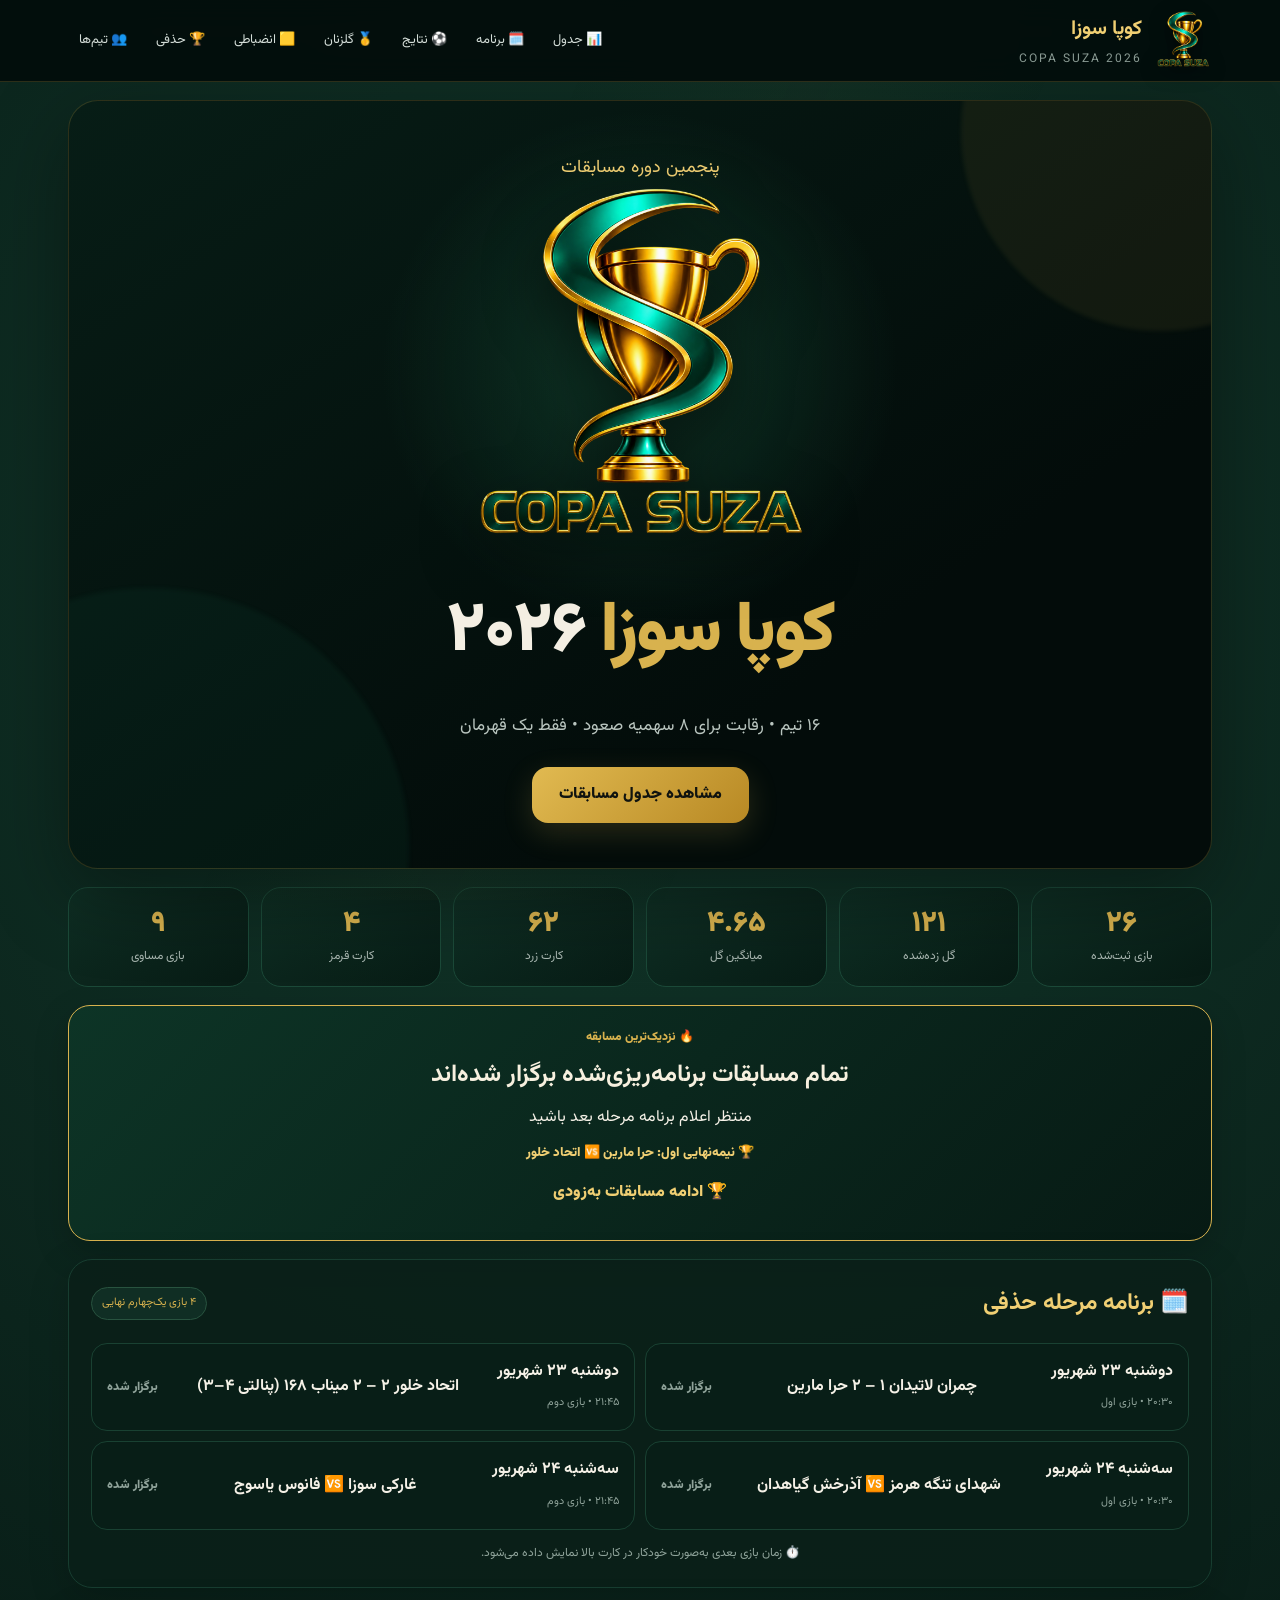
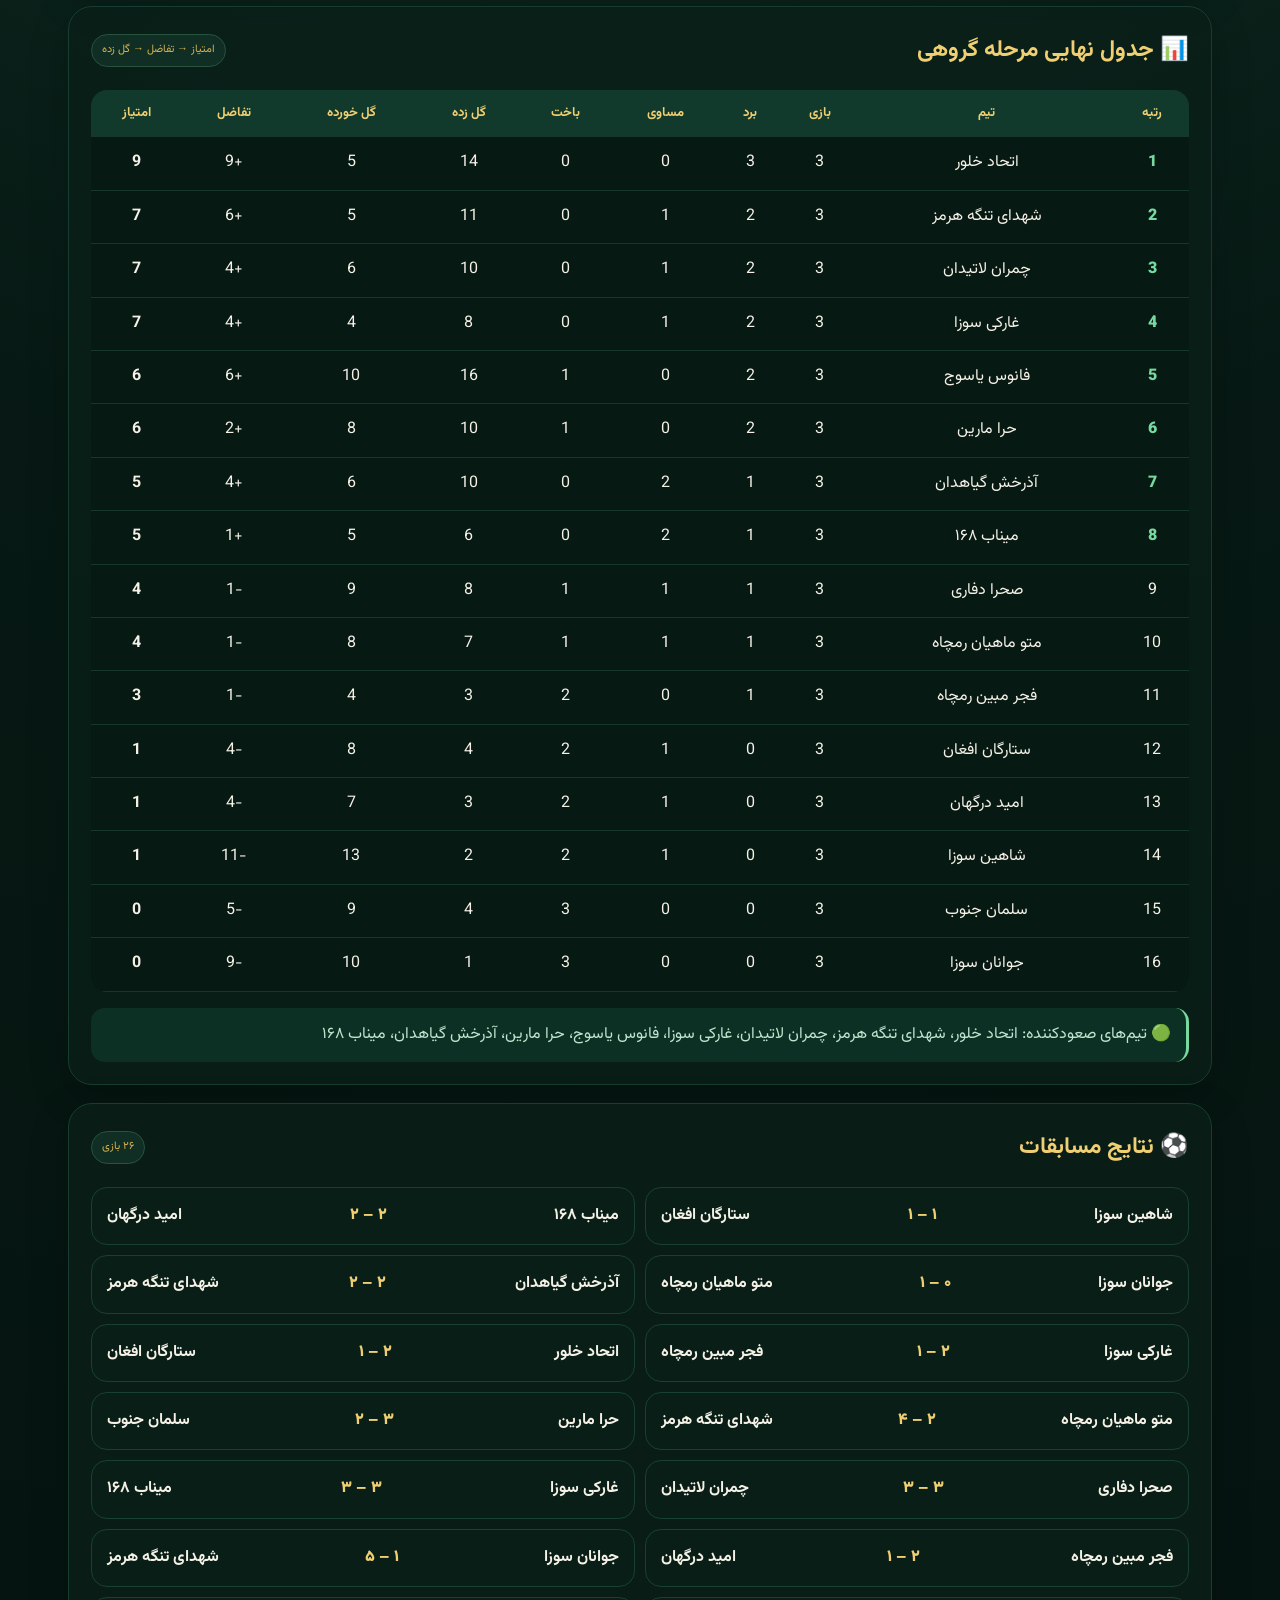
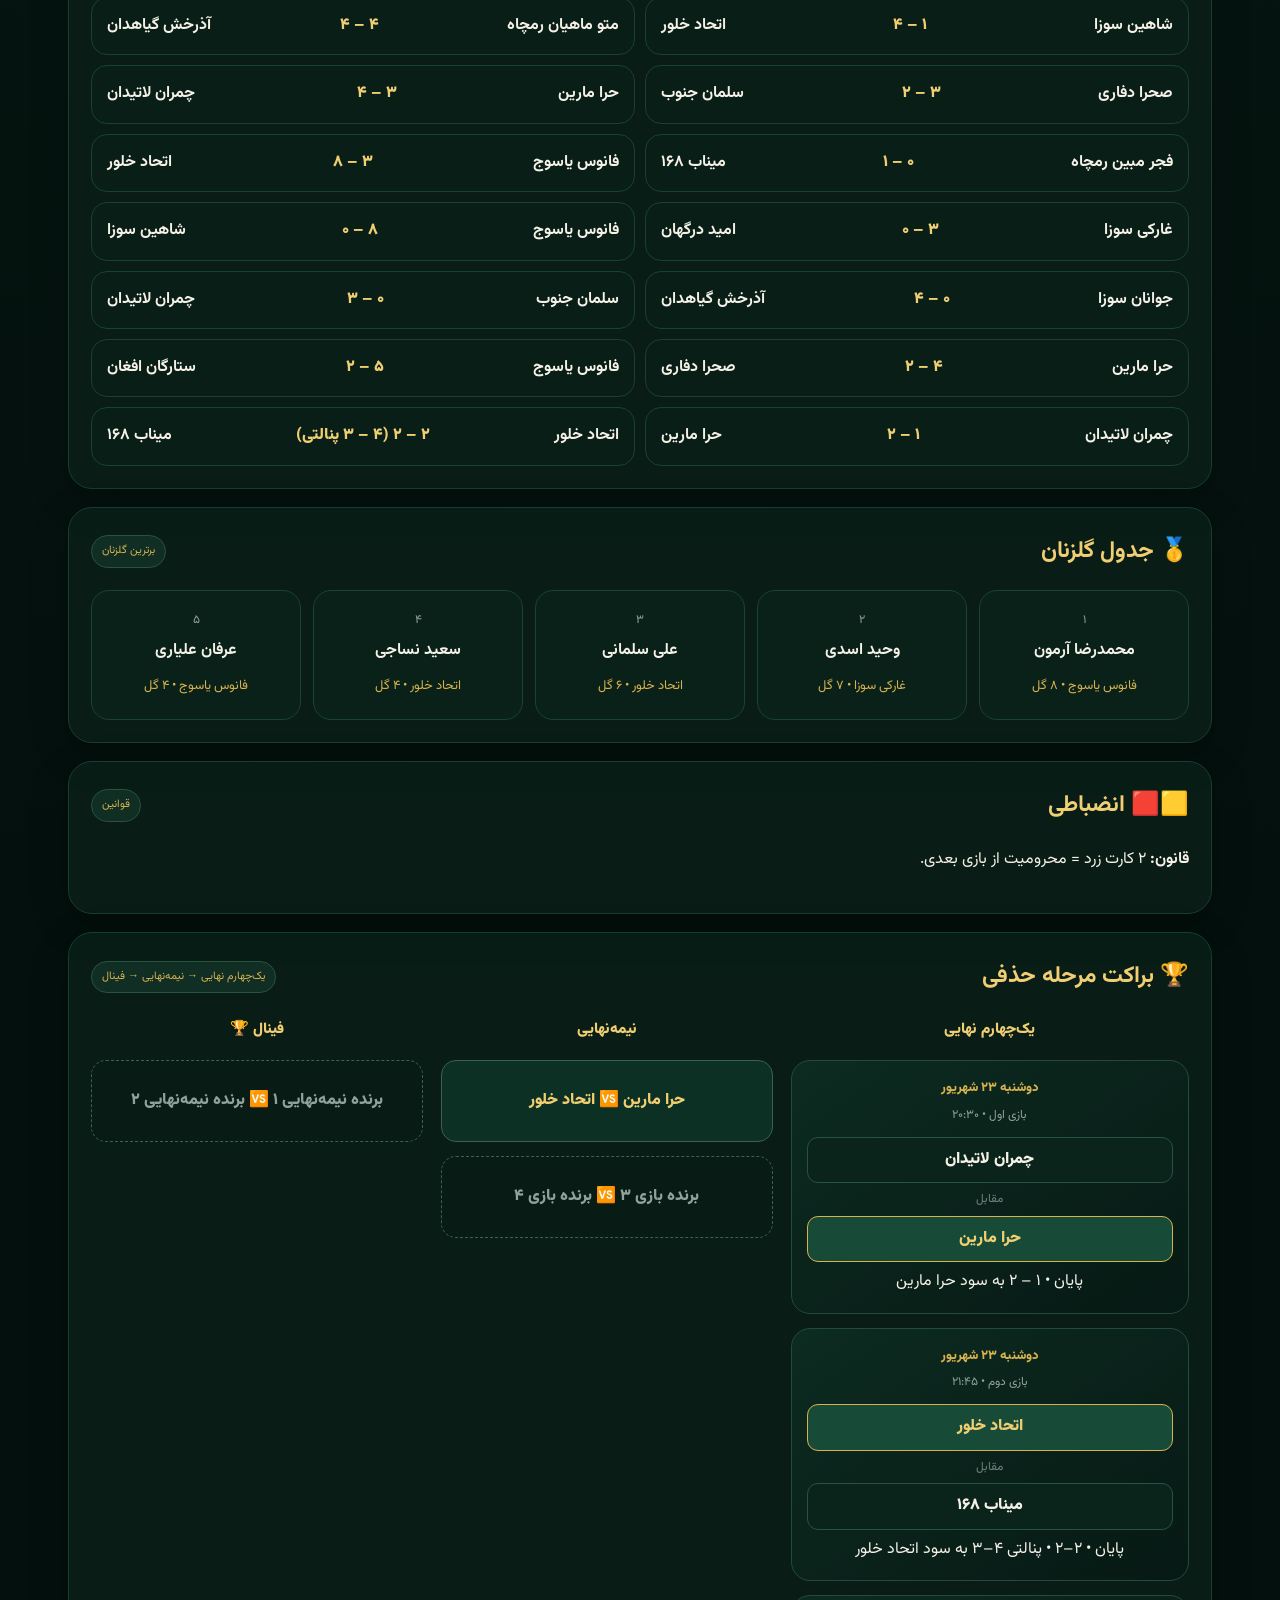
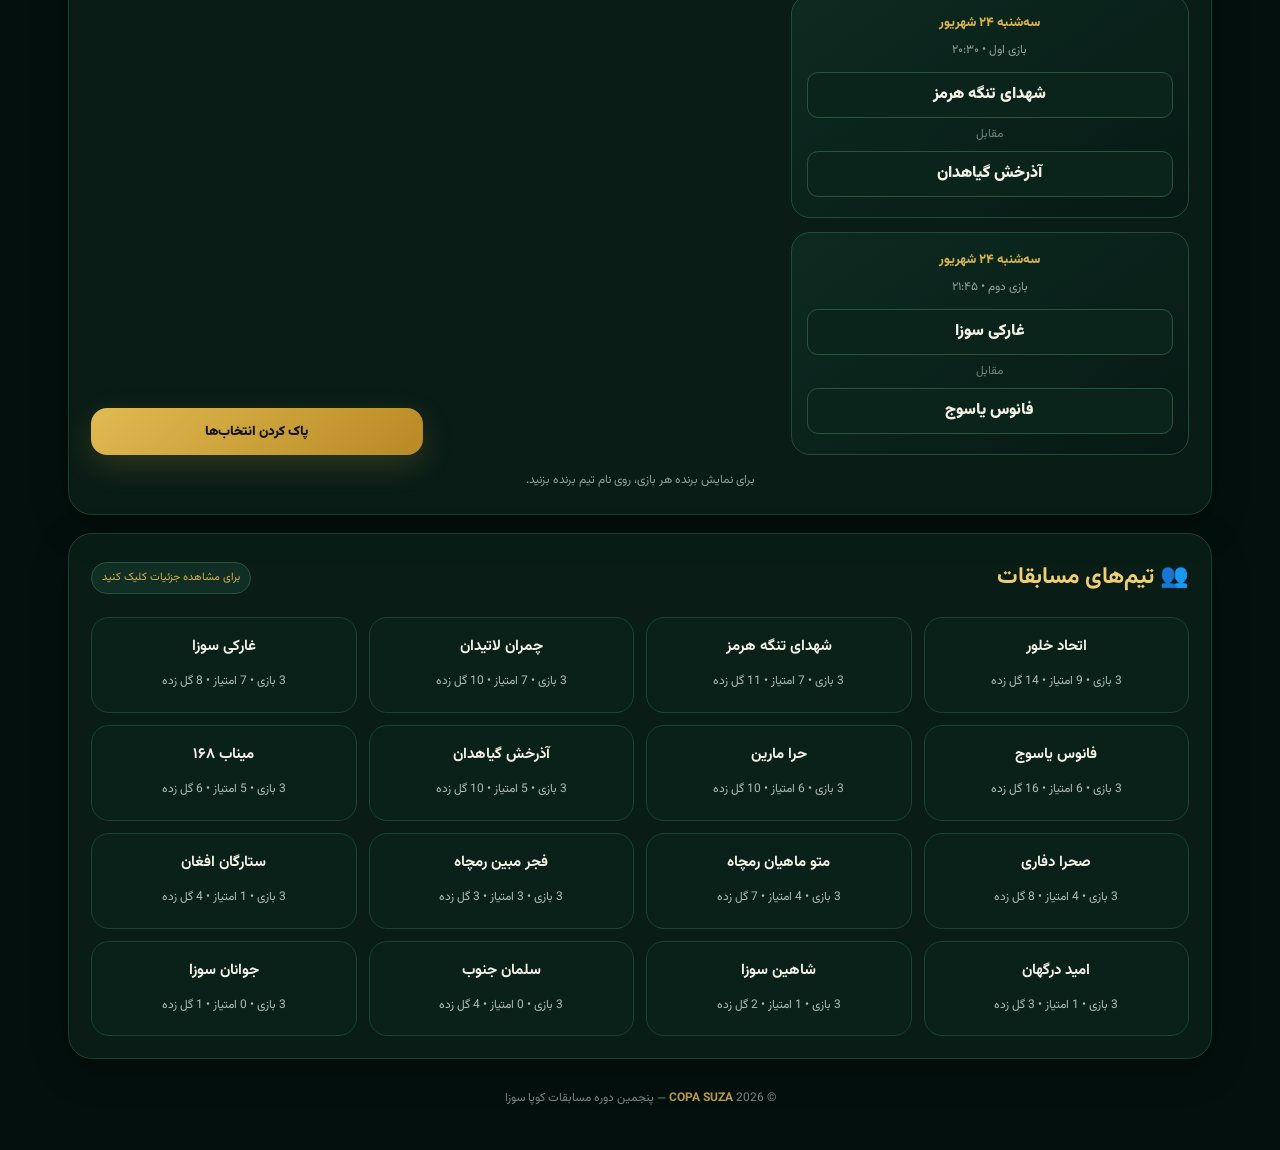
<file: copa-suża-current.html>
<!doctype html>
<html lang="fa" dir="rtl">
<head>
<meta charset="utf-8">
<meta name="viewport" content="width=device-width,initial-scale=1,viewport-fit=cover">
<meta name="theme-color" content="#06110e">
<title>کوپا سوزا ۲۰۲۶ | Copa Suza</title>
<link rel="preconnect" href="https://fonts.googleapis.com"><link rel="preconnect" href="https://fonts.gstatic.com" crossorigin><link href="https://fonts.googleapis.com/css2?family=Vazirmatn:wght@100..900&display=swap" rel="stylesheet">
<style>
:root{--bg:#04100d;--bg2:#071914;--card:rgba(10,31,24,.86);--line:rgba(210,177,75,.20);--gold:#d8b24e;--gold2:#f0cf73;--text:#f5f1e7;--muted:#aebcb5;--green:#0d3a2b;--green2:#124d39;--success:#78d9a0}
*{box-sizing:border-box}html{scroll-behavior:smooth}body{margin:0;background:radial-gradient(circle at 50% 10%,#12372a 0,#071914 28%,#04100d 65%);color:var(--text);font-family:'Vazirmatn',Tahoma,Arial,sans-serif;line-height:1.9}body:before{content:"";position:fixed;inset:0;pointer-events:none;background:linear-gradient(115deg,transparent 35%,rgba(216,178,78,.025) 50%,transparent 65%)}
a{color:inherit;text-decoration:none}.wrap{max-width:1180px;margin:auto;padding:0 18px 35px}
.topbar{position:sticky;top:0;z-index:20;background:rgba(3,13,11,.92);backdrop-filter:blur(14px);border-bottom:1px solid var(--line)}.topin{max-width:1180px;margin:auto;min-height:76px;padding:10px 18px;display:flex;align-items:center;justify-content:space-between;gap:18px}.brand{display:flex;align-items:center;gap:12px}.brand img{width:58px;height:58px;object-fit:contain;filter:drop-shadow(0 5px 10px rgba(0,0,0,.45))}.brandtext strong{display:block;color:var(--gold2);font-size:20px}.brandtext span{display:block;color:#899a93;font-size:12px;letter-spacing:2px;direction:ltr}.nav{display:flex;gap:7px;flex-wrap:wrap;justify-content:center}.nav a{padding:7px 11px;border-radius:12px;color:#d4ddd8;font-size:13px}.nav a:hover{background:#12372b;color:var(--gold2)}
.hero{position:relative;overflow:hidden;margin-top:18px;border:1px solid var(--line);border-radius:30px;min-height:590px;background:radial-gradient(circle at 50% 35%,rgba(28,100,70,.42),transparent 34%),linear-gradient(145deg,#071d16,#030c0a 70%);display:flex;align-items:center;justify-content:center;text-align:center;box-shadow:0 25px 80px rgba(0,0,0,.35)}.hero:before,.hero:after{content:"";position:absolute;border-radius:50%;filter:blur(2px);pointer-events:none}.hero:before{width:520px;height:520px;background:rgba(21,94,66,.12);left:-180px;bottom:-240px}.hero:after{width:400px;height:400px;background:rgba(216,178,78,.07);right:-150px;top:-170px}.hero-content{position:relative;z-index:2;padding:45px 20px}.hero-logo{width:min(430px,82vw);max-height:365px;object-fit:contain;filter:drop-shadow(0 20px 28px rgba(0,0,0,.5));margin-bottom:5px}.eyebrow{color:var(--gold2);font-size:18px;margin:5px 0 0}.hero h1{margin:0;font-size:clamp(38px,7vw,70px);font-weight:900;color:#f4efe3;letter-spacing:-2px}.hero h1 b{color:var(--gold);font-weight:900}.subtitle{color:#b9c5bf;font-size:17px;margin:10px 0 24px}.cta{display:inline-flex;align-items:center;justify-content:center;background:linear-gradient(135deg,#e1ba51,#b88924);color:#10130f;font-weight:900;padding:13px 27px;border-radius:16px;box-shadow:0 10px 30px rgba(216,178,78,.18);transition:.2s}.cta:hover{transform:translateY(-2px)}
.stats{display:grid;grid-template-columns:repeat(6,1fr);gap:12px;margin:18px 0}.statcard{background:linear-gradient(145deg,rgba(15,47,36,.9),rgba(7,25,19,.9));border:1px solid #1b4938;border-radius:20px;padding:18px 10px;text-align:center}.num{font-size:29px;color:var(--gold);font-weight:900;line-height:1.25}.label{font-size:12px;color:#aab8b2;margin-top:3px}
.section{margin-top:18px;background:var(--card);border:1px solid #173d30;border-radius:24px;padding:22px;box-shadow:0 12px 40px rgba(0,0,0,.18)}.section-title{display:flex;align-items:center;justify-content:space-between;gap:12px;margin:0 0 17px}.section-title h2{margin:0;color:var(--gold2);font-size:23px}.tag{font-size:11px;color:var(--gold);background:#102e24;border:1px solid #28533f;border-radius:30px;padding:5px 10px;white-space:nowrap}
.table-wrap{overflow-x:auto;border-radius:16px}table{width:100%;min-width:720px;border-collapse:collapse;background:#071913}th,td{padding:11px 8px;border-bottom:1px solid #17372d;text-align:center;white-space:nowrap}th{background:#123a2c;color:var(--gold2);font-size:13px}tbody tr:hover{background:#0c261d}tbody tr:nth-child(-n+8) td:first-child{color:var(--success);font-weight:900}.qualified{margin:16px 0 0;padding:12px 15px;border-radius:14px;background:#0d3024;color:#bfe5ce;border-right:3px solid var(--success)}
.matches{display:grid;grid-template-columns:repeat(2,1fr);gap:10px}.schedule-status{color:var(--gold);font-size:12px;font-weight:900;white-space:nowrap}.match small{color:#8fa39a;font-size:11px}.match{display:flex;align-items:center;justify-content:space-between;gap:8px;padding:13px 15px;background:#081e17;border:1px solid #194132;border-radius:16px}.team{font-weight:700}.score{font-weight:900;color:var(--gold2);white-space:nowrap}.cards{display:grid;grid-template-columns:repeat(5,1fr);gap:12px}.player{background:#092119;border:1px solid #194333;border-radius:18px;padding:18px;text-align:center}.player .rank{font-size:12px;color:#8fa39a}.player b{display:block;color:#f5f1e7;font-size:16px;margin:4px 0}.player span{color:var(--gold);font-size:13px}.list{margin:0;padding-right:22px}.list li{padding:6px 0;color:#d6dfda}.bracket{display:grid;grid-template-columns:1.2fr 1fr 1fr;gap:18px;align-items:stretch}.round{display:flex;flex-direction:column;gap:14px}.round-title{color:var(--gold2);font-weight:900;text-align:center;font-size:15px;margin-bottom:2px}.game{background:linear-gradient(145deg,#0c2b21,#071914);border:1px solid #234b3b;border-radius:19px;padding:15px;text-align:center}.game .date{color:var(--gold);font-size:13px;font-weight:800}.game .time{font-size:12px;color:#91a39b;margin:3px 0 10px}.game .teams{font-size:17px;font-weight:900;line-height:1.8}.game .vs{color:#6e8279;font-size:12px}.team-btn{display:block;width:100%;border:1px solid #28533f;background:#0a241b;color:var(--text);border-radius:11px;padding:7px 8px;margin:5px 0;font:inherit;font-weight:900;cursor:pointer}.team-btn:hover,.team-btn.selected{background:#174b38;color:var(--gold2);border-color:var(--gold)}.winner-slot{min-height:82px;display:flex;align-items:center;justify-content:center;border:1px dashed #39624f;border-radius:15px;background:#081b15;color:#8fa39a;padding:10px;text-align:center;font-weight:900}.winner-slot.filled{border-style:solid;color:var(--gold2);background:#0d3024}.next-card{margin:18px 0 0;background:linear-gradient(135deg,#0d3426,#071a14);border:1px solid var(--gold);border-radius:22px;padding:20px;text-align:center;box-shadow:0 12px 35px rgba(0,0,0,.2)}.next-card .kicker{color:var(--gold);font-size:12px;font-weight:900}.next-card h3{margin:4px 0;color:#f7f0df;font-size:24px}.countdown{display:flex;justify-content:center;gap:10px;flex-wrap:wrap;margin:12px 0}.countbox{min-width:72px;background:#06150f;border:1px solid #28533f;border-radius:13px;padding:8px}.countbox b{display:block;font-size:24px;color:var(--gold2);line-height:1.2}.countbox span{font-size:10px;color:#8fa39a}.teams-grid{display:grid;grid-template-columns:repeat(4,1fr);gap:12px}.team-card{background:#092119;border:1px solid #194333;border-radius:18px;padding:15px;text-align:center;cursor:pointer;transition:.2s}.team-card:hover{transform:translateY(-2px);border-color:var(--gold)}.team-card b{display:block;color:#f5f1e7;font-size:15px;margin-bottom:5px}.team-card span{font-size:12px;color:#aebcb5}.modal{display:none;position:fixed;inset:0;z-index:50;background:rgba(0,0,0,.72);padding:20px;align-items:center;justify-content:center}.modal.open{display:flex}.modal-box{width:min(700px,100%);max-height:88vh;overflow:auto;background:#071913;border:1px solid var(--gold);border-radius:24px;padding:22px;position:relative}.modal-close{position:absolute;left:14px;top:10px;background:none;border:0;color:#c7d0cb;font-size:26px;cursor:pointer}.modal-box h3{margin:0 35px 4px 0;color:var(--gold2);font-size:26px}.team-summary{display:grid;grid-template-columns:repeat(4,1fr);gap:8px;margin:15px 0}.mini-stat{background:#0a241b;border:1px solid #194333;border-radius:12px;padding:9px;text-align:center}.mini-stat b{display:block;color:var(--gold2);font-size:18px}.mini-stat span{font-size:10px;color:#8fa39a}.team-matches{display:grid;gap:8px}.team-matches .match{background:#081e17}
footer{text-align:center;color:#758780;padding:28px 10px 5px;font-size:12px}footer strong{color:#b99a45}
@media(max-width:900px){.stats{grid-template-columns:repeat(3,1fr)}.cards{grid-template-columns:repeat(2,1fr)}.bracket{grid-template-columns:1fr}.teams-grid{grid-template-columns:repeat(2,1fr)}.nav{display:none}.topin{justify-content:center}.brandtext{text-align:right}}
@media(max-width:620px){.wrap{padding:0 11px 28px}.topin{min-height:70px}.brand img{width:50px;height:50px}.brandtext strong{font-size:17px}.hero{min-height:610px;border-radius:25px;margin-top:12px}.hero-content{padding:30px 10px}.hero-logo{width:min(390px,92vw);max-height:340px}.eyebrow{font-size:16px}.hero h1{font-size:42px}.subtitle{font-size:14px}.stats{grid-template-columns:repeat(2,1fr)}.statcard{padding:15px 8px}.section{padding:17px 13px;border-radius:20px}.section-title h2{font-size:19px}.matches{grid-template-columns:1fr}.cards{grid-template-columns:1fr}.bracket{grid-template-columns:1fr}.game .teams{font-size:16px}.teams-grid{grid-template-columns:1fr 1fr}.team-summary{grid-template-columns:repeat(2,1fr)}.countbox{min-width:65px}}
button,input,select,textarea{font-family:"Vazirmatn",Tahoma,Arial,sans-serif}
</style>
</head>
<body>
<div class="topbar"><div class="topin">
  <a class="brand" href="#top"><img src="copa-suza-logo.png" alt="لوگوی کوپا سوزا"><div class="brandtext"><strong>کوپا سوزا</strong><span>COPA SUZA 2026</span></div></a>
  <nav class="nav"><a href="#table">📊 جدول</a><a href="#schedule">🗓️ برنامه</a><a href="#matches">⚽ نتایج</a><a href="#scorers">🥇 گلزنان</a><a href="#discipline">🟨 انضباطی</a><a href="#quarter-finals">🏆 حذفی</a><a href="#teams">👥 تیم‌ها</a></nav>
</div></div>

<main class="wrap" id="top">
<section class="hero">
 <div class="hero-content">
   <div class="eyebrow">پنجمین دوره مسابقات</div>
   <img class="hero-logo" src="copa-suza-logo.png" alt="Copa Suza">
   <h1><b>کوپا سوزا</b> ۲۰۲۶</h1>
   <p class="subtitle">۱۶ تیم • رقابت برای ۸ سهمیه صعود • فقط یک قهرمان</p>
   <a class="cta" href="#table">مشاهده جدول مسابقات</a>
 </div>
</section>

<section class="stats">
 <div class="statcard"><div class="num">۲۶</div><div class="label">بازی ثبت‌شده</div></div>
 <div class="statcard"><div class="num">۱۲۱</div><div class="label">گل زده‌شده</div></div>
 <div class="statcard"><div class="num">۴.۶۵</div><div class="label">میانگین گل</div></div>
 <div class="statcard"><div class="num">۶۲</div><div class="label">کارت زرد</div></div>
 <div class="statcard"><div class="num">۴</div><div class="label">کارت قرمز</div></div>
 <div class="statcard"><div class="num">۹</div><div class="label">بازی مساوی</div></div>
</section>

<section class="next-card" id="next-match">
 <div class="kicker">🔥 نزدیک‌ترین مسابقه</div>
 <h3 id="next-title">شهدای تنگه هرمز 🆚 آذرخش گیاهدان</h3>
 <div id="next-date">سه‌شنبه ۲۴ شهریور • ساعت ۲۰:۳۰</div>
 <div style="margin-top:8px;color:var(--gold2);font-size:13px;font-weight:900">🏆 نیمه‌نهایی اول: حرا مارین 🆚 اتحاد خلور</div>
 <div class="countdown" id="countdown"><div class="countbox"><b>--</b><span>روز</span></div><div class="countbox"><b>--</b><span>ساعت</span></div><div class="countbox"><b>--</b><span>دقیقه</span></div><div class="countbox"><b>--</b><span>ثانیه</span></div></div>
</section>

<section class="section" id="schedule"><div class="section-title"><h2>🗓️ برنامه مرحله حذفی</h2><span class="tag">۴ بازی یک‌چهارم نهایی</span></div>
<div class="matches" id="schedule-list">
<div class="match"><span><b>دوشنبه ۲۳ شهریور</b><br><small>۲۰:۳۰ • بازی اول</small></span><span class="team">چمران لاتیدان ۱ – ۲ حرا مارین</span><span class="schedule-status">برگزار شده</span></div>
<div class="match"><span><b>دوشنبه ۲۳ شهریور</b><br><small>۲۱:۴۵ • بازی دوم</small></span><span class="team">اتحاد خلور ۲ – ۲ میناب ۱۶۸ (پنالتی ۴–۳)</span><span class="schedule-status">برگزار شده</span></div>
<div class="match"><span><b>سه‌شنبه ۲۴ شهریور</b><br><small>۲۰:۳۰ • بازی اول</small></span><span class="team">شهدای تنگه هرمز 🆚 آذرخش گیاهدان</span><span class="schedule-status">آینده</span></div>
<div class="match"><span><b>سه‌شنبه ۲۴ شهریور</b><br><small>۲۱:۴۵ • بازی دوم</small></span><span class="team">غارکی سوزا 🆚 فانوس یاسوج</span><span class="schedule-status">آینده</span></div>
</div>
<p style="color:#8fa39a;font-size:12px;margin:12px 0 0;text-align:center">⏱️ زمان بازی بعدی به‌صورت خودکار در کارت بالا نمایش داده می‌شود.</p>
</section>

<section class="section" id="table"><div class="section-title"><h2>📊 جدول نهایی مرحله گروهی</h2><span class="tag">امتیاز → تفاضل → گل زده</span></div>
<div class="table-wrap"><table><thead><tr><th>رتبه</th><th>تیم</th><th>بازی</th><th>برد</th><th>مساوی</th><th>باخت</th><th>گل زده</th><th>گل خورده</th><th>تفاضل</th><th>امتیاز</th></tr></thead><tbody>
<tr><td>1</td><td>اتحاد خلور</td><td>3</td><td>3</td><td>0</td><td>0</td><td>14</td><td>5</td><td>+9</td><td><b>9</b></td></tr>
<tr><td>2</td><td>شهدای تنگه هرمز</td><td>3</td><td>2</td><td>1</td><td>0</td><td>11</td><td>5</td><td>+6</td><td><b>7</b></td></tr>
<tr><td>3</td><td>چمران لاتیدان</td><td>3</td><td>2</td><td>1</td><td>0</td><td>10</td><td>6</td><td>+4</td><td><b>7</b></td></tr>
<tr><td>4</td><td>غارکی سوزا</td><td>3</td><td>2</td><td>1</td><td>0</td><td>8</td><td>4</td><td>+4</td><td><b>7</b></td></tr>
<tr><td>5</td><td>فانوس یاسوج</td><td>3</td><td>2</td><td>0</td><td>1</td><td>16</td><td>10</td><td>+6</td><td><b>6</b></td></tr>
<tr><td>6</td><td>حرا مارین</td><td>3</td><td>2</td><td>0</td><td>1</td><td>10</td><td>8</td><td>+2</td><td><b>6</b></td></tr>
<tr><td>7</td><td>آذرخش گیاهدان</td><td>3</td><td>1</td><td>2</td><td>0</td><td>10</td><td>6</td><td>+4</td><td><b>5</b></td></tr>
<tr><td>8</td><td>میناب ۱۶۸</td><td>3</td><td>1</td><td>2</td><td>0</td><td>6</td><td>5</td><td>+1</td><td><b>5</b></td></tr>
<tr><td>9</td><td>صحرا دفاری</td><td>3</td><td>1</td><td>1</td><td>1</td><td>8</td><td>9</td><td>-1</td><td><b>4</b></td></tr>
<tr><td>10</td><td>متو ماهیان رمچاه</td><td>3</td><td>1</td><td>1</td><td>1</td><td>7</td><td>8</td><td>-1</td><td><b>4</b></td></tr>
<tr><td>11</td><td>فجر مبین رمچاه</td><td>3</td><td>1</td><td>0</td><td>2</td><td>3</td><td>4</td><td>-1</td><td><b>3</b></td></tr>
<tr><td>12</td><td>ستارگان افغان</td><td>3</td><td>0</td><td>1</td><td>2</td><td>4</td><td>8</td><td>-4</td><td><b>1</b></td></tr>
<tr><td>13</td><td>امید درگهان</td><td>3</td><td>0</td><td>1</td><td>2</td><td>3</td><td>7</td><td>-4</td><td><b>1</b></td></tr>
<tr><td>14</td><td>شاهین سوزا</td><td>3</td><td>0</td><td>1</td><td>2</td><td>2</td><td>13</td><td>-11</td><td><b>1</b></td></tr>
<tr><td>15</td><td>سلمان جنوب</td><td>3</td><td>0</td><td>0</td><td>3</td><td>4</td><td>9</td><td>-5</td><td><b>0</b></td></tr>
<tr><td>16</td><td>جوانان سوزا</td><td>3</td><td>0</td><td>0</td><td>3</td><td>1</td><td>10</td><td>-9</td><td><b>0</b></td></tr>
</tbody></table></div>
<p class="qualified">🟢 تیم‌های صعودکننده: اتحاد خلور، شهدای تنگه هرمز، چمران لاتیدان، غارکی سوزا، فانوس یاسوج، حرا مارین، آذرخش گیاهدان، میناب ۱۶۸</p>
</section>

<section class="section" id="matches"><div class="section-title"><h2>⚽ نتایج مسابقات</h2><span class="tag">۲۶ بازی</span></div><div class="matches">
<div class="match"><span class="team">شاهین سوزا</span><span class="score">۱ – ۱</span><span class="team">ستارگان افغان</span></div>
<div class="match"><span class="team">میناب ۱۶۸</span><span class="score">۲ – ۲</span><span class="team">امید درگهان</span></div>
<div class="match"><span class="team">جوانان سوزا</span><span class="score">۰ – ۱</span><span class="team">متو ماهیان رمچاه</span></div>
<div class="match"><span class="team">آذرخش گیاهدان</span><span class="score">۲ – ۲</span><span class="team">شهدای تنگه هرمز</span></div>
<div class="match"><span class="team">غارکی سوزا</span><span class="score">۲ – ۱</span><span class="team">فجر مبین رمچاه</span></div>
<div class="match"><span class="team">اتحاد خلور</span><span class="score">۲ – ۱</span><span class="team">ستارگان افغان</span></div>
<div class="match"><span class="team">متو ماهیان رمچاه</span><span class="score">۲ – ۴</span><span class="team">شهدای تنگه هرمز</span></div>
<div class="match"><span class="team">حرا مارین</span><span class="score">۳ – ۲</span><span class="team">سلمان جنوب</span></div>
<div class="match"><span class="team">صحرا دفاری</span><span class="score">۳ – ۳</span><span class="team">چمران لاتیدان</span></div>
<div class="match"><span class="team">غارکی سوزا</span><span class="score">۳ – ۳</span><span class="team">میناب ۱۶۸</span></div>
<div class="match"><span class="team">فجر مبین رمچاه</span><span class="score">۲ – ۱</span><span class="team">امید درگهان</span></div>
<div class="match"><span class="team">جوانان سوزا</span><span class="score">۱ – ۵</span><span class="team">شهدای تنگه هرمز</span></div>
<div class="match"><span class="team">شاهین سوزا</span><span class="score">۱ – ۴</span><span class="team">اتحاد خلور</span></div>
<div class="match"><span class="team">متو ماهیان رمچاه</span><span class="score">۴ – ۴</span><span class="team">آذرخش گیاهدان</span></div>
<div class="match"><span class="team">صحرا دفاری</span><span class="score">۳ – ۲</span><span class="team">سلمان جنوب</span></div>
<div class="match"><span class="team">حرا مارین</span><span class="score">۳ – ۴</span><span class="team">چمران لاتیدان</span></div>
<div class="match"><span class="team">فجر مبین رمچاه</span><span class="score">۰ – ۱</span><span class="team">میناب ۱۶۸</span></div>
<div class="match"><span class="team">فانوس یاسوج</span><span class="score">۳ – ۸</span><span class="team">اتحاد خلور</span></div>
<div class="match"><span class="team">غارکی سوزا</span><span class="score">۳ – ۰</span><span class="team">امید درگهان</span></div>
<div class="match"><span class="team">فانوس یاسوج</span><span class="score">۸ – ۰</span><span class="team">شاهین سوزا</span></div>
<div class="match"><span class="team">جوانان سوزا</span><span class="score">۰ – ۴</span><span class="team">آذرخش گیاهدان</span></div>
<div class="match"><span class="team">سلمان جنوب</span><span class="score">۰ – ۳</span><span class="team">چمران لاتیدان</span></div>
<div class="match"><span class="team">حرا مارین</span><span class="score">۴ – ۲</span><span class="team">صحرا دفاری</span></div>
<div class="match"><span class="team">فانوس یاسوج</span><span class="score">۵ – ۲</span><span class="team">ستارگان افغان</span></div>
 <div class="match"><span class="team">چمران لاتیدان</span><span class="score">۱ – ۲</span><span class="team">حرا مارین</span></div>
 <div class="match"><span class="team">اتحاد خلور</span><span class="score">۲ – ۲ (۴ – ۳ پنالتی)</span><span class="team">میناب ۱۶۸</span></div>
</div></section>

<section class="section" id="scorers"><div class="section-title"><h2>🥇 جدول گلزنان</h2><span class="tag">برترین گلزنان</span></div><div class="cards">
<div class="player"><div class="rank">۱</div><b>محمدرضا آرمون</b><span>فانوس یاسوج • ۸ گل</span></div>
<div class="player"><div class="rank">۲</div><b>وحید اسدی</b><span>غارکی سوزا • ۷ گل</span></div>
<div class="player"><div class="rank">۳</div><b>علی سلمانی</b><span>اتحاد خلور • ۶ گل</span></div>
<div class="player"><div class="rank">۴</div><b>سعید نساجی</b><span>اتحاد خلور • ۴ گل</span></div>
<div class="player"><div class="rank">۵</div><b>عرفان علیاری</b><span>فانوس یاسوج • ۴ گل</span></div>
</div></section>



<section class="section" id="discipline"><div class="section-title"><h2>🟨🟥 انضباطی</h2><span class="tag">قوانین</span></div><p><b>قانون:</b> ۲ کارت زرد = محرومیت از بازی بعدی.</p></section>

<section class="section" id="quarter-finals"><div class="section-title"><h2>🏆 براکت مرحله حذفی</h2><span class="tag">یک‌چهارم نهایی → نیمه‌نهایی → فینال</span></div>
<div class="bracket">
<div class="round"><div class="round-title">یک‌چهارم نهایی</div>
<div class="game"><div class="date">دوشنبه ۲۳ شهریور</div><div class="time">بازی اول • ۲۰:۳۰</div><button class="team-btn" data-qf="1" data-team="چمران لاتیدان">چمران لاتیدان</button><div class="vs">مقابل</div><button class="team-btn selected" data-qf="1" data-team="حرا مارین">حرا مارین</button><div class="qf-result">پایان • ۱ – ۲ به سود حرا مارین</div></div>
<div class="game"><div class="date">دوشنبه ۲۳ شهریور</div><div class="time">بازی دوم • ۲۱:۴۵</div><button class="team-btn selected" data-qf="2" data-team="اتحاد خلور">اتحاد خلور</button><div class="vs">مقابل</div><button class="team-btn" data-qf="2" data-team="میناب ۱۶۸">میناب ۱۶۸</button><div class="qf-result">پایان • ۲–۲ • پنالتی ۴–۳ به سود اتحاد خلور</div></div>
<div class="game"><div class="date">سه‌شنبه ۲۴ شهریور</div><div class="time">بازی اول • ۲۰:۳۰</div><button class="team-btn" data-qf="3" data-team="شهدای تنگه هرمز">شهدای تنگه هرمز</button><div class="vs">مقابل</div><button class="team-btn" data-qf="3" data-team="آذرخش گیاهدان">آذرخش گیاهدان</button></div>
<div class="game"><div class="date">سه‌شنبه ۲۴ شهریور</div><div class="time">بازی دوم • ۲۱:۴۵</div><button class="team-btn" data-qf="4" data-team="غارکی سوزا">غارکی سوزا</button><div class="vs">مقابل</div><button class="team-btn" data-qf="4" data-team="فانوس یاسوج">فانوس یاسوج</button></div></div>
<div class="round"><div class="round-title">نیمه‌نهایی</div><div class="winner-slot" id="sf1">حرا مارین 🆚 اتحاد خلور</div><div class="winner-slot" id="sf2">برنده بازی ۳ 🆚 برنده بازی ۴</div></div>
<div class="round"><div class="round-title">فینال 🏆</div><div class="winner-slot" id="final">برنده نیمه‌نهایی ۱ 🆚 برنده نیمه‌نهایی ۲</div><button class="cta" id="reset-bracket" style="border:0;cursor:pointer;width:100%;margin-top:auto">پاک کردن انتخاب‌ها</button></div>
</div><p style="color:#8fa39a;font-size:12px;margin:14px 0 0;text-align:center">برای نمایش برنده هر بازی، روی نام تیم برنده بزنید.</p></section>

<section class="section" id="teams"><div class="section-title"><h2>👥 تیم‌های مسابقات</h2><span class="tag">برای مشاهده جزئیات کلیک کنید</span></div><div class="teams-grid" id="teams-grid"></div></section>

<div class="modal" id="team-modal"><div class="modal-box"><button class="modal-close" id="modal-close">×</button><h3 id="modal-title">تیم</h3><div class="team-summary" id="modal-summary"></div><div class="section-title" style="margin-top:18px"><h2 style="font-size:18px">⚽ بازی‌های مرحله گروهی</h2></div><div class="team-matches" id="modal-matches"></div><div id="modal-ko-wrap" style="display:none"><div class="section-title" style="margin-top:18px"><h2 style="font-size:18px">🏆 بازی‌های مرحله حذفی</h2></div><div class="team-matches" id="modal-ko"></div></div></div></div>

<footer>© 2026 <strong>COPA SUZA</strong> — پنجمین دوره مسابقات کوپا سوزا</footer>
</main>
<script>
const teamData={
"اتحاد خلور":{p:3,w:3,d:0,l:0,gf:14,ga:5,gd:9,pts:9,m:["اتحاد خلور ۲ – ۱ ستارگان افغان","شاهین سوزا ۱ – ۴ اتحاد خلور","فانوس یاسوج ۳ – ۸ اتحاد خلور"],ko:["یک‌چهارم نهایی: اتحاد خلور ۲ – ۲ میناب ۱۶۸ (پنالتی ۴–۳) • صعود اتحاد خلور"]},
"شهدای تنگه هرمز":{p:3,w:2,d:1,l:0,gf:11,ga:5,gd:6,pts:7,m:["آذرخش گیاهدان ۲ – ۲ شهدای تنگه هرمز","متو ماهیان رمچاه ۲ – ۴ شهدای تنگه هرمز","جوانان سوزا ۱ – ۵ شهدای تنگه هرمز"],ko:["یک‌چهارم نهایی: شهدای تنگه هرمز 🆚 آذرخش گیاهدان • سه‌شنبه ۲۴ شهریور • ۲۰:۳۰"]},
"چمران لاتیدان":{p:3,w:2,d:1,l:0,gf:10,ga:6,gd:4,pts:7,m:["صحرا دفاری ۳ – ۳ چمران لاتیدان","حرا مارین ۳ – ۴ چمران لاتیدان","سلمان جنوب ۰ – ۳ چمران لاتیدان"],ko:["یک‌چهارم نهایی: چمران لاتیدان ۱ – ۲ حرا مارین • حذف چمران لاتیدان"]},
"غارکی سوزا":{p:3,w:2,d:1,l:0,gf:8,ga:4,gd:4,pts:7,m:["غارکی سوزا ۲ – ۱ فجر مبین رمچاه","غارکی سوزا ۳ – ۳ میناب ۱۶۸","غارکی سوزا ۳ – ۰ امید درگهان"],ko:["یک‌چهارم نهایی: غارکی سوزا 🆚 فانوس یاسوج • سه‌شنبه ۲۴ شهریور • ۲۱:۴۵"]},
"فانوس یاسوج":{p:3,w:2,d:0,l:1,gf:16,ga:10,gd:6,pts:6,m:["فانوس یاسوج ۳ – ۸ اتحاد خلور","فانوس یاسوج ۸ – ۰ شاهین سوزا","فانوس یاسوج ۵ – ۲ ستارگان افغان"],ko:["یک‌چهارم نهایی: غارکی سوزا 🆚 فانوس یاسوج • سه‌شنبه ۲۴ شهریور • ۲۱:۴۵"]},
"حرا مارین":{p:3,w:2,d:0,l:1,gf:10,ga:8,gd:2,pts:6,m:["حرا مارین ۳ – ۲ سلمان جنوب","حرا مارین ۳ – ۴ چمران لاتیدان","حرا مارین ۴ – ۲ صحرا دفاری"],ko:["یک‌چهارم نهایی: چمران لاتیدان ۱ – ۲ حرا مارین • صعود حرا مارین","نیمه‌نهایی اول: حرا مارین 🆚 اتحاد خلور"]},
"آذرخش گیاهدان":{p:3,w:1,d:2,l:0,gf:10,ga:6,gd:4,pts:5,m:["آذرخش گیاهدان ۲ – ۲ شهدای تنگه هرمز","متو ماهیان رمچاه ۴ – ۴ آذرخش گیاهدان","جوانان سوزا ۰ – ۴ آذرخش گیاهدان"],ko:["یک‌چهارم نهایی: شهدای تنگه هرمز 🆚 آذرخش گیاهدان • سه‌شنبه ۲۴ شهریور • ۲۰:۳۰"]},
"میناب ۱۶۸":{p:3,w:1,d:2,l:0,gf:6,ga:5,gd:1,pts:5,m:["میناب ۱۶۸ ۲ – ۲ امید درگهان","غارکی سوزا ۳ – ۳ میناب ۱۶۸","فجر مبین رمچاه ۰ – ۱ میناب ۱۶۸"],ko:["یک‌چهارم نهایی: اتحاد خلور ۲ – ۲ میناب ۱۶۸ (پنالتی ۴–۳) • حذف میناب ۱۶۸"]},
"صحرا دفاری":{p:3,w:1,d:1,l:1,gf:8,ga:9,gd:-1,pts:4,m:["صحرا دفاری ۳ – ۳ چمران لاتیدان","صحرا دفاری ۳ – ۲ سلمان جنوب","حرا مارین ۴ – ۲ صحرا دفاری"]},
"متو ماهیان رمچاه":{p:3,w:1,d:1,l:1,gf:7,ga:8,gd:-1,pts:4,m:["جوانان سوزا ۰ – ۱ متو ماهیان رمچاه","متو ماهیان رمچاه ۲ – ۴ شهدای تنگه هرمز","متو ماهیان رمچاه ۴ – ۴ آذرخش گیاهدان"]},
"فجر مبین رمچاه":{p:3,w:1,d:0,l:2,gf:3,ga:4,gd:-1,pts:3,m:["غارکی سوزا ۲ – ۱ فجر مبین رمچاه","فجر مبین رمچاه ۲ – ۱ امید درگهان","فجر مبین رمچاه ۰ – ۱ میناب ۱۶۸"]},
"ستارگان افغان":{p:3,w:0,d:1,l:2,gf:4,ga:8,gd:-4,pts:1,m:["شاهین سوزا ۱ – ۱ ستارگان افغان","اتحاد خلور ۲ – ۱ ستارگان افغان","فانوس یاسوج ۵ – ۲ ستارگان افغان"]},
"امید درگهان":{p:3,w:0,d:1,l:2,gf:3,ga:7,gd:-4,pts:1,m:["میناب ۱۶۸ ۲ – ۲ امید درگهان","فجر مبین رمچاه ۲ – ۱ امید درگهان","غارکی سوزا ۳ – ۰ امید درگهان"]},
"شاهین سوزا":{p:3,w:0,d:1,l:2,gf:2,ga:13,gd:-11,pts:1,m:["شاهین سوزا ۱ – ۱ ستارگان افغان","شاهین سوزا ۱ – ۴ اتحاد خلور","فانوس یاسوج ۸ – ۰ شاهین سوزا"]},
"سلمان جنوب":{p:3,w:0,d:0,l:3,gf:4,ga:9,gd:-5,pts:0,m:["حرا مارین ۳ – ۲ سلمان جنوب","صحرا دفاری ۳ – ۲ سلمان جنوب","سلمان جنوب ۰ – ۳ چمران لاتیدان"]},
"جوانان سوزا":{p:3,w:0,d:0,l:3,gf:1,ga:10,gd:-9,pts:0,m:["جوانان سوزا ۰ – ۱ متو ماهیان رمچاه","جوانان سوزا ۱ – ۵ شهدای تنگه هرمز","جوانان سوزا ۰ – ۴ آذرخش گیاهدان"]}
};
const teamsGrid=document.getElementById('teams-grid');
Object.entries(teamData).forEach(([name,d])=>{const el=document.createElement('div');el.className='team-card';el.innerHTML=`<b>${name}</b><span>${d.p} بازی • ${d.pts} امتیاز • ${d.gf} گل زده</span>`;el.onclick=()=>openTeam(name);teamsGrid.appendChild(el);});
function openTeam(name){const d=teamData[name];document.getElementById('modal-title').textContent=name;document.getElementById('modal-summary').innerHTML=[['بازی',d.p],['برد',d.w],['مساوی',d.d],['باخت',d.l],['گل زده',d.gf],['گل خورده',d.ga],['تفاضل',d.gd>0?'+'+d.gd:d.gd],['امتیاز',d.pts]].map(x=>`<div class="mini-stat"><b>${x[1]}</b><span>${x[0]}</span></div>`).join('');document.getElementById('modal-matches').innerHTML=d.m.map(x=>`<div class="match"><span class="team">${x}</span></div>`).join('');const koWrap=document.getElementById('modal-ko-wrap');const ko=document.getElementById('modal-ko');if(d.ko&&d.ko.length){koWrap.style.display='block';ko.innerHTML=d.ko.map(x=>`<div class="match"><span class="team">${x}</span></div>`).join('');}else{koWrap.style.display='none';ko.innerHTML='';}document.getElementById('team-modal').classList.add('open');}
document.getElementById('modal-close').onclick=()=>document.getElementById('team-modal').classList.remove('open');document.getElementById('team-modal').onclick=e=>{if(e.target.id==='team-modal')e.currentTarget.classList.remove('open');};
document.querySelectorAll('#table td:nth-child(2)').forEach(td=>{td.style.cursor='pointer';td.title='مشاهده جزئیات تیم';td.onclick=()=>openTeam(td.textContent.trim());});
const upcomingMatches=[
 {title:'چمران لاتیدان 🆚 حرا مارین',date:'دوشنبه ۲۳ شهریور',time:'۲۰:۳۰',iso:'2026-09-14T20:30:00+03:30'},
 {title:'اتحاد خلور 🆚 میناب ۱۶۸',date:'دوشنبه ۲۳ شهریور',time:'۲۱:۴۵',iso:'2026-09-14T21:45:00+03:30'},
 {title:'شهدای تنگه هرمز 🆚 آذرخش گیاهدان',date:'سه‌شنبه ۲۴ شهریور',time:'۲۰:۳۰',iso:'2026-09-15T20:30:00+03:30'},
 {title:'غارکی سوزا 🆚 فانوس یاسوج',date:'سه‌شنبه ۲۴ شهریور',time:'۲۱:۴۵',iso:'2026-09-15T21:45:00+03:30'}
];
function fa(n){return String(Math.max(0,Math.floor(n))).replace(/\d/g,d=>'۰۱۲۳۴۵۶۷۸۹'[d]);}
function updateSchedule(){
  const now=Date.now();
  const items=document.querySelectorAll('#schedule-list .match');
  upcomingMatches.forEach((m,i)=>{
    const start=Date.parse(m.iso);
    const status=items[i]&&items[i].querySelector('.schedule-status');
    if(status){status.textContent=now>=start?'برگزار شده':'آینده';status.style.color=now>=start?'#8fa39a':'var(--gold)';}
  });
  const next=upcomingMatches.find(m=>Date.parse(m.iso)>now);
  const title=document.getElementById('next-title');
  const date=document.getElementById('next-date');
  const box=document.getElementById('countdown');
  if(!title||!date||!box)return;
  if(!next){
    title.textContent='تمام مسابقات برنامه‌ریزی‌شده برگزار شده‌اند';
    date.textContent='منتظر اعلام برنامه مرحله بعد باشید';
    box.innerHTML='<div style="color:var(--gold2);font-weight:900">🏆 ادامه مسابقات به‌زودی</div>';
    return;
  }
  title.textContent=next.title;
  date.textContent=next.date+' • ساعت '+next.time;
  const diff=Math.max(0,Date.parse(next.iso)-Date.now());
  const days=Math.floor(diff/86400000);
  const hours=Math.floor((diff%86400000)/3600000);
  const minutes=Math.floor((diff%3600000)/60000);
  const seconds=Math.floor((diff%60000)/1000);
  const values=[days,hours,minutes,seconds];
  const labels=['روز','ساعت','دقیقه','ثانیه'];
  box.innerHTML=values.map((v,i)=>`<div class="countbox"><b>${fa(v)}</b><span>${labels[i]}</span></div>`).join('');
}
updateSchedule();
window.setInterval(updateSchedule,1000);
const winners={1:'حرا مارین',2:'اتحاد خلور'};
document.querySelectorAll('.team-btn').forEach(btn=>btn.addEventListener('click',()=>{const q=btn.dataset.qf;winners[q]=btn.dataset.team;document.querySelectorAll(`.team-btn[data-qf="${q}"]`).forEach(b=>b.classList.remove('selected'));btn.classList.add('selected');renderBracket();}));
function renderBracket(){const sf1=winners[1]&&winners[2]?`${winners[1]} 🆚 ${winners[2]}`:'برنده بازی ۱ 🆚 برنده بازی ۲';const sf2=winners[3]&&winners[4]?`${winners[3]} 🆚 ${winners[4]}`:'برنده بازی ۳ 🆚 برنده بازی ۴';const final=(winners.sf1&&winners.sf2)?`${winners.sf1} 🆚 ${winners.sf2}`:'برنده نیمه‌نهایی ۱ 🆚 برنده نیمه‌نهایی ۲';[['sf1',sf1],['sf2',sf2],['final',final]].forEach(([id,t])=>{const el=document.getElementById(id);el.textContent=t;el.classList.toggle('filled',!t.includes('برنده'));});}
document.getElementById('sf1').onclick=()=>{if(winners[1]&&winners[2]){winners.sf1=prompt('برنده نیمه‌نهایی ۱ را انتخاب کنید:',winners[1])===winners[2]?winners[2]:winners[1];renderBracket();}};document.getElementById('sf2').onclick=()=>{if(winners[3]&&winners[4]){winners.sf2=prompt('برنده نیمه‌نهایی ۲ را انتخاب کنید:',winners[3])===winners[4]?winners[4]:winners[3];renderBracket();}};
document.getElementById('reset-bracket').onclick=()=>{Object.keys(winners).forEach(k=>delete winners[k]);document.querySelectorAll('.team-btn').forEach(b=>b.classList.remove('selected'));renderBracket();};
renderBracket();
</script>
</body>
</html>
</file>
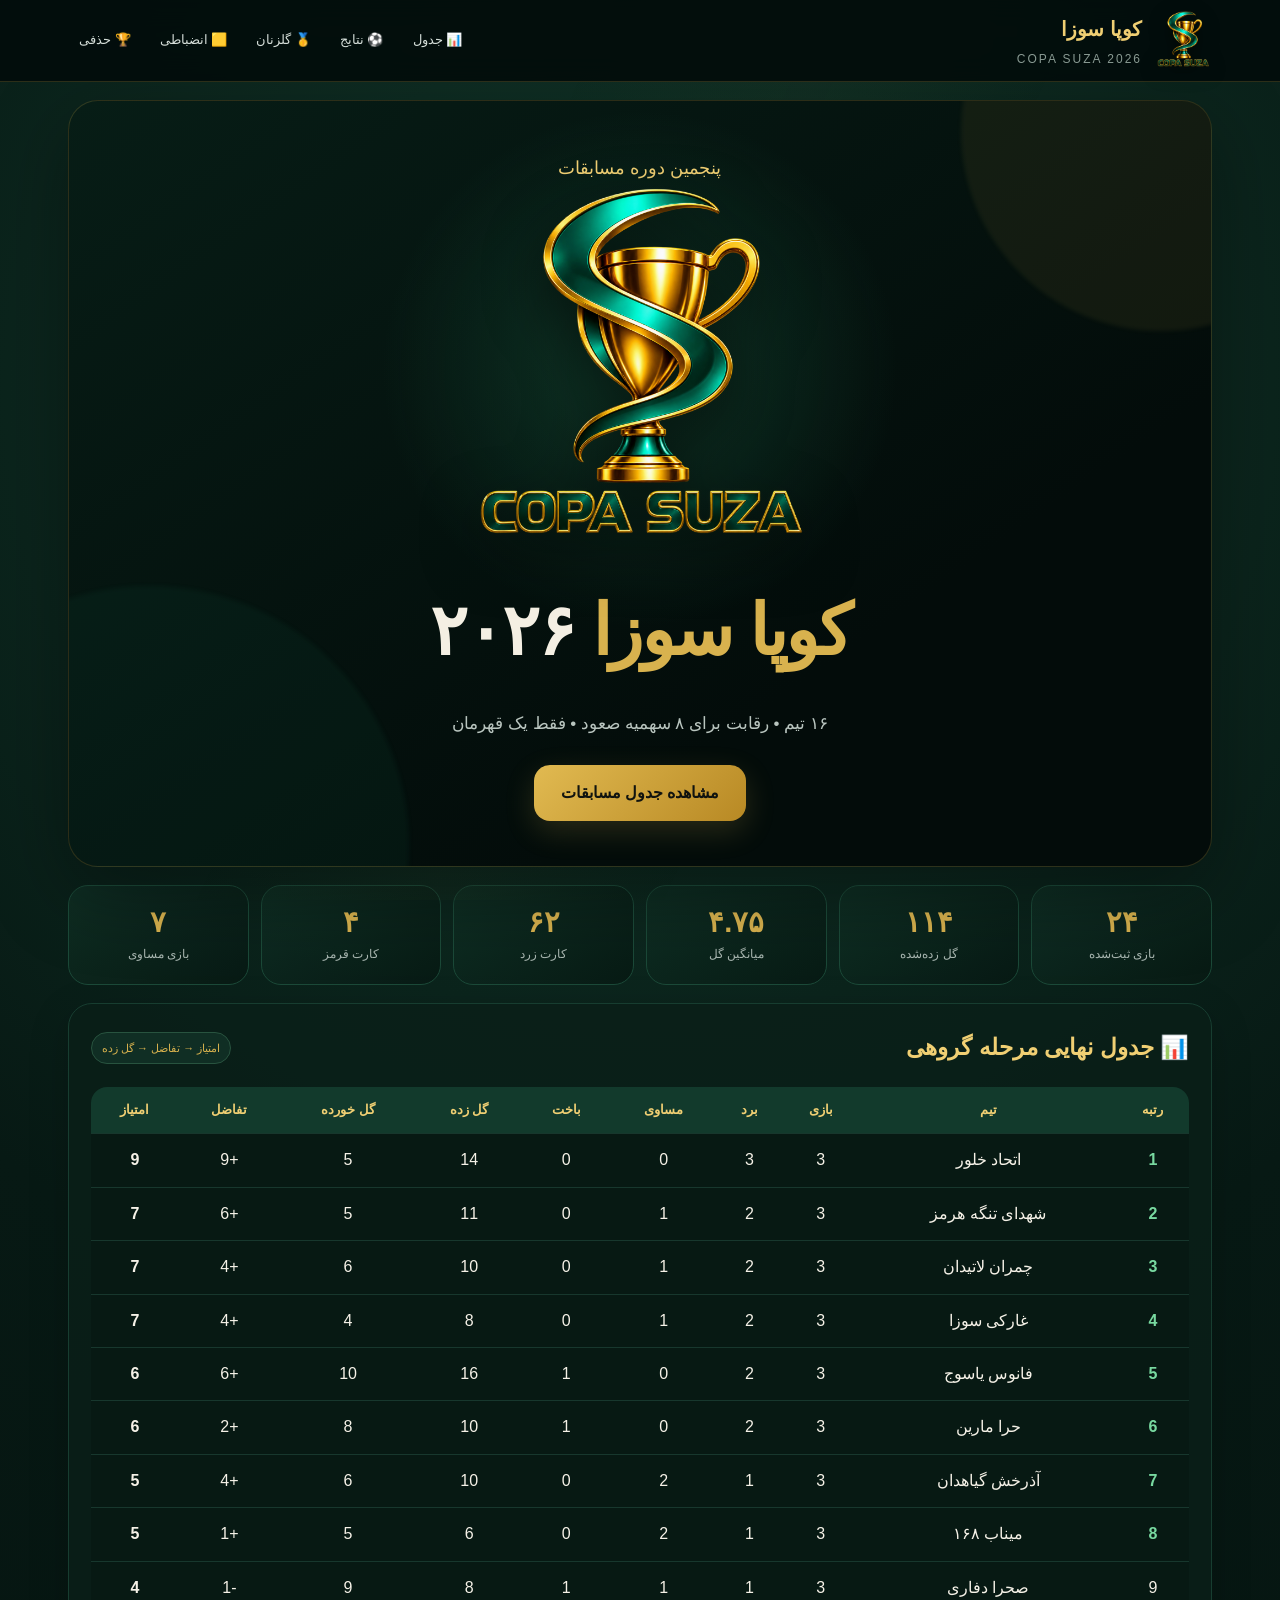
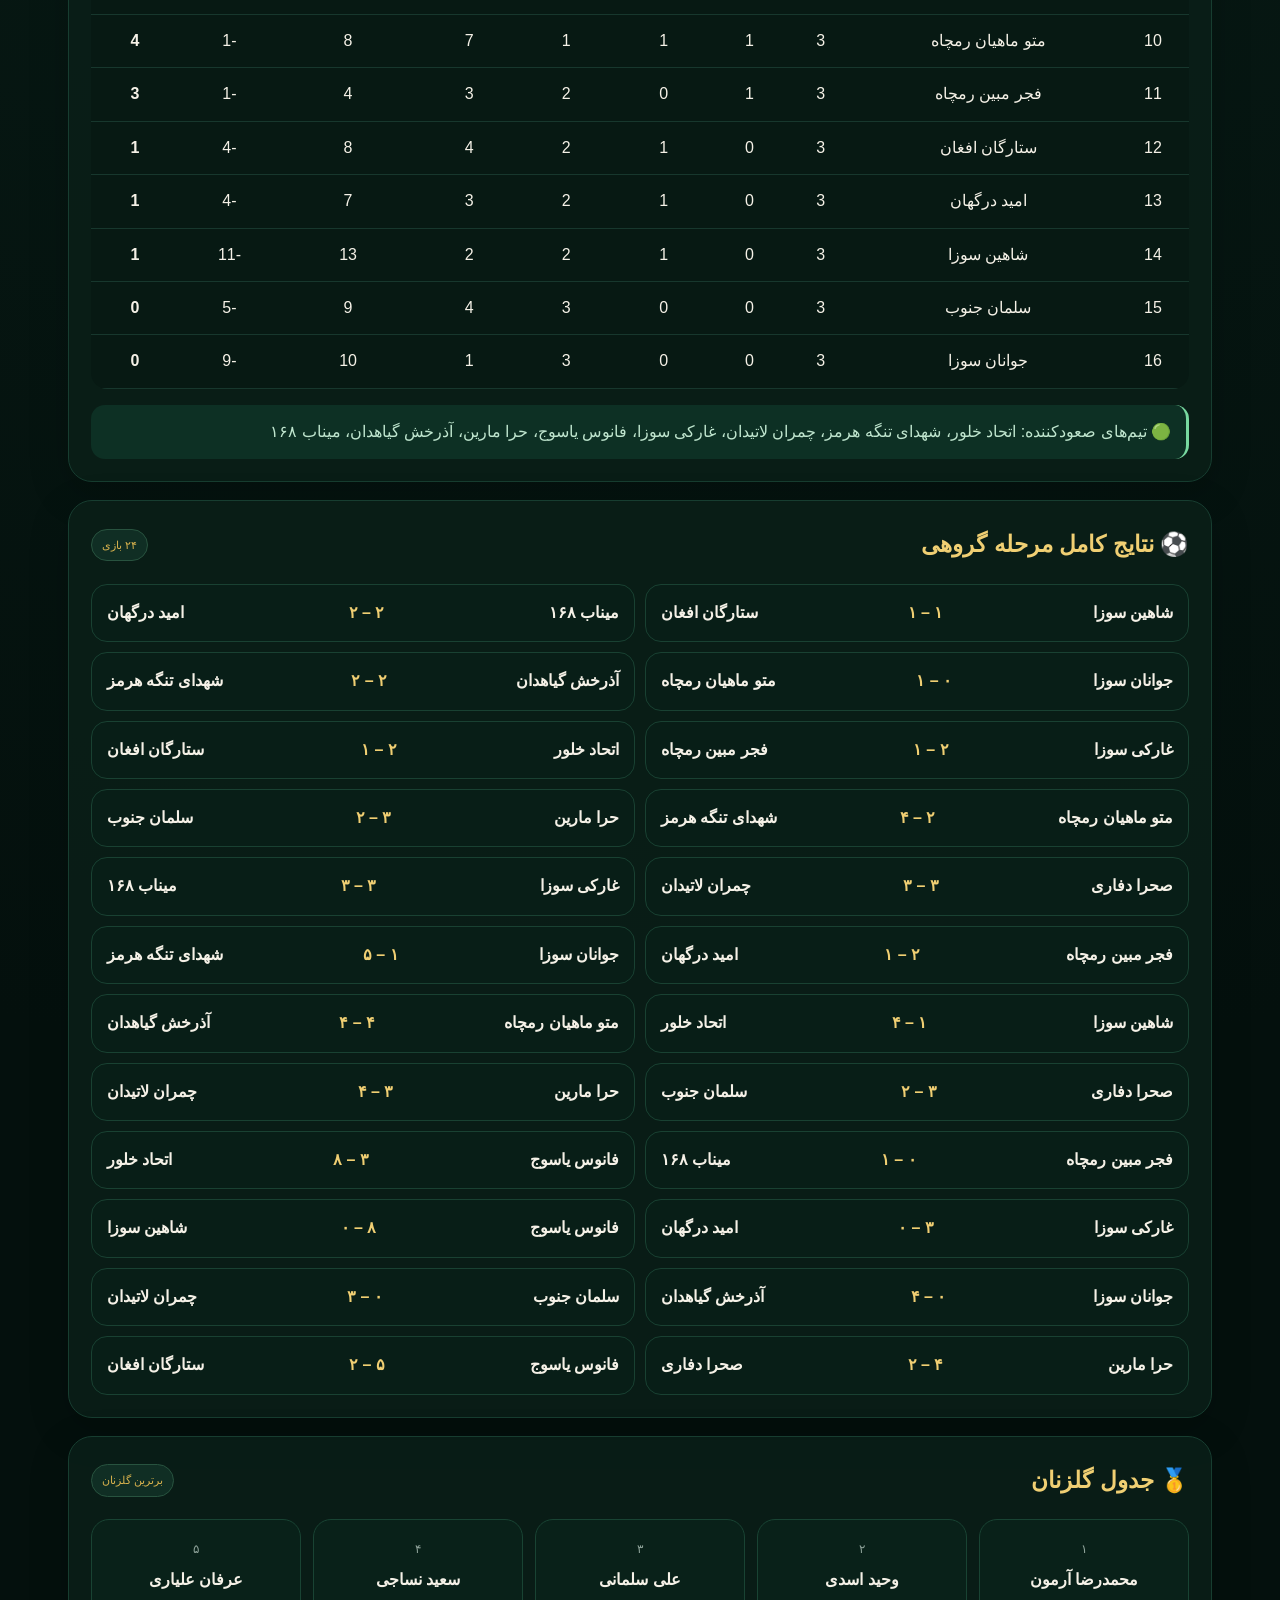
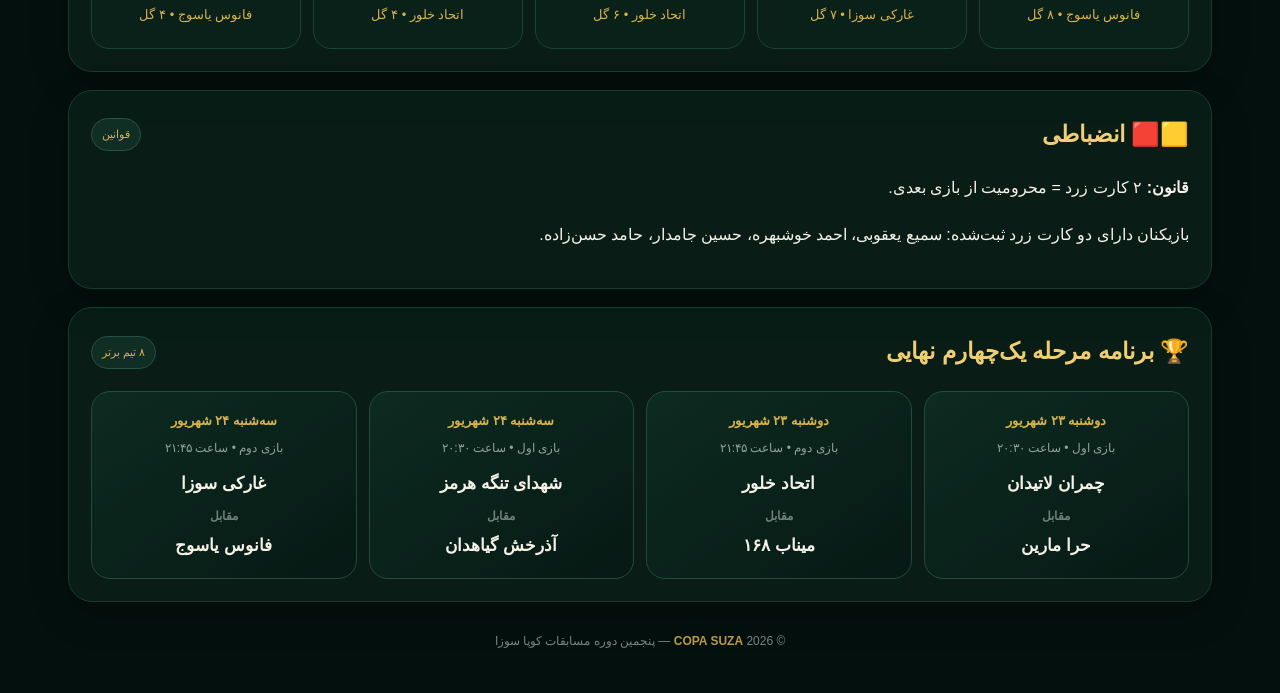
<file: index(6).html>
<!doctype html>
<html lang="fa" dir="rtl">
<head>
<meta charset="utf-8">
<meta name="viewport" content="width=device-width,initial-scale=1,viewport-fit=cover">
<meta name="theme-color" content="#06110e">
<title>کوپا سوزا ۲۰۲۶ | Copa Suza</title>
<style>
:root{--bg:#04100d;--bg2:#071914;--card:rgba(10,31,24,.86);--line:rgba(210,177,75,.20);--gold:#d8b24e;--gold2:#f0cf73;--text:#f5f1e7;--muted:#aebcb5;--green:#0d3a2b;--green2:#124d39;--success:#78d9a0}
*{box-sizing:border-box}html{scroll-behavior:smooth}body{margin:0;background:radial-gradient(circle at 50% 10%,#12372a 0,#071914 28%,#04100d 65%);color:var(--text);font-family:Tahoma,Arial,sans-serif;line-height:1.9}body:before{content:"";position:fixed;inset:0;pointer-events:none;background:linear-gradient(115deg,transparent 35%,rgba(216,178,78,.025) 50%,transparent 65%)}
a{color:inherit;text-decoration:none}.wrap{max-width:1180px;margin:auto;padding:0 18px 35px}
.topbar{position:sticky;top:0;z-index:20;background:rgba(3,13,11,.92);backdrop-filter:blur(14px);border-bottom:1px solid var(--line)}.topin{max-width:1180px;margin:auto;min-height:76px;padding:10px 18px;display:flex;align-items:center;justify-content:space-between;gap:18px}.brand{display:flex;align-items:center;gap:12px}.brand img{width:58px;height:58px;object-fit:contain;filter:drop-shadow(0 5px 10px rgba(0,0,0,.45))}.brandtext strong{display:block;color:var(--gold2);font-size:20px}.brandtext span{display:block;color:#899a93;font-size:12px;letter-spacing:2px;direction:ltr}.nav{display:flex;gap:7px;flex-wrap:wrap;justify-content:center}.nav a{padding:7px 11px;border-radius:12px;color:#d4ddd8;font-size:13px}.nav a:hover{background:#12372b;color:var(--gold2)}
.hero{position:relative;overflow:hidden;margin-top:18px;border:1px solid var(--line);border-radius:30px;min-height:590px;background:radial-gradient(circle at 50% 35%,rgba(28,100,70,.42),transparent 34%),linear-gradient(145deg,#071d16,#030c0a 70%);display:flex;align-items:center;justify-content:center;text-align:center;box-shadow:0 25px 80px rgba(0,0,0,.35)}.hero:before,.hero:after{content:"";position:absolute;border-radius:50%;filter:blur(2px);pointer-events:none}.hero:before{width:520px;height:520px;background:rgba(21,94,66,.12);left:-180px;bottom:-240px}.hero:after{width:400px;height:400px;background:rgba(216,178,78,.07);right:-150px;top:-170px}.hero-content{position:relative;z-index:2;padding:45px 20px}.hero-logo{width:min(430px,82vw);max-height:365px;object-fit:contain;filter:drop-shadow(0 20px 28px rgba(0,0,0,.5));margin-bottom:5px}.eyebrow{color:var(--gold2);font-size:18px;margin:5px 0 0}.hero h1{margin:0;font-size:clamp(38px,7vw,70px);font-weight:900;color:#f4efe3;letter-spacing:-2px}.hero h1 b{color:var(--gold);font-weight:900}.subtitle{color:#b9c5bf;font-size:17px;margin:10px 0 24px}.cta{display:inline-flex;align-items:center;justify-content:center;background:linear-gradient(135deg,#e1ba51,#b88924);color:#10130f;font-weight:900;padding:13px 27px;border-radius:16px;box-shadow:0 10px 30px rgba(216,178,78,.18);transition:.2s}.cta:hover{transform:translateY(-2px)}
.stats{display:grid;grid-template-columns:repeat(6,1fr);gap:12px;margin:18px 0}.statcard{background:linear-gradient(145deg,rgba(15,47,36,.9),rgba(7,25,19,.9));border:1px solid #1b4938;border-radius:20px;padding:18px 10px;text-align:center}.num{font-size:29px;color:var(--gold);font-weight:900;line-height:1.25}.label{font-size:12px;color:#aab8b2;margin-top:3px}
.section{margin-top:18px;background:var(--card);border:1px solid #173d30;border-radius:24px;padding:22px;box-shadow:0 12px 40px rgba(0,0,0,.18)}.section-title{display:flex;align-items:center;justify-content:space-between;gap:12px;margin:0 0 17px}.section-title h2{margin:0;color:var(--gold2);font-size:23px}.tag{font-size:11px;color:var(--gold);background:#102e24;border:1px solid #28533f;border-radius:30px;padding:5px 10px;white-space:nowrap}
.table-wrap{overflow-x:auto;border-radius:16px}table{width:100%;min-width:720px;border-collapse:collapse;background:#071913}th,td{padding:11px 8px;border-bottom:1px solid #17372d;text-align:center;white-space:nowrap}th{background:#123a2c;color:var(--gold2);font-size:13px}tbody tr:hover{background:#0c261d}tbody tr:nth-child(-n+8) td:first-child{color:var(--success);font-weight:900}.qualified{margin:16px 0 0;padding:12px 15px;border-radius:14px;background:#0d3024;color:#bfe5ce;border-right:3px solid var(--success)}
.matches{display:grid;grid-template-columns:repeat(2,1fr);gap:10px}.match{display:flex;align-items:center;justify-content:space-between;gap:8px;padding:13px 15px;background:#081e17;border:1px solid #194132;border-radius:16px}.team{font-weight:700}.score{font-weight:900;color:var(--gold2);white-space:nowrap}.cards{display:grid;grid-template-columns:repeat(5,1fr);gap:12px}.player{background:#092119;border:1px solid #194333;border-radius:18px;padding:18px;text-align:center}.player .rank{font-size:12px;color:#8fa39a}.player b{display:block;color:#f5f1e7;font-size:16px;margin:4px 0}.player span{color:var(--gold);font-size:13px}.list{margin:0;padding-right:22px}.list li{padding:6px 0;color:#d6dfda}.bracket{display:grid;grid-template-columns:repeat(4,1fr);gap:12px}.game{background:linear-gradient(145deg,#0c2b21,#071914);border:1px solid #234b3b;border-radius:19px;padding:17px;text-align:center}.game .date{color:var(--gold);font-size:13px;font-weight:800}.game .time{font-size:12px;color:#91a39b;margin:3px 0 10px}.game .teams{font-size:17px;font-weight:900;line-height:1.8}.game .vs{color:#6e8279;font-size:12px}
footer{text-align:center;color:#758780;padding:28px 10px 5px;font-size:12px}footer strong{color:#b99a45}
@media(max-width:900px){.stats{grid-template-columns:repeat(3,1fr)}.cards{grid-template-columns:repeat(2,1fr)}.bracket{grid-template-columns:repeat(2,1fr)}.nav{display:none}.topin{justify-content:center}.brandtext{text-align:right}}
@media(max-width:620px){.wrap{padding:0 11px 28px}.topin{min-height:70px}.brand img{width:50px;height:50px}.brandtext strong{font-size:17px}.hero{min-height:610px;border-radius:25px;margin-top:12px}.hero-content{padding:30px 10px}.hero-logo{width:min(390px,92vw);max-height:340px}.eyebrow{font-size:16px}.hero h1{font-size:42px}.subtitle{font-size:14px}.stats{grid-template-columns:repeat(2,1fr)}.statcard{padding:15px 8px}.section{padding:17px 13px;border-radius:20px}.section-title h2{font-size:19px}.matches{grid-template-columns:1fr}.cards{grid-template-columns:1fr}.bracket{grid-template-columns:1fr}.game .teams{font-size:16px}}
</style>
</head>
<body>
<div class="topbar"><div class="topin">
  <a class="brand" href="#top"><img src="copa-suza-logo.png" alt="لوگوی کوپا سوزا"><div class="brandtext"><strong>کوپا سوزا</strong><span>COPA SUZA 2026</span></div></a>
  <nav class="nav"><a href="#table">📊 جدول</a><a href="#matches">⚽ نتایج</a><a href="#scorers">🥇 گلزنان</a><a href="#discipline">🟨 انضباطی</a><a href="#quarter-finals">🏆 حذفی</a></nav>
</div></div>

<main class="wrap" id="top">
<section class="hero">
 <div class="hero-content">
   <div class="eyebrow">پنجمین دوره مسابقات</div>
   <img class="hero-logo" src="copa-suza-logo.png" alt="Copa Suza">
   <h1><b>کوپا سوزا</b> ۲۰۲۶</h1>
   <p class="subtitle">۱۶ تیم • رقابت برای ۸ سهمیه صعود • فقط یک قهرمان</p>
   <a class="cta" href="#table">مشاهده جدول مسابقات</a>
 </div>
</section>

<section class="stats">
 <div class="statcard"><div class="num">۲۴</div><div class="label">بازی ثبت‌شده</div></div>
 <div class="statcard"><div class="num">۱۱۴</div><div class="label">گل زده‌شده</div></div>
 <div class="statcard"><div class="num">۴.۷۵</div><div class="label">میانگین گل</div></div>
 <div class="statcard"><div class="num">۶۲</div><div class="label">کارت زرد</div></div>
 <div class="statcard"><div class="num">۴</div><div class="label">کارت قرمز</div></div>
 <div class="statcard"><div class="num">۷</div><div class="label">بازی مساوی</div></div>
</section>

<section class="section" id="table"><div class="section-title"><h2>📊 جدول نهایی مرحله گروهی</h2><span class="tag">امتیاز → تفاضل → گل زده</span></div>
<div class="table-wrap"><table><thead><tr><th>رتبه</th><th>تیم</th><th>بازی</th><th>برد</th><th>مساوی</th><th>باخت</th><th>گل زده</th><th>گل خورده</th><th>تفاضل</th><th>امتیاز</th></tr></thead><tbody>
<tr><td>1</td><td>اتحاد خلور</td><td>3</td><td>3</td><td>0</td><td>0</td><td>14</td><td>5</td><td>+9</td><td><b>9</b></td></tr>
<tr><td>2</td><td>شهدای تنگه هرمز</td><td>3</td><td>2</td><td>1</td><td>0</td><td>11</td><td>5</td><td>+6</td><td><b>7</b></td></tr>
<tr><td>3</td><td>چمران لاتیدان</td><td>3</td><td>2</td><td>1</td><td>0</td><td>10</td><td>6</td><td>+4</td><td><b>7</b></td></tr>
<tr><td>4</td><td>غارکی سوزا</td><td>3</td><td>2</td><td>1</td><td>0</td><td>8</td><td>4</td><td>+4</td><td><b>7</b></td></tr>
<tr><td>5</td><td>فانوس یاسوج</td><td>3</td><td>2</td><td>0</td><td>1</td><td>16</td><td>10</td><td>+6</td><td><b>6</b></td></tr>
<tr><td>6</td><td>حرا مارین</td><td>3</td><td>2</td><td>0</td><td>1</td><td>10</td><td>8</td><td>+2</td><td><b>6</b></td></tr>
<tr><td>7</td><td>آذرخش گیاهدان</td><td>3</td><td>1</td><td>2</td><td>0</td><td>10</td><td>6</td><td>+4</td><td><b>5</b></td></tr>
<tr><td>8</td><td>میناب ۱۶۸</td><td>3</td><td>1</td><td>2</td><td>0</td><td>6</td><td>5</td><td>+1</td><td><b>5</b></td></tr>
<tr><td>9</td><td>صحرا دفاری</td><td>3</td><td>1</td><td>1</td><td>1</td><td>8</td><td>9</td><td>-1</td><td><b>4</b></td></tr>
<tr><td>10</td><td>متو ماهیان رمچاه</td><td>3</td><td>1</td><td>1</td><td>1</td><td>7</td><td>8</td><td>-1</td><td><b>4</b></td></tr>
<tr><td>11</td><td>فجر مبین رمچاه</td><td>3</td><td>1</td><td>0</td><td>2</td><td>3</td><td>4</td><td>-1</td><td><b>3</b></td></tr>
<tr><td>12</td><td>ستارگان افغان</td><td>3</td><td>0</td><td>1</td><td>2</td><td>4</td><td>8</td><td>-4</td><td><b>1</b></td></tr>
<tr><td>13</td><td>امید درگهان</td><td>3</td><td>0</td><td>1</td><td>2</td><td>3</td><td>7</td><td>-4</td><td><b>1</b></td></tr>
<tr><td>14</td><td>شاهین سوزا</td><td>3</td><td>0</td><td>1</td><td>2</td><td>2</td><td>13</td><td>-11</td><td><b>1</b></td></tr>
<tr><td>15</td><td>سلمان جنوب</td><td>3</td><td>0</td><td>0</td><td>3</td><td>4</td><td>9</td><td>-5</td><td><b>0</b></td></tr>
<tr><td>16</td><td>جوانان سوزا</td><td>3</td><td>0</td><td>0</td><td>3</td><td>1</td><td>10</td><td>-9</td><td><b>0</b></td></tr>
</tbody></table></div>
<p class="qualified">🟢 تیم‌های صعودکننده: اتحاد خلور، شهدای تنگه هرمز، چمران لاتیدان، غارکی سوزا، فانوس یاسوج، حرا مارین، آذرخش گیاهدان، میناب ۱۶۸</p>
</section>

<section class="section" id="matches"><div class="section-title"><h2>⚽ نتایج کامل مرحله گروهی</h2><span class="tag">۲۴ بازی</span></div><div class="matches">
<div class="match"><span class="team">شاهین سوزا</span><span class="score">۱ – ۱</span><span class="team">ستارگان افغان</span></div>
<div class="match"><span class="team">میناب ۱۶۸</span><span class="score">۲ – ۲</span><span class="team">امید درگهان</span></div>
<div class="match"><span class="team">جوانان سوزا</span><span class="score">۰ – ۱</span><span class="team">متو ماهیان رمچاه</span></div>
<div class="match"><span class="team">آذرخش گیاهدان</span><span class="score">۲ – ۲</span><span class="team">شهدای تنگه هرمز</span></div>
<div class="match"><span class="team">غارکی سوزا</span><span class="score">۲ – ۱</span><span class="team">فجر مبین رمچاه</span></div>
<div class="match"><span class="team">اتحاد خلور</span><span class="score">۲ – ۱</span><span class="team">ستارگان افغان</span></div>
<div class="match"><span class="team">متو ماهیان رمچاه</span><span class="score">۲ – ۴</span><span class="team">شهدای تنگه هرمز</span></div>
<div class="match"><span class="team">حرا مارین</span><span class="score">۳ – ۲</span><span class="team">سلمان جنوب</span></div>
<div class="match"><span class="team">صحرا دفاری</span><span class="score">۳ – ۳</span><span class="team">چمران لاتیدان</span></div>
<div class="match"><span class="team">غارکی سوزا</span><span class="score">۳ – ۳</span><span class="team">میناب ۱۶۸</span></div>
<div class="match"><span class="team">فجر مبین رمچاه</span><span class="score">۲ – ۱</span><span class="team">امید درگهان</span></div>
<div class="match"><span class="team">جوانان سوزا</span><span class="score">۱ – ۵</span><span class="team">شهدای تنگه هرمز</span></div>
<div class="match"><span class="team">شاهین سوزا</span><span class="score">۱ – ۴</span><span class="team">اتحاد خلور</span></div>
<div class="match"><span class="team">متو ماهیان رمچاه</span><span class="score">۴ – ۴</span><span class="team">آذرخش گیاهدان</span></div>
<div class="match"><span class="team">صحرا دفاری</span><span class="score">۳ – ۲</span><span class="team">سلمان جنوب</span></div>
<div class="match"><span class="team">حرا مارین</span><span class="score">۳ – ۴</span><span class="team">چمران لاتیدان</span></div>
<div class="match"><span class="team">فجر مبین رمچاه</span><span class="score">۰ – ۱</span><span class="team">میناب ۱۶۸</span></div>
<div class="match"><span class="team">فانوس یاسوج</span><span class="score">۳ – ۸</span><span class="team">اتحاد خلور</span></div>
<div class="match"><span class="team">غارکی سوزا</span><span class="score">۳ – ۰</span><span class="team">امید درگهان</span></div>
<div class="match"><span class="team">فانوس یاسوج</span><span class="score">۸ – ۰</span><span class="team">شاهین سوزا</span></div>
<div class="match"><span class="team">جوانان سوزا</span><span class="score">۰ – ۴</span><span class="team">آذرخش گیاهدان</span></div>
<div class="match"><span class="team">سلمان جنوب</span><span class="score">۰ – ۳</span><span class="team">چمران لاتیدان</span></div>
<div class="match"><span class="team">حرا مارین</span><span class="score">۴ – ۲</span><span class="team">صحرا دفاری</span></div>
<div class="match"><span class="team">فانوس یاسوج</span><span class="score">۵ – ۲</span><span class="team">ستارگان افغان</span></div>
</div></section>

<section class="section" id="scorers"><div class="section-title"><h2>🥇 جدول گلزنان</h2><span class="tag">برترین گلزنان</span></div><div class="cards">
<div class="player"><div class="rank">۱</div><b>محمدرضا آرمون</b><span>فانوس یاسوج • ۸ گل</span></div>
<div class="player"><div class="rank">۲</div><b>وحید اسدی</b><span>غارکی سوزا • ۷ گل</span></div>
<div class="player"><div class="rank">۳</div><b>علی سلمانی</b><span>اتحاد خلور • ۶ گل</span></div>
<div class="player"><div class="rank">۴</div><b>سعید نساجی</b><span>اتحاد خلور • ۴ گل</span></div>
<div class="player"><div class="rank">۵</div><b>عرفان علیاری</b><span>فانوس یاسوج • ۴ گل</span></div>
</div></section>



<section class="section" id="discipline"><div class="section-title"><h2>🟨🟥 انضباطی</h2><span class="tag">قوانین</span></div><p><b>قانون:</b> ۲ کارت زرد = محرومیت از بازی بعدی.</p><p>بازیکنان دارای دو کارت زرد ثبت‌شده: سمیع یعقوبی، احمد خوشبهره، حسین جامدار، حامد حسن‌زاده.</p></section>

<section class="section" id="quarter-finals"><div class="section-title"><h2>🏆 برنامه مرحله یک‌چهارم نهایی</h2><span class="tag">۸ تیم برتر</span></div><div class="bracket">
<div class="game"><div class="date">دوشنبه ۲۳ شهریور</div><div class="time">بازی اول • ساعت ۲۰:۳۰</div><div class="teams">چمران لاتیدان<br><span class="vs">مقابل</span><br>حرا مارین</div></div>
<div class="game"><div class="date">دوشنبه ۲۳ شهریور</div><div class="time">بازی دوم • ساعت ۲۱:۴۵</div><div class="teams">اتحاد خلور<br><span class="vs">مقابل</span><br>میناب ۱۶۸</div></div>
<div class="game"><div class="date">سه‌شنبه ۲۴ شهریور</div><div class="time">بازی اول • ساعت ۲۰:۳۰</div><div class="teams">شهدای تنگه هرمز<br><span class="vs">مقابل</span><br>آذرخش گیاهدان</div></div>
<div class="game"><div class="date">سه‌شنبه ۲۴ شهریور</div><div class="time">بازی دوم • ساعت ۲۱:۴۵</div><div class="teams">غارکی سوزا<br><span class="vs">مقابل</span><br>فانوس یاسوج</div></div>
</div></section>

<footer>© 2026 <strong>COPA SUZA</strong> — پنجمین دوره مسابقات کوپا سوزا</footer>
</main>
</body>
</html>
</file>
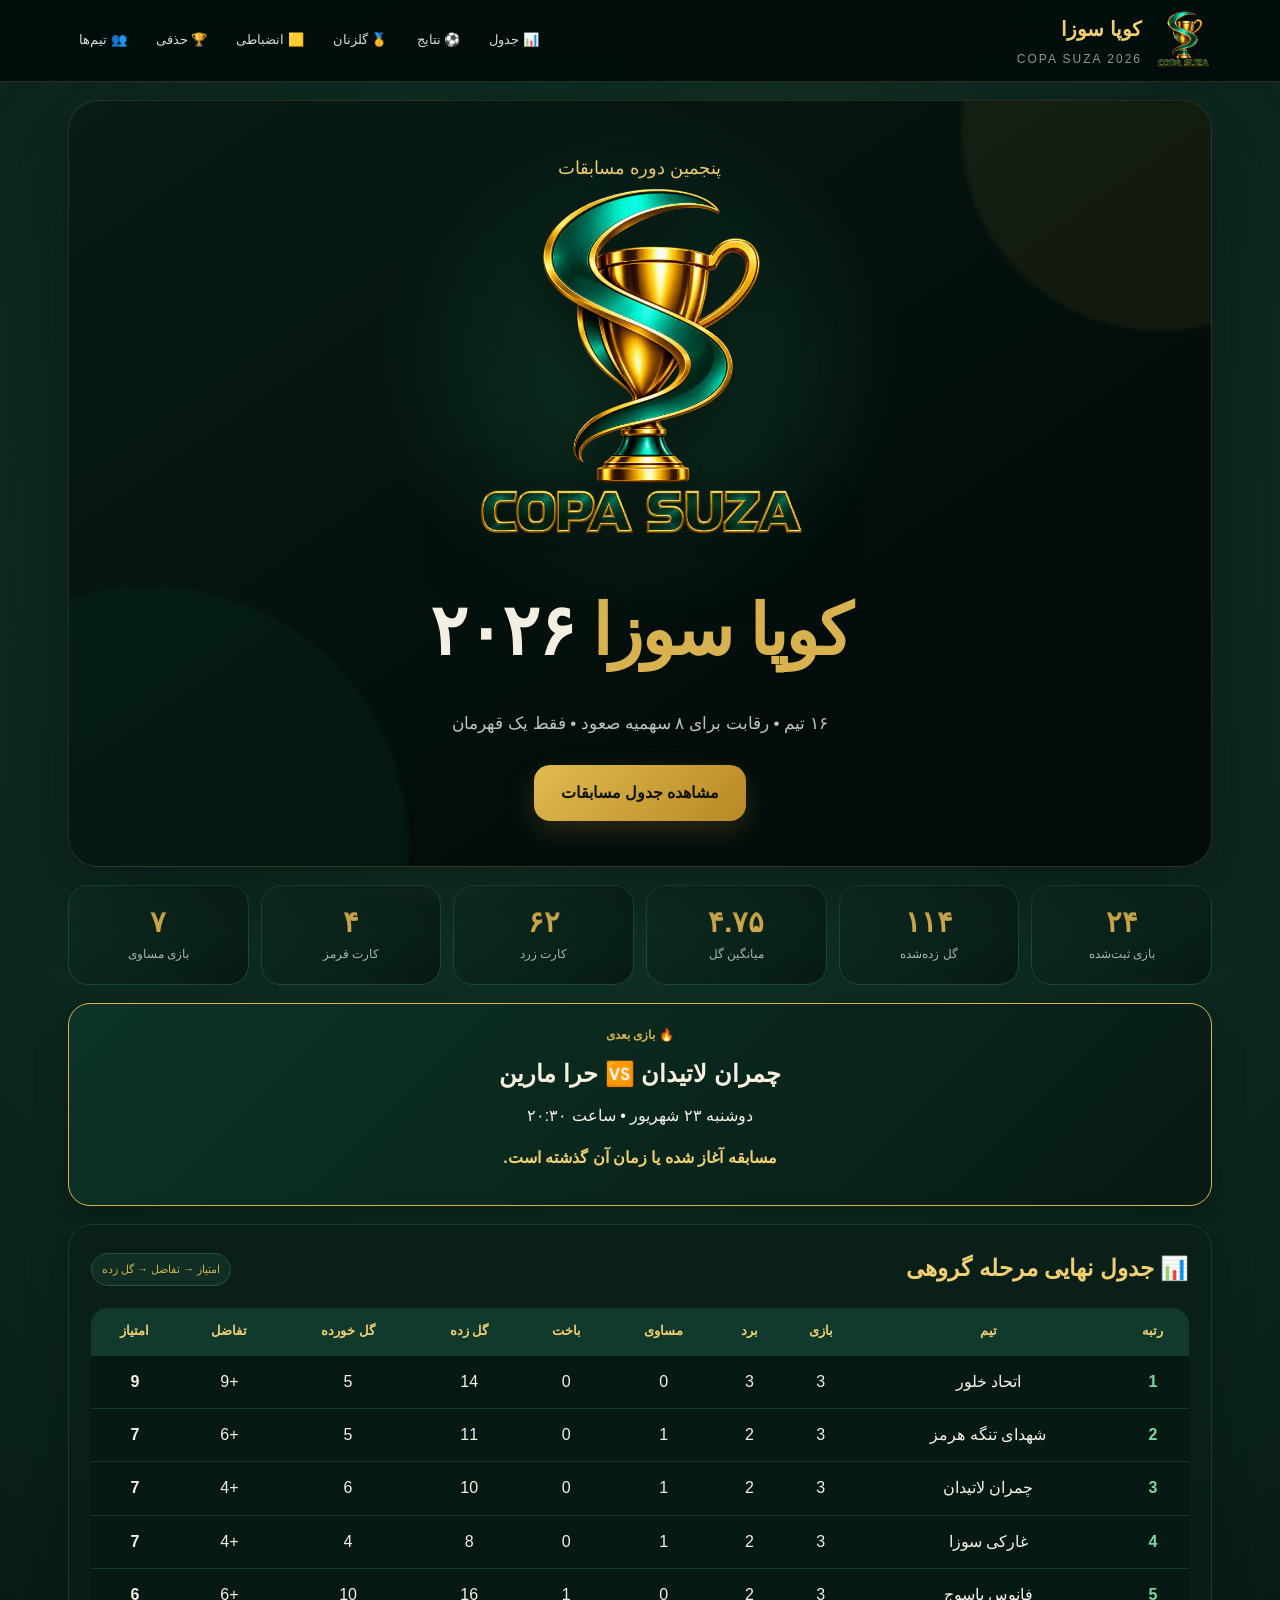
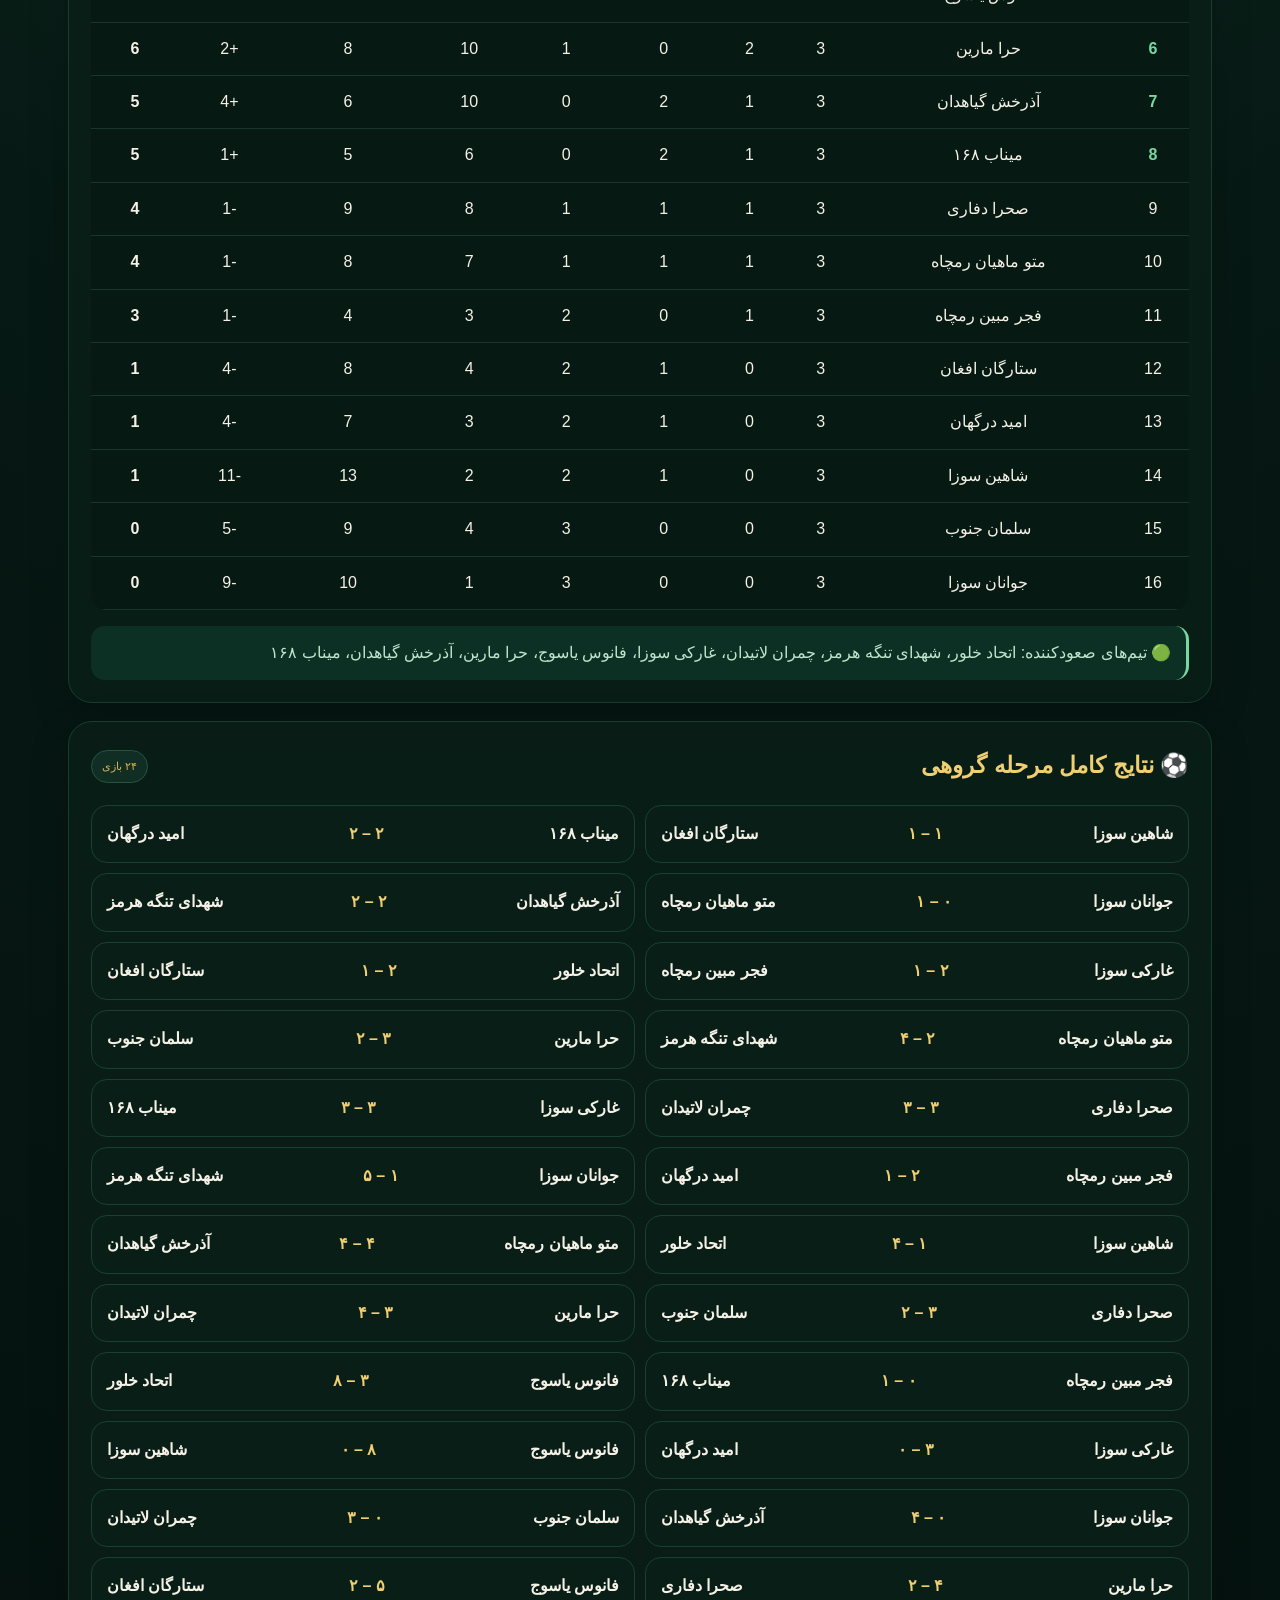
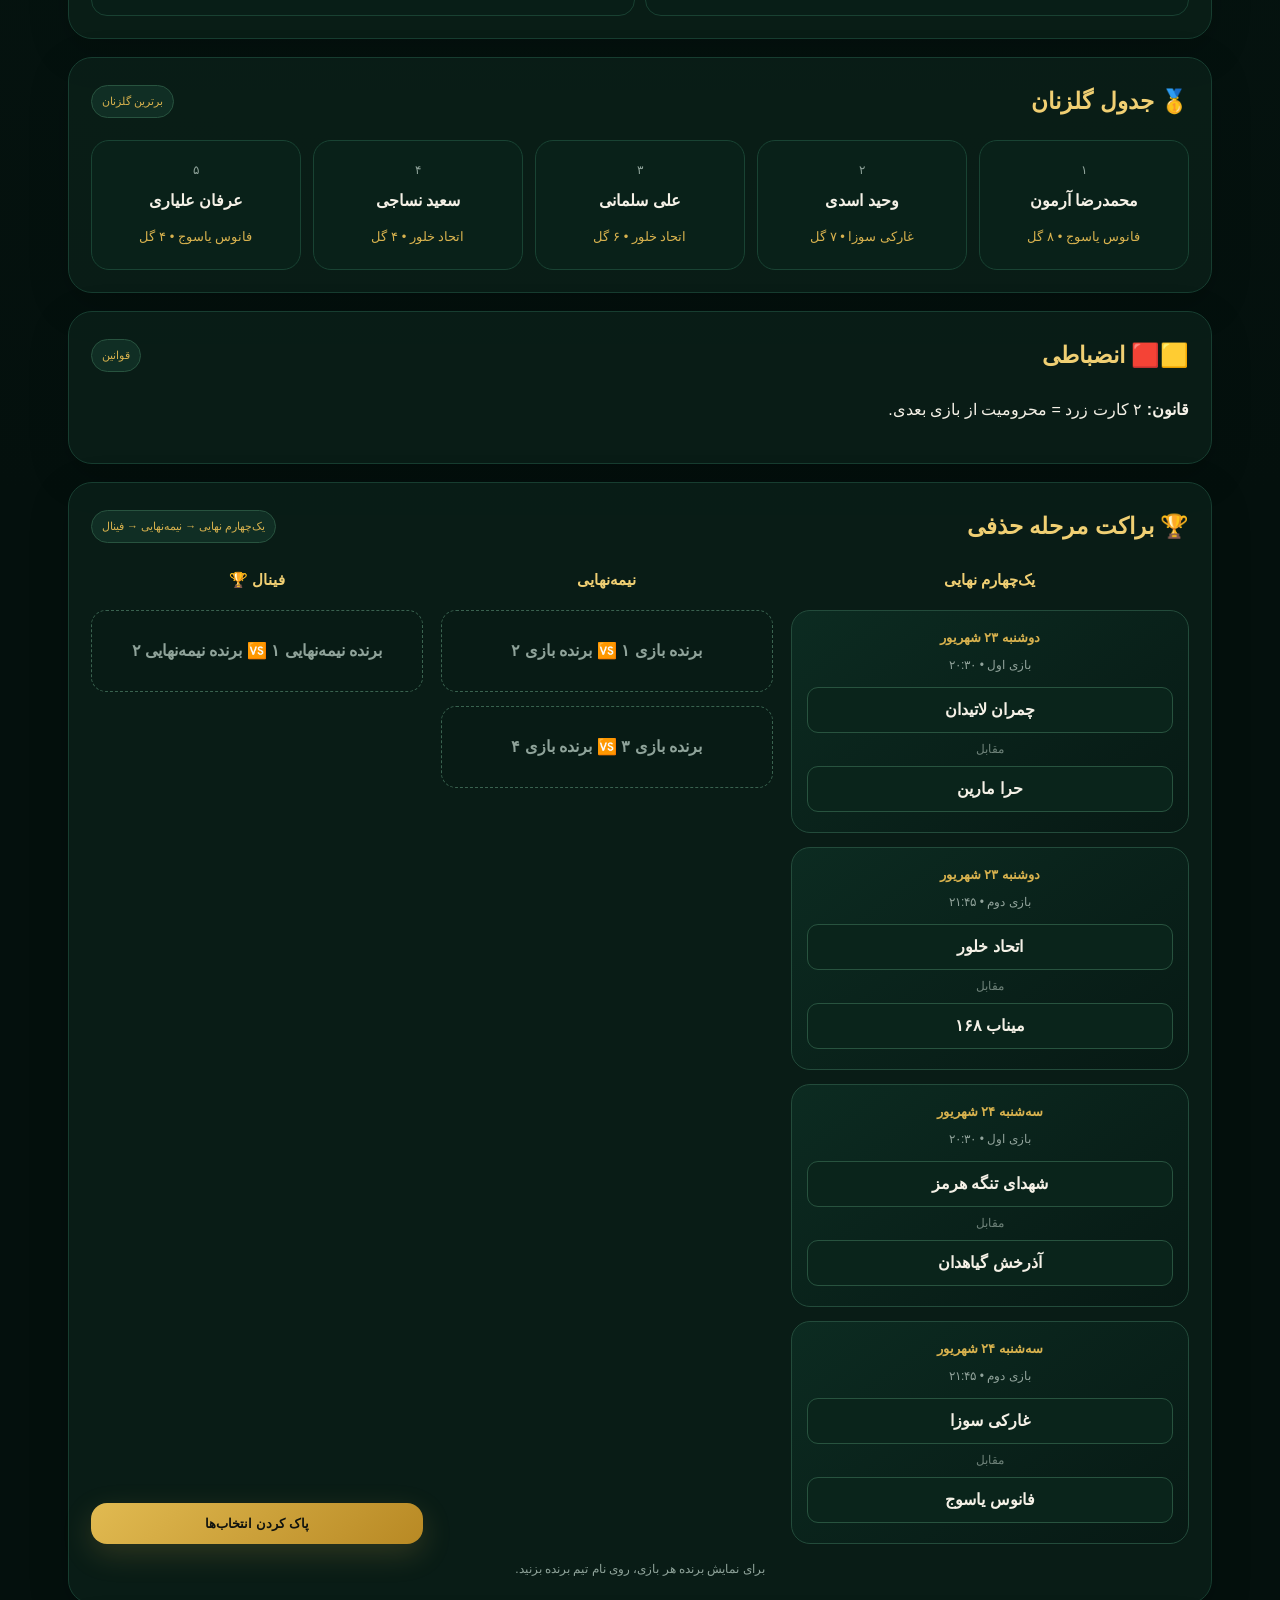
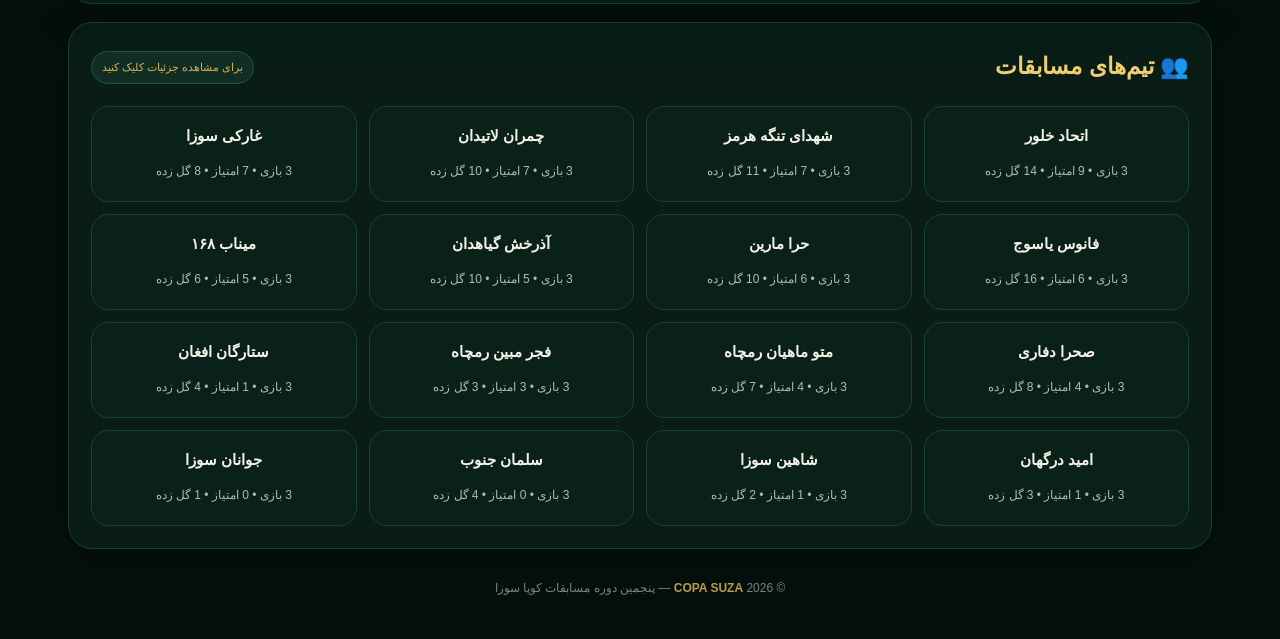
<file: index(8).html>
<!doctype html>
<html lang="fa" dir="rtl">
<head>
<meta charset="utf-8">
<meta name="viewport" content="width=device-width,initial-scale=1,viewport-fit=cover">
<meta name="theme-color" content="#06110e">
<title>کوپا سوزا ۲۰۲۶ | Copa Suza</title>
<style>
:root{--bg:#04100d;--bg2:#071914;--card:rgba(10,31,24,.86);--line:rgba(210,177,75,.20);--gold:#d8b24e;--gold2:#f0cf73;--text:#f5f1e7;--muted:#aebcb5;--green:#0d3a2b;--green2:#124d39;--success:#78d9a0}
*{box-sizing:border-box}html{scroll-behavior:smooth}body{margin:0;background:radial-gradient(circle at 50% 10%,#12372a 0,#071914 28%,#04100d 65%);color:var(--text);font-family:Tahoma,Arial,sans-serif;line-height:1.9}body:before{content:"";position:fixed;inset:0;pointer-events:none;background:linear-gradient(115deg,transparent 35%,rgba(216,178,78,.025) 50%,transparent 65%)}
a{color:inherit;text-decoration:none}.wrap{max-width:1180px;margin:auto;padding:0 18px 35px}
.topbar{position:sticky;top:0;z-index:20;background:rgba(3,13,11,.92);backdrop-filter:blur(14px);border-bottom:1px solid var(--line)}.topin{max-width:1180px;margin:auto;min-height:76px;padding:10px 18px;display:flex;align-items:center;justify-content:space-between;gap:18px}.brand{display:flex;align-items:center;gap:12px}.brand img{width:58px;height:58px;object-fit:contain;filter:drop-shadow(0 5px 10px rgba(0,0,0,.45))}.brandtext strong{display:block;color:var(--gold2);font-size:20px}.brandtext span{display:block;color:#899a93;font-size:12px;letter-spacing:2px;direction:ltr}.nav{display:flex;gap:7px;flex-wrap:wrap;justify-content:center}.nav a{padding:7px 11px;border-radius:12px;color:#d4ddd8;font-size:13px}.nav a:hover{background:#12372b;color:var(--gold2)}
.hero{position:relative;overflow:hidden;margin-top:18px;border:1px solid var(--line);border-radius:30px;min-height:590px;background:radial-gradient(circle at 50% 35%,rgba(28,100,70,.42),transparent 34%),linear-gradient(145deg,#071d16,#030c0a 70%);display:flex;align-items:center;justify-content:center;text-align:center;box-shadow:0 25px 80px rgba(0,0,0,.35)}.hero:before,.hero:after{content:"";position:absolute;border-radius:50%;filter:blur(2px);pointer-events:none}.hero:before{width:520px;height:520px;background:rgba(21,94,66,.12);left:-180px;bottom:-240px}.hero:after{width:400px;height:400px;background:rgba(216,178,78,.07);right:-150px;top:-170px}.hero-content{position:relative;z-index:2;padding:45px 20px}.hero-logo{width:min(430px,82vw);max-height:365px;object-fit:contain;filter:drop-shadow(0 20px 28px rgba(0,0,0,.5));margin-bottom:5px}.eyebrow{color:var(--gold2);font-size:18px;margin:5px 0 0}.hero h1{margin:0;font-size:clamp(38px,7vw,70px);font-weight:900;color:#f4efe3;letter-spacing:-2px}.hero h1 b{color:var(--gold);font-weight:900}.subtitle{color:#b9c5bf;font-size:17px;margin:10px 0 24px}.cta{display:inline-flex;align-items:center;justify-content:center;background:linear-gradient(135deg,#e1ba51,#b88924);color:#10130f;font-weight:900;padding:13px 27px;border-radius:16px;box-shadow:0 10px 30px rgba(216,178,78,.18);transition:.2s}.cta:hover{transform:translateY(-2px)}
.stats{display:grid;grid-template-columns:repeat(6,1fr);gap:12px;margin:18px 0}.statcard{background:linear-gradient(145deg,rgba(15,47,36,.9),rgba(7,25,19,.9));border:1px solid #1b4938;border-radius:20px;padding:18px 10px;text-align:center}.num{font-size:29px;color:var(--gold);font-weight:900;line-height:1.25}.label{font-size:12px;color:#aab8b2;margin-top:3px}
.section{margin-top:18px;background:var(--card);border:1px solid #173d30;border-radius:24px;padding:22px;box-shadow:0 12px 40px rgba(0,0,0,.18)}.section-title{display:flex;align-items:center;justify-content:space-between;gap:12px;margin:0 0 17px}.section-title h2{margin:0;color:var(--gold2);font-size:23px}.tag{font-size:11px;color:var(--gold);background:#102e24;border:1px solid #28533f;border-radius:30px;padding:5px 10px;white-space:nowrap}
.table-wrap{overflow-x:auto;border-radius:16px}table{width:100%;min-width:720px;border-collapse:collapse;background:#071913}th,td{padding:11px 8px;border-bottom:1px solid #17372d;text-align:center;white-space:nowrap}th{background:#123a2c;color:var(--gold2);font-size:13px}tbody tr:hover{background:#0c261d}tbody tr:nth-child(-n+8) td:first-child{color:var(--success);font-weight:900}.qualified{margin:16px 0 0;padding:12px 15px;border-radius:14px;background:#0d3024;color:#bfe5ce;border-right:3px solid var(--success)}
.matches{display:grid;grid-template-columns:repeat(2,1fr);gap:10px}.match{display:flex;align-items:center;justify-content:space-between;gap:8px;padding:13px 15px;background:#081e17;border:1px solid #194132;border-radius:16px}.team{font-weight:700}.score{font-weight:900;color:var(--gold2);white-space:nowrap}.cards{display:grid;grid-template-columns:repeat(5,1fr);gap:12px}.player{background:#092119;border:1px solid #194333;border-radius:18px;padding:18px;text-align:center}.player .rank{font-size:12px;color:#8fa39a}.player b{display:block;color:#f5f1e7;font-size:16px;margin:4px 0}.player span{color:var(--gold);font-size:13px}.list{margin:0;padding-right:22px}.list li{padding:6px 0;color:#d6dfda}.bracket{display:grid;grid-template-columns:1.2fr 1fr 1fr;gap:18px;align-items:stretch}.round{display:flex;flex-direction:column;gap:14px}.round-title{color:var(--gold2);font-weight:900;text-align:center;font-size:15px;margin-bottom:2px}.game{background:linear-gradient(145deg,#0c2b21,#071914);border:1px solid #234b3b;border-radius:19px;padding:15px;text-align:center}.game .date{color:var(--gold);font-size:13px;font-weight:800}.game .time{font-size:12px;color:#91a39b;margin:3px 0 10px}.game .teams{font-size:17px;font-weight:900;line-height:1.8}.game .vs{color:#6e8279;font-size:12px}.team-btn{display:block;width:100%;border:1px solid #28533f;background:#0a241b;color:var(--text);border-radius:11px;padding:7px 8px;margin:5px 0;font:inherit;font-weight:900;cursor:pointer}.team-btn:hover,.team-btn.selected{background:#174b38;color:var(--gold2);border-color:var(--gold)}.winner-slot{min-height:82px;display:flex;align-items:center;justify-content:center;border:1px dashed #39624f;border-radius:15px;background:#081b15;color:#8fa39a;padding:10px;text-align:center;font-weight:900}.winner-slot.filled{border-style:solid;color:var(--gold2);background:#0d3024}.next-card{margin:18px 0 0;background:linear-gradient(135deg,#0d3426,#071a14);border:1px solid var(--gold);border-radius:22px;padding:20px;text-align:center;box-shadow:0 12px 35px rgba(0,0,0,.2)}.next-card .kicker{color:var(--gold);font-size:12px;font-weight:900}.next-card h3{margin:4px 0;color:#f7f0df;font-size:24px}.countdown{display:flex;justify-content:center;gap:10px;flex-wrap:wrap;margin:12px 0}.countbox{min-width:72px;background:#06150f;border:1px solid #28533f;border-radius:13px;padding:8px}.countbox b{display:block;font-size:24px;color:var(--gold2);line-height:1.2}.countbox span{font-size:10px;color:#8fa39a}.teams-grid{display:grid;grid-template-columns:repeat(4,1fr);gap:12px}.team-card{background:#092119;border:1px solid #194333;border-radius:18px;padding:15px;text-align:center;cursor:pointer;transition:.2s}.team-card:hover{transform:translateY(-2px);border-color:var(--gold)}.team-card b{display:block;color:#f5f1e7;font-size:15px;margin-bottom:5px}.team-card span{font-size:12px;color:#aebcb5}.modal{display:none;position:fixed;inset:0;z-index:50;background:rgba(0,0,0,.72);padding:20px;align-items:center;justify-content:center}.modal.open{display:flex}.modal-box{width:min(700px,100%);max-height:88vh;overflow:auto;background:#071913;border:1px solid var(--gold);border-radius:24px;padding:22px;position:relative}.modal-close{position:absolute;left:14px;top:10px;background:none;border:0;color:#c7d0cb;font-size:26px;cursor:pointer}.modal-box h3{margin:0 35px 4px 0;color:var(--gold2);font-size:26px}.team-summary{display:grid;grid-template-columns:repeat(4,1fr);gap:8px;margin:15px 0}.mini-stat{background:#0a241b;border:1px solid #194333;border-radius:12px;padding:9px;text-align:center}.mini-stat b{display:block;color:var(--gold2);font-size:18px}.mini-stat span{font-size:10px;color:#8fa39a}.team-matches{display:grid;gap:8px}.team-matches .match{background:#081e17}
footer{text-align:center;color:#758780;padding:28px 10px 5px;font-size:12px}footer strong{color:#b99a45}
@media(max-width:900px){.stats{grid-template-columns:repeat(3,1fr)}.cards{grid-template-columns:repeat(2,1fr)}.bracket{grid-template-columns:1fr}.teams-grid{grid-template-columns:repeat(2,1fr)}.nav{display:none}.topin{justify-content:center}.brandtext{text-align:right}}
@media(max-width:620px){.wrap{padding:0 11px 28px}.topin{min-height:70px}.brand img{width:50px;height:50px}.brandtext strong{font-size:17px}.hero{min-height:610px;border-radius:25px;margin-top:12px}.hero-content{padding:30px 10px}.hero-logo{width:min(390px,92vw);max-height:340px}.eyebrow{font-size:16px}.hero h1{font-size:42px}.subtitle{font-size:14px}.stats{grid-template-columns:repeat(2,1fr)}.statcard{padding:15px 8px}.section{padding:17px 13px;border-radius:20px}.section-title h2{font-size:19px}.matches{grid-template-columns:1fr}.cards{grid-template-columns:1fr}.bracket{grid-template-columns:1fr}.game .teams{font-size:16px}.teams-grid{grid-template-columns:1fr 1fr}.team-summary{grid-template-columns:repeat(2,1fr)}.countbox{min-width:65px}}
</style>
</head>
<body>
<div class="topbar"><div class="topin">
  <a class="brand" href="#top"><img src="copa-suza-logo.png" alt="لوگوی کوپا سوزا"><div class="brandtext"><strong>کوپا سوزا</strong><span>COPA SUZA 2026</span></div></a>
  <nav class="nav"><a href="#table">📊 جدول</a><a href="#matches">⚽ نتایج</a><a href="#scorers">🥇 گلزنان</a><a href="#discipline">🟨 انضباطی</a><a href="#quarter-finals">🏆 حذفی</a><a href="#teams">👥 تیم‌ها</a></nav>
</div></div>

<main class="wrap" id="top">
<section class="hero">
 <div class="hero-content">
   <div class="eyebrow">پنجمین دوره مسابقات</div>
   <img class="hero-logo" src="copa-suza-logo.png" alt="Copa Suza">
   <h1><b>کوپا سوزا</b> ۲۰۲۶</h1>
   <p class="subtitle">۱۶ تیم • رقابت برای ۸ سهمیه صعود • فقط یک قهرمان</p>
   <a class="cta" href="#table">مشاهده جدول مسابقات</a>
 </div>
</section>

<section class="stats">
 <div class="statcard"><div class="num">۲۴</div><div class="label">بازی ثبت‌شده</div></div>
 <div class="statcard"><div class="num">۱۱۴</div><div class="label">گل زده‌شده</div></div>
 <div class="statcard"><div class="num">۴.۷۵</div><div class="label">میانگین گل</div></div>
 <div class="statcard"><div class="num">۶۲</div><div class="label">کارت زرد</div></div>
 <div class="statcard"><div class="num">۴</div><div class="label">کارت قرمز</div></div>
 <div class="statcard"><div class="num">۷</div><div class="label">بازی مساوی</div></div>
</section>

<section class="next-card" id="next-match">
 <div class="kicker">🔥 بازی بعدی</div>
 <h3>چمران لاتیدان 🆚 حرا مارین</h3>
 <div>دوشنبه ۲۳ شهریور • ساعت ۲۰:۳۰</div>
 <div class="countdown" id="countdown"><div class="countbox"><b>--</b><span>روز</span></div><div class="countbox"><b>--</b><span>ساعت</span></div><div class="countbox"><b>--</b><span>دقیقه</span></div><div class="countbox"><b>--</b><span>ثانیه</span></div></div>
</section>

<section class="section" id="table"><div class="section-title"><h2>📊 جدول نهایی مرحله گروهی</h2><span class="tag">امتیاز → تفاضل → گل زده</span></div>
<div class="table-wrap"><table><thead><tr><th>رتبه</th><th>تیم</th><th>بازی</th><th>برد</th><th>مساوی</th><th>باخت</th><th>گل زده</th><th>گل خورده</th><th>تفاضل</th><th>امتیاز</th></tr></thead><tbody>
<tr><td>1</td><td>اتحاد خلور</td><td>3</td><td>3</td><td>0</td><td>0</td><td>14</td><td>5</td><td>+9</td><td><b>9</b></td></tr>
<tr><td>2</td><td>شهدای تنگه هرمز</td><td>3</td><td>2</td><td>1</td><td>0</td><td>11</td><td>5</td><td>+6</td><td><b>7</b></td></tr>
<tr><td>3</td><td>چمران لاتیدان</td><td>3</td><td>2</td><td>1</td><td>0</td><td>10</td><td>6</td><td>+4</td><td><b>7</b></td></tr>
<tr><td>4</td><td>غارکی سوزا</td><td>3</td><td>2</td><td>1</td><td>0</td><td>8</td><td>4</td><td>+4</td><td><b>7</b></td></tr>
<tr><td>5</td><td>فانوس یاسوج</td><td>3</td><td>2</td><td>0</td><td>1</td><td>16</td><td>10</td><td>+6</td><td><b>6</b></td></tr>
<tr><td>6</td><td>حرا مارین</td><td>3</td><td>2</td><td>0</td><td>1</td><td>10</td><td>8</td><td>+2</td><td><b>6</b></td></tr>
<tr><td>7</td><td>آذرخش گیاهدان</td><td>3</td><td>1</td><td>2</td><td>0</td><td>10</td><td>6</td><td>+4</td><td><b>5</b></td></tr>
<tr><td>8</td><td>میناب ۱۶۸</td><td>3</td><td>1</td><td>2</td><td>0</td><td>6</td><td>5</td><td>+1</td><td><b>5</b></td></tr>
<tr><td>9</td><td>صحرا دفاری</td><td>3</td><td>1</td><td>1</td><td>1</td><td>8</td><td>9</td><td>-1</td><td><b>4</b></td></tr>
<tr><td>10</td><td>متو ماهیان رمچاه</td><td>3</td><td>1</td><td>1</td><td>1</td><td>7</td><td>8</td><td>-1</td><td><b>4</b></td></tr>
<tr><td>11</td><td>فجر مبین رمچاه</td><td>3</td><td>1</td><td>0</td><td>2</td><td>3</td><td>4</td><td>-1</td><td><b>3</b></td></tr>
<tr><td>12</td><td>ستارگان افغان</td><td>3</td><td>0</td><td>1</td><td>2</td><td>4</td><td>8</td><td>-4</td><td><b>1</b></td></tr>
<tr><td>13</td><td>امید درگهان</td><td>3</td><td>0</td><td>1</td><td>2</td><td>3</td><td>7</td><td>-4</td><td><b>1</b></td></tr>
<tr><td>14</td><td>شاهین سوزا</td><td>3</td><td>0</td><td>1</td><td>2</td><td>2</td><td>13</td><td>-11</td><td><b>1</b></td></tr>
<tr><td>15</td><td>سلمان جنوب</td><td>3</td><td>0</td><td>0</td><td>3</td><td>4</td><td>9</td><td>-5</td><td><b>0</b></td></tr>
<tr><td>16</td><td>جوانان سوزا</td><td>3</td><td>0</td><td>0</td><td>3</td><td>1</td><td>10</td><td>-9</td><td><b>0</b></td></tr>
</tbody></table></div>
<p class="qualified">🟢 تیم‌های صعودکننده: اتحاد خلور، شهدای تنگه هرمز، چمران لاتیدان، غارکی سوزا، فانوس یاسوج، حرا مارین، آذرخش گیاهدان، میناب ۱۶۸</p>
</section>

<section class="section" id="matches"><div class="section-title"><h2>⚽ نتایج کامل مرحله گروهی</h2><span class="tag">۲۴ بازی</span></div><div class="matches">
<div class="match"><span class="team">شاهین سوزا</span><span class="score">۱ – ۱</span><span class="team">ستارگان افغان</span></div>
<div class="match"><span class="team">میناب ۱۶۸</span><span class="score">۲ – ۲</span><span class="team">امید درگهان</span></div>
<div class="match"><span class="team">جوانان سوزا</span><span class="score">۰ – ۱</span><span class="team">متو ماهیان رمچاه</span></div>
<div class="match"><span class="team">آذرخش گیاهدان</span><span class="score">۲ – ۲</span><span class="team">شهدای تنگه هرمز</span></div>
<div class="match"><span class="team">غارکی سوزا</span><span class="score">۲ – ۱</span><span class="team">فجر مبین رمچاه</span></div>
<div class="match"><span class="team">اتحاد خلور</span><span class="score">۲ – ۱</span><span class="team">ستارگان افغان</span></div>
<div class="match"><span class="team">متو ماهیان رمچاه</span><span class="score">۲ – ۴</span><span class="team">شهدای تنگه هرمز</span></div>
<div class="match"><span class="team">حرا مارین</span><span class="score">۳ – ۲</span><span class="team">سلمان جنوب</span></div>
<div class="match"><span class="team">صحرا دفاری</span><span class="score">۳ – ۳</span><span class="team">چمران لاتیدان</span></div>
<div class="match"><span class="team">غارکی سوزا</span><span class="score">۳ – ۳</span><span class="team">میناب ۱۶۸</span></div>
<div class="match"><span class="team">فجر مبین رمچاه</span><span class="score">۲ – ۱</span><span class="team">امید درگهان</span></div>
<div class="match"><span class="team">جوانان سوزا</span><span class="score">۱ – ۵</span><span class="team">شهدای تنگه هرمز</span></div>
<div class="match"><span class="team">شاهین سوزا</span><span class="score">۱ – ۴</span><span class="team">اتحاد خلور</span></div>
<div class="match"><span class="team">متو ماهیان رمچاه</span><span class="score">۴ – ۴</span><span class="team">آذرخش گیاهدان</span></div>
<div class="match"><span class="team">صحرا دفاری</span><span class="score">۳ – ۲</span><span class="team">سلمان جنوب</span></div>
<div class="match"><span class="team">حرا مارین</span><span class="score">۳ – ۴</span><span class="team">چمران لاتیدان</span></div>
<div class="match"><span class="team">فجر مبین رمچاه</span><span class="score">۰ – ۱</span><span class="team">میناب ۱۶۸</span></div>
<div class="match"><span class="team">فانوس یاسوج</span><span class="score">۳ – ۸</span><span class="team">اتحاد خلور</span></div>
<div class="match"><span class="team">غارکی سوزا</span><span class="score">۳ – ۰</span><span class="team">امید درگهان</span></div>
<div class="match"><span class="team">فانوس یاسوج</span><span class="score">۸ – ۰</span><span class="team">شاهین سوزا</span></div>
<div class="match"><span class="team">جوانان سوزا</span><span class="score">۰ – ۴</span><span class="team">آذرخش گیاهدان</span></div>
<div class="match"><span class="team">سلمان جنوب</span><span class="score">۰ – ۳</span><span class="team">چمران لاتیدان</span></div>
<div class="match"><span class="team">حرا مارین</span><span class="score">۴ – ۲</span><span class="team">صحرا دفاری</span></div>
<div class="match"><span class="team">فانوس یاسوج</span><span class="score">۵ – ۲</span><span class="team">ستارگان افغان</span></div>
</div></section>

<section class="section" id="scorers"><div class="section-title"><h2>🥇 جدول گلزنان</h2><span class="tag">برترین گلزنان</span></div><div class="cards">
<div class="player"><div class="rank">۱</div><b>محمدرضا آرمون</b><span>فانوس یاسوج • ۸ گل</span></div>
<div class="player"><div class="rank">۲</div><b>وحید اسدی</b><span>غارکی سوزا • ۷ گل</span></div>
<div class="player"><div class="rank">۳</div><b>علی سلمانی</b><span>اتحاد خلور • ۶ گل</span></div>
<div class="player"><div class="rank">۴</div><b>سعید نساجی</b><span>اتحاد خلور • ۴ گل</span></div>
<div class="player"><div class="rank">۵</div><b>عرفان علیاری</b><span>فانوس یاسوج • ۴ گل</span></div>
</div></section>



<section class="section" id="discipline"><div class="section-title"><h2>🟨🟥 انضباطی</h2><span class="tag">قوانین</span></div><p><b>قانون:</b> ۲ کارت زرد = محرومیت از بازی بعدی.</p></section>

<section class="section" id="quarter-finals"><div class="section-title"><h2>🏆 براکت مرحله حذفی</h2><span class="tag">یک‌چهارم نهایی → نیمه‌نهایی → فینال</span></div>
<div class="bracket">
<div class="round"><div class="round-title">یک‌چهارم نهایی</div>
<div class="game"><div class="date">دوشنبه ۲۳ شهریور</div><div class="time">بازی اول • ۲۰:۳۰</div><button class="team-btn" data-qf="1" data-team="چمران لاتیدان">چمران لاتیدان</button><div class="vs">مقابل</div><button class="team-btn" data-qf="1" data-team="حرا مارین">حرا مارین</button></div>
<div class="game"><div class="date">دوشنبه ۲۳ شهریور</div><div class="time">بازی دوم • ۲۱:۴۵</div><button class="team-btn" data-qf="2" data-team="اتحاد خلور">اتحاد خلور</button><div class="vs">مقابل</div><button class="team-btn" data-qf="2" data-team="میناب ۱۶۸">میناب ۱۶۸</button></div>
<div class="game"><div class="date">سه‌شنبه ۲۴ شهریور</div><div class="time">بازی اول • ۲۰:۳۰</div><button class="team-btn" data-qf="3" data-team="شهدای تنگه هرمز">شهدای تنگه هرمز</button><div class="vs">مقابل</div><button class="team-btn" data-qf="3" data-team="آذرخش گیاهدان">آذرخش گیاهدان</button></div>
<div class="game"><div class="date">سه‌شنبه ۲۴ شهریور</div><div class="time">بازی دوم • ۲۱:۴۵</div><button class="team-btn" data-qf="4" data-team="غارکی سوزا">غارکی سوزا</button><div class="vs">مقابل</div><button class="team-btn" data-qf="4" data-team="فانوس یاسوج">فانوس یاسوج</button></div></div>
<div class="round"><div class="round-title">نیمه‌نهایی</div><div class="winner-slot" id="sf1">برنده بازی ۱ 🆚 برنده بازی ۲</div><div class="winner-slot" id="sf2">برنده بازی ۳ 🆚 برنده بازی ۴</div></div>
<div class="round"><div class="round-title">فینال 🏆</div><div class="winner-slot" id="final">برنده نیمه‌نهایی ۱ 🆚 برنده نیمه‌نهایی ۲</div><button class="cta" id="reset-bracket" style="border:0;cursor:pointer;width:100%;margin-top:auto">پاک کردن انتخاب‌ها</button></div>
</div><p style="color:#8fa39a;font-size:12px;margin:14px 0 0;text-align:center">برای نمایش برنده هر بازی، روی نام تیم برنده بزنید.</p></section>

<section class="section" id="teams"><div class="section-title"><h2>👥 تیم‌های مسابقات</h2><span class="tag">برای مشاهده جزئیات کلیک کنید</span></div><div class="teams-grid" id="teams-grid"></div></section>

<div class="modal" id="team-modal"><div class="modal-box"><button class="modal-close" id="modal-close">×</button><h3 id="modal-title">تیم</h3><div class="team-summary" id="modal-summary"></div><div class="section-title" style="margin-top:18px"><h2 style="font-size:18px">⚽ بازی‌های تیم</h2></div><div class="team-matches" id="modal-matches"></div></div></div>

<footer>© 2026 <strong>COPA SUZA</strong> — پنجمین دوره مسابقات کوپا سوزا</footer>
</main>
<script>
const teamData={
"اتحاد خلور":{p:3,w:3,d:0,l:0,gf:14,ga:5,gd:9,pts:9,m:["اتحاد خلور ۲ – ۱ ستارگان افغان","شاهین سوزا ۱ – ۴ اتحاد خلور","فانوس یاسوج ۳ – ۸ اتحاد خلور"]},
"شهدای تنگه هرمز":{p:3,w:2,d:1,l:0,gf:11,ga:5,gd:6,pts:7,m:["آذرخش گیاهدان ۲ – ۲ شهدای تنگه هرمز","متو ماهیان رمچاه ۲ – ۴ شهدای تنگه هرمز","جوانان سوزا ۱ – ۵ شهدای تنگه هرمز"]},
"چمران لاتیدان":{p:3,w:2,d:1,l:0,gf:10,ga:6,gd:4,pts:7,m:["صحرا دفاری ۳ – ۳ چمران لاتیدان","حرا مارین ۳ – ۴ چمران لاتیدان","سلمان جنوب ۰ – ۳ چمران لاتیدان"]},
"غارکی سوزا":{p:3,w:2,d:1,l:0,gf:8,ga:4,gd:4,pts:7,m:["غارکی سوزا ۲ – ۱ فجر مبین رمچاه","غارکی سوزا ۳ – ۳ میناب ۱۶۸","غارکی سوزا ۳ – ۰ امید درگهان"]},
"فانوس یاسوج":{p:3,w:2,d:0,l:1,gf:16,ga:10,gd:6,pts:6,m:["فانوس یاسوج ۳ – ۸ اتحاد خلور","فانوس یاسوج ۸ – ۰ شاهین سوزا","فانوس یاسوج ۵ – ۲ ستارگان افغان"]},
"حرا مارین":{p:3,w:2,d:0,l:1,gf:10,ga:8,gd:2,pts:6,m:["حرا مارین ۳ – ۲ سلمان جنوب","حرا مارین ۳ – ۴ چمران لاتیدان","حرا مارین ۴ – ۲ صحرا دفاری"]},
"آذرخش گیاهدان":{p:3,w:1,d:2,l:0,gf:10,ga:6,gd:4,pts:5,m:["آذرخش گیاهدان ۲ – ۲ شهدای تنگه هرمز","متو ماهیان رمچاه ۴ – ۴ آذرخش گیاهدان","جوانان سوزا ۰ – ۴ آذرخش گیاهدان"]},
"میناب ۱۶۸":{p:3,w:1,d:2,l:0,gf:6,ga:5,gd:1,pts:5,m:["میناب ۱۶۸ ۲ – ۲ امید درگهان","غارکی سوزا ۳ – ۳ میناب ۱۶۸","فجر مبین رمچاه ۰ – ۱ میناب ۱۶۸"]},
"صحرا دفاری":{p:3,w:1,d:1,l:1,gf:8,ga:9,gd:-1,pts:4,m:["صحرا دفاری ۳ – ۳ چمران لاتیدان","صحرا دفاری ۳ – ۲ سلمان جنوب","حرا مارین ۴ – ۲ صحرا دفاری"]},
"متو ماهیان رمچاه":{p:3,w:1,d:1,l:1,gf:7,ga:8,gd:-1,pts:4,m:["جوانان سوزا ۰ – ۱ متو ماهیان رمچاه","متو ماهیان رمچاه ۲ – ۴ شهدای تنگه هرمز","متو ماهیان رمچاه ۴ – ۴ آذرخش گیاهدان"]},
"فجر مبین رمچاه":{p:3,w:1,d:0,l:2,gf:3,ga:4,gd:-1,pts:3,m:["غارکی سوزا ۲ – ۱ فجر مبین رمچاه","فجر مبین رمچاه ۲ – ۱ امید درگهان","فجر مبین رمچاه ۰ – ۱ میناب ۱۶۸"]},
"ستارگان افغان":{p:3,w:0,d:1,l:2,gf:4,ga:8,gd:-4,pts:1,m:["شاهین سوزا ۱ – ۱ ستارگان افغان","اتحاد خلور ۲ – ۱ ستارگان افغان","فانوس یاسوج ۵ – ۲ ستارگان افغان"]},
"امید درگهان":{p:3,w:0,d:1,l:2,gf:3,ga:7,gd:-4,pts:1,m:["میناب ۱۶۸ ۲ – ۲ امید درگهان","فجر مبین رمچاه ۲ – ۱ امید درگهان","غارکی سوزا ۳ – ۰ امید درگهان"]},
"شاهین سوزا":{p:3,w:0,d:1,l:2,gf:2,ga:13,gd:-11,pts:1,m:["شاهین سوزا ۱ – ۱ ستارگان افغان","شاهین سوزا ۱ – ۴ اتحاد خلور","فانوس یاسوج ۸ – ۰ شاهین سوزا"]},
"سلمان جنوب":{p:3,w:0,d:0,l:3,gf:4,ga:9,gd:-5,pts:0,m:["حرا مارین ۳ – ۲ سلمان جنوب","صحرا دفاری ۳ – ۲ سلمان جنوب","سلمان جنوب ۰ – ۳ چمران لاتیدان"]},
"جوانان سوزا":{p:3,w:0,d:0,l:3,gf:1,ga:10,gd:-9,pts:0,m:["جوانان سوزا ۰ – ۱ متو ماهیان رمچاه","جوانان سوزا ۱ – ۵ شهدای تنگه هرمز","جوانان سوزا ۰ – ۴ آذرخش گیاهدان"]}
};
const teamsGrid=document.getElementById('teams-grid');
Object.entries(teamData).forEach(([name,d])=>{const el=document.createElement('div');el.className='team-card';el.innerHTML=`<b>${name}</b><span>${d.p} بازی • ${d.pts} امتیاز • ${d.gf} گل زده</span>`;el.onclick=()=>openTeam(name);teamsGrid.appendChild(el);});
function openTeam(name){const d=teamData[name];document.getElementById('modal-title').textContent=name;document.getElementById('modal-summary').innerHTML=[['بازی',d.p],['برد',d.w],['مساوی',d.d],['باخت',d.l],['گل زده',d.gf],['گل خورده',d.ga],['تفاضل',d.gd>0?'+'+d.gd:d.gd],['امتیاز',d.pts]].map(x=>`<div class="mini-stat"><b>${x[1]}</b><span>${x[0]}</span></div>`).join('');document.getElementById('modal-matches').innerHTML=d.m.map(x=>`<div class="match"><span class="team">${x}</span></div>`).join('');document.getElementById('team-modal').classList.add('open');}
document.getElementById('modal-close').onclick=()=>document.getElementById('team-modal').classList.remove('open');document.getElementById('team-modal').onclick=e=>{if(e.target.id==='team-modal')e.currentTarget.classList.remove('open');};
document.querySelectorAll('#table td:nth-child(2)').forEach(td=>{td.style.cursor='pointer';td.title='مشاهده جزئیات تیم';td.onclick=()=>openTeam(td.textContent.trim());});
const target=new Date('2026-09-14T20:30:00+03:30').getTime();
function fa(n){return String(n).replace(/\d/g,d=>'۰۱۲۳۴۵۶۷۸۹'[d]);}
function tick(){const box=document.getElementById('countdown');let diff=target-Date.now();if(diff<=0){box.innerHTML='<div style="color:var(--gold2);font-weight:900">مسابقه آغاز شده یا زمان آن گذشته است.</div>';return;}const d=Math.floor(diff/86400000);diff%=86400000;const h=Math.floor(diff/3600000);diff%=3600000;const m=Math.floor(diff/60000);const sec=Math.floor((diff%60000)/1000);box.innerHTML=[['روز',d],['ساعت',h],['دقیقه',m],['ثانیه',sec]].map(x=>`<div class="countbox"><b>${fa(x[1])}</b><span>${x[0]}</span></div>`).join('');}tick();setInterval(tick,1000);
const winners={};
document.querySelectorAll('.team-btn').forEach(btn=>btn.addEventListener('click',()=>{const q=btn.dataset.qf;winners[q]=btn.dataset.team;document.querySelectorAll(`.team-btn[data-qf="${q}"]`).forEach(b=>b.classList.remove('selected'));btn.classList.add('selected');renderBracket();}));
function renderBracket(){const sf1=winners[1]&&winners[2]?`${winners[1]} 🆚 ${winners[2]}`:'برنده بازی ۱ 🆚 برنده بازی ۲';const sf2=winners[3]&&winners[4]?`${winners[3]} 🆚 ${winners[4]}`:'برنده بازی ۳ 🆚 برنده بازی ۴';const final=(winners.sf1&&winners.sf2)?`${winners.sf1} 🆚 ${winners.sf2}`:'برنده نیمه‌نهایی ۱ 🆚 برنده نیمه‌نهایی ۲';[['sf1',sf1],['sf2',sf2],['final',final]].forEach(([id,t])=>{const el=document.getElementById(id);el.textContent=t;el.classList.toggle('filled',!t.includes('برنده'));});}
document.getElementById('sf1').onclick=()=>{if(winners[1]&&winners[2]){winners.sf1=prompt('برنده نیمه‌نهایی ۱ را انتخاب کنید:',winners[1])===winners[2]?winners[2]:winners[1];renderBracket();}};document.getElementById('sf2').onclick=()=>{if(winners[3]&&winners[4]){winners.sf2=prompt('برنده نیمه‌نهایی ۲ را انتخاب کنید:',winners[3])===winners[4]?winners[4]:winners[3];renderBracket();}};
document.getElementById('reset-bracket').onclick=()=>{Object.keys(winners).forEach(k=>delete winners[k]);document.querySelectorAll('.team-btn').forEach(b=>b.classList.remove('selected'));renderBracket();};
</script>
</body>
</html>
</file>
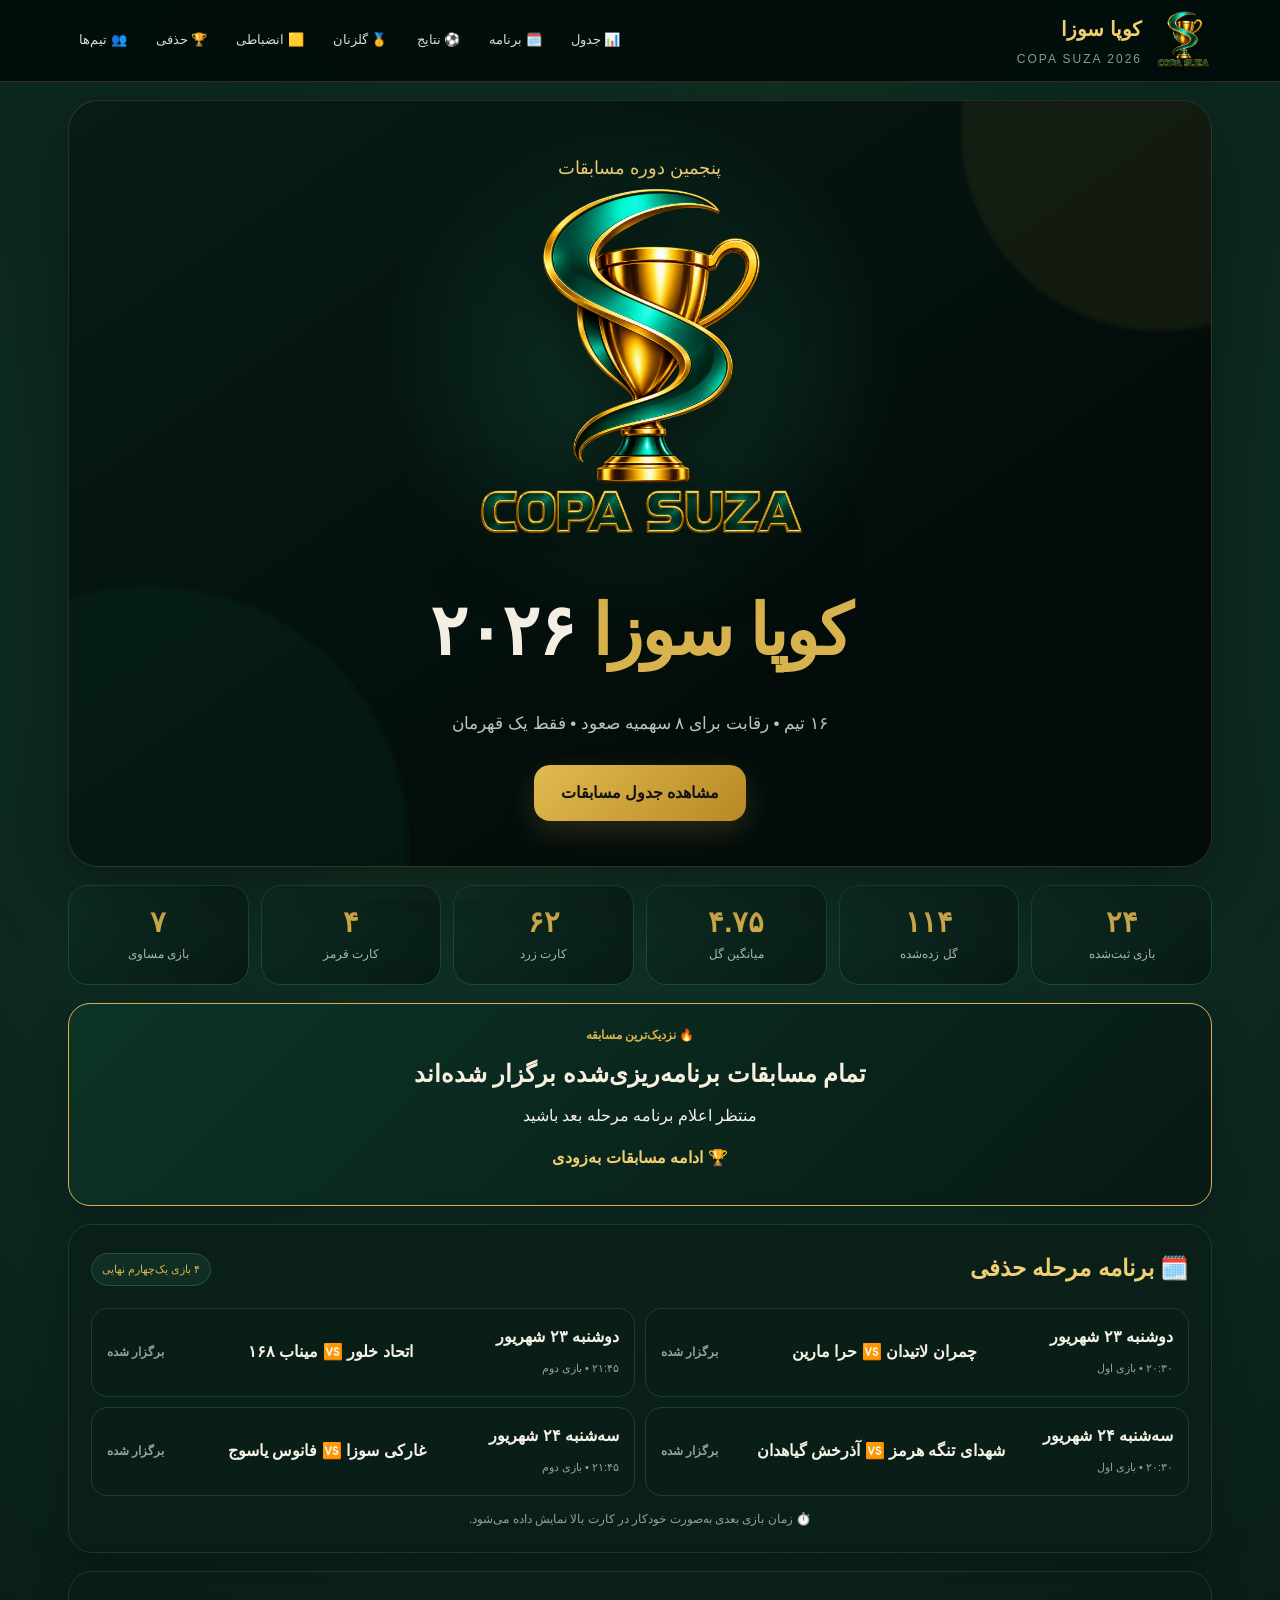
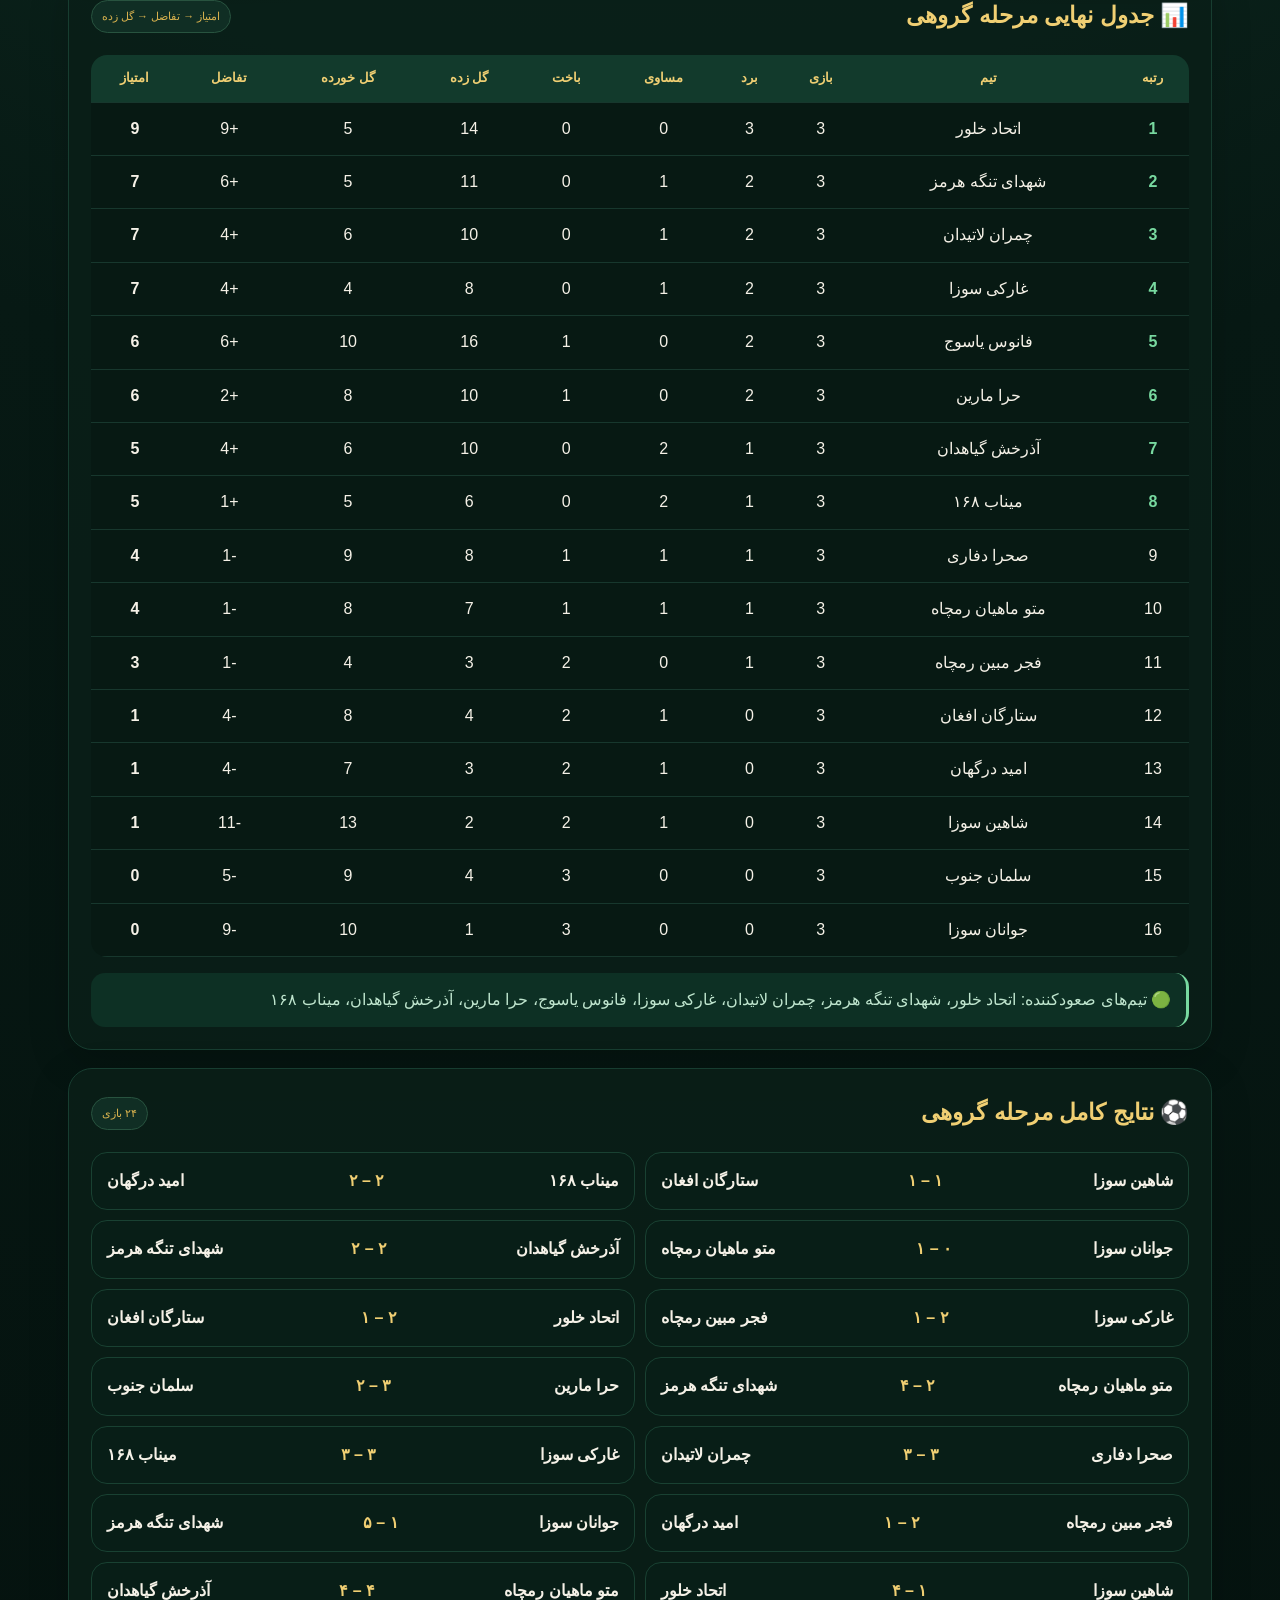
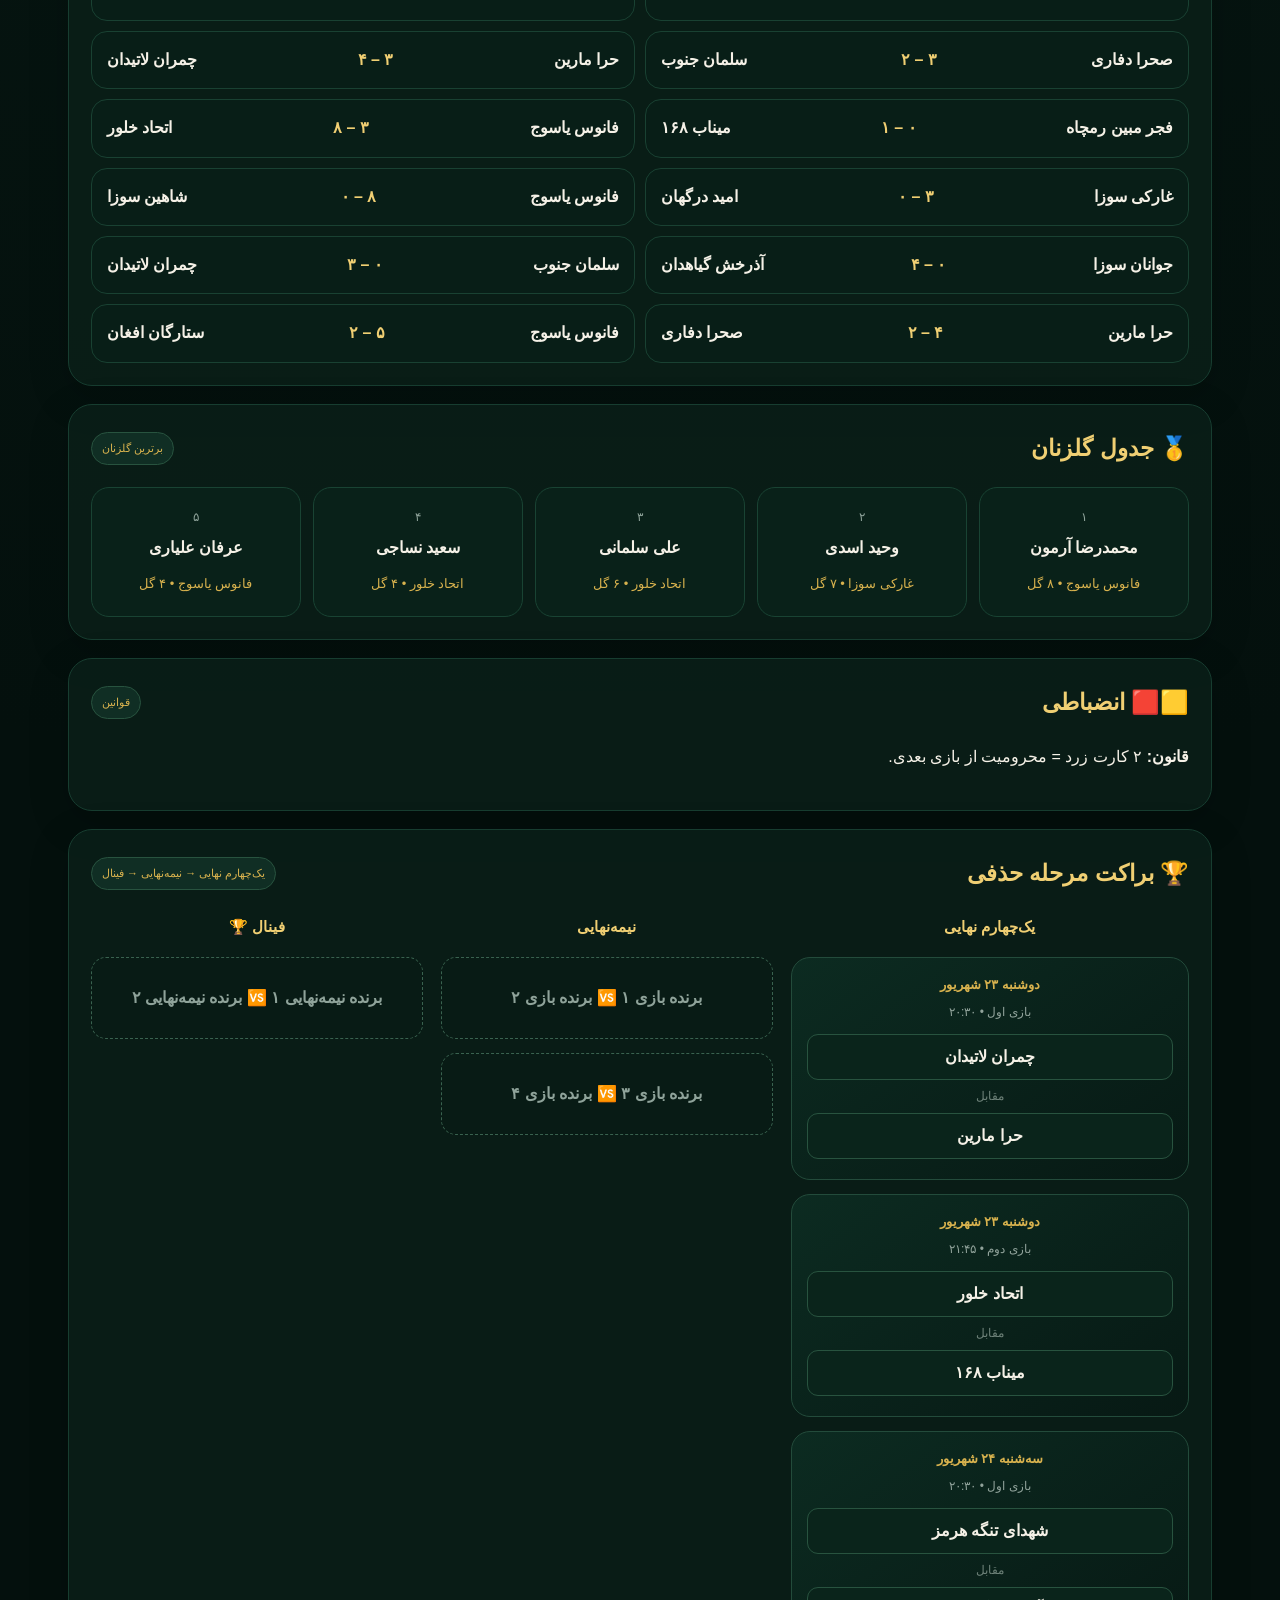
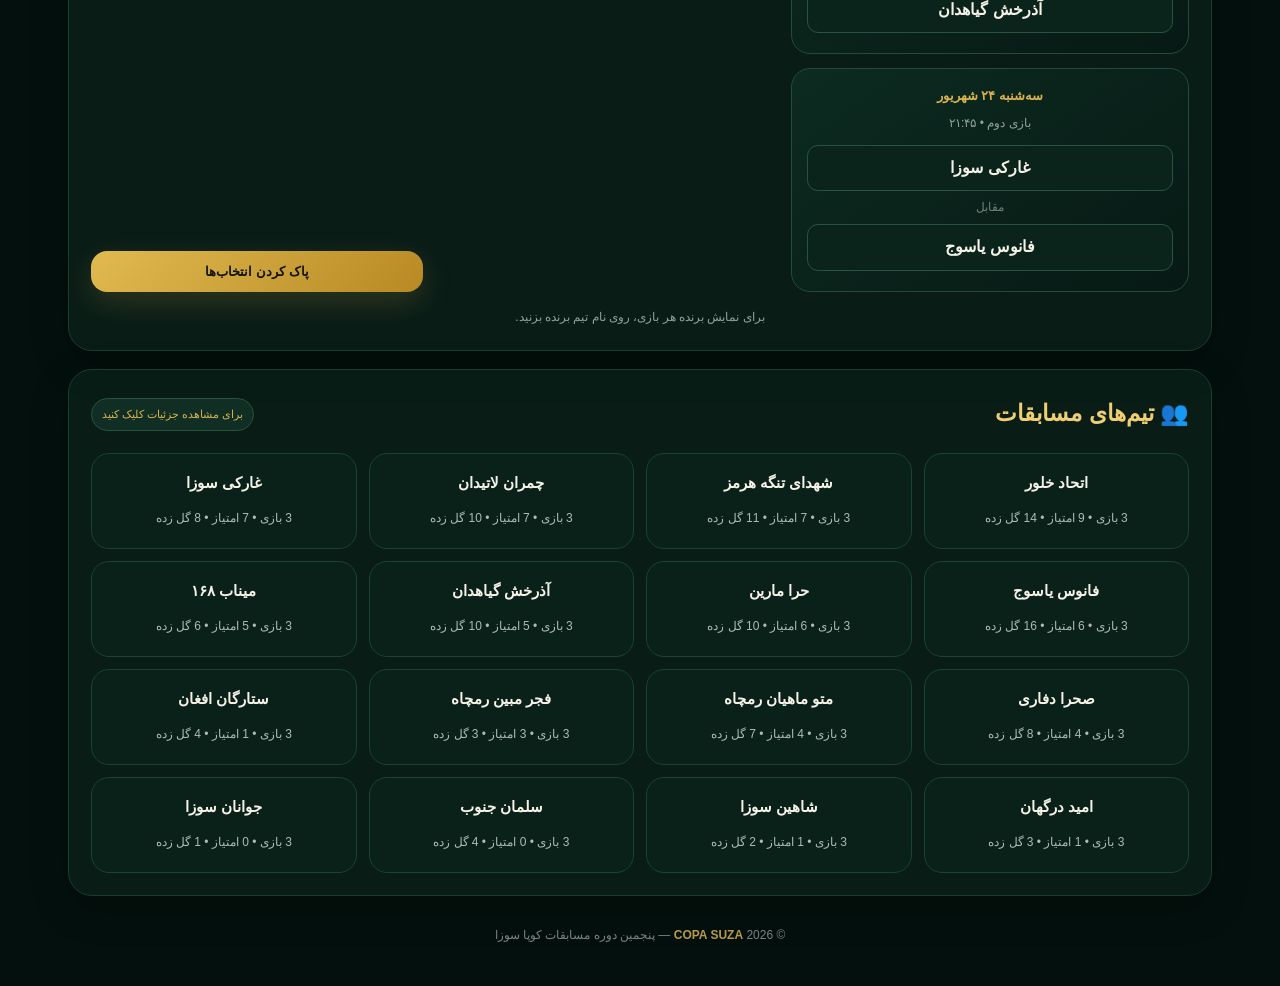
<file: index(9).html>
<!doctype html>
<html lang="fa" dir="rtl">
<head>
<meta charset="utf-8">
<meta name="viewport" content="width=device-width,initial-scale=1,viewport-fit=cover">
<meta name="theme-color" content="#06110e">
<title>کوپا سوزا ۲۰۲۶ | Copa Suza</title>
<style>
:root{--bg:#04100d;--bg2:#071914;--card:rgba(10,31,24,.86);--line:rgba(210,177,75,.20);--gold:#d8b24e;--gold2:#f0cf73;--text:#f5f1e7;--muted:#aebcb5;--green:#0d3a2b;--green2:#124d39;--success:#78d9a0}
*{box-sizing:border-box}html{scroll-behavior:smooth}body{margin:0;background:radial-gradient(circle at 50% 10%,#12372a 0,#071914 28%,#04100d 65%);color:var(--text);font-family:Tahoma,Arial,sans-serif;line-height:1.9}body:before{content:"";position:fixed;inset:0;pointer-events:none;background:linear-gradient(115deg,transparent 35%,rgba(216,178,78,.025) 50%,transparent 65%)}
a{color:inherit;text-decoration:none}.wrap{max-width:1180px;margin:auto;padding:0 18px 35px}
.topbar{position:sticky;top:0;z-index:20;background:rgba(3,13,11,.92);backdrop-filter:blur(14px);border-bottom:1px solid var(--line)}.topin{max-width:1180px;margin:auto;min-height:76px;padding:10px 18px;display:flex;align-items:center;justify-content:space-between;gap:18px}.brand{display:flex;align-items:center;gap:12px}.brand img{width:58px;height:58px;object-fit:contain;filter:drop-shadow(0 5px 10px rgba(0,0,0,.45))}.brandtext strong{display:block;color:var(--gold2);font-size:20px}.brandtext span{display:block;color:#899a93;font-size:12px;letter-spacing:2px;direction:ltr}.nav{display:flex;gap:7px;flex-wrap:wrap;justify-content:center}.nav a{padding:7px 11px;border-radius:12px;color:#d4ddd8;font-size:13px}.nav a:hover{background:#12372b;color:var(--gold2)}
.hero{position:relative;overflow:hidden;margin-top:18px;border:1px solid var(--line);border-radius:30px;min-height:590px;background:radial-gradient(circle at 50% 35%,rgba(28,100,70,.42),transparent 34%),linear-gradient(145deg,#071d16,#030c0a 70%);display:flex;align-items:center;justify-content:center;text-align:center;box-shadow:0 25px 80px rgba(0,0,0,.35)}.hero:before,.hero:after{content:"";position:absolute;border-radius:50%;filter:blur(2px);pointer-events:none}.hero:before{width:520px;height:520px;background:rgba(21,94,66,.12);left:-180px;bottom:-240px}.hero:after{width:400px;height:400px;background:rgba(216,178,78,.07);right:-150px;top:-170px}.hero-content{position:relative;z-index:2;padding:45px 20px}.hero-logo{width:min(430px,82vw);max-height:365px;object-fit:contain;filter:drop-shadow(0 20px 28px rgba(0,0,0,.5));margin-bottom:5px}.eyebrow{color:var(--gold2);font-size:18px;margin:5px 0 0}.hero h1{margin:0;font-size:clamp(38px,7vw,70px);font-weight:900;color:#f4efe3;letter-spacing:-2px}.hero h1 b{color:var(--gold);font-weight:900}.subtitle{color:#b9c5bf;font-size:17px;margin:10px 0 24px}.cta{display:inline-flex;align-items:center;justify-content:center;background:linear-gradient(135deg,#e1ba51,#b88924);color:#10130f;font-weight:900;padding:13px 27px;border-radius:16px;box-shadow:0 10px 30px rgba(216,178,78,.18);transition:.2s}.cta:hover{transform:translateY(-2px)}
.stats{display:grid;grid-template-columns:repeat(6,1fr);gap:12px;margin:18px 0}.statcard{background:linear-gradient(145deg,rgba(15,47,36,.9),rgba(7,25,19,.9));border:1px solid #1b4938;border-radius:20px;padding:18px 10px;text-align:center}.num{font-size:29px;color:var(--gold);font-weight:900;line-height:1.25}.label{font-size:12px;color:#aab8b2;margin-top:3px}
.section{margin-top:18px;background:var(--card);border:1px solid #173d30;border-radius:24px;padding:22px;box-shadow:0 12px 40px rgba(0,0,0,.18)}.section-title{display:flex;align-items:center;justify-content:space-between;gap:12px;margin:0 0 17px}.section-title h2{margin:0;color:var(--gold2);font-size:23px}.tag{font-size:11px;color:var(--gold);background:#102e24;border:1px solid #28533f;border-radius:30px;padding:5px 10px;white-space:nowrap}
.table-wrap{overflow-x:auto;border-radius:16px}table{width:100%;min-width:720px;border-collapse:collapse;background:#071913}th,td{padding:11px 8px;border-bottom:1px solid #17372d;text-align:center;white-space:nowrap}th{background:#123a2c;color:var(--gold2);font-size:13px}tbody tr:hover{background:#0c261d}tbody tr:nth-child(-n+8) td:first-child{color:var(--success);font-weight:900}.qualified{margin:16px 0 0;padding:12px 15px;border-radius:14px;background:#0d3024;color:#bfe5ce;border-right:3px solid var(--success)}
.matches{display:grid;grid-template-columns:repeat(2,1fr);gap:10px}.schedule-status{color:var(--gold);font-size:12px;font-weight:900;white-space:nowrap}.match small{color:#8fa39a;font-size:11px}.match{display:flex;align-items:center;justify-content:space-between;gap:8px;padding:13px 15px;background:#081e17;border:1px solid #194132;border-radius:16px}.team{font-weight:700}.score{font-weight:900;color:var(--gold2);white-space:nowrap}.cards{display:grid;grid-template-columns:repeat(5,1fr);gap:12px}.player{background:#092119;border:1px solid #194333;border-radius:18px;padding:18px;text-align:center}.player .rank{font-size:12px;color:#8fa39a}.player b{display:block;color:#f5f1e7;font-size:16px;margin:4px 0}.player span{color:var(--gold);font-size:13px}.list{margin:0;padding-right:22px}.list li{padding:6px 0;color:#d6dfda}.bracket{display:grid;grid-template-columns:1.2fr 1fr 1fr;gap:18px;align-items:stretch}.round{display:flex;flex-direction:column;gap:14px}.round-title{color:var(--gold2);font-weight:900;text-align:center;font-size:15px;margin-bottom:2px}.game{background:linear-gradient(145deg,#0c2b21,#071914);border:1px solid #234b3b;border-radius:19px;padding:15px;text-align:center}.game .date{color:var(--gold);font-size:13px;font-weight:800}.game .time{font-size:12px;color:#91a39b;margin:3px 0 10px}.game .teams{font-size:17px;font-weight:900;line-height:1.8}.game .vs{color:#6e8279;font-size:12px}.team-btn{display:block;width:100%;border:1px solid #28533f;background:#0a241b;color:var(--text);border-radius:11px;padding:7px 8px;margin:5px 0;font:inherit;font-weight:900;cursor:pointer}.team-btn:hover,.team-btn.selected{background:#174b38;color:var(--gold2);border-color:var(--gold)}.winner-slot{min-height:82px;display:flex;align-items:center;justify-content:center;border:1px dashed #39624f;border-radius:15px;background:#081b15;color:#8fa39a;padding:10px;text-align:center;font-weight:900}.winner-slot.filled{border-style:solid;color:var(--gold2);background:#0d3024}.next-card{margin:18px 0 0;background:linear-gradient(135deg,#0d3426,#071a14);border:1px solid var(--gold);border-radius:22px;padding:20px;text-align:center;box-shadow:0 12px 35px rgba(0,0,0,.2)}.next-card .kicker{color:var(--gold);font-size:12px;font-weight:900}.next-card h3{margin:4px 0;color:#f7f0df;font-size:24px}.countdown{display:flex;justify-content:center;gap:10px;flex-wrap:wrap;margin:12px 0}.countbox{min-width:72px;background:#06150f;border:1px solid #28533f;border-radius:13px;padding:8px}.countbox b{display:block;font-size:24px;color:var(--gold2);line-height:1.2}.countbox span{font-size:10px;color:#8fa39a}.teams-grid{display:grid;grid-template-columns:repeat(4,1fr);gap:12px}.team-card{background:#092119;border:1px solid #194333;border-radius:18px;padding:15px;text-align:center;cursor:pointer;transition:.2s}.team-card:hover{transform:translateY(-2px);border-color:var(--gold)}.team-card b{display:block;color:#f5f1e7;font-size:15px;margin-bottom:5px}.team-card span{font-size:12px;color:#aebcb5}.modal{display:none;position:fixed;inset:0;z-index:50;background:rgba(0,0,0,.72);padding:20px;align-items:center;justify-content:center}.modal.open{display:flex}.modal-box{width:min(700px,100%);max-height:88vh;overflow:auto;background:#071913;border:1px solid var(--gold);border-radius:24px;padding:22px;position:relative}.modal-close{position:absolute;left:14px;top:10px;background:none;border:0;color:#c7d0cb;font-size:26px;cursor:pointer}.modal-box h3{margin:0 35px 4px 0;color:var(--gold2);font-size:26px}.team-summary{display:grid;grid-template-columns:repeat(4,1fr);gap:8px;margin:15px 0}.mini-stat{background:#0a241b;border:1px solid #194333;border-radius:12px;padding:9px;text-align:center}.mini-stat b{display:block;color:var(--gold2);font-size:18px}.mini-stat span{font-size:10px;color:#8fa39a}.team-matches{display:grid;gap:8px}.team-matches .match{background:#081e17}
footer{text-align:center;color:#758780;padding:28px 10px 5px;font-size:12px}footer strong{color:#b99a45}
@media(max-width:900px){.stats{grid-template-columns:repeat(3,1fr)}.cards{grid-template-columns:repeat(2,1fr)}.bracket{grid-template-columns:1fr}.teams-grid{grid-template-columns:repeat(2,1fr)}.nav{display:none}.topin{justify-content:center}.brandtext{text-align:right}}
@media(max-width:620px){.wrap{padding:0 11px 28px}.topin{min-height:70px}.brand img{width:50px;height:50px}.brandtext strong{font-size:17px}.hero{min-height:610px;border-radius:25px;margin-top:12px}.hero-content{padding:30px 10px}.hero-logo{width:min(390px,92vw);max-height:340px}.eyebrow{font-size:16px}.hero h1{font-size:42px}.subtitle{font-size:14px}.stats{grid-template-columns:repeat(2,1fr)}.statcard{padding:15px 8px}.section{padding:17px 13px;border-radius:20px}.section-title h2{font-size:19px}.matches{grid-template-columns:1fr}.cards{grid-template-columns:1fr}.bracket{grid-template-columns:1fr}.game .teams{font-size:16px}.teams-grid{grid-template-columns:1fr 1fr}.team-summary{grid-template-columns:repeat(2,1fr)}.countbox{min-width:65px}}
</style>
</head>
<body>
<div class="topbar"><div class="topin">
  <a class="brand" href="#top"><img src="copa-suza-logo.png" alt="لوگوی کوپا سوزا"><div class="brandtext"><strong>کوپا سوزا</strong><span>COPA SUZA 2026</span></div></a>
  <nav class="nav"><a href="#table">📊 جدول</a><a href="#schedule">🗓️ برنامه</a><a href="#matches">⚽ نتایج</a><a href="#scorers">🥇 گلزنان</a><a href="#discipline">🟨 انضباطی</a><a href="#quarter-finals">🏆 حذفی</a><a href="#teams">👥 تیم‌ها</a></nav>
</div></div>

<main class="wrap" id="top">
<section class="hero">
 <div class="hero-content">
   <div class="eyebrow">پنجمین دوره مسابقات</div>
   <img class="hero-logo" src="copa-suza-logo.png" alt="Copa Suza">
   <h1><b>کوپا سوزا</b> ۲۰۲۶</h1>
   <p class="subtitle">۱۶ تیم • رقابت برای ۸ سهمیه صعود • فقط یک قهرمان</p>
   <a class="cta" href="#table">مشاهده جدول مسابقات</a>
 </div>
</section>

<section class="stats">
 <div class="statcard"><div class="num">۲۴</div><div class="label">بازی ثبت‌شده</div></div>
 <div class="statcard"><div class="num">۱۱۴</div><div class="label">گل زده‌شده</div></div>
 <div class="statcard"><div class="num">۴.۷۵</div><div class="label">میانگین گل</div></div>
 <div class="statcard"><div class="num">۶۲</div><div class="label">کارت زرد</div></div>
 <div class="statcard"><div class="num">۴</div><div class="label">کارت قرمز</div></div>
 <div class="statcard"><div class="num">۷</div><div class="label">بازی مساوی</div></div>
</section>

<section class="next-card" id="next-match">
 <div class="kicker">🔥 نزدیک‌ترین مسابقه</div>
 <h3 id="next-title">چمران لاتیدان 🆚 حرا مارین</h3>
 <div id="next-date">دوشنبه ۲۳ شهریور • ساعت ۲۰:۳۰</div>
 <div class="countdown" id="countdown"><div class="countbox"><b>--</b><span>روز</span></div><div class="countbox"><b>--</b><span>ساعت</span></div><div class="countbox"><b>--</b><span>دقیقه</span></div><div class="countbox"><b>--</b><span>ثانیه</span></div></div>
</section>

<section class="section" id="schedule"><div class="section-title"><h2>🗓️ برنامه مرحله حذفی</h2><span class="tag">۴ بازی یک‌چهارم نهایی</span></div>
<div class="matches" id="schedule-list">
<div class="match"><span><b>دوشنبه ۲۳ شهریور</b><br><small>۲۰:۳۰ • بازی اول</small></span><span class="team">چمران لاتیدان 🆚 حرا مارین</span><span class="schedule-status">آینده</span></div>
<div class="match"><span><b>دوشنبه ۲۳ شهریور</b><br><small>۲۱:۴۵ • بازی دوم</small></span><span class="team">اتحاد خلور 🆚 میناب ۱۶۸</span><span class="schedule-status">آینده</span></div>
<div class="match"><span><b>سه‌شنبه ۲۴ شهریور</b><br><small>۲۰:۳۰ • بازی اول</small></span><span class="team">شهدای تنگه هرمز 🆚 آذرخش گیاهدان</span><span class="schedule-status">آینده</span></div>
<div class="match"><span><b>سه‌شنبه ۲۴ شهریور</b><br><small>۲۱:۴۵ • بازی دوم</small></span><span class="team">غارکی سوزا 🆚 فانوس یاسوج</span><span class="schedule-status">آینده</span></div>
</div>
<p style="color:#8fa39a;font-size:12px;margin:12px 0 0;text-align:center">⏱️ زمان بازی بعدی به‌صورت خودکار در کارت بالا نمایش داده می‌شود.</p>
</section>

<section class="section" id="table"><div class="section-title"><h2>📊 جدول نهایی مرحله گروهی</h2><span class="tag">امتیاز → تفاضل → گل زده</span></div>
<div class="table-wrap"><table><thead><tr><th>رتبه</th><th>تیم</th><th>بازی</th><th>برد</th><th>مساوی</th><th>باخت</th><th>گل زده</th><th>گل خورده</th><th>تفاضل</th><th>امتیاز</th></tr></thead><tbody>
<tr><td>1</td><td>اتحاد خلور</td><td>3</td><td>3</td><td>0</td><td>0</td><td>14</td><td>5</td><td>+9</td><td><b>9</b></td></tr>
<tr><td>2</td><td>شهدای تنگه هرمز</td><td>3</td><td>2</td><td>1</td><td>0</td><td>11</td><td>5</td><td>+6</td><td><b>7</b></td></tr>
<tr><td>3</td><td>چمران لاتیدان</td><td>3</td><td>2</td><td>1</td><td>0</td><td>10</td><td>6</td><td>+4</td><td><b>7</b></td></tr>
<tr><td>4</td><td>غارکی سوزا</td><td>3</td><td>2</td><td>1</td><td>0</td><td>8</td><td>4</td><td>+4</td><td><b>7</b></td></tr>
<tr><td>5</td><td>فانوس یاسوج</td><td>3</td><td>2</td><td>0</td><td>1</td><td>16</td><td>10</td><td>+6</td><td><b>6</b></td></tr>
<tr><td>6</td><td>حرا مارین</td><td>3</td><td>2</td><td>0</td><td>1</td><td>10</td><td>8</td><td>+2</td><td><b>6</b></td></tr>
<tr><td>7</td><td>آذرخش گیاهدان</td><td>3</td><td>1</td><td>2</td><td>0</td><td>10</td><td>6</td><td>+4</td><td><b>5</b></td></tr>
<tr><td>8</td><td>میناب ۱۶۸</td><td>3</td><td>1</td><td>2</td><td>0</td><td>6</td><td>5</td><td>+1</td><td><b>5</b></td></tr>
<tr><td>9</td><td>صحرا دفاری</td><td>3</td><td>1</td><td>1</td><td>1</td><td>8</td><td>9</td><td>-1</td><td><b>4</b></td></tr>
<tr><td>10</td><td>متو ماهیان رمچاه</td><td>3</td><td>1</td><td>1</td><td>1</td><td>7</td><td>8</td><td>-1</td><td><b>4</b></td></tr>
<tr><td>11</td><td>فجر مبین رمچاه</td><td>3</td><td>1</td><td>0</td><td>2</td><td>3</td><td>4</td><td>-1</td><td><b>3</b></td></tr>
<tr><td>12</td><td>ستارگان افغان</td><td>3</td><td>0</td><td>1</td><td>2</td><td>4</td><td>8</td><td>-4</td><td><b>1</b></td></tr>
<tr><td>13</td><td>امید درگهان</td><td>3</td><td>0</td><td>1</td><td>2</td><td>3</td><td>7</td><td>-4</td><td><b>1</b></td></tr>
<tr><td>14</td><td>شاهین سوزا</td><td>3</td><td>0</td><td>1</td><td>2</td><td>2</td><td>13</td><td>-11</td><td><b>1</b></td></tr>
<tr><td>15</td><td>سلمان جنوب</td><td>3</td><td>0</td><td>0</td><td>3</td><td>4</td><td>9</td><td>-5</td><td><b>0</b></td></tr>
<tr><td>16</td><td>جوانان سوزا</td><td>3</td><td>0</td><td>0</td><td>3</td><td>1</td><td>10</td><td>-9</td><td><b>0</b></td></tr>
</tbody></table></div>
<p class="qualified">🟢 تیم‌های صعودکننده: اتحاد خلور، شهدای تنگه هرمز، چمران لاتیدان، غارکی سوزا، فانوس یاسوج، حرا مارین، آذرخش گیاهدان، میناب ۱۶۸</p>
</section>

<section class="section" id="matches"><div class="section-title"><h2>⚽ نتایج کامل مرحله گروهی</h2><span class="tag">۲۴ بازی</span></div><div class="matches">
<div class="match"><span class="team">شاهین سوزا</span><span class="score">۱ – ۱</span><span class="team">ستارگان افغان</span></div>
<div class="match"><span class="team">میناب ۱۶۸</span><span class="score">۲ – ۲</span><span class="team">امید درگهان</span></div>
<div class="match"><span class="team">جوانان سوزا</span><span class="score">۰ – ۱</span><span class="team">متو ماهیان رمچاه</span></div>
<div class="match"><span class="team">آذرخش گیاهدان</span><span class="score">۲ – ۲</span><span class="team">شهدای تنگه هرمز</span></div>
<div class="match"><span class="team">غارکی سوزا</span><span class="score">۲ – ۱</span><span class="team">فجر مبین رمچاه</span></div>
<div class="match"><span class="team">اتحاد خلور</span><span class="score">۲ – ۱</span><span class="team">ستارگان افغان</span></div>
<div class="match"><span class="team">متو ماهیان رمچاه</span><span class="score">۲ – ۴</span><span class="team">شهدای تنگه هرمز</span></div>
<div class="match"><span class="team">حرا مارین</span><span class="score">۳ – ۲</span><span class="team">سلمان جنوب</span></div>
<div class="match"><span class="team">صحرا دفاری</span><span class="score">۳ – ۳</span><span class="team">چمران لاتیدان</span></div>
<div class="match"><span class="team">غارکی سوزا</span><span class="score">۳ – ۳</span><span class="team">میناب ۱۶۸</span></div>
<div class="match"><span class="team">فجر مبین رمچاه</span><span class="score">۲ – ۱</span><span class="team">امید درگهان</span></div>
<div class="match"><span class="team">جوانان سوزا</span><span class="score">۱ – ۵</span><span class="team">شهدای تنگه هرمز</span></div>
<div class="match"><span class="team">شاهین سوزا</span><span class="score">۱ – ۴</span><span class="team">اتحاد خلور</span></div>
<div class="match"><span class="team">متو ماهیان رمچاه</span><span class="score">۴ – ۴</span><span class="team">آذرخش گیاهدان</span></div>
<div class="match"><span class="team">صحرا دفاری</span><span class="score">۳ – ۲</span><span class="team">سلمان جنوب</span></div>
<div class="match"><span class="team">حرا مارین</span><span class="score">۳ – ۴</span><span class="team">چمران لاتیدان</span></div>
<div class="match"><span class="team">فجر مبین رمچاه</span><span class="score">۰ – ۱</span><span class="team">میناب ۱۶۸</span></div>
<div class="match"><span class="team">فانوس یاسوج</span><span class="score">۳ – ۸</span><span class="team">اتحاد خلور</span></div>
<div class="match"><span class="team">غارکی سوزا</span><span class="score">۳ – ۰</span><span class="team">امید درگهان</span></div>
<div class="match"><span class="team">فانوس یاسوج</span><span class="score">۸ – ۰</span><span class="team">شاهین سوزا</span></div>
<div class="match"><span class="team">جوانان سوزا</span><span class="score">۰ – ۴</span><span class="team">آذرخش گیاهدان</span></div>
<div class="match"><span class="team">سلمان جنوب</span><span class="score">۰ – ۳</span><span class="team">چمران لاتیدان</span></div>
<div class="match"><span class="team">حرا مارین</span><span class="score">۴ – ۲</span><span class="team">صحرا دفاری</span></div>
<div class="match"><span class="team">فانوس یاسوج</span><span class="score">۵ – ۲</span><span class="team">ستارگان افغان</span></div>
</div></section>

<section class="section" id="scorers"><div class="section-title"><h2>🥇 جدول گلزنان</h2><span class="tag">برترین گلزنان</span></div><div class="cards">
<div class="player"><div class="rank">۱</div><b>محمدرضا آرمون</b><span>فانوس یاسوج • ۸ گل</span></div>
<div class="player"><div class="rank">۲</div><b>وحید اسدی</b><span>غارکی سوزا • ۷ گل</span></div>
<div class="player"><div class="rank">۳</div><b>علی سلمانی</b><span>اتحاد خلور • ۶ گل</span></div>
<div class="player"><div class="rank">۴</div><b>سعید نساجی</b><span>اتحاد خلور • ۴ گل</span></div>
<div class="player"><div class="rank">۵</div><b>عرفان علیاری</b><span>فانوس یاسوج • ۴ گل</span></div>
</div></section>



<section class="section" id="discipline"><div class="section-title"><h2>🟨🟥 انضباطی</h2><span class="tag">قوانین</span></div><p><b>قانون:</b> ۲ کارت زرد = محرومیت از بازی بعدی.</p></section>

<section class="section" id="quarter-finals"><div class="section-title"><h2>🏆 براکت مرحله حذفی</h2><span class="tag">یک‌چهارم نهایی → نیمه‌نهایی → فینال</span></div>
<div class="bracket">
<div class="round"><div class="round-title">یک‌چهارم نهایی</div>
<div class="game"><div class="date">دوشنبه ۲۳ شهریور</div><div class="time">بازی اول • ۲۰:۳۰</div><button class="team-btn" data-qf="1" data-team="چمران لاتیدان">چمران لاتیدان</button><div class="vs">مقابل</div><button class="team-btn" data-qf="1" data-team="حرا مارین">حرا مارین</button></div>
<div class="game"><div class="date">دوشنبه ۲۳ شهریور</div><div class="time">بازی دوم • ۲۱:۴۵</div><button class="team-btn" data-qf="2" data-team="اتحاد خلور">اتحاد خلور</button><div class="vs">مقابل</div><button class="team-btn" data-qf="2" data-team="میناب ۱۶۸">میناب ۱۶۸</button></div>
<div class="game"><div class="date">سه‌شنبه ۲۴ شهریور</div><div class="time">بازی اول • ۲۰:۳۰</div><button class="team-btn" data-qf="3" data-team="شهدای تنگه هرمز">شهدای تنگه هرمز</button><div class="vs">مقابل</div><button class="team-btn" data-qf="3" data-team="آذرخش گیاهدان">آذرخش گیاهدان</button></div>
<div class="game"><div class="date">سه‌شنبه ۲۴ شهریور</div><div class="time">بازی دوم • ۲۱:۴۵</div><button class="team-btn" data-qf="4" data-team="غارکی سوزا">غارکی سوزا</button><div class="vs">مقابل</div><button class="team-btn" data-qf="4" data-team="فانوس یاسوج">فانوس یاسوج</button></div></div>
<div class="round"><div class="round-title">نیمه‌نهایی</div><div class="winner-slot" id="sf1">برنده بازی ۱ 🆚 برنده بازی ۲</div><div class="winner-slot" id="sf2">برنده بازی ۳ 🆚 برنده بازی ۴</div></div>
<div class="round"><div class="round-title">فینال 🏆</div><div class="winner-slot" id="final">برنده نیمه‌نهایی ۱ 🆚 برنده نیمه‌نهایی ۲</div><button class="cta" id="reset-bracket" style="border:0;cursor:pointer;width:100%;margin-top:auto">پاک کردن انتخاب‌ها</button></div>
</div><p style="color:#8fa39a;font-size:12px;margin:14px 0 0;text-align:center">برای نمایش برنده هر بازی، روی نام تیم برنده بزنید.</p></section>

<section class="section" id="teams"><div class="section-title"><h2>👥 تیم‌های مسابقات</h2><span class="tag">برای مشاهده جزئیات کلیک کنید</span></div><div class="teams-grid" id="teams-grid"></div></section>

<div class="modal" id="team-modal"><div class="modal-box"><button class="modal-close" id="modal-close">×</button><h3 id="modal-title">تیم</h3><div class="team-summary" id="modal-summary"></div><div class="section-title" style="margin-top:18px"><h2 style="font-size:18px">⚽ بازی‌های تیم</h2></div><div class="team-matches" id="modal-matches"></div></div></div>

<footer>© 2026 <strong>COPA SUZA</strong> — پنجمین دوره مسابقات کوپا سوزا</footer>
</main>
<script>
const teamData={
"اتحاد خلور":{p:3,w:3,d:0,l:0,gf:14,ga:5,gd:9,pts:9,m:["اتحاد خلور ۲ – ۱ ستارگان افغان","شاهین سوزا ۱ – ۴ اتحاد خلور","فانوس یاسوج ۳ – ۸ اتحاد خلور"]},
"شهدای تنگه هرمز":{p:3,w:2,d:1,l:0,gf:11,ga:5,gd:6,pts:7,m:["آذرخش گیاهدان ۲ – ۲ شهدای تنگه هرمز","متو ماهیان رمچاه ۲ – ۴ شهدای تنگه هرمز","جوانان سوزا ۱ – ۵ شهدای تنگه هرمز"]},
"چمران لاتیدان":{p:3,w:2,d:1,l:0,gf:10,ga:6,gd:4,pts:7,m:["صحرا دفاری ۳ – ۳ چمران لاتیدان","حرا مارین ۳ – ۴ چمران لاتیدان","سلمان جنوب ۰ – ۳ چمران لاتیدان"]},
"غارکی سوزا":{p:3,w:2,d:1,l:0,gf:8,ga:4,gd:4,pts:7,m:["غارکی سوزا ۲ – ۱ فجر مبین رمچاه","غارکی سوزا ۳ – ۳ میناب ۱۶۸","غارکی سوزا ۳ – ۰ امید درگهان"]},
"فانوس یاسوج":{p:3,w:2,d:0,l:1,gf:16,ga:10,gd:6,pts:6,m:["فانوس یاسوج ۳ – ۸ اتحاد خلور","فانوس یاسوج ۸ – ۰ شاهین سوزا","فانوس یاسوج ۵ – ۲ ستارگان افغان"]},
"حرا مارین":{p:3,w:2,d:0,l:1,gf:10,ga:8,gd:2,pts:6,m:["حرا مارین ۳ – ۲ سلمان جنوب","حرا مارین ۳ – ۴ چمران لاتیدان","حرا مارین ۴ – ۲ صحرا دفاری"]},
"آذرخش گیاهدان":{p:3,w:1,d:2,l:0,gf:10,ga:6,gd:4,pts:5,m:["آذرخش گیاهدان ۲ – ۲ شهدای تنگه هرمز","متو ماهیان رمچاه ۴ – ۴ آذرخش گیاهدان","جوانان سوزا ۰ – ۴ آذرخش گیاهدان"]},
"میناب ۱۶۸":{p:3,w:1,d:2,l:0,gf:6,ga:5,gd:1,pts:5,m:["میناب ۱۶۸ ۲ – ۲ امید درگهان","غارکی سوزا ۳ – ۳ میناب ۱۶۸","فجر مبین رمچاه ۰ – ۱ میناب ۱۶۸"]},
"صحرا دفاری":{p:3,w:1,d:1,l:1,gf:8,ga:9,gd:-1,pts:4,m:["صحرا دفاری ۳ – ۳ چمران لاتیدان","صحرا دفاری ۳ – ۲ سلمان جنوب","حرا مارین ۴ – ۲ صحرا دفاری"]},
"متو ماهیان رمچاه":{p:3,w:1,d:1,l:1,gf:7,ga:8,gd:-1,pts:4,m:["جوانان سوزا ۰ – ۱ متو ماهیان رمچاه","متو ماهیان رمچاه ۲ – ۴ شهدای تنگه هرمز","متو ماهیان رمچاه ۴ – ۴ آذرخش گیاهدان"]},
"فجر مبین رمچاه":{p:3,w:1,d:0,l:2,gf:3,ga:4,gd:-1,pts:3,m:["غارکی سوزا ۲ – ۱ فجر مبین رمچاه","فجر مبین رمچاه ۲ – ۱ امید درگهان","فجر مبین رمچاه ۰ – ۱ میناب ۱۶۸"]},
"ستارگان افغان":{p:3,w:0,d:1,l:2,gf:4,ga:8,gd:-4,pts:1,m:["شاهین سوزا ۱ – ۱ ستارگان افغان","اتحاد خلور ۲ – ۱ ستارگان افغان","فانوس یاسوج ۵ – ۲ ستارگان افغان"]},
"امید درگهان":{p:3,w:0,d:1,l:2,gf:3,ga:7,gd:-4,pts:1,m:["میناب ۱۶۸ ۲ – ۲ امید درگهان","فجر مبین رمچاه ۲ – ۱ امید درگهان","غارکی سوزا ۳ – ۰ امید درگهان"]},
"شاهین سوزا":{p:3,w:0,d:1,l:2,gf:2,ga:13,gd:-11,pts:1,m:["شاهین سوزا ۱ – ۱ ستارگان افغان","شاهین سوزا ۱ – ۴ اتحاد خلور","فانوس یاسوج ۸ – ۰ شاهین سوزا"]},
"سلمان جنوب":{p:3,w:0,d:0,l:3,gf:4,ga:9,gd:-5,pts:0,m:["حرا مارین ۳ – ۲ سلمان جنوب","صحرا دفاری ۳ – ۲ سلمان جنوب","سلمان جنوب ۰ – ۳ چمران لاتیدان"]},
"جوانان سوزا":{p:3,w:0,d:0,l:3,gf:1,ga:10,gd:-9,pts:0,m:["جوانان سوزا ۰ – ۱ متو ماهیان رمچاه","جوانان سوزا ۱ – ۵ شهدای تنگه هرمز","جوانان سوزا ۰ – ۴ آذرخش گیاهدان"]}
};
const teamsGrid=document.getElementById('teams-grid');
Object.entries(teamData).forEach(([name,d])=>{const el=document.createElement('div');el.className='team-card';el.innerHTML=`<b>${name}</b><span>${d.p} بازی • ${d.pts} امتیاز • ${d.gf} گل زده</span>`;el.onclick=()=>openTeam(name);teamsGrid.appendChild(el);});
function openTeam(name){const d=teamData[name];document.getElementById('modal-title').textContent=name;document.getElementById('modal-summary').innerHTML=[['بازی',d.p],['برد',d.w],['مساوی',d.d],['باخت',d.l],['گل زده',d.gf],['گل خورده',d.ga],['تفاضل',d.gd>0?'+'+d.gd:d.gd],['امتیاز',d.pts]].map(x=>`<div class="mini-stat"><b>${x[1]}</b><span>${x[0]}</span></div>`).join('');document.getElementById('modal-matches').innerHTML=d.m.map(x=>`<div class="match"><span class="team">${x}</span></div>`).join('');document.getElementById('team-modal').classList.add('open');}
document.getElementById('modal-close').onclick=()=>document.getElementById('team-modal').classList.remove('open');document.getElementById('team-modal').onclick=e=>{if(e.target.id==='team-modal')e.currentTarget.classList.remove('open');};
document.querySelectorAll('#table td:nth-child(2)').forEach(td=>{td.style.cursor='pointer';td.title='مشاهده جزئیات تیم';td.onclick=()=>openTeam(td.textContent.trim());});
const upcomingMatches=[
 {title:'چمران لاتیدان 🆚 حرا مارین',date:'دوشنبه ۲۳ شهریور',time:'۲۰:۳۰',iso:'2026-09-14T20:30:00+03:30'},
 {title:'اتحاد خلور 🆚 میناب ۱۶۸',date:'دوشنبه ۲۳ شهریور',time:'۲۱:۴۵',iso:'2026-09-14T21:45:00+03:30'},
 {title:'شهدای تنگه هرمز 🆚 آذرخش گیاهدان',date:'سه‌شنبه ۲۴ شهریور',time:'۲۰:۳۰',iso:'2026-09-15T20:30:00+03:30'},
 {title:'غارکی سوزا 🆚 فانوس یاسوج',date:'سه‌شنبه ۲۴ شهریور',time:'۲۱:۴۵',iso:'2026-09-15T21:45:00+03:30'}
];
function fa(n){return String(n).replace(/\d/g,d=>'۰۱۲۳۴۵۶۷۸۹'[d]);}
function updateSchedule(){const now=Date.now();const items=document.querySelectorAll('#schedule-list .match');upcomingMatches.forEach((m,i)=>{const start=new Date(m.iso).getTime();const status=items[i].querySelector('.schedule-status');if(now>=start){status.textContent='برگزار شده';status.style.color='#8fa39a';}});const next=upcomingMatches.find(m=>new Date(m.iso).getTime()>now);const title=document.getElementById('next-title'),date=document.getElementById('next-date'),box=document.getElementById('countdown');if(!next){title.textContent='تمام مسابقات برنامه‌ریزی‌شده برگزار شده‌اند';date.textContent='منتظر اعلام برنامه مرحله بعد باشید';box.innerHTML='<div style="color:var(--gold2);font-weight:900">🏆 ادامه مسابقات به‌زودی</div>';return;}title.textContent=next.title;date.textContent=`${next.date} • ساعت ${next.time}`;let diff=new Date(next.iso).getTime()-now;const d=Math.floor(diff/86400000);diff%=86400000;const h=Math.floor(diff/3600000);diff%=3600000;const mi=Math.floor(diff/60000);const sec=Math.floor((diff%60000)/1000);box.innerHTML=[['روز',d],['ساعت',h],['دقیقه',mi],['ثانیه',sec]].map(x=>`<div class="countbox"><b>${fa(x[1])}</b><span>${x[0]}</span></div>`).join('');}
updateSchedule();setInterval(updateSchedule,1000);
const winners={};
document.querySelectorAll('.team-btn').forEach(btn=>btn.addEventListener('click',()=>{const q=btn.dataset.qf;winners[q]=btn.dataset.team;document.querySelectorAll(`.team-btn[data-qf="${q}"]`).forEach(b=>b.classList.remove('selected'));btn.classList.add('selected');renderBracket();}));
function renderBracket(){const sf1=winners[1]&&winners[2]?`${winners[1]} 🆚 ${winners[2]}`:'برنده بازی ۱ 🆚 برنده بازی ۲';const sf2=winners[3]&&winners[4]?`${winners[3]} 🆚 ${winners[4]}`:'برنده بازی ۳ 🆚 برنده بازی ۴';const final=(winners.sf1&&winners.sf2)?`${winners.sf1} 🆚 ${winners.sf2}`:'برنده نیمه‌نهایی ۱ 🆚 برنده نیمه‌نهایی ۲';[['sf1',sf1],['sf2',sf2],['final',final]].forEach(([id,t])=>{const el=document.getElementById(id);el.textContent=t;el.classList.toggle('filled',!t.includes('برنده'));});}
document.getElementById('sf1').onclick=()=>{if(winners[1]&&winners[2]){winners.sf1=prompt('برنده نیمه‌نهایی ۱ را انتخاب کنید:',winners[1])===winners[2]?winners[2]:winners[1];renderBracket();}};document.getElementById('sf2').onclick=()=>{if(winners[3]&&winners[4]){winners.sf2=prompt('برنده نیمه‌نهایی ۲ را انتخاب کنید:',winners[3])===winners[4]?winners[4]:winners[3];renderBracket();}};
document.getElementById('reset-bracket').onclick=()=>{Object.keys(winners).forEach(k=>delete winners[k]);document.querySelectorAll('.team-btn').forEach(b=>b.classList.remove('selected'));renderBracket();};
</script>
</body>
</html>
</file>
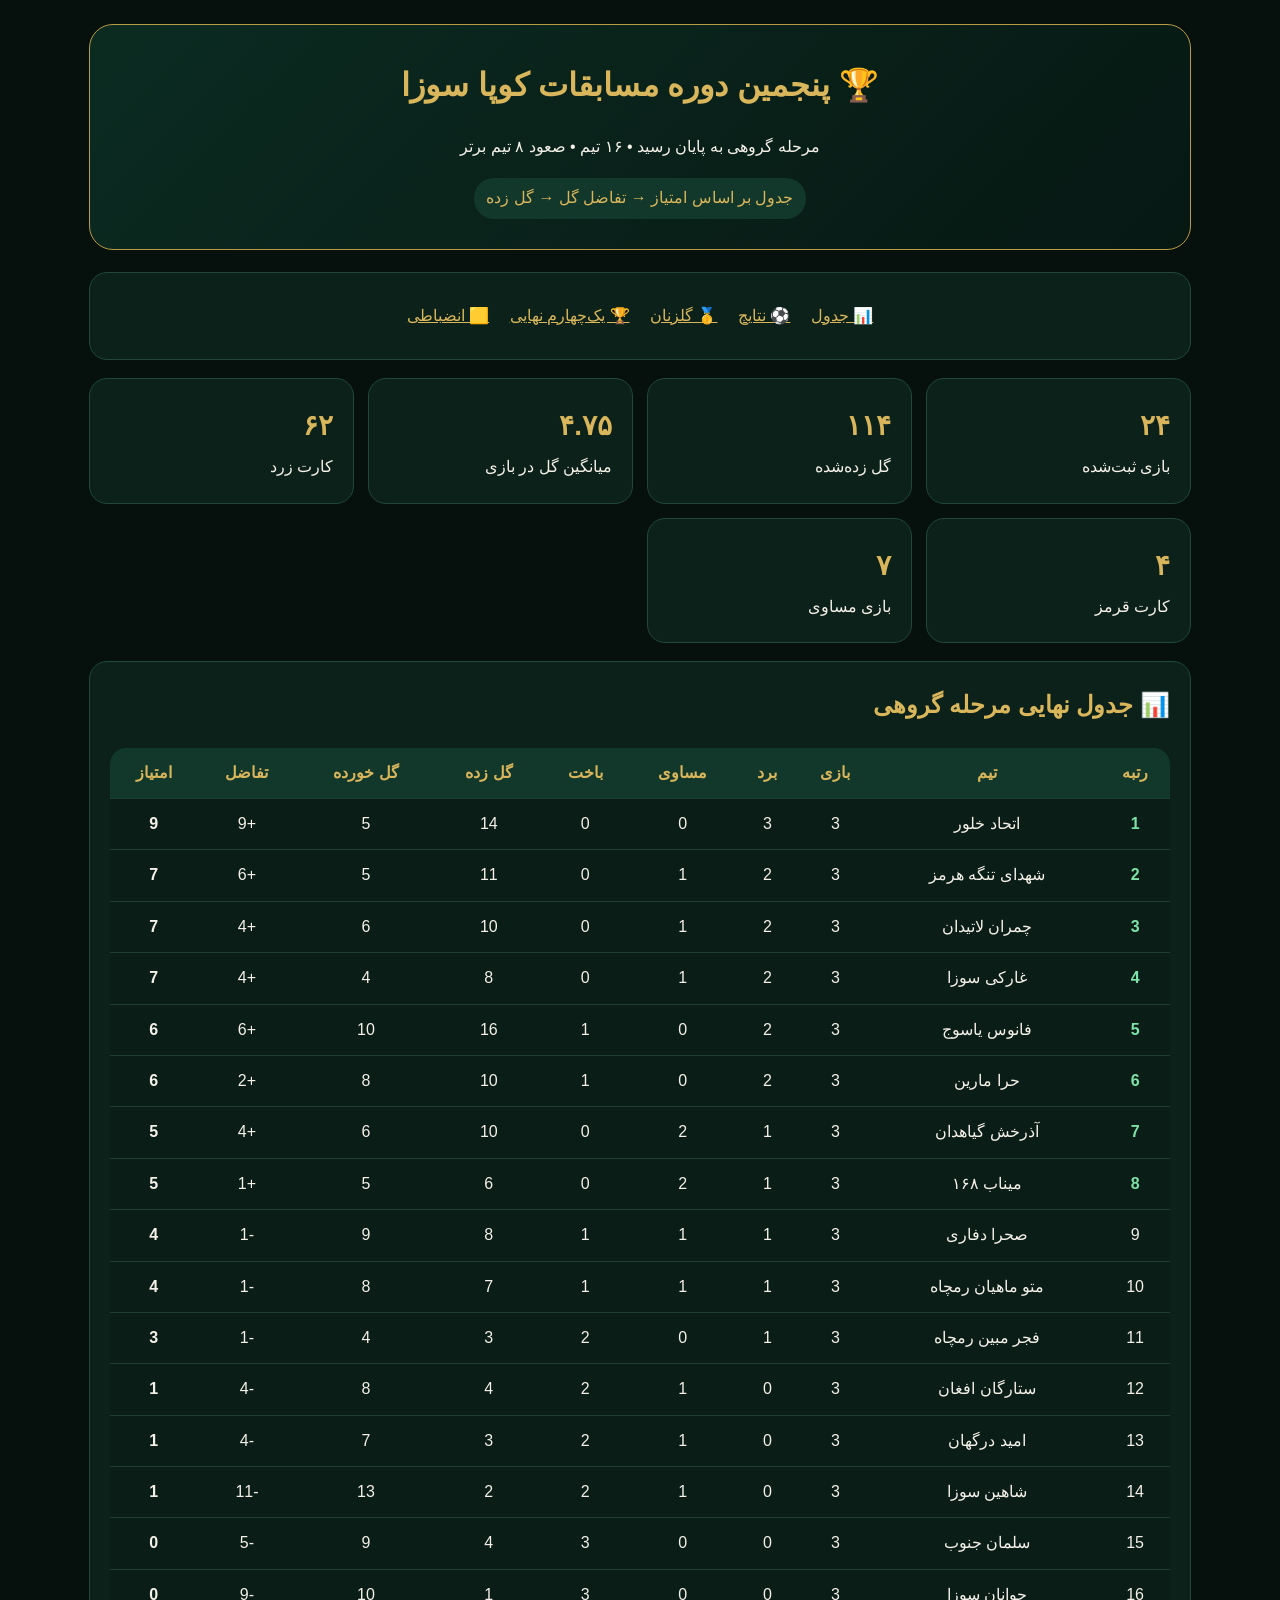
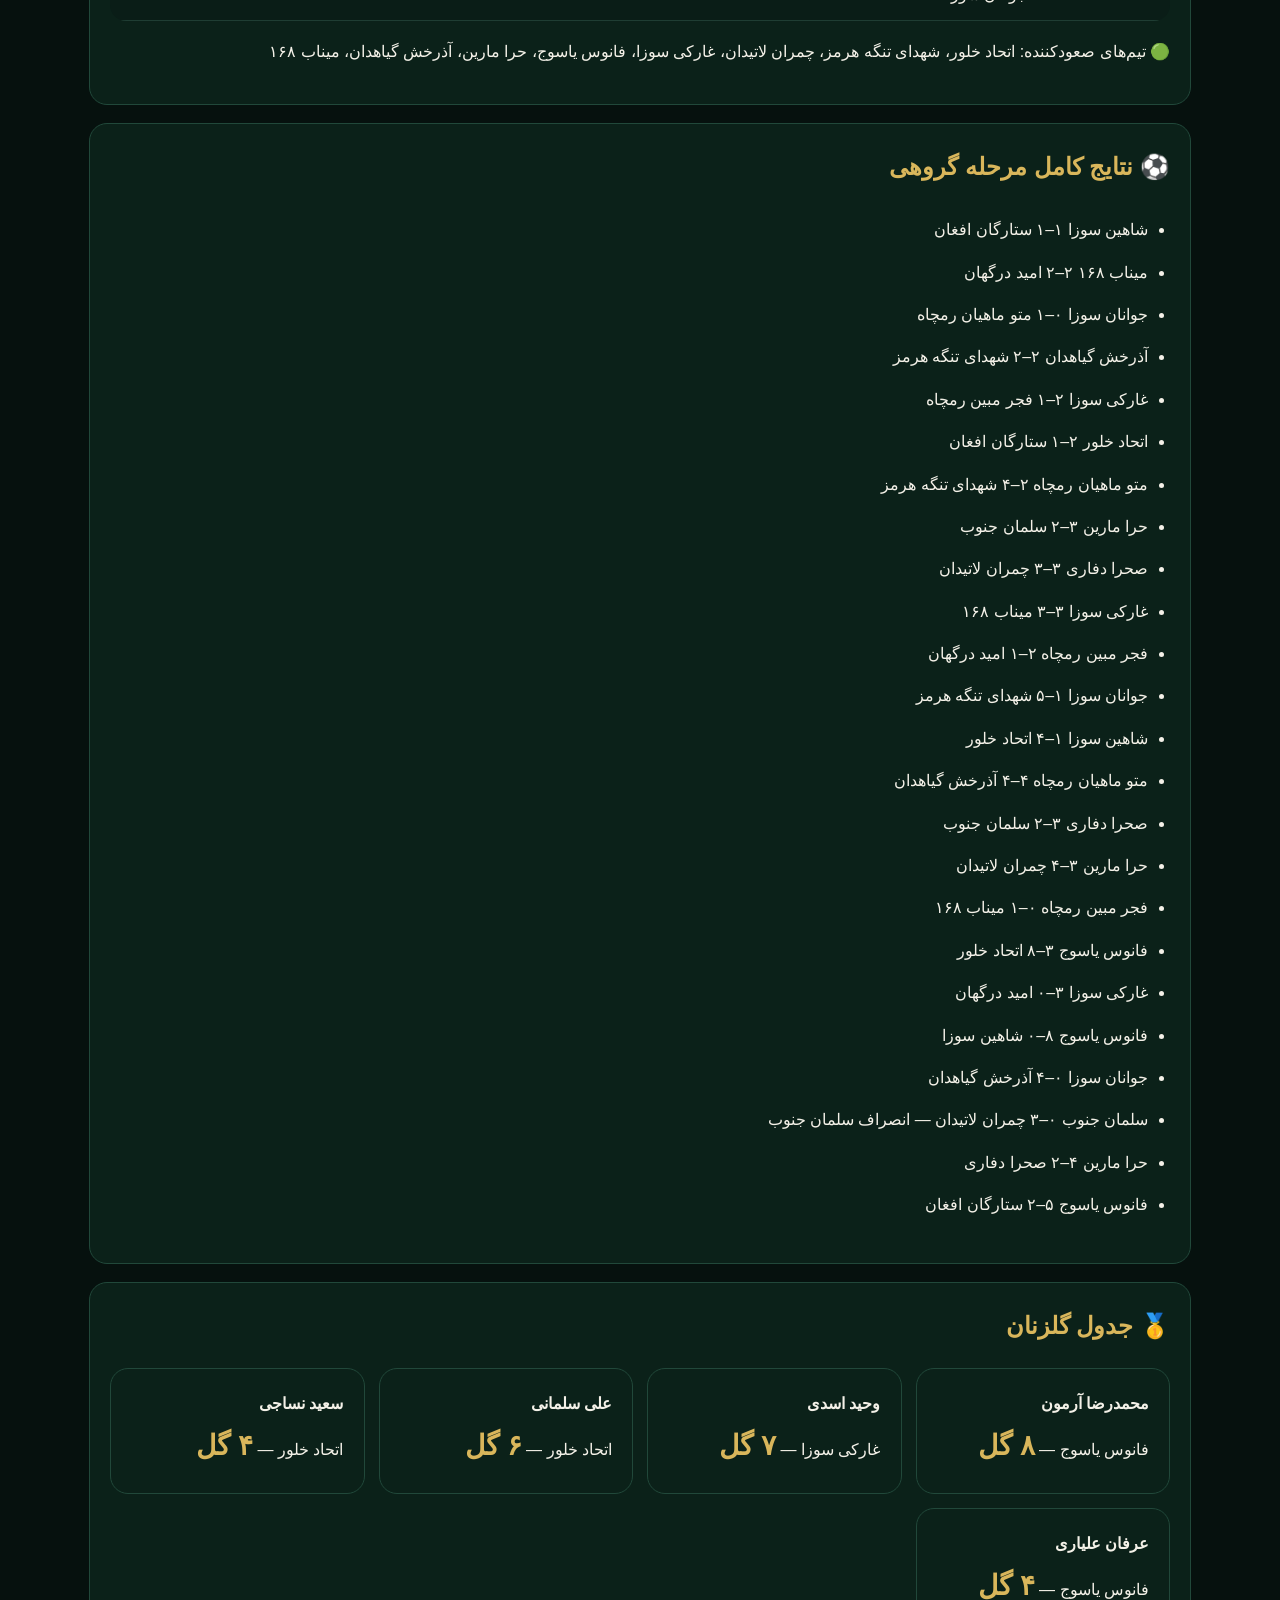
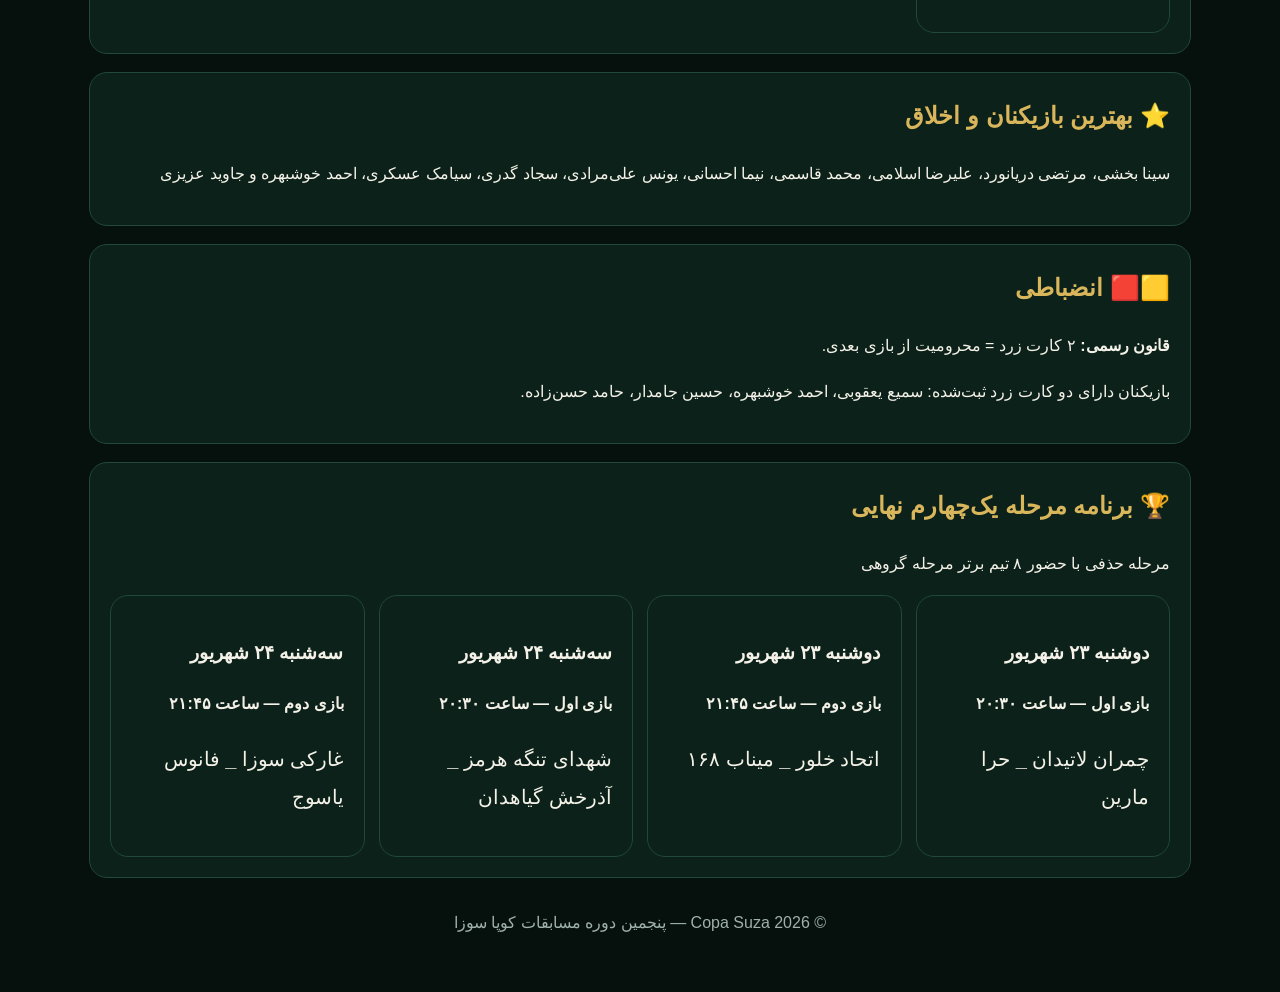
<file: index-copa-suza-clean.html>
<!doctype html>
<html lang="fa" dir="rtl">
<head>
<meta charset="utf-8">
<meta name="viewport" content="width=device-width,initial-scale=1">
<title>کوپا سوزا ۲۰۲۶ | پنجمین دوره مسابقات</title>
<style>
*{box-sizing:border-box} body{margin:0;background:#06110e;color:#f4f1e8;font-family:Tahoma,Arial,sans-serif;line-height:1.9}
.wrap{max-width:1150px;margin:auto;padding:24px}
header{background:linear-gradient(135deg,#0b2b21,#071813);border:1px solid #b99a45;border-radius:24px;padding:30px;text-align:center;margin-bottom:22px}
h1,h2{color:#d9b65b} h1{font-size:32px;margin:0 0 8px} h2{margin-top:0}
.grid{display:grid;grid-template-columns:repeat(auto-fit,minmax(220px,1fr));gap:14px}
.card{background:#0b2119;border:1px solid #21483a;border-radius:18px;padding:20px}
.stat{font-size:28px;color:#d9b65b;font-weight:bold}
table{width:100%;border-collapse:collapse;background:#0a1d17;border-radius:16px;overflow:hidden}
th,td{padding:10px 7px;border-bottom:1px solid #1f3d33;text-align:center}
th{background:#12372b;color:#d9b65b;position:sticky;top:0}
tr:nth-child(-n+8) td:first-child{color:#7ee2a8;font-weight:bold}
ul{padding-right:22px} li{padding:6px 0}
.badge{display:inline-block;padding:5px 12px;border-radius:20px;background:#12372b;color:#d9b65b}
footer{text-align:center;color:#9fb1aa;padding:30px 0}
@media(max-width:650px){.wrap{padding:12px}h1{font-size:24px}table{font-size:12px}th,td{padding:7px 3px}}
</style>
</head>
<body>
<div class="wrap">
<header>
<h1>🏆 پنجمین دوره مسابقات کوپا سوزا</h1>
<p>مرحله گروهی به پایان رسید • ۱۶ تیم • صعود ۸ تیم برتر</p>
<span class="badge">جدول بر اساس امتیاز → تفاضل گل → گل زده</span>
</header><nav class="card" style="margin-bottom:18px;text-align:center">
<a href="#table" style="margin:8px;display:inline-block;color:#d9b65b">📊 جدول</a>
<a href="#matches" style="margin:8px;display:inline-block;color:#d9b65b">⚽ نتایج</a>
<a href="#scorers" style="margin:8px;display:inline-block;color:#d9b65b">🥇 گلزنان</a>
<a href="#quarter-finals" style="margin:8px;display:inline-block;color:#d9b65b">🏆 یک‌چهارم نهایی</a>
<a href="#discipline" style="margin:8px;display:inline-block;color:#d9b65b">🟨 انضباطی</a>
</nav>

<section class="grid">
<div class="card"><div class="stat">۲۴</div>بازی ثبت‌شده</div>
<div class="card"><div class="stat">۱۱۴</div>گل زده‌شده</div>
<div class="card"><div class="stat">۴.۷۵</div>میانگین گل در بازی</div>
<div class="card"><div class="stat">۶۲</div>کارت زرد</div>
<div class="card"><div class="stat">۴</div>کارت قرمز</div>
<div class="card"><div class="stat">۷</div>بازی مساوی</div>
</section>

<section class="card" style="margin-top:18px">
<h2 id="table">📊 جدول نهایی مرحله گروهی</h2>
<div style="overflow-x:auto">
<table>
<thead><tr><th>رتبه</th><th>تیم</th><th>بازی</th><th>برد</th><th>مساوی</th><th>باخت</th><th>گل زده</th><th>گل خورده</th><th>تفاضل</th><th>امتیاز</th></tr></thead>
<tbody><tr><td>1</td><td>اتحاد خلور</td><td>3</td><td>3</td><td>0</td><td>0</td><td>14</td><td>5</td><td>+9</td><td><b>9</b></td></tr><tr><td>2</td><td>شهدای تنگه هرمز</td><td>3</td><td>2</td><td>1</td><td>0</td><td>11</td><td>5</td><td>+6</td><td><b>7</b></td></tr><tr><td>3</td><td>چمران لاتیدان</td><td>3</td><td>2</td><td>1</td><td>0</td><td>10</td><td>6</td><td>+4</td><td><b>7</b></td></tr><tr><td>4</td><td>غارکی سوزا</td><td>3</td><td>2</td><td>1</td><td>0</td><td>8</td><td>4</td><td>+4</td><td><b>7</b></td></tr><tr><td>5</td><td>فانوس یاسوج</td><td>3</td><td>2</td><td>0</td><td>1</td><td>16</td><td>10</td><td>+6</td><td><b>6</b></td></tr><tr><td>6</td><td>حرا مارین</td><td>3</td><td>2</td><td>0</td><td>1</td><td>10</td><td>8</td><td>+2</td><td><b>6</b></td></tr><tr><td>7</td><td>آذرخش گیاهدان</td><td>3</td><td>1</td><td>2</td><td>0</td><td>10</td><td>6</td><td>+4</td><td><b>5</b></td></tr><tr><td>8</td><td>میناب ۱۶۸</td><td>3</td><td>1</td><td>2</td><td>0</td><td>6</td><td>5</td><td>+1</td><td><b>5</b></td></tr><tr><td>9</td><td>صحرا دفاری</td><td>3</td><td>1</td><td>1</td><td>1</td><td>8</td><td>9</td><td>-1</td><td><b>4</b></td></tr><tr><td>10</td><td>متو ماهیان رمچاه</td><td>3</td><td>1</td><td>1</td><td>1</td><td>7</td><td>8</td><td>-1</td><td><b>4</b></td></tr><tr><td>11</td><td>فجر مبین رمچاه</td><td>3</td><td>1</td><td>0</td><td>2</td><td>3</td><td>4</td><td>-1</td><td><b>3</b></td></tr><tr><td>12</td><td>ستارگان افغان</td><td>3</td><td>0</td><td>1</td><td>2</td><td>4</td><td>8</td><td>-4</td><td><b>1</b></td></tr><tr><td>13</td><td>امید درگهان</td><td>3</td><td>0</td><td>1</td><td>2</td><td>3</td><td>7</td><td>-4</td><td><b>1</b></td></tr><tr><td>14</td><td>شاهین سوزا</td><td>3</td><td>0</td><td>1</td><td>2</td><td>2</td><td>13</td><td>-11</td><td><b>1</b></td></tr><tr><td>15</td><td>سلمان جنوب</td><td>3</td><td>0</td><td>0</td><td>3</td><td>4</td><td>9</td><td>-5</td><td><b>0</b></td></tr><tr><td>16</td><td>جوانان سوزا</td><td>3</td><td>0</td><td>0</td><td>3</td><td>1</td><td>10</td><td>-9</td><td><b>0</b></td></tr></tbody>
</table>
</div>
<p>🟢 تیم‌های صعودکننده: اتحاد خلور، شهدای تنگه هرمز، چمران لاتیدان، غارکی سوزا، فانوس یاسوج، حرا مارین، آذرخش گیاهدان، میناب ۱۶۸</p>
</section>

<section class="card" style="margin-top:18px">
<h2 id="matches">⚽ نتایج کامل مرحله گروهی</h2>
<ul><li>شاهین سوزا ۱–۱ ستارگان افغان</li><li>میناب ۱۶۸ ۲–۲ امید درگهان</li><li>جوانان سوزا ۰–۱ متو ماهیان رمچاه</li><li>آذرخش گیاهدان ۲–۲ شهدای تنگه هرمز</li><li>غارکی سوزا ۲–۱ فجر مبین رمچاه</li><li>اتحاد خلور ۲–۱ ستارگان افغان</li><li>متو ماهیان رمچاه ۲–۴ شهدای تنگه هرمز</li><li>حرا مارین ۳–۲ سلمان جنوب</li><li>صحرا دفاری ۳–۳ چمران لاتیدان</li><li>غارکی سوزا ۳–۳ میناب ۱۶۸</li><li>فجر مبین رمچاه ۲–۱ امید درگهان</li><li>جوانان سوزا ۱–۵ شهدای تنگه هرمز</li><li>شاهین سوزا ۱–۴ اتحاد خلور</li><li>متو ماهیان رمچاه ۴–۴ آذرخش گیاهدان</li><li>صحرا دفاری ۳–۲ سلمان جنوب</li><li>حرا مارین ۳–۴ چمران لاتیدان</li><li>فجر مبین رمچاه ۰–۱ میناب ۱۶۸</li><li>فانوس یاسوج ۳–۸ اتحاد خلور</li><li>غارکی سوزا ۳–۰ امید درگهان</li><li>فانوس یاسوج ۸–۰ شاهین سوزا</li><li>جوانان سوزا ۰–۴ آذرخش گیاهدان</li><li>سلمان جنوب ۰–۳ چمران لاتیدان — انصراف سلمان جنوب</li><li>حرا مارین ۴–۲ صحرا دفاری</li><li>فانوس یاسوج ۵–۲ ستارگان افغان</li></ul>
</section>

<section class="card" style="margin-top:18px">
<h2 id="scorers">🥇 جدول گلزنان</h2>
<div class="grid">
<div class="card"><b>محمدرضا آرمون</b><br>فانوس یاسوج — <span class="stat">۸ گل</span></div>
<div class="card"><b>وحید اسدی</b><br>غارکی سوزا — <span class="stat">۷ گل</span></div>
<div class="card"><b>علی سلمانی</b><br>اتحاد خلور — <span class="stat">۶ گل</span></div>
<div class="card"><b>سعید نساجی</b><br>اتحاد خلور — <span class="stat">۴ گل</span></div>
<div class="card"><b>عرفان علیاری</b><br>فانوس یاسوج — <span class="stat">۴ گل</span></div>
</div>
</section>

<section class="card" style="margin-top:18px">
<h2>⭐ بهترین بازیکنان و اخلاق</h2>
<p>سینا بخشی، مرتضی دریانورد، علیرضا اسلامی، محمد قاسمی، نیما احسانی، یونس علی‌مرادی، سجاد گدری، سیامک عسکری، احمد خوشبهره و جاوید عزیزی</p>
</section>

<section class="card" style="margin-top:18px">
<h2 id="discipline">🟨🟥 انضباطی</h2>
<p><b>قانون رسمی:</b> ۲ کارت زرد = محرومیت از بازی بعدی.</p>
<p>بازیکنان دارای دو کارت زرد ثبت‌شده: سمیع یعقوبی، احمد خوشبهره، حسین جامدار، حامد حسن‌زاده.</p>
</section>



<section class="card" style="margin-top:18px" id="quarter-finals">
<h2>🏆 برنامه مرحله یک‌چهارم نهایی</h2>
<p>مرحله حذفی با حضور ۸ تیم برتر مرحله گروهی</p>

<div class="grid">
  <article class="card">
    <h3>دوشنبه ۲۳ شهریور</h3>
    <p><b>بازی اول — ساعت ۲۰:۳۰</b></p>
    <p style="font-size:20px">چمران لاتیدان <strong>_</strong> حرا مارین</p>
  </article>

  <article class="card">
    <h3>دوشنبه ۲۳ شهریور</h3>
    <p><b>بازی دوم — ساعت ۲۱:۴۵</b></p>
    <p style="font-size:20px">اتحاد خلور <strong>_</strong> میناب ۱۶۸</p>
  </article>

  <article class="card">
    <h3>سه‌شنبه ۲۴ شهریور</h3>
    <p><b>بازی اول — ساعت ۲۰:۳۰</b></p>
    <p style="font-size:20px">شهدای تنگه هرمز <strong>_</strong> آذرخش گیاهدان</p>
  </article>

  <article class="card">
    <h3>سه‌شنبه ۲۴ شهریور</h3>
    <p><b>بازی دوم — ساعت ۲۱:۴۵</b></p>
    <p style="font-size:20px">غارکی سوزا <strong>_</strong> فانوس یاسوج</p>
  </article>
</div>
</section>




<footer>© Copa Suza 2026 — پنجمین دوره مسابقات کوپا سوزا</footer>
</div>
</body>
</html>
</file>
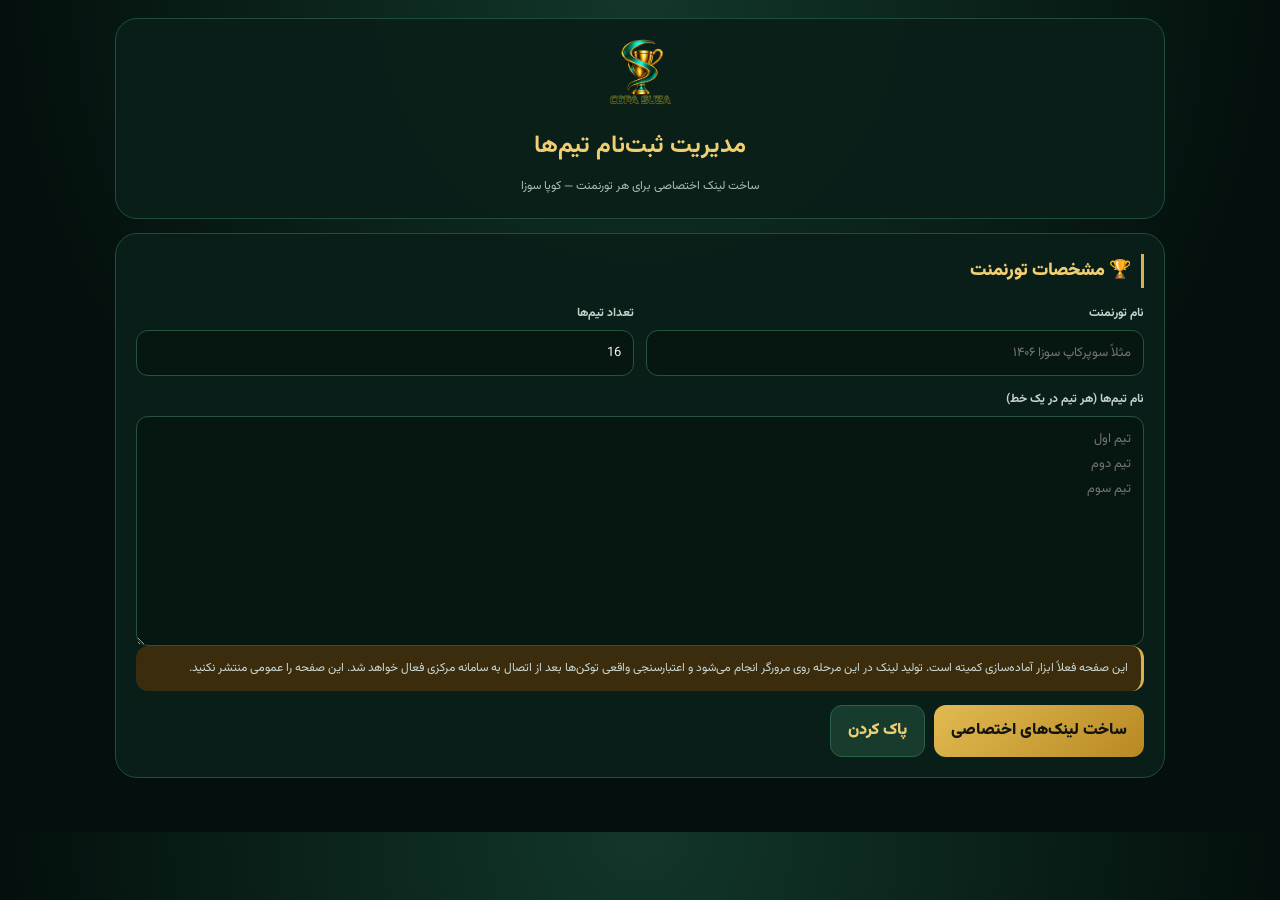
<file: registration-manager.html>
<!doctype html>
<html lang="fa" dir="rtl">
<head>
<meta charset="utf-8">
<meta name="viewport" content="width=device-width,initial-scale=1">
<meta name="theme-color" content="#06110e">
<title>مدیریت ثبت‌نام تیم‌ها | کوپا سوزا</title>
<link rel="preconnect" href="https://fonts.googleapis.com">
<link rel="preconnect" href="https://fonts.gstatic.com" crossorigin>
<link href="https://fonts.googleapis.com/css2?family=Vazirmatn:wght@100..900&display=swap" rel="stylesheet">
<style>
:root{--bg:#04100d;--card:#0a2119;--line:#214d3b;--gold:#d8b24e;--gold2:#f0cf73;--text:#f5f1e7;--muted:#aebcb5}
*{box-sizing:border-box}body{margin:0;background:radial-gradient(circle at 50% 0,#12372a,#04100d 60%);color:var(--text);font-family:Vazirmatn,Tahoma,sans-serif;line-height:1.9}.wrap{width:min(1050px,calc(100% - 24px));margin:auto;padding:18px 0 40px}
header,.card{background:rgba(10,31,24,.96);border:1px solid var(--line);border-radius:22px;padding:20px;margin-bottom:14px}header{text-align:center}header img{width:68px;height:68px;object-fit:contain}h1{font-size:24px;margin:5px 0;color:var(--gold2)}header p{margin:0;color:var(--muted);font-size:12px}.title{color:var(--gold2);font-size:18px;font-weight:900;margin:0 0 14px;border-right:3px solid var(--gold);padding-right:10px}
.grid{display:grid;grid-template-columns:1fr 1fr;gap:12px}.field{display:flex;flex-direction:column;gap:5px}.field.full{grid-column:1/-1}label{font-size:12px;color:#c9d3ce;font-weight:700}input,textarea{width:100%;background:#061711;border:1px solid #28533f;color:var(--text);border-radius:12px;padding:10px 12px;font:inherit;font-size:13px;outline:none}textarea{min-height:230px;resize:vertical}input:focus,textarea:focus{border-color:var(--gold)}
.notice{background:#0d3024;border-right:3px solid var(--gold);border-radius:12px;padding:11px 13px;font-size:12px;color:#cbd8d2;margin-bottom:14px}.warn{background:#3a2c0d}.actions{display:flex;gap:9px;flex-wrap:wrap;margin-top:14px}.btn{border:0;background:linear-gradient(135deg,#e1ba51,#b88924);color:#10130f;font:inherit;font-weight:900;border-radius:12px;padding:10px 17px;cursor:pointer}.btn.secondary{background:#173b2d;color:#f0cf73;border:1px solid #2b624b}.small{font-size:11px;color:#91a69c}
.table-wrap{overflow:auto;margin-top:15px}table{width:100%;border-collapse:collapse;min-width:760px}th,td{padding:9px 8px;border-bottom:1px solid #17372d;text-align:center;font-size:12px}th{background:#123a2c;color:var(--gold2)}code{color:var(--gold2);direction:ltr;display:inline-block}.copy{padding:6px 10px;border:1px solid #35684f;background:#102d22;color:#f0cf73;border-radius:8px;cursor:pointer;font:inherit;font-size:11px}
@media(max-width:650px){.grid{grid-template-columns:1fr}.field.full{grid-column:auto}header,.card{padding:14px 11px}h1{font-size:21px}.table-wrap{margin-left:-2px;margin-right:-2px}}
</style>
</head>
<body>
<div class="wrap">
<header>
<img src="copa-suza-logo.png" alt="لوگوی کوپا سوزا">
<h1>مدیریت ثبت‌نام تیم‌ها</h1>
<p>ساخت لینک اختصاصی برای هر تورنمنت — کوپا سوزا</p>
</header>

<section class="card">
<h2 class="title">🏆 مشخصات تورنمنت</h2>
<div class="grid">
<div class="field"><label>نام تورنمنت</label><input id="edition" placeholder="مثلاً سوپرکاپ سوزا ۱۴۰۶"></div>
<div class="field"><label>تعداد تیم‌ها</label><input id="count" type="number" min="1" max="64" value="16"></div>
<div class="field full"><label>نام تیم‌ها (هر تیم در یک خط)</label><textarea id="teams" placeholder="تیم اول
تیم دوم
تیم سوم"></textarea></div>
</div>
<div class="notice warn">این صفحه فعلاً ابزار آماده‌سازی کمیته است. تولید لینک در این مرحله روی مرورگر انجام می‌شود و اعتبارسنجی واقعی توکن‌ها بعد از اتصال به سامانه مرکزی فعال خواهد شد. این صفحه را عمومی منتشر نکنید.</div>
<div class="actions">
<button class="btn" id="generate">ساخت لینک‌های اختصاصی</button>
<button class="btn secondary" id="clear">پاک کردن</button>
</div>
</section>

<section class="card" id="resultCard" style="display:none">
<h2 class="title">🔗 لینک‌های آماده ارسال</h2>
<div class="small" id="summary"></div>
<div class="table-wrap"><table><thead><tr><th>ردیف</th><th>نام تیم</th><th>کد اختصاصی</th><th>لینک</th><th>عملیات</th></tr></thead><tbody id="result"></tbody></table></div>
<div class="actions">
<button class="btn" id="copyAll">کپی همه لینک‌ها</button>
<button class="btn secondary" id="downloadCsv">دریافت فایل CSV</button>
</div>
</section>
</div>

<script>
const fa=n=>String(n).replace(/\d/g,d=>'۰۱۲۳۴۵۶۷۸۹'[d]);
const result=document.getElementById('result');
const resultCard=document.getElementById('resultCard');
const summary=document.getElementById('summary');
let generated=[];

function randomToken(){
  const chars='ABCDEFGHJKLMNPQRSTUVWXYZ23456789';
  let s='KS-';
  for(let i=0;i<8;i++) s+=chars[Math.floor(Math.random()*chars.length)];
  return s;
}
function makeLink(team,token){
  return new URL('team-register.html?team='+encodeURIComponent(team)+'&token='+encodeURIComponent(token),location.href).href;
}
function escapeHtml(s){return s.replace(/[&<>"']/g,c=>({'&':'&amp;','<':'&lt;','>':'&gt;','"':'&quot;',"'":'&#39;'}[c]));}

document.getElementById('generate').onclick=()=>{
  const edition=document.getElementById('edition').value.trim()||'تورنمنت کوپا سوزا';
  const names=document.getElementById('teams').value.split(/\r?\n/).map(x=>x.trim()).filter(Boolean);
  const wanted=Math.max(1,Math.min(64,parseInt(document.getElementById('count').value,10)||names.length||1));
  if(!names.length){alert('حداقل نام یک تیم را وارد کنید.');return;}
  if(names.length>wanted){alert('تعداد نام تیم‌ها از تعداد تعیین‌شده بیشتر است.');return;}
  if(names.length<wanted){alert('تعداد نام تیم‌ها با تعداد تیم‌ها برابر نیست.');return;}
  generated=names.map((team,i)=>({row:i+1,team,token:randomToken(),link:makeLink(team,randomToken())}));
  // regenerate token/link consistently
  generated=generated.map(x=>{const token=randomToken();return {...x,token,link:makeLink(x.team,token)};});
  result.innerHTML=generated.map(x=>'<tr><td>'+fa(x.row)+'</td><td>'+escapeHtml(x.team)+'</td><td><code>'+x.token+'</code></td><td><a href="'+x.link+'" target="_blank" rel="noopener">باز کردن فرم</a></td><td><button class="copy" data-link="'+encodeURIComponent(x.link)+'">کپی لینک</button></td></tr>').join('');
  summary.textContent='تورنمنت: '+edition+' | تعداد تیم‌ها: '+fa(generated.length)+' | لینک‌ها آماده ارسال به سرپرستان هستند.';
  resultCard.style.display='block';
  result.querySelectorAll('.copy').forEach(btn=>btn.onclick=()=>navigator.clipboard.writeText(decodeURIComponent(btn.dataset.link)).then(()=>{btn.textContent='کپی شد ✓';setTimeout(()=>btn.textContent='کپی لینک',1200)}));
};

document.getElementById('copyAll').onclick=()=>{
  const text=generated.map(x=>x.team+'\n'+x.link).join('\n\n');
  navigator.clipboard.writeText(text).then(()=>alert('همه لینک‌ها کپی شد.'));
};
document.getElementById('downloadCsv').onclick=()=>{
  const rows=[['ردیف','نام تیم','کد اختصاصی','لینک'],...generated.map(x=>[x.row,x.team,x.token,x.link])];
  const csv='\\ufeff'+rows.map(r=>r.map(v=>'"'+String(v).replace(/"/g,'""')+'"').join(',')).join('\n');
  const blob=new Blob([csv],{type:'text/csv;charset=utf-8'});
  const a=document.createElement('a');a.href=URL.createObjectURL(blob);a.download='لینک-ثبت-نام-تیم‌ها.csv';a.click();URL.revokeObjectURL(a.href);
};
document.getElementById('clear').onclick=()=>{
  document.getElementById('edition').value='';
  document.getElementById('teams').value='';
  result.innerHTML='';generated=[];resultCard.style.display='none';
};
</script>
</body>
</html>
</file>
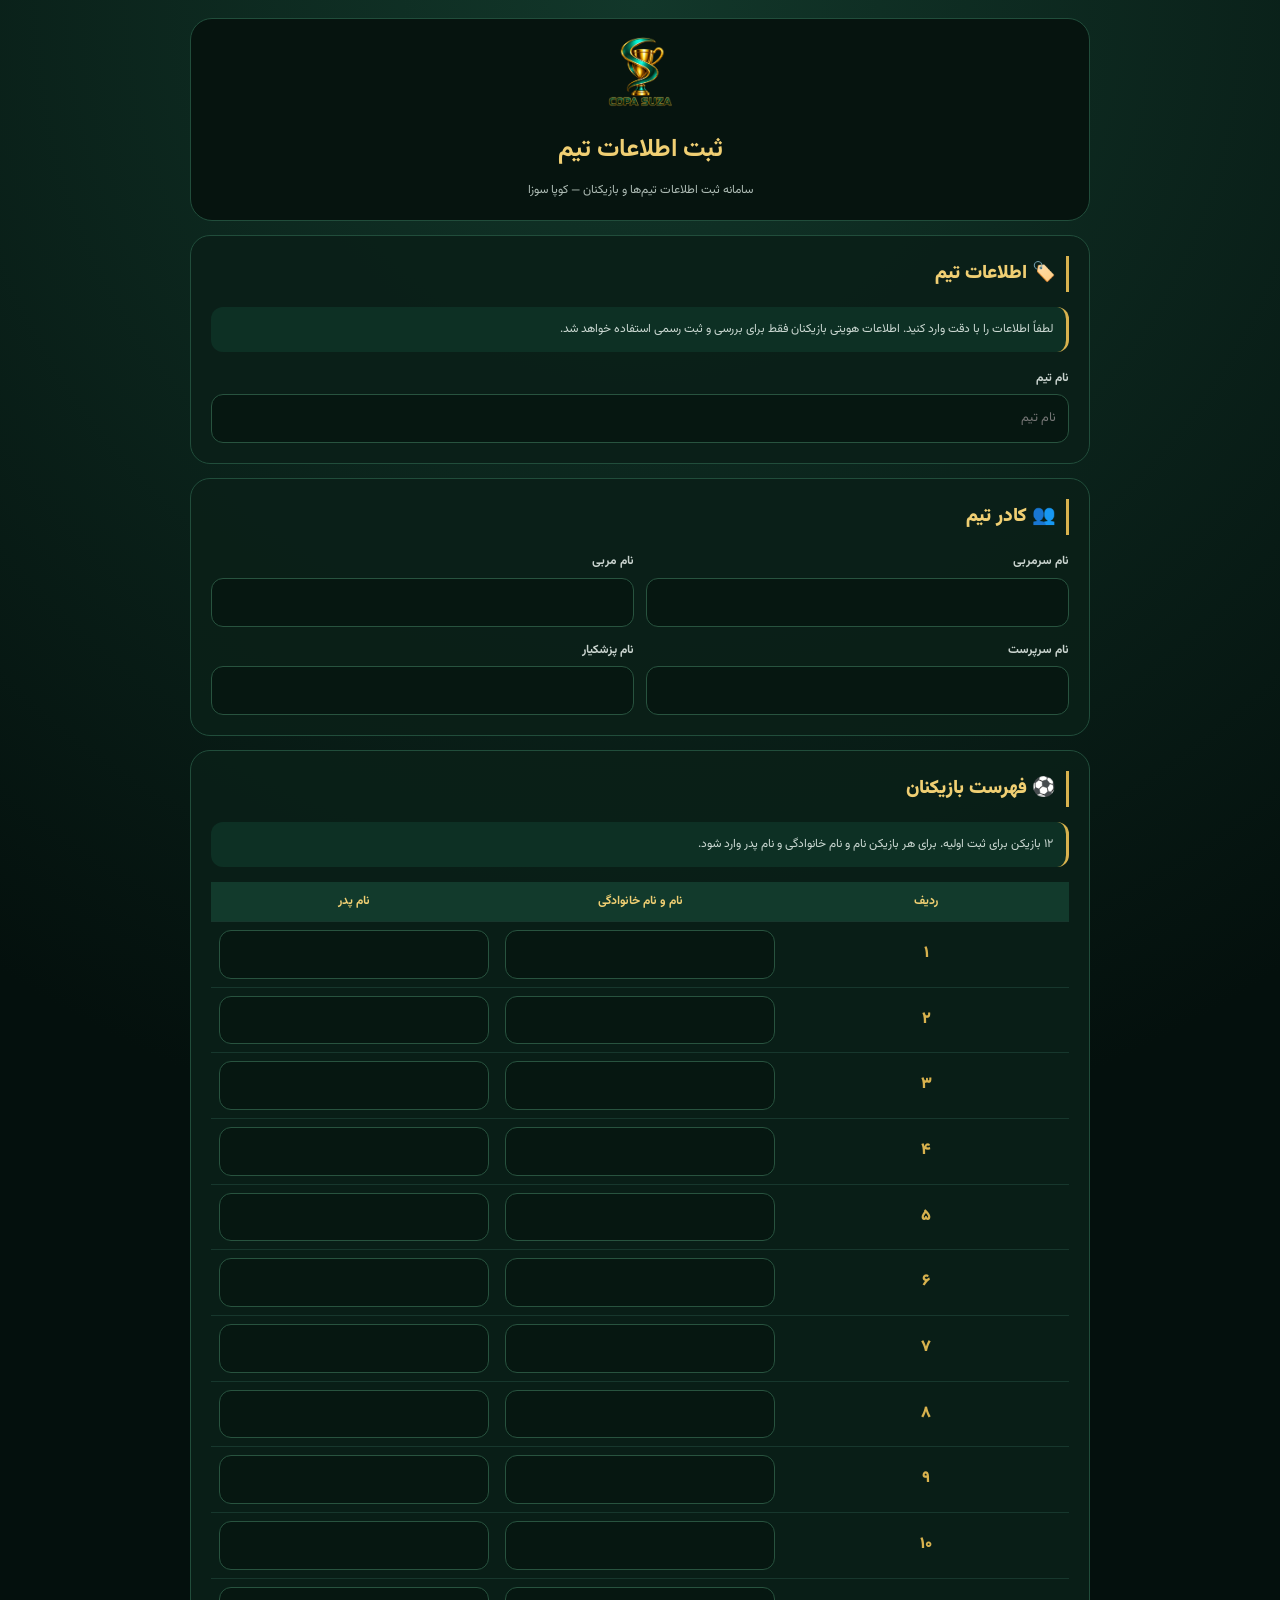
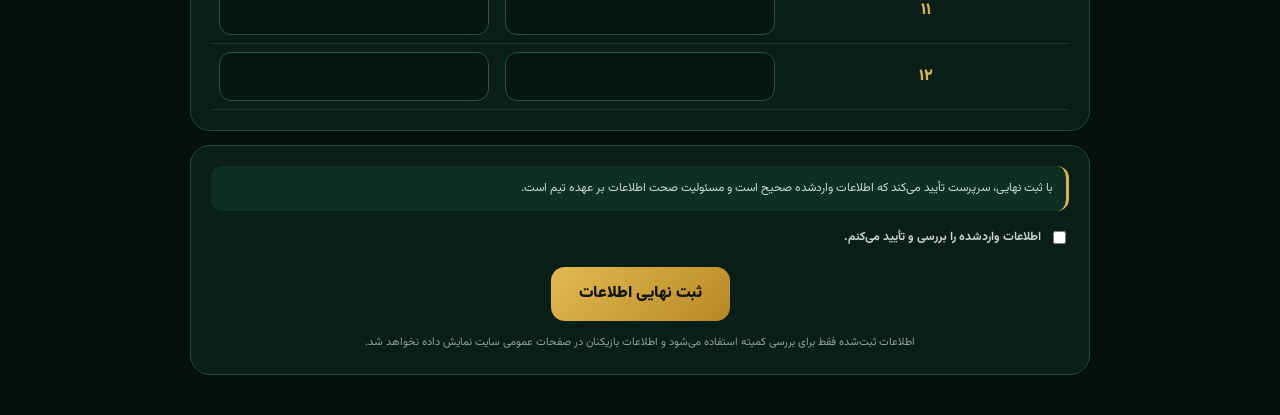
<file: team-register.html>
<!doctype html>
<html lang="fa" dir="rtl">
<head>
<meta charset="utf-8">
<meta name="viewport" content="width=device-width,initial-scale=1">
<meta name="theme-color" content="#06110e">
<title>ثبت اطلاعات تیم | کوپا سوزا</title>
<link rel="preconnect" href="https://fonts.googleapis.com">
<link rel="preconnect" href="https://fonts.gstatic.com" crossorigin>
<link href="https://fonts.googleapis.com/css2?family=Vazirmatn:wght@100..900&display=swap" rel="stylesheet">
<style>
:root{--bg:#04100d;--card:#0a2119;--line:#214d3b;--gold:#d8b24e;--gold2:#f0cf73;--text:#f5f1e7;--muted:#aebcb5}
*{box-sizing:border-box}body{margin:0;background:radial-gradient(circle at 50% 0,#12372a,#04100d 55%);color:var(--text);font-family:Vazirmatn,Tahoma,sans-serif;line-height:1.9}.wrap{width:min(900px,calc(100% - 24px));margin:auto;padding:18px 0 40px}
header{background:#06140f;border:1px solid var(--line);border-radius:22px;padding:18px;text-align:center;margin-bottom:14px}header img{width:72px;height:72px;object-fit:contain}h1{font-size:25px;margin:5px 0;color:var(--gold2)}header p{margin:0;color:var(--muted);font-size:12px}
.card{background:rgba(10,31,24,.94);border:1px solid var(--line);border-radius:20px;padding:20px;margin-top:14px}.title{color:var(--gold2);font-size:19px;font-weight:900;margin:0 0 15px;border-right:3px solid var(--gold);padding-right:10px}
.grid{display:grid;grid-template-columns:repeat(2,1fr);gap:12px}.field{display:flex;flex-direction:column;gap:5px}.field.full{grid-column:1/-1}label{font-size:12px;color:#c9d3ce;font-weight:700}input{width:100%;background:#061711;border:1px solid #28533f;color:var(--text);border-radius:12px;padding:11px 12px;font:inherit;font-size:13px;outline:none}input:focus{border-color:var(--gold)}input[readonly]{background:#0c2a20;color:var(--gold2)}
.notice{background:#0d3024;border-right:3px solid var(--gold);border-radius:12px;padding:11px 13px;font-size:12px;color:#cbd8d2;margin-bottom:15px}
.players{width:100%;overflow:visible}.players table{width:100%;border-collapse:collapse;table-layout:fixed}.players th,.players td{padding:8px;border-bottom:1px solid #17372d;text-align:center}.players th{background:#123a2c;color:var(--gold2);font-size:12px}.players td input{width:100%;min-width:0}.players td:first-child{width:40px;color:var(--gold);font-weight:900}
.actions{text-align:center;margin-top:18px}.submit{border:0;background:linear-gradient(135deg,#e1ba51,#b88924);color:#10130f;font:inherit;font-weight:900;border-radius:14px;padding:12px 28px;cursor:pointer}.submit:disabled{opacity:.55;cursor:not-allowed}.privacy{font-size:11px;color:#8fa39a;text-align:center;margin-top:12px}
.status{display:none;margin-top:15px;border-radius:12px;padding:12px;text-align:center}.status.show{display:block}.status.warn{background:#3a2c0d;color:#f0cf73}.status.ok{background:#0d3024;color:#9be5b8}.status.error{background:#3b1717;color:#ffb3b3}
.meta{font-size:11px;color:#91a69c;margin-top:7px;text-align:center}
@media(max-width:620px){
  .grid{grid-template-columns:1fr}.field.full{grid-column:auto}.card{padding:13px 10px}h1{font-size:21px}
  .players table,.players tbody,.players tr,.players td{display:block;width:100%}
  .players thead{display:none}
  .players tr{background:#061711;border:1px solid #214d3b;border-radius:14px;margin-bottom:12px;padding:9px 8px}
  .players td{border:0;padding:5px 0;text-align:right}
  .players td:first-child{width:auto;text-align:right;color:var(--gold2);font-weight:900;font-size:13px;border-bottom:1px solid #17372d;padding-bottom:8px;margin-bottom:5px}
  .players td:first-child::before{content:'بازیکن ';color:var(--muted);font-weight:700}
  .players td:not(:first-child){display:grid;grid-template-columns:88px 1fr;gap:7px;align-items:center}
  .players td:nth-child(2)::before{content:'نام و نام خانوادگی';}
  .players td:nth-child(3)::before{content:'نام پدر';}
  .players td:not(:first-child)::before{color:#aebcb5;font-size:11px;font-weight:700}
  .players td input{width:100%;min-width:0;padding:9px 10px;font-size:13px}
}
</style>
</head>
<body>
<div class="wrap">
<header>
<img src="copa-suza-logo.png" alt="لوگوی کوپا سوزا">
<h1>ثبت اطلاعات تیم</h1>
<p>سامانه ثبت اطلاعات تیم‌ها و بازیکنان — کوپا سوزا</p>
</header>

<form id="team-form" novalidate>
<section class="card">
<h2 class="title">🏷️ اطلاعات تیم</h2>
<div class="notice">لطفاً اطلاعات را با دقت وارد کنید. اطلاعات هویتی بازیکنان فقط برای بررسی و ثبت رسمی استفاده خواهد شد.</div>
<div class="grid">
<div class="field full"><label>نام تیم</label><input id="teamName" name="teamName" required placeholder="نام تیم"></div>
</div>
</section>

<section class="card">
<h2 class="title">👥 کادر تیم</h2>
<div class="grid">
<div class="field"><label>نام سرمربی</label><input name="headCoach" required></div>
<div class="field"><label>نام مربی</label><input name="coach" required></div>
<div class="field"><label>نام سرپرست</label><input name="manager" required></div>
<div class="field"><label>نام پزشکیار</label><input name="medic" required></div>
</div>
</section>

<section class="card">
<h2 class="title">⚽ فهرست بازیکنان</h2>
<div class="notice">۱۲ بازیکن برای ثبت اولیه. برای هر بازیکن نام و نام خانوادگی و نام پدر وارد شود.</div>
<div class="players"><table><thead><tr><th>ردیف</th><th>نام و نام خانوادگی</th><th>نام پدر</th></tr></thead><tbody id="players"></tbody></table></div>
</section>

<section class="card">
<div class="notice">با ثبت نهایی، سرپرست تأیید می‌کند که اطلاعات واردشده صحیح است و مسئولیت صحت اطلاعات بر عهده تیم است.</div>
<label style="display:flex;gap:8px;align-items:center"><input type="checkbox" id="confirm" style="width:auto" required> اطلاعات واردشده را بررسی و تأیید می‌کنم.</label>
<div class="actions"><button class="submit" id="submit" type="submit">ثبت نهایی اطلاعات</button></div>
<div class="status" id="status"></div>
<div class="meta" id="meta"></div>
<div class="privacy">اطلاعات ثبت‌شده فقط برای بررسی کمیته استفاده می‌شود و اطلاعات بازیکنان در صفحات عمومی سایت نمایش داده نخواهد شد.</div>
</section>
</form>
</div>

<script>
/*
  اتصال به سامانه ثبت‌نام کوپا سوزا
*/
const TEAM_FORM_ENDPOINT = 'https://script.google.com/macros/s/AKfycbwww-GFFwYWkXm1uR0YJ0Bvd7LYy9HLv5x-A0uhFMcwH1fG8uCpbpFehqXvE_KFE4Xc/exec';

const fa=n=>String(n).replace(/\d/g,d=>'۰۱۲۳۴۵۶۷۸۹'[d]);
const en=n=>String(n).replace(/[۰-۹]/g,d=>'۰۱۲۳۴۵۶۷۸۹'.indexOf(d));
const qs=new URLSearchParams(location.search);
const team=qs.get('team');
const token=qs.get('token');
const testMode=qs.get('test')==='1';
const teamInput=document.getElementById('teamName');
if(team){teamInput.value=team;teamInput.readOnly=true}

const tbody=document.getElementById('players');
for(let i=1;i<=12;i++){
  tbody.insertAdjacentHTML('beforeend',`<tr>
    <td>${fa(i)}</td>
    <td><input name="player_${i}_name" required></td>
    <td><input name="player_${i}_father" required></td>
  </tr>`);
}

function buildPayload(form){
  const data=new FormData(form);
  const players=[];
  for(let i=1;i<=12;i++){
    players.push({
      row:i,
      full_name:data.get(`player_${i}_name`).trim(),
      father_name:data.get(`player_${i}_father`).trim()
    });
  }
  return {
    access_token:token||null,
    team_name:data.get('teamName').trim(),
    head_coach:data.get('headCoach').trim(),
    coach:data.get('coach').trim(),
    manager:data.get('manager').trim(),
    medic:data.get('medic').trim(),
    players,
    submitted_at:new Date().toISOString()
  };
}

const form=document.getElementById('team-form');
const status=document.getElementById('status');
const meta=document.getElementById('meta');
const button=document.getElementById('submit');

form.addEventListener('submit',async e=>{
  e.preventDefault();
  status.className='status';
  meta.textContent='';

  if(!form.checkValidity()){
    form.reportValidity();
    return;
  }



  const payload=buildPayload(form);

  button.disabled=true;
  button.textContent='در حال ارسال...';

  try{
    const response=await fetch(TEAM_FORM_ENDPOINT,{
      method:'POST',
      headers:{'Content-Type':'text/plain;charset=utf-8'},
      body:JSON.stringify(payload)
    });
    const result=await response.json().catch(()=>({}));
    if(!response.ok) throw new Error(result.message||'ارسال اطلاعات ناموفق بود.');

    status.className='status show ok';
    status.textContent=result.message||'اطلاعات تیم با موفقیت ثبت شد.';
    if(result.reference) meta.textContent='کد پیگیری: '+result.reference;
    form.reset();
    if(team){teamInput.value=team;teamInput.readOnly=true}
  }catch(err){
    status.className='status show error';
    status.textContent=err.message||'خطایی هنگام ارسال اطلاعات رخ داد.';
  }finally{
    button.disabled=false;
    button.textContent='ثبت نهایی اطلاعات';
  }
});
</script>
</body>
</html>
</file>
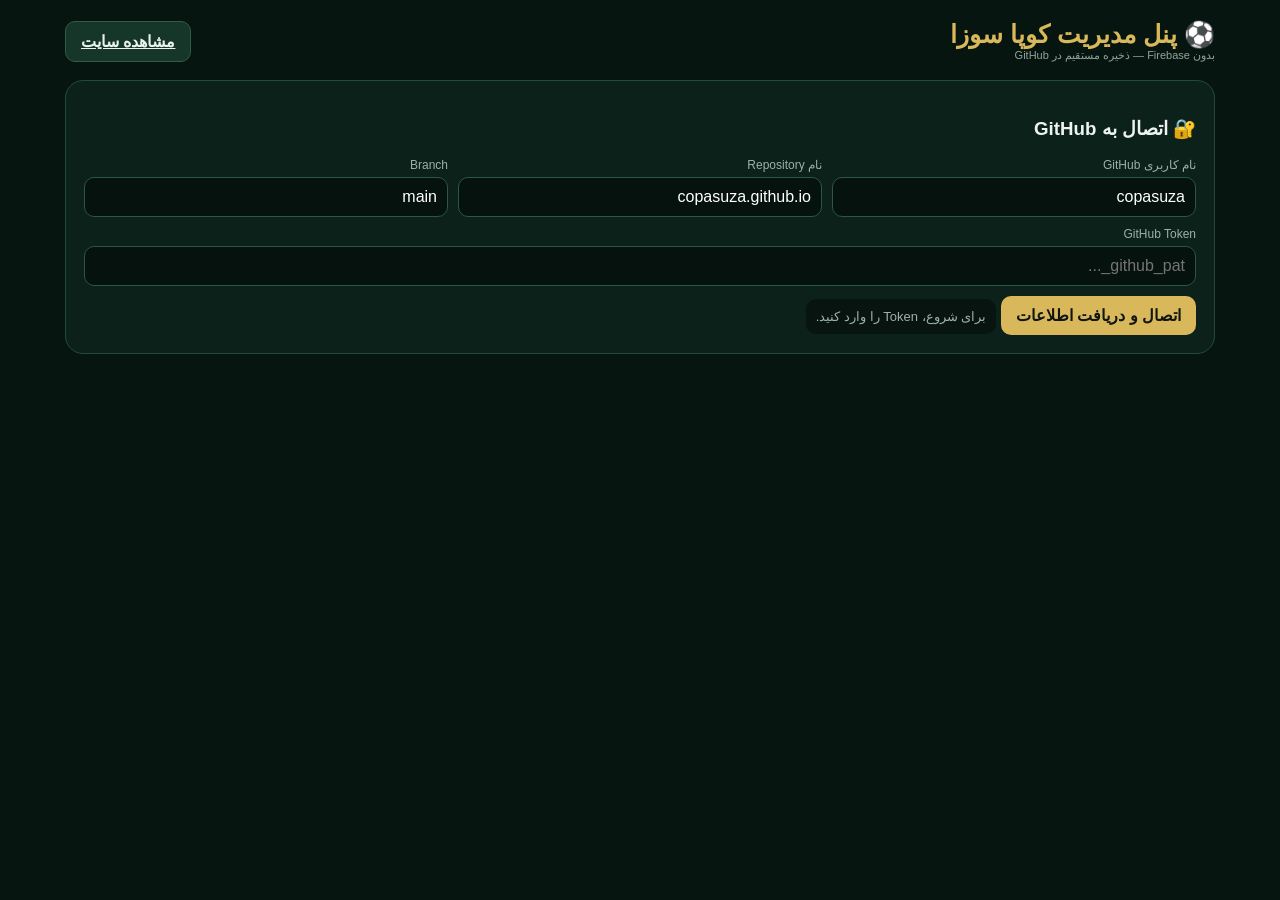
<file: admin/app.html>
<!doctype html><html lang="fa" dir="rtl"><head><meta charset="utf-8"><meta name="viewport" content="width=device-width,initial-scale=1"><title>پنل مدیریت کوپا سوزا</title><style>body{margin:0;background:#071510;color:#edf3ef;font-family:Vazirmatn,Tahoma,sans-serif}.wrap{max-width:1150px;margin:auto;padding:20px}.card{background:#0b2119;border:1px solid #244b3a;border-radius:18px;padding:18px;margin-bottom:15px}.field label{display:block;color:#9eb1a8;font-size:12px;margin-bottom:5px}.field input,.field select,.field textarea{width:100%;background:#06120e;color:#fff;border:1px solid #2b5745;border-radius:10px;padding:10px;font:inherit;box-sizing:border-box}.btn{border:0;border-radius:10px;padding:10px 15px;font:inherit;font-weight:800;cursor:pointer;background:#d9b85c;color:#10150f}.btn.secondary{background:#163629;color:#eaf2ed;border:1px solid #315b48}.btn.danger{background:#5d2929;color:#fff}.top{display:flex;justify-content:space-between;gap:12px;align-items:center;margin-bottom:18px}.top h1{margin:0;color:#d9b85c;font-size:25px}.grid2{display:grid;grid-template-columns:repeat(2,1fr);gap:10px}.grid{display:grid;grid-template-columns:repeat(3,1fr);gap:10px}.tabs{display:flex;gap:8px;flex-wrap:wrap;margin-bottom:15px}.tab{background:#0b2119;color:#d9e5de;border:1px solid #244b3a;padding:9px 14px;border-radius:10px;cursor:pointer}.tab.active{background:#194a37;color:#d9b85c;border-color:#d9b85c}.panel{display:none}.panel.active{display:block}.hide{display:none}.status{padding:10px;border-radius:10px;background:#07140f;color:#9eb1a8;font-size:13px}.ok{color:#77d99a}.err{color:#ff8d8d}.small{font-size:11px;color:#90a49a}.notice{font-size:12px;line-height:1.8;color:#a9bab2}.matchrow,.ko-row{padding:14px 0;border-bottom:1px solid #18362a}.matchtop{display:grid;grid-template-columns:45px 1fr 1fr 75px 75px 110px auto;gap:7px;align-items:center}.matchextra,.ko-extra{display:grid;grid-template-columns:1fr 1fr;gap:10px;margin-top:10px}.teamstats,.ko-box{border:1px solid #1d4435;border-radius:10px;padding:10px;background:#06120e}.teamstats h4,.ko-box h4{margin:0 0 8px;color:#d9b85c;font-size:13px}.teamstatsgrid{display:grid;grid-template-columns:1fr 1fr;gap:8px}.matchrow textarea,.ko-row textarea{min-height:72px;resize:vertical}.matchlabel,.ko-label{font-size:11px;color:#90a49a;margin-bottom:4px}.matchhint,.ko-hint{font-size:11px;color:#90a49a;margin-top:5px}.ko-top{display:grid;grid-template-columns:80px 1fr 1fr 75px 75px 90px 90px auto;gap:7px;align-items:center}@media(max-width:800px){.grid,.grid2{grid-template-columns:1fr}.matchtop{grid-template-columns:38px 1fr 1fr 65px 65px 1fr}.matchextra,.ko-extra{grid-template-columns:1fr}.ko-top{grid-template-columns:55px 1fr 1fr 60px 60px 1fr}}.reg-table{width:100%;border-collapse:collapse;min-width:760px}.reg-table th,.reg-table td{padding:10px;border-bottom:1px solid #1d4435;text-align:right;vertical-align:middle}.reg-table th{color:#d9b85c;font-size:12px;background:#06120e}.reg-table td{font-size:13px}.reg-pill{display:inline-block;padding:5px 9px;border-radius:999px;background:#163629;border:1px solid #315b48;font-size:11px}.reg-actions{display:flex;gap:6px;flex-wrap:wrap}.reg-actions .btn{padding:7px 9px;font-size:11px}.reg-detail-grid{display:grid;grid-template-columns:repeat(2,1fr);gap:10px}.reg-box{background:#06120e;border:1px solid #1d4435;border-radius:12px;padding:12px}.reg-box h4{margin:0 0 9px;color:#d9b85c}.reg-players{width:100%;border-collapse:collapse}.reg-players td{padding:7px;border-bottom:1px solid #18362a}.reg-players td:first-child{width:45px;color:#d9b85c}.reg-edit-grid{display:grid;grid-template-columns:repeat(2,1fr);gap:10px}.reg-edit-players{width:100%;border-collapse:collapse}.reg-edit-players th,.reg-edit-players td{padding:7px;border-bottom:1px solid #18362a;text-align:right}.reg-edit-players input{width:100%;background:#06120e;color:#fff;border:1px solid #2b5745;border-radius:8px;padding:8px;box-sizing:border-box;font:inherit}@media(max-width:800px){.reg-edit-grid{grid-template-columns:1fr}}@media(max-width:800px){.reg-detail-grid{grid-template-columns:1fr}}.roster-add-team{display:flex;gap:8px;align-items:center}.roster-add-team input{min-width:0;flex:1}.roster-table{width:100%;border-collapse:collapse;min-width:680px}.roster-table th,.roster-table td{padding:8px;border-bottom:1px solid #1d4435;text-align:right}.roster-table th{color:#d9b85c;background:#06120e}.roster-table input{width:100%;background:#06120e;color:#fff;border:1px solid #2b5745;border-radius:8px;padding:8px;box-sizing:border-box;font:inherit}.player-picker{display:flex;flex-direction:column;gap:6px}.player-picker-row{display:grid;grid-template-columns:minmax(120px,1fr) auto auto auto;gap:5px;align-items:center}.player-picker-row select{min-width:0;width:100%;background:#06120e;color:#fff;border:1px solid #2b5745;border-radius:8px;padding:7px;font:inherit}.player-picker-row .btn{padding:6px 8px;font-size:11px}.player-picker textarea[readonly]{background:#081710;min-height:48px;color:#dbe8e0}@media(max-width:800px){.roster-add-team{align-items:stretch}.player-picker-row{grid-template-columns:1fr 1fr}.player-picker-row select{grid-column:1/-1}}
/* Mobile phone layout improvements */
@media(max-width:600px){
  .wrap{padding:10px!important}
  .card{padding:12px!important;border-radius:13px!important;margin-bottom:10px!important}
  .top{align-items:stretch;flex-wrap:wrap;gap:9px}
  .top>div{min-width:0;flex:1 1 100%}
  .top h1{font-size:20px}
  .top h3{font-size:17px}
  .grid,.grid2,.reg-detail-grid,.reg-edit-grid{grid-template-columns:minmax(0,1fr)!important}
  .field{min-width:0}
  .field input,.field select,.field textarea{min-width:0;font-size:16px!important;padding:12px!important}
  .btn{max-width:100%;white-space:normal;line-height:1.6;padding:11px 12px!important}
  .tab{flex:1 1 calc(50% - 6px);padding:10px 8px;font-size:13px}
  .matchrow,.ko-row{min-width:0;padding:10px!important}
  .matchtop,.ko-top{grid-template-columns:minmax(0,1fr) minmax(0,1fr)!important;gap:8px!important}
  .matchtop>*,.ko-top>*{min-width:0;width:100%;box-sizing:border-box}
  .matchtop input,.matchtop select,.ko-top input,.ko-top select{min-width:0;width:100%;font-size:15px;padding:10px 7px}
  .matchextra,.ko-extra{grid-template-columns:minmax(0,1fr)!important;gap:9px!important}
  .teamstats,.ko-box{min-width:0;padding:9px}
  .teamstatsgrid{grid-template-columns:minmax(0,1fr)!important}
  .player-picker-row{grid-template-columns:minmax(0,1fr) minmax(0,1fr)!important}
  .player-picker-row select{grid-column:1/-1}
  .roster-add-team{flex-wrap:wrap}
  .roster-add-team input{flex:1 1 100%;width:100%}
  .reg-actions{gap:6px}
  .status{display:inline-block;max-width:100%;overflow-wrap:anywhere}
  #dashStandings,#dashScorers,#dashCards,#rosterTableWrap{max-width:100%;overflow-x:auto}
}
</style></head><body><div class="wrap"><div class="top"><div><h1>⚽ پنل مدیریت کوپا سوزا</h1><div class="small">بدون Firebase — ذخیره مستقیم در GitHub</div></div><a class="btn secondary" href="../" target="_blank">مشاهده سایت</a></div><div class="card" id="authCard"><h3>🔐 اتصال به GitHub</h3><div class="grid"><div class="field"><label>نام کاربری GitHub</label><input id="owner" value="copasuza"></div><div class="field"><label>نام Repository</label><input id="repo" value="copasuza.github.io"></div><div class="field"><label>Branch</label><input id="branch" value="main"></div></div><div class="field" style="margin-top:10px"><label>GitHub Token</label><input id="token" type="password" placeholder="github_pat_..."></div><div style="margin-top:10px"><button class="btn" id="connect">اتصال و دریافت اطلاعات</button> <span class="status" id="status">برای شروع، Token را وارد کنید.</span></div></div><div id="app" class="hide"><div class="card"><div class="top"><div><h3>🏆 مسابقات</h3></div><button class="btn" id="addTournament">+ مسابقه جدید</button></div><div class="grid2"><div class="field"><label>مسابقه فعال</label><select id="tournamentSelect"></select></div><div class="field"><label>نام مسابقه</label><input id="tournamentName"></div><div class="field"><label>سال</label><input id="tournamentYear"></div><div class="field"><label>عنوان/دوره</label><input id="tournamentEdition"></div></div><div style="margin-top:10px"><button class="btn secondary" id="saveTournamentMeta">ذخیره مشخصات مسابقه</button> <button class="btn danger" id="deleteTournament">حذف مسابقه فعال</button><span class="status" id="tournamentStatus">—</span></div></div><div id="archiveLockBanner" class="status" style="display:none;margin-bottom:12px">🔒 کوپا سوزا ۲۰۲۶ آرشیو نهایی است؛ ویرایش نتایج، برنامه، گلزنان و مشخصات این دوره غیرفعال است.</div><div class="tabs"><button class="tab active" data-tab="dashboard">📊 داشبورد</button><button class="tab" data-tab="matches">نتایج بازی‌ها</button><button class="tab" data-tab="schedule">برنامه</button><button class="tab" data-tab="knockout">🏆 حذفی</button><button class="tab" data-tab="players">👥 بانک تیم‌ها و بازیکنان</button><button class="tab" data-tab="settings">تنظیمات</button></div><div class="panel active" id="panel-dashboard"><div class="card"><div class="top"><div><h3>📊 داشبورد مدیریت</h3><div class="small">مرکز مدیریت تورنمنت‌ها — آرشیو کوپا سوزا ۲۰۲۶ فقط‌خواندنی است</div></div><button class="btn secondary" id="refreshDashboard">↻ بروزرسانی</button></div><div class="grid"><div class="card" style="margin:0"><div class="small">تعداد تیم‌ها</div><div id="dashTeams" style="font-size:28px;font-weight:900;color:#d9b85c">۰</div></div><div class="card" style="margin:0"><div class="small">تعداد بازی‌ها</div><div id="dashMatches" style="font-size:28px;font-weight:900;color:#d9b85c">۰</div></div><div class="card" style="margin:0"><div class="small">تعداد گل‌ها</div><div id="dashGoals" style="font-size:28px;font-weight:900;color:#77d99a">۰</div></div></div><div class="grid2" style="margin-top:12px"><div class="card" style="margin:0"><h4 style="color:#d9b85c">مراحل ثبت‌شده</h4><div id="dashStages" class="notice"></div></div><div class="card" style="margin:0"><h4 style="color:#d9b85c">وضعیت داده</h4><div id="dashDataStatus" class="notice">—</div></div></div><div class="card" style="margin-top:12px"><div class="top"><div><h4 style="color:#d9b85c;margin:0">🧪 بررسی آمادگی انتشار</h4><div class="small">قبل از انتشار، ایرادهای رایج تیم‌ها، برنامه و نتایج را بررسی کن. این بررسی چیزی را ذخیره یا منتشر نمی‌کند.</div></div><button class="btn secondary" id="runPublishCheck" type="button">بررسی تورنمنت</button></div><div id="publishCheckResult" class="notice">برای دیدن گزارش، روی «بررسی تورنمنت» بزن.</div></div><div class="card" style="margin-top:12px"><h4 style="color:#d9b85c">📋 جدول رده‌بندی گروهی تورنمنت فعال</h4><div class="small">این جدول فقط از نتایج مرحله گروهی همین تورنمنت محاسبه می‌شود و در آرشیو ۲۰۲۶ فقط برای مشاهده است.</div><div id="dashStandings" style="overflow:auto;margin-top:8px"></div></div><div class="grid2" style="margin-top:12px"><div class="card" style="margin:0"><h4 style="color:#d9b85c">🥇 گلزنان برتر همین تورنمنت</h4><div id="dashScorers" style="overflow:auto"></div></div><div class="card" style="margin:0"><h4 style="color:#d9b85c">🟨 کارت‌های انضباطی همین تورنمنت</h4><div id="dashCards" style="overflow:auto"></div></div></div></div></div><div class="panel" id="panel-matches"><div class="card"><div class="top"><h3>⚽ نتایج</h3><button class="btn" id="addMatch">+ افزودن بازی</button></div><div id="matchesList"></div></div></div><div class="panel" id="panel-schedule"><div class="card"><div class="top"><h3>🗓️ برنامه</h3><button class="btn" id="addSchedule">+ افزودن برنامه</button></div><div id="scheduleList"></div></div></div><div class="panel" id="panel-knockout"><div class="card"><div class="top"><h3>🏆 نتایج مرحله حذفی</h3><div><button class="btn" id="addQF">+ یک‌چهارم</button> <button class="btn secondary" id="addSF">+ نیمه‌نهایی</button> <button class="btn secondary" id="addFinal">+ فینال</button></div></div><div id="knockoutMatchesList"></div></div><div class="card"><h3>🏆 برندگان حذفی</h3><div class="grid2"><div class="field"><label>برنده یک‌چهارم ۱</label><select id="qf1"></select></div><div class="field"><label>برنده یک‌چهارم ۲</label><select id="qf2"></select></div><div class="field"><label>برنده یک‌چهارم ۳</label><select id="qf3"></select></div><div class="field"><label>برنده یک‌چهارم ۴</label><select id="qf4"></select></div><div class="field"><label>برنده نیمه‌نهایی ۱</label><select id="sfwin1"></select></div><div class="field"><label>برنده نیمه‌نهایی ۲</label><select id="sfwin2"></select></div><div class="field"><label>قهرمان</label><select id="champion"></select></div></div></div></div><div class="panel" id="panel-players">
  <div class="card" id="rosterBulkCard" style="border:2px solid #d9b85c">
    <div class="top"><div><h3>➕ افزودن گروهی بازیکنان</h3><div class="small">اول تیم را در کارت «بانک اطلاعات تیم‌ها و بازیکنان» انتخاب کن، بعد نام‌ها را اینجا بچسبان.</div></div><span class="reg-pill">ورود سریع اسامی</span></div>
    <div class="field"><label>فهرست بازیکنان — هر نام در یک خط</label><textarea id="rosterBulkNames" rows="6" placeholder="مثلاً:\nعلی احمدی\nمحمد رضایی\nحسین محمدی"></textarea></div>
    <div style="margin-top:10px;display:flex;gap:10px;align-items:center;flex-wrap:wrap"><button class="btn" type="button" id="rosterBulkAdd">افزودن اسامی به تیم انتخاب‌شده</button><span class="status" id="rosterBulkStatus">نام‌های تکراری اضافه نمی‌شوند.</span></div>
    <div class="notice" style="margin-top:8px">اسامی ابتدا به جدول اضافه می‌شوند. برای ثبت دائمی، بعد از بررسی روی «ذخیره بانک در GitHub» بزن.</div>
  </div>
  <div class="card">
    <div class="top">
      <div><h3>👥 بانک اطلاعات تیم‌ها و بازیکنان</h3><div class="small">نام‌ها را یک بار ثبت کن تا هنگام ثبت گلزنان و کارت‌های هر مسابقه از فهرست انتخاب شوند.</div></div>
      <span class="status" id="rosterCounts">—</span>
    </div>
    <div class="grid2">
      <div class="field"><label>تیم موردنظر در تورنمنت فعال</label><select id="rosterTeamSelect"></select></div>
      <div class="field"><label>افزودن تیم جدید به بانک کلی</label><div class="roster-add-team"><input id="rosterNewTeamName" placeholder="نام دقیق تیم"><button class="btn" id="rosterAddTeam" type="button">+ افزودن تیم</button></div></div>
    </div>
    <div class="field" style="margin-top:10px"><label>انتخاب تیم از بانک کلی برای افزودن به تورنمنت فعال</label><select id="rosterBankTeamSelect"></select></div>
    <div class="notice" style="margin-top:10px">فهرست این بخش فقط تیم‌های تورنمنت فعال را نشان می‌دهد. فهرست اولیه بازیکنان از نام‌هایی ساخته شده که قبلاً در گلزنان و کارت‌های مسابقات ثبت شده‌اند؛ این فهرست ممکن است کامل نباشد. فهرست رسمی هر تیم را بررسی و تکمیل کن. اطلاعات مسابقات قبلی حفظ می‌شود.</div><div style="margin-top:10px"><button class="btn secondary" id="rosterAddTeamToTournament" type="button">➕ افزودن تیم انتخاب‌شده به تورنمنت فعال</button><span class="small" style="margin-right:8px">این گزینه برای تورنمنت‌های جدید است؛ آرشیو ۲۰۲۶ قفل است.</span></div>
<div class="grid2" style="margin-top:12px">
      <div class="field"><label>اصلاح نام تیم انتخابی</label><div class="roster-add-team"><input id="rosterRenameTeamName" placeholder="نام صحیح تیم"><button class="btn secondary" id="rosterRenameTeam" type="button">تغییر نام</button></div></div>
      <div class="field"><label>حذف تیم</label><button class="btn danger" id="rosterDeleteTeam" type="button">حذف تیم انتخابی</button><div class="small">حذف فقط وقتی ممکن است که تیم در بازی، برنامه یا جدول گلزنان استفاده نشده باشد.</div></div>
    </div>
  </div>
  <div class="card">
    <div class="top"><div><h3 id="rosterCurrentTitle">بازیکنان تیم</h3><div class="small">نام بازیکن الزامی است؛ شماره پیراهن اختیاری است. نام پدر یا اطلاعات خصوصی در این بانک ثبت نمی‌شود.</div></div><button class="btn" id="rosterAddPlayer" type="button">+ افزودن بازیکن</button></div>
    <div id="rosterTableWrap"></div>
    <div style="margin-top:12px;display:flex;gap:8px;align-items:center;flex-wrap:wrap"><button class="btn" id="rosterSave" type="button">💾 ذخیره بانک در GitHub</button><span class="status" id="rosterSaveStatus">تغییرات تا زمان ذخیره فقط در این صفحه هستند.</span></div>
  </div>
</div>
<div class="panel" id="panel-settings"><div class="card"><h3>⚙️ اطلاعات مسابقات</h3><div class="field"><label>قانون انضباطی</label><input id="disciplineRule"></div><div style="margin-top:12px"><button class="btn" id="save">💾 ذخیره در GitHub</button> <button class="btn secondary" id="reload">↻ دریافت دوباره</button> <button class="btn secondary" id="export">دانلود نسخه JSON</button></div><div class="status" id="saveStatus" style="margin-top:10px">هنوز تغییری ذخیره نشده.</div></div></div></div></div><script>const $=id=>document.getElementById(id);$('connect').onclick=async()=>{try{localStorage.setItem('copaSuzaAdminConfig',JSON.stringify({owner:$('owner').value.trim(),repo:$('repo').value.trim(),branch:$('branch').value.trim(),token:$('token').value.trim()}));$('status').textContent='در حال اتصال…';await getFile();$('authCard').classList.add('hide');$('status').textContent='اتصال موفق بود'}catch(e){$('status').textContent=e&&e.message?e.message:String(e)}};let data=null,sha=null,rootData=null,currentTournamentId=null,rosterDb=null,rosterSha=null;try{const saved=JSON.parse(localStorage.getItem('copaSuzaAdminConfig')||'{}');if(saved.owner)$('owner').value=saved.owner;if(saved.repo)$('repo').value=saved.repo;if(saved.branch)$('branch').value=saved.branch;if(saved.token)$('token').value=saved.token}catch(e){}const fa=n=>String(n??'').replace(/\d/g,d=>'۰۱۲۳۴۵۶۷۸۹'[d]);const TEAM_FALLBACK=['اتحاد خلور','شهدای تنگه هرمز','چمران لاتیدان','غارکی سوزا','فانوس یاسوج','حرا مارین','آذرخش گیاهدان','میناب ۱۶۸','صحرا دفاری','متو ماهیان رمچاه','فجر مبین رمچاه','ستارگان افغان','امید درگهان','شاهین سوزا','سلمان جنوب','جوانان سوزا'];function esc(s){return String(s??'').replace(/&/g,'&amp;').replace(/</g,'&lt;').replace(/>/g,'&gt;').replace(/"/g,'&quot;').replace(/'/g,'&#39;')}function teamList(){const raw=Array.isArray(data?.teams)?data.teams:[];const names=raw.map(x=>typeof x==='string'?x:(x&&x.name)||'').filter(Boolean);return Array.from(new Set(names))}function teamSelect(k,current){const val=String(current??'');let opts='<option value="">انتخاب تیم</option>'+teamList().map(t=>`<option value="${esc(t)}" ${t===val?'selected':''}>${esc(t)}</option>`).join('');return `<select data-k="${k}">${opts}</select>`}function apiBase(){return `https://api.github.com/repos/${encodeURIComponent($('owner').value.trim())}/${encodeURIComponent($('repo').value.trim())}`}function headers(){return {'Accept':'application/vnd.github+json','Authorization':'Bearer '+$('token').value.trim(),'X-GitHub-Api-Version':'2022-11-28','Content-Type':'application/json'}}async function getFile(){
  const branch=encodeURIComponent($('branch').value.trim());
  const eventResponse=await fetch(apiBase()+'/contents/copa-data.json?ref='+branch,{headers:headers()});
  if(!eventResponse.ok) throw new Error('دریافت فایل داده مسابقات ناموفق بود: '+eventResponse.status);
  const eventFile=await eventResponse.json();sha=eventFile.sha;
  const eventText=decodeURIComponent(escape(atob(eventFile.content.replace(/\n/g,''))));
  const loaded=JSON.parse(eventText);
  rootData=Array.isArray(loaded.tournaments)?loaded:{schemaVersion:2,tournaments:[Object.assign({id:'copa-suza-2026',name:'کوپا سوزا',year:'۲۰۲۶',edition:'آرشیو نهایی'},loaded)]};
  if(!Array.isArray(rootData.tournaments))rootData.tournaments=[];
  const rosterResponse=await fetch(apiBase()+'/contents/team-database.json?ref='+branch,{headers:headers()});
  if(!rosterResponse.ok)throw new Error('فایل مستقل بانک تیم‌ها پیدا نشد؛ فایل team-database.json را در ریشه مخزن هم قرار بده. خطا: '+rosterResponse.status);
  const rosterFile=await rosterResponse.json();rosterSha=rosterFile.sha;
  const rosterText=decodeURIComponent(escape(atob(rosterFile.content.replace(/\n/g,''))));rosterDb=JSON.parse(rosterText);ensureRosterData();
  currentTournamentId=currentTournamentId&&rootData.tournaments.some(t=>t.id===currentTournamentId)?currentTournamentId:(rootData.tournaments.find(t=>t.id==='copa-suza-2026')?.id||rootData.tournaments[0]?.id||null);
  data=rootData.tournaments.find(t=>t.id===currentTournamentId)||rootData.tournaments[0]||null;
  if(!data)throw new Error('هیچ تورنمنتی در فایل copa-data.json وجود ندارد.');
  if(!Array.isArray(data.matches))data.matches=[];
  if(!isArchivedTournament(data)){(data.matches||[]).forEach(m=>{m.homeYellowPlayers=m.homeYellowPlayers??'';m.homeRedPlayers=m.homeRedPlayers??'';m.awayYellowPlayers=m.awayYellowPlayers??'';m.awayRedPlayers=m.awayRedPlayers??'';if(m.homeYellowCount===undefined)m.homeYellowCount=m.yellowCount??null;if(m.awayYellowCount===undefined)m.awayYellowCount=null;if(m.homeRedCount===undefined)m.homeRedCount=m.redCount??null;if(m.awayRedCount===undefined)m.awayRedCount=null;});}
  renderTournamentManager();
}
function isArchivedTournament(t){return !!t&&t.id==='copa-suza-2026';}
function isArchiveSelected(){return isArchivedTournament(data);}
function applyArchiveLock(){
  const locked=isArchiveSelected();const banner=$('archiveLockBanner');if(banner)banner.style.display=locked?'block':'none';
  ['tournamentName','tournamentYear','tournamentEdition','saveTournamentMeta','deleteTournament','disciplineRule','save','addMatch','addQF','addSF','addFinal','addSchedule'].forEach(function(id){const el=$(id);if(el)el.disabled=locked;});
  ['panel-matches','panel-schedule','panel-knockout'].forEach(function(id){const panel=$(id);if(panel)panel.querySelectorAll('input,select,textarea,button.del').forEach(function(el){el.disabled=locked;});});
  const add=$('rosterAddTeamToTournament');if(add)add.disabled=locked;
}
function addSelectedBankTeamToTournament(){
  if(isArchiveSelected()){$('rosterSaveStatus').textContent='آرشیو کوپا سوزا ۲۰۲۶ قفل است؛ ابتدا یک تورنمنت جدید بساز و انتخاب کن.';return;}
  const team=$('rosterBankTeamSelect').value;if(!team){$('rosterSaveStatus').textContent='ابتدا یک تیم از بانک کلی انتخاب کن.';return;}
  if(!Array.isArray(data.teams))data.teams=[];const names=data.teams.map(function(t){return typeof t==='string'?t:(t&&t.name)||'';});
  if(names.indexOf(team)!==-1){$('rosterSaveStatus').textContent='این تیم از قبل در تورنمنت فعال وجود دارد.';return;}
  data.teams.push(team);renderTournamentManager();renderRosterManager();$('rosterTeamSelect').value=team;renderRosterManager();$('rosterSaveStatus').textContent='✅ تیم به تورنمنت فعال اضافه شد. برای ذخیره، از تنظیمات روی «ذخیره در GitHub» بزن.';
}
function renderTournamentManager(){$('tournamentSelect').innerHTML=rootData.tournaments.map(t=>`<option value="${esc(t.id)}">${esc(t.name||t.title||t.id)} ${esc(t.year||'')}</option>`).join('');$('tournamentSelect').value=currentTournamentId;$('tournamentName').value=data.name||data.title||'';$('tournamentYear').value=data.year||'';$('tournamentEdition').value=data.edition||'';$('disciplineRule').value=data.disciplineRule||'';$('app').classList.remove('hide');render()}function switchTournament(id){currentTournamentId=id;data=rootData.tournaments.find(t=>t.id===id)||rootData.tournaments[0];renderTournamentManager()}function renderDashboard(){
  if(!data)return;
  const matches=Array.isArray(data.matches)?data.matches:[];
  const teams=teamList();
  const goals=matches.reduce((sum,m)=>sum+(Number(m.homeScore)||0)+(Number(m.awayScore)||0),0);
  const counts={group:0,qf:0,sf:0,final:0};
  matches.forEach(function(m){if(counts[m.stage]!==undefined)counts[m.stage]++;});
  $('dashTeams').textContent=fa(teams.length);
  $('dashMatches').textContent=fa(matches.length);
  $('dashGoals').textContent=fa(goals);
  $('dashStages').innerHTML='گروهی: <b>'+fa(counts.group)+'</b> بازی<br>یک‌چهارم: <b>'+fa(counts.qf)+'</b> بازی<br>نیمه‌نهایی: <b>'+fa(counts.sf)+'</b> بازی<br>فینال: <b>'+fa(counts.final)+'</b> بازی';
  $('dashDataStatus').innerHTML='فایل داده: <b>copa-data.json</b><br>تورنمنت فعال: <b>'+esc(data.name||data.title||'—')+'</b><br>شناسه تورنمنت: <b>'+esc(data.id||'—')+'</b><br>آخرین بروزرسانی: <b>'+esc(rootData.updatedAt||'—')+'</b>';
  const tableStyle='width:100%;border-collapse:collapse;min-width:480px';
  const thStyle='padding:7px;text-align:right;border-bottom:1px solid #315b48;color:#d9b85c;white-space:nowrap';
  const tdStyle='padding:7px;text-align:right;border-bottom:1px solid #18362a;white-space:nowrap';
  const standings={};
  teams.forEach(function(team){standings[team]={team:team,p:0,w:0,d:0,l:0,gf:0,ga:0,pts:0};});
  matches.filter(function(m){return (m.stage||'group')==='group'&&m.home&&m.away&&m.homeScore!==null&&m.homeScore!==undefined&&m.awayScore!==null&&m.awayScore!==undefined&&m.homeScore!==''&&m.awayScore!=='';}).forEach(function(m){
    [m.home,m.away].forEach(function(team){if(!standings[team])standings[team]={team:team,p:0,w:0,d:0,l:0,gf:0,ga:0,pts:0};});
    const h=standings[m.home],a=standings[m.away],hs=Number(m.homeScore)||0,as=Number(m.awayScore)||0;
    h.p++;a.p++;h.gf+=hs;h.ga+=as;a.gf+=as;a.ga+=hs;
    if(hs>as){h.w++;h.pts+=3;a.l++;}else if(hs<as){a.w++;a.pts+=3;h.l++;}else{h.d++;a.d++;h.pts++;a.pts++;}
  });
  const rows=Object.values(standings).sort(function(a,b){return b.pts-a.pts||(b.gf-b.ga)-(a.gf-a.ga)||b.gf-a.gf||a.team.localeCompare(b.team,'fa');});
  $('dashStandings').innerHTML=rows.length?'<table style="'+tableStyle+'"><thead><tr>'+['#','تیم','بازی','برد','مساوی','باخت','گل زده','گل خورده','تفاضل','امتیاز'].map(function(x){return '<th style="'+thStyle+'">'+x+'</th>';}).join('')+'</tr></thead><tbody>'+rows.map(function(x,i){return '<tr><td style="'+tdStyle+'">'+fa(i+1)+'</td><td style="'+tdStyle+'">'+esc(x.team)+'</td><td style="'+tdStyle+'">'+fa(x.p)+'</td><td style="'+tdStyle+'">'+fa(x.w)+'</td><td style="'+tdStyle+'">'+fa(x.d)+'</td><td style="'+tdStyle+'">'+fa(x.l)+'</td><td style="'+tdStyle+'">'+fa(x.gf)+'</td><td style="'+tdStyle+'">'+fa(x.ga)+'</td><td style="'+tdStyle+'">'+fa(x.gf-x.ga)+'</td><td style="'+tdStyle+'"><b>'+fa(x.pts)+'</b></td></tr>';}).join('')+'</tbody></table>':'<div class="notice">هنوز نتیجه کامل و قابل محاسبه‌ای برای مرحله گروهی ثبت نشده است.</div>';
  let scorerRows=[];
  if(isArchiveSelected()){
    scorerRows=(data.scorers||[]).map(function(x){return {name:String(x.name||'').trim(),team:String(x.team||'').trim(),goals:Number(x.goals)||0};}).filter(function(x){return x.name&&x.team&&x.goals>0;});
  }else{
    const scorerTotals={};
    matches.forEach(function(m){
      if(m.homeScore===null||m.homeScore===undefined||m.homeScore===''||m.awayScore===null||m.awayScore===undefined||m.awayScore==='')return;
      [['homeScorers',m.home],['awayScorers',m.away]].forEach(function(pair){
        cardNames(m[pair[0]]).forEach(function(rawName){
          const name=String(rawName||'').trim();
          if(!name||/گل\s*بخودی|گل\s*به\s*خودی|گل‌به‌خودی|own\s*goal/i.test(name))return;
          const key=name+'||'+String(pair[1]||'').trim();
          if(!scorerTotals[key])scorerTotals[key]={name:name,team:String(pair[1]||'').trim(),goals:0};
          scorerTotals[key].goals++;
        });
      });
    });
    scorerRows=Object.values(scorerTotals);
  }
  scorerRows.sort(function(a,b){return b.goals-a.goals||a.name.localeCompare(b.name,'fa');});
  $('dashScorers').innerHTML=scorerRows.length?'<table style="'+tableStyle+'"><thead><tr><th style="'+thStyle+'">بازیکن</th><th style="'+thStyle+'">تیم</th><th style="'+thStyle+'">گل</th></tr></thead><tbody>'+scorerRows.slice(0,8).map(function(x){return '<tr><td style="'+tdStyle+'">'+esc(x.name)+'</td><td style="'+tdStyle+'">'+esc(x.team)+'</td><td style="'+tdStyle+'"><b>'+fa(x.goals)+'</b></td></tr>';}).join('')+'</tbody></table>':'<div class="notice">هنوز گلزنی برای این تورنمنت ثبت نشده است.</div>';
  const cardTotals={yellow:0,red:0};
  matches.forEach(function(m){
    [['yellow','homeYellowPlayers','homeYellowCount'],['red','homeRedPlayers','homeRedCount'],['yellow','awayYellowPlayers','awayYellowCount'],['red','awayRedPlayers','awayRedCount']].forEach(function(pair){
      const listed=cardNames(m[pair[1]]).length;
      const count=listed||Number(m[pair[2]])||0;
      cardTotals[pair[0]]+=count;
    });
  });
  $('dashCards').innerHTML='<table style="'+tableStyle+'"><tbody><tr><td style="'+tdStyle+'">🟨 کارت زرد</td><td style="'+tdStyle+'"><b>'+fa(cardTotals.yellow)+'</b></td></tr><tr><td style="'+tdStyle+'">🟥 کارت قرمز</td><td style="'+tdStyle+'"><b>'+fa(cardTotals.red)+'</b></td></tr></tbody></table><div class="small" style="margin-top:8px">آمار از اطلاعات کارت‌های ثبت‌شده در بازی‌های همین تورنمنت محاسبه می‌شود.</div>';
}
function runPublishReadinessCheck(){
  const issues=[],warnings=[];
  const name=String(data.name||data.title||'').trim();
  const year=String(data.year||'').trim();
  const teams=teamList();
  const rawTeams=Array.isArray(data.teams)?data.teams:[];
  const normalized=rawTeams.map(function(t){return String(typeof t==='string'?t:(t&&t.name)||'').trim();}).filter(Boolean);
  const seen={};
  normalized.forEach(function(t){const key=t.replace(/\s+/g,' ').toLocaleLowerCase();seen[key]=(seen[key]||0)+1;});
  const duplicates=Object.keys(seen).filter(function(k){return seen[k]>1;});
  if(!name)issues.push('نام تورنمنت ثبت نشده است.');
  if(!year)warnings.push('سال تورنمنت وارد نشده است.');
  if(teams.length<2)issues.push('برای تورنمنت کمتر از دو تیم ثبت شده است.');
  if(duplicates.length)issues.push('نام تیم تکراری وجود دارد؛ تیم‌های تکراری را اصلاح کن.');
  const teamSet=new Set(teams);
  const matches=Array.isArray(data.matches)?data.matches:[];
  let missingScores=0,invalidTeams=0,sameTeam=0,negativeScores=0,played=0;
  matches.forEach(function(m){
    if(!m.home||!m.away||!teamSet.has(m.home)||!teamSet.has(m.away))invalidTeams++;
    if(m.home&&m.away&&m.home===m.away)sameTeam++;
    const h=m.homeScore,a=m.awayScore;
    const hs=h!==null&&h!==undefined&&String(h)!=='';
    const as=a!==null&&a!==undefined&&String(a)!=='';
    if(hs!==as)missingScores++;
    if(hs&&as){played++;if(Number(h)<0||Number(a)<0)negativeScores++;}
  });
  if(invalidTeams)issues.push(invalidTeams+' بازی تیم خالی یا تیمی خارج از فهرست تورنمنت دارد.');
  if(sameTeam)issues.push(sameTeam+' بازی با انتخاب یک تیم در هر دو طرف ثبت شده است.');
  if(missingScores)issues.push(missingScores+' بازی فقط یک طرف نتیجه دارد؛ نتیجه را کامل کن یا هر دو گل را خالی بگذار.');
  if(negativeScores)issues.push(negativeScores+' نتیجه با تعداد گل منفی ثبت شده است.');
  if(!matches.length)warnings.push('هنوز هیچ بازی‌ای ثبت نشده است.');
  if(matches.length&&played===0)warnings.push('هنوز نتیجه کامل‌شده‌ای برای بازی‌ها وجود ندارد.');
  const schedule=Array.isArray(data.schedule)?data.schedule:[];
  if(schedule.some(function(m){return !m.home||!m.away||!teamSet.has(m.home)||!teamSet.has(m.away)||m.home===m.away;}))warnings.push('برخی ردیف‌های برنامه نیاز به بررسی تیم‌ها دارند.');
  const el=$('publishCheckResult');
  const escIssues=issues.map(function(x){return '<li>'+esc(x)+'</li>';}).join('');
  const escWarnings=warnings.map(function(x){return '<li>'+esc(x)+'</li>';}).join('');
  let html='<div style="margin-bottom:8px"><b>تورنمنت:</b> '+esc(name||'بدون نام')+' · <b>تیم‌ها:</b> '+fa(teams.length)+' · <b>بازی‌ها:</b> '+fa(matches.length)+' · <b>نتایج کامل:</b> '+fa(played)+'</div>';
  if(!issues.length&&!warnings.length)html+='<div style="color:#77d99a;font-weight:800">✅ بررسی اولیه موفق بود؛ ایراد واضحی در اطلاعات پیدا نشد.</div>';
  if(issues.length)html+='<div style="color:#ff9999;font-weight:800">مواردی که باید اصلاح شوند</div><ul>'+escIssues+'</ul>';
  if(warnings.length)html+='<div style="color:#e8cc77;font-weight:800">موارد پیشنهادی برای بررسی</div><ul>'+escWarnings+'</ul>';
  if(isArchiveSelected())html+='<div style="margin-top:8px;color:#e8cc77">🔒 این تورنمنت آرشیو ۲۰۲۶ است و همچنان فقط‌خواندنی باقی می‌ماند.</div>';
  el.innerHTML=html;
}
function render(){ensureRosterData();renderDashboard();renderMatches();renderSchedule();renderKnockoutMatches();populateWinnerSelects();renderRosterManager();applyArchiveLock()}function cardNames(v){return String(v||'').split(/\n|،|,/).map(x=>x.trim()).filter(Boolean)}function syncMatch(i,d){let m=data.matches[i];['home','away','homeScorers','awayScorers','homeYellowPlayers','homeRedPlayers','awayYellowPlayers','awayRedPlayers'].forEach(k=>m[k]=d.querySelector('[data-k='+k+']').value);['homeScore','awayScore'].forEach(k=>{let v=d.querySelector('[data-k='+k+']').value;m[k]=v===''?null:+v});m.stage=d.querySelector('[data-k=stage]').value;[['homeYellowCount','homeYellowPlayers'],['homeRedCount','homeRedPlayers'],['awayYellowCount','awayYellowPlayers'],['awayRedCount','awayRedPlayers']].forEach(([c,p])=>m[c]=cardNames(m[p]).length)}function scoreSelect(k,value,placeholder){const current=value===null||value===undefined?'':String(value);let options='<option value="">'+esc(placeholder||'گل')+'</option>';for(let n=0;n<=20;n++){options+='<option value="'+n+'"'+(String(n)===current?' selected':'')+'>'+fa(n)+'</option>';}if(current!==''&&(!Number.isFinite(+current)||+current<0||+current>20)){options+='<option value="'+esc(current)+'" selected>'+esc(fa(current))+'</option>';}return '<select data-k="'+k+'">'+options+'</select>'}
function renderMatches(){let el=$('matchesList');el.innerHTML='';(data.matches||[]).forEach((m,i)=>{let d=document.createElement('div');d.className='matchrow';d.innerHTML=`<div class="matchtop"><div>${fa(m.id)}</div>${teamSelect('home',m.home)}${teamSelect('away',m.away)}${scoreSelect('homeScore',m.homeScore,'گل تیم اول')}${scoreSelect('awayScore',m.awayScore,'گل تیم دوم')}<select data-k=stage><option value=group>گروهی</option><option value=qf>یک‌چهارم</option><option value=sf>نیمه‌نهایی</option><option value=final>فینال</option></select><button class="btn danger del">حذف</button></div><div class="matchextra"><div class="teamstats"><h4>🟢 ${esc(m.home||'تیم اول')}</h4><div class="teamstatsgrid"><div><div class="matchlabel">🟨 کارت زرد</div><textarea data-k=homeYellowPlayers placeholder="نام بازیکن(ها)، هر نفر یک خط">${esc(m.homeYellowPlayers)}</textarea></div><div><div class="matchlabel">🟥 کارت قرمز</div><textarea data-k=homeRedPlayers placeholder="نام بازیکن(ها)، هر نفر یک خط">${esc(m.homeRedPlayers)}</textarea></div></div></div><div class="teamstats"><h4>🔵 ${esc(m.away||'تیم دوم')}</h4><div class="teamstatsgrid"><div><div class="matchlabel">🟨 کارت زرد</div><textarea data-k=awayYellowPlayers placeholder="نام بازیکن(ها)، هر نفر یک خط">${esc(m.awayYellowPlayers)}</textarea></div><div><div class="matchlabel">🟥 کارت قرمز</div><textarea data-k=awayRedPlayers placeholder="نام بازیکن(ها)، هر نفر یک خط">${esc(m.awayRedPlayers)}</textarea></div></div></div><div><div class="matchlabel">⚽ گلزنان تیم اول</div><textarea data-k=homeScorers>${esc(m.homeScorers||'')}</textarea></div><div><div class="matchlabel">⚽ گلزنان تیم دوم</div><textarea data-k=awayScorers>${esc(m.awayScorers||'')}</textarea></div></div><div class=matchhint>نام هر بازیکن اخطاری را در یک خط وارد کن.</div><div style="display:flex;gap:10px;align-items:center;flex-wrap:wrap;margin-top:12px"><button type="button" class="btn match-save">💾 ثبت مسابقه</button><span class="status match-save-status">تغییرات این بازی هنوز ذخیره نشده است.</span></div>`;d.querySelector('[data-k=stage]').value=m.stage||'group';d.querySelectorAll('input,select,textarea').forEach(x=>{x.oninput=()=>{syncMatch(i,d);const st=d.querySelector('.match-save-status');if(st)st.textContent='تغییرات ذخیره‌نشده است.'};x.onchange=()=>{syncMatch(i,d);const st=d.querySelector('.match-save-status');if(st)st.textContent='تغییرات ذخیره‌نشده است.'}});d.querySelector('.match-save').onclick=async function(){syncMatch(i,d);const activeIndex=rootData.tournaments.findIndex(function(t){return t.id===currentTournamentId;});if(activeIndex>=0)rootData.tournaments[activeIndex]=data;await saveToGitHub(d.querySelector('.match-save-status'),'ثبت نتیجه مسابقه شماره '+m.id)};d.querySelector('.del').onclick=()=>{data.matches.splice(i,1);renderMatches()};el.appendChild(d)})}function renderSchedule(){let el=$('scheduleList');el.innerHTML='';(data.schedule||[]).forEach((m,i)=>{let d=document.createElement('div');d.className='card';d.innerHTML=`<div class=grid2><div class=field><label>تاریخ نمایشی</label><input data-k=date value="${esc(m.date||'')}"></div><div class=field><label>ساعت</label><input data-k=time value="${esc(m.time||'')}"></div><div class=field><label>تیم اول</label>${teamSelect('home',m.home)}</div><div class=field><label>تیم دوم</label>${teamSelect('away',m.away)}</div><div class=field><label>زمان ISO</label><input data-k=iso value="${esc(m.iso||'')}"></div></div><button class="btn danger del">حذف</button>`;d.querySelectorAll('input,select').forEach(x=>{x.oninput=()=>data.schedule[i][x.dataset.k]=x.value;x.onchange=()=>data.schedule[i][x.dataset.k]=x.value});d.querySelector('.del').onclick=()=>{data.schedule.splice(i,1);renderSchedule()};el.appendChild(d)})}
function renderKnockoutMatches(){let el=$('knockoutMatchesList');el.innerHTML='';(data.matches||[]).map((m,i)=>({m,i})).filter(x=>['qf','sf','final'].includes(x.m.stage)).forEach(({m,i})=>{let d=document.createElement('div');d.className='ko-row';d.innerHTML=`<div class=ko-top><div><b>${m.stage==='qf'?'یک‌چهارم':m.stage==='sf'?'نیمه‌نهایی':'فینال'}</b><br><span class=small>#${fa(m.id)}</span></div>${teamSelect('home',m.home)}${teamSelect('away',m.away)}${scoreSelect('homeScore',m.homeScore,'گل تیم اول')}${scoreSelect('awayScore',m.awayScore,'گل تیم دوم')}${scoreSelect('penaltiesHome',m.penaltiesHome,'پنالتی تیم اول')}${scoreSelect('penaltiesAway',m.penaltiesAway,'پنالتی تیم دوم')}<button class="btn danger del">حذف</button></div><div class=ko-extra><div class=ko-box><h4>🟢 ${esc(m.home||'تیم اول')}</h4><div class=grid2><div><div class=ko-label>🟨 کارت زرد</div><textarea data-k=homeYellowPlayers>${esc(m.homeYellowPlayers||'')}</textarea></div><div><div class=ko-label>🟥 کارت قرمز</div><textarea data-k=homeRedPlayers>${esc(m.homeRedPlayers||'')}</textarea></div></div><div class=ko-label>⚽ گلزنان</div><textarea data-k=homeScorers>${esc(m.homeScorers||'')}</textarea></div><div class=ko-box><h4>🔵 ${esc(m.away||'تیم دوم')}</h4><div class=grid2><div><div class=ko-label>🟨 کارت زرد</div><textarea data-k=awayYellowPlayers>${esc(m.awayYellowPlayers||'')}</textarea></div><div><div class=ko-label>🟥 کارت قرمز</div><textarea data-k=awayRedPlayers>${esc(m.awayRedPlayers||'')}</textarea></div></div><div class=ko-label>⚽ گلزنان</div><textarea data-k=awayScorers>${esc(m.awayScorers||'')}</textarea></div></div>`;d.querySelectorAll('input,select,textarea').forEach(x=>x.oninput=()=>syncKO(i,d));d.querySelector('.del').onclick=()=>{data.matches.splice(i,1);renderKnockoutMatches()};el.appendChild(d)})}function syncKO(i,d){let m=data.matches[i];['home','away','homeScorers','awayScorers','homeYellowPlayers','homeRedPlayers','awayYellowPlayers','awayRedPlayers'].forEach(k=>m[k]=d.querySelector('[data-k='+k+']').value);['homeScore','awayScore','penaltiesHome','penaltiesAway'].forEach(k=>{let v=d.querySelector('[data-k='+k+']').value;m[k]=v===''?null:+v});[['homeYellowCount','homeYellowPlayers'],['homeRedCount','homeRedPlayers'],['awayYellowCount','awayYellowPlayers'],['awayRedCount','awayRedPlayers']].forEach(([c,p])=>m[c]=cardNames(m[p]).length)}function addKO(stage){data.matches.push({id:Math.max(0,...data.matches.map(x=>+x.id||0))+1,home:'',away:'',homeScore:null,awayScore:null,stage,penaltiesHome:null,penaltiesAway:null,homeYellowPlayers:'',homeRedPlayers:'',awayYellowPlayers:'',awayRedPlayers:'',homeScorers:'',awayScorers:''});renderKnockoutMatches()}function populateWinnerSelects(){['qf1','qf2','qf3','qf4','sfwin1','sfwin2','champion'].forEach(id=>{const e=$(id);e.innerHTML='<option value="">انتخاب تیم</option>'+teamList().map(t=>`<option>${esc(t)}</option>`).join('')})}$('refreshDashboard').onclick=renderDashboard;$('tournamentSelect').onchange=()=>switchTournament($('tournamentSelect').value);$('addMatch').onclick=()=>{data.matches.push({id:Math.max(0,...data.matches.map(x=>+x.id||0))+1,home:'',away:'',homeScore:null,awayScore:null,stage:'group',homeYellowPlayers:'',homeRedPlayers:'',awayYellowPlayers:'',awayRedPlayers:'',homeScorers:'',awayScorers:''});renderMatches()};$('addQF').onclick=()=>addKO('qf');$('addSF').onclick=()=>addKO('sf');$('addFinal').onclick=()=>addKO('final');$('addSchedule').onclick=()=>{data.schedule=data.schedule||[];data.schedule.push({});renderSchedule()};$('saveTournamentMeta').onclick=()=>{if(isArchiveSelected())return;data.name=$('tournamentName').value.trim();data.title=data.name;data.year=$('tournamentYear').value.trim();data.edition=$('tournamentEdition').value.trim();renderTournamentManager()};$('addTournament').onclick=()=>{const id='tournament-'+Date.now();const t={id,name:'مسابقه جدید',title:'مسابقه جدید',year:'',edition:'',teams:[],matches:[],schedule:[],scorers:[],knockout:{},stats:{yellow:0,red:0}};rootData.tournaments.push(t);currentTournamentId=id;data=t;renderTournamentManager()};$('deleteTournament').onclick=()=>{if(isArchiveSelected()){alert('آرشیو کوپا سوزا ۲۰۲۶ قابل حذف نیست.');return;}if(rootData.tournaments.length<=1)return;if(!confirm('مسابقه فعال حذف شود؟'))return;rootData.tournaments.splice(rootData.tournaments.findIndex(t=>t.id===currentTournamentId),1);currentTournamentId=rootData.tournaments[0].id;data=rootData.tournaments[0];renderTournamentManager()};$('disciplineRule').oninput=e=>{if(!isArchiveSelected())data.disciplineRule=e.target.value;};$('reload').onclick=async()=>{await getFile();render()};$('save').onclick=()=>saveToGitHub($('saveStatus'),'ذخیره تورنمنت فعال از پنل کوپا سوزا');document.querySelectorAll('.tab').forEach(b=>b.onclick=()=>{document.querySelectorAll('.tab').forEach(x=>x.classList.remove('active'));document.querySelectorAll('.panel').forEach(x=>x.classList.remove('active'));b.classList.add('active');$('panel-'+b.dataset.tab).classList.add('active')});
// ===== بانک تیم‌ها و بازیکنان، ذخیره مستقیم در GitHub =====
function ensureRosterData(){
  if(!rosterDb||typeof rosterDb!=='object'||Array.isArray(rosterDb))rosterDb={schemaVersion:1,teams:[],rosters:{}};
  if(!Array.isArray(rosterDb.teams))rosterDb.teams=[];
  if(!rosterDb.rosters||typeof rosterDb.rosters!=='object'||Array.isArray(rosterDb.rosters))rosterDb.rosters={};
  rosterDb.teams=Array.from(new Set(rosterDb.teams.map(function(t){return String(typeof t==='string'?t:(t&&t.name)||'').trim();}).filter(Boolean)));
  rosterDb.teams.forEach(function(team){
    if(!Array.isArray(rosterDb.rosters[team]))rosterDb.rosters[team]=[];
    rosterDb.rosters[team]=rosterDb.rosters[team].map(function(p){if(typeof p==='string')return {name:p.trim(),number:''};return {name:String(p.name||p.full_name||'').trim(),number:String(p.number||'').trim()};});
  });
}
function rosterPlayers(team){
  ensureRosterData();return (rosterDb.rosters[team]||[]).filter(function(p){return String(p.name||'').trim();});
}
function rosterPlayerSelect(k,team,current){
  const val=String(current||'');
  const names=rosterPlayers(team).map(function(p){return String(p.name||'').trim();});
  if(val && names.indexOf(val)===-1) names.unshift(val);
  const options=['<option value="">انتخاب بازیکن</option>'].concat(names.map(function(n){
    return '<option value="'+esc(n)+'" '+(n===val?'selected':'')+'>'+esc(n)+'</option>';
  })).join('');
  return '<select data-k="'+esc(k)+'">'+options+'</select>';
}
function playerPicker(k,team,value,allowOwnGoal){
  const current=cardNames(value||'');
  const names=rosterPlayers(team).map(function(p){return String(p.name||'').trim();});
  current.forEach(function(n){if(n && names.indexOf(n)===-1) names.push(n);});
  if(allowOwnGoal && names.indexOf('گل بخودی')===-1) names.push('گل بخودی');
  const options=['<option value="">انتخاب بازیکن از فهرست</option>'].concat(names.map(function(n){
    return '<option value="'+esc(n)+'">'+esc(n)+'</option>';
  })).join('');
  return '<div class="player-picker"><div class="player-picker-row"><select data-player-pick="'+esc(k)+'">'+options+'</select><button type="button" class="btn secondary" data-add-player="'+esc(k)+'">افزودن</button><button type="button" class="btn secondary" data-remove-last="'+esc(k)+'">حذف آخرین</button><button type="button" class="btn danger" data-clear-players="'+esc(k)+'">پاک‌کردن</button></div><textarea data-k="'+esc(k)+'" readonly placeholder="نام‌های انتخاب‌شده">'+esc(value||'')+'</textarea></div>';
}
function wirePlayerPickers(container,onUpdate){
  container.querySelectorAll('[data-add-player]').forEach(function(button){
    button.onclick=function(){
      const key=button.dataset.addPlayer;
      const select=container.querySelector('[data-player-pick="'+key+'"]');
      const field=container.querySelector('[data-k="'+key+'"]');
      if(!select || !field || !select.value) return;
      const entries=cardNames(field.value);
      entries.push(select.value);
      field.value=entries.join('\n');
      select.value='';
      onUpdate();
    };
  });
  container.querySelectorAll('[data-remove-last]').forEach(function(button){
    button.onclick=function(){
      const key=button.dataset.removeLast;
      const field=container.querySelector('[data-k="'+key+'"]');
      if(!field) return;
      const entries=cardNames(field.value);
      entries.pop();
      field.value=entries.join('\n');
      onUpdate();
    };
  });
  container.querySelectorAll('[data-clear-players]').forEach(function(button){
    button.onclick=function(){
      const key=button.dataset.clearPlayers;
      const field=container.querySelector('[data-k="'+key+'"]');
      if(!field) return;
      field.value='';
      onUpdate();
    };
  });
}
function activeTournamentTeamNames(){return teamList();}
function renderRosterManager(){
  ensureRosterData();const activeTeams=activeTournamentTeamNames();const teams=activeTeams.filter(function(team){return rosterDb.teams.indexOf(team)!==-1;});
  const old=$('rosterTeamSelect').value;
  $('rosterTeamSelect').innerHTML=teams.map(function(team){return '<option value="'+esc(team)+'">'+esc(team)+'</option>';}).join('');
  const selected=teams.indexOf(old)!==-1?old:(teams[0]||'');$('rosterTeamSelect').value=selected;
  const bankSelect=$('rosterBankTeamSelect');if(bankSelect){const candidates=rosterDb.teams.filter(function(team){return activeTeams.indexOf(team)===-1;});bankSelect.innerHTML='<option value="">انتخاب تیم از بانک کلی</option>'+candidates.map(function(team){return '<option value="'+esc(team)+'">'+esc(team)+'</option>';}).join('');}
  $('rosterCurrentTitle').textContent=selected?'بازیکنان: '+selected:'بازیکنان تیم‌های تورنمنت فعال';
  const total=teams.reduce(function(sum,team){return sum+rosterPlayers(team).length;},0);$('rosterCounts').textContent=fa(teams.length)+' تیم فعال · '+fa(total)+' بازیکن';
  if(!selected){$('rosterTableWrap').innerHTML='<div class="status">در این تورنمنت هنوز تیمی ثبت نشده است. از فهرست بانک کلی، یک تیم اضافه کن.</div>';return;}
  const players=rosterDb.rosters[selected]||[];
  if(!players.length){$('rosterTableWrap').innerHTML='<div class="status">برای این تیم هنوز بازیکنی ثبت نشده؛ روی «افزودن بازیکن» بزن.</div>';return;}
  $('rosterTableWrap').innerHTML='<div style="overflow:auto"><table class="roster-table"><thead><tr><th>#</th><th>نام و نام خانوادگی *</th><th>شماره پیراهن</th><th>حذف</th></tr></thead><tbody>'+players.map(function(player,i){return '<tr><td>'+fa(i+1)+'</td><td><input data-roster-index="'+i+'" data-roster-field="name" value="'+esc(player.name||'')+'" placeholder="نام کامل بازیکن"></td><td><input data-roster-index="'+i+'" data-roster-field="number" value="'+esc(player.number||'')+'" placeholder="—"></td><td><button type="button" class="btn danger" data-roster-delete="'+i+'">حذف</button></td></tr>';}).join('')+'</tbody></table></div>';
  $('rosterTableWrap').querySelectorAll('[data-roster-field]').forEach(function(input){input.oninput=function(){const index=Number(input.dataset.rosterIndex),field=input.dataset.rosterField;if(rosterDb.rosters[selected]&&rosterDb.rosters[selected][index])rosterDb.rosters[selected][index][field]=input.value;};});
  $('rosterTableWrap').querySelectorAll('[data-roster-delete]').forEach(function(button){button.onclick=function(){const index=Number(button.dataset.rosterDelete);if(!confirm('این بازیکن از بانک تیم مستقل حذف شود؟'))return;rosterDb.rosters[selected].splice(index,1);renderRosterManager();};});
}
function addRosterTeam(){
  const name=$('rosterNewTeamName').value.trim();if(!name){$('rosterSaveStatus').textContent='نام تیم را وارد کن.';return;}ensureRosterData();
  if(rosterDb.teams.indexOf(name)!==-1){$('rosterSaveStatus').textContent='این تیم قبلاً در بانک مستقل ثبت شده است.';return;}
  rosterDb.teams.push(name);rosterDb.rosters[name]=[];$('rosterNewTeamName').value='';renderRosterManager();$('rosterSaveStatus').textContent='تیم به بانک کلی اضافه شد؛ برای افزودن به تورنمنت فعال آن را از فهرست جداگانه انتخاب کن.';
}
async function saveToGitHub(statusElement,message){
  try{
    if(isArchiveSelected())throw new Error('آرشیو کوپا سوزا ۲۰۲۶ قفل است و قابل ویرایش نیست. ابتدا یک تورنمنت جدید بساز و آن را انتخاب کن.');
    if(!sha)throw new Error('ابتدا اتصال به GitHub را برقرار کن.');
    rootData.updatedAt=new Date().toISOString();const content=btoa(unescape(encodeURIComponent(JSON.stringify(rootData,null,2))));
    const response=await fetch(apiBase()+'/contents/copa-data.json',{method:'PUT',headers:headers(),body:JSON.stringify({message:message||'بروزرسانی تورنمنت کوپا سوزا',content:content,branch:$('branch').value.trim(),sha:sha})});
    const result=await response.json();if(!response.ok)throw new Error(result.message||'خطا در ذخیره GitHub: '+response.status);sha=result.content.sha;
    if(statusElement)statusElement.textContent='✅ تورنمنت فعال ذخیره شد؛ آرشیو کوپا سوزا ۲۰۲۶ از این عملیات تغییر نکرد.';
  }catch(error){if(statusElement)statusElement.textContent='❌ '+error.message;}
}
function renameRosterTeam(){
  const oldName=$('rosterTeamSelect').value,newName=String($('rosterRenameTeamName').value||'').trim();
  if(!oldName){$('rosterSaveStatus').textContent='ابتدا تیم را انتخاب کن.';return;}if(!newName){$('rosterSaveStatus').textContent='نام جدید تیم را وارد کن.';return;}if(newName===oldName){$('rosterSaveStatus').textContent='نام جدید با نام فعلی یکسان است.';return;}if(rosterDb.teams.indexOf(newName)!==-1){$('rosterSaveStatus').textContent='تیمی با این نام از قبل در بانک وجود دارد.';return;}
  const used=(rootData.tournaments||[]).some(function(t){if(t.id==='copa-suza-2026')return false;return (Array.isArray(t.teams)?t.teams:[]).some(function(x){return (typeof x==='string'?x:x&&x.name)===oldName;})||(t.matches||[]).some(function(m){return m.home===oldName||m.away===oldName;})||(t.schedule||[]).some(function(m){return m.home===oldName||m.away===oldName;})||(t.scorers||[]).some(function(s){return s.team===oldName;});});
  if(used){$('rosterSaveStatus').textContent='این تیم در یک تورنمنت غیرآرشیوی استفاده شده؛ ابتدا آن تورنمنت را اصلاح کن.';return;}
  rosterDb.teams=rosterDb.teams.map(function(t){return t===oldName?newName:t;});rosterDb.rosters[newName]=rosterDb.rosters[oldName]||[];delete rosterDb.rosters[oldName];$('rosterRenameTeamName').value='';renderRosterManager();$('rosterTeamSelect').value=newName;renderRosterManager();$('rosterSaveStatus').textContent='نام تیم فقط در بانک مستقل تغییر کرد؛ آرشیو ۲۰۲۶ دست‌نخورده ماند. برای ثبت دائمی ذخیره بانک را بزن.';
}
function deleteRosterTeam(){
  const team=$('rosterTeamSelect').value;if(!team){$('rosterSaveStatus').textContent='ابتدا تیم را انتخاب کن.';return;}
  const used=(rootData.tournaments||[]).some(function(t){if(t.id==='copa-suza-2026')return false;return (Array.isArray(t.teams)?t.teams:[]).some(function(x){return (typeof x==='string'?x:x&&x.name)===team;})||(t.matches||[]).some(function(m){return m.home===team||m.away===team;})||(t.schedule||[]).some(function(m){return m.home===team||m.away===team;})||(t.scorers||[]).some(function(s){return s.team===team;})||JSON.stringify(t.knockout||{}).includes(team);});
  if(used){$('rosterSaveStatus').textContent='این تیم در یک تورنمنت فعال استفاده شده و برای حفظ اطلاعات قابل حذف نیست.';return;}
  if(!confirm('تیم «'+team+'» و فهرست بازیکنانش فقط از بانک مستقل حذف شود؟'))return;
  rosterDb.teams=rosterDb.teams.filter(function(t){return t!==team;});delete rosterDb.rosters[team];renderRosterManager();$('rosterSaveStatus').textContent='تیم فقط از بانک مستقل حذف شد؛ آرشیو کوپا سوزا ۲۰۲۶ تغییر نکرد. برای ثبت دائمی ذخیره بانک را بزن.';
}
async function saveRosterBank(){
  ensureRosterData();
  for(const team of rosterDb.teams){const players=rosterDb.rosters[team]||[];const empty=players.findIndex(function(p){return !String(p.name||'').trim();});if(empty!==-1){$('rosterTeamSelect').value=team;renderRosterManager();$('rosterSaveStatus').textContent='❌ نام بازیکن ردیف '+fa(empty+1)+' در تیم «'+team+'» خالی است؛ تکمیلش کن یا ردیف را حذف کن.';return;}}
  try{
    if(!rosterSha)throw new Error('نسخه فایل team-database.json دریافت نشده؛ دوباره اتصال به GitHub را بزن.');
    rosterDb.updatedAt=new Date().toISOString();const content=btoa(unescape(encodeURIComponent(JSON.stringify(rosterDb,null,2))));
    const response=await fetch(apiBase()+'/contents/team-database.json',{method:'PUT',headers:headers(),body:JSON.stringify({message:'به‌روزرسانی بانک مستقل تیم‌ها و بازیکنان',content:content,branch:$('branch').value.trim(),sha:rosterSha})});
    const result=await response.json();if(!response.ok)throw new Error(result.message||'خطا در ذخیره بانک GitHub: '+response.status);rosterSha=result.content.sha;
    $('rosterSaveStatus').textContent='✅ بانک مستقل در team-database.json ذخیره شد؛ آرشیو ۲۰۲۶ تغییر نکرد.';
  }catch(error){$('rosterSaveStatus').textContent='❌ '+error.message;}
}
function renderMatches(){
  const el=$('matchesList');el.innerHTML='';
  (data.matches||[]).forEach(function(m,i){
    const d=document.createElement('div');d.className='matchrow';
    d.innerHTML=[
      '<div class="matchtop"><div>'+fa(m.id)+'</div>'+teamSelect('home',m.home)+teamSelect('away',m.away)+scoreSelect('homeScore',m.homeScore,'گل تیم اول')+scoreSelect('awayScore',m.awayScore,'گل تیم دوم')+'<select data-k="stage"><option value="group">گروهی</option><option value="qf">یک‌چهارم</option><option value="sf">نیمه‌نهایی</option><option value="final">فینال</option></select><button type="button" class="btn danger del">حذف</button></div>',
      '<div class="matchextra"><div class="teamstats"><h4>🟢 '+esc(m.home||'تیم اول')+'</h4><div class="teamstatsgrid"><div><div class="matchlabel">🟨 کارت زرد</div>'+playerPicker('homeYellowPlayers',m.home,m.homeYellowPlayers,false)+'</div><div><div class="matchlabel">🟥 کارت قرمز</div>'+playerPicker('homeRedPlayers',m.home,m.homeRedPlayers,false)+'</div></div></div>',
      '<div class="teamstats"><h4>🔵 '+esc(m.away||'تیم دوم')+'</h4><div class="teamstatsgrid"><div><div class="matchlabel">🟨 کارت زرد</div>'+playerPicker('awayYellowPlayers',m.away,m.awayYellowPlayers,false)+'</div><div><div class="matchlabel">🟥 کارت قرمز</div>'+playerPicker('awayRedPlayers',m.away,m.awayRedPlayers,false)+'</div></div></div>',
      '<div><div class="matchlabel">⚽ گلزنان تیم اول</div>'+playerPicker('homeScorers',m.home,m.homeScorers,true)+'</div><div><div class="matchlabel">⚽ گلزنان تیم دوم</div>'+playerPicker('awayScorers',m.away,m.awayScorers,true)+'</div></div><div class="matchhint">برای هر گل، گلزن را از فهرست انتخاب و «افزودن» را بزن؛ اگر بازیکن چند گل زده، چند بار انتخابش کن.</div><div style="display:flex;gap:10px;align-items:center;flex-wrap:wrap;margin-top:12px"><button type="button" class="btn match-save">💾 ثبت مسابقه</button><span class="status match-save-status">تغییرات این بازی هنوز ذخیره نشده است.</span></div>'
    ].join('');
    d.querySelector('[data-k="stage"]').value=m.stage||'group';
    d.querySelectorAll('input,select,textarea').forEach(function(x){
      x.oninput=function(){syncMatch(i,d);};
      x.onchange=function(){
        syncMatch(i,d);
        if(x.dataset.k==='home'||x.dataset.k==='away') renderMatches();
      };
    });
    wirePlayerPickers(d,function(){syncMatch(i,d);});
    d.querySelector('.match-save').onclick=function(){
      syncMatch(i,d);
      saveToGitHub(d.querySelector('.match-save-status'),'ثبت نتیجه مسابقه شماره '+m.id);
    };
    d.querySelectorAll('input,select,textarea').forEach(function(x){
      x.addEventListener('input',function(){const st=d.querySelector('.match-save-status');if(st)st.textContent='تغییرات ذخیره‌نشده است.';});
    });
    d.querySelector('.del').onclick=function(){data.matches.splice(i,1);renderMatches();};
    el.appendChild(d);
  });
}
function renderSchedule(){
  let el=$('scheduleList');el.innerHTML='';
  (data.schedule||[]).forEach(function(m,i){
    let d=document.createElement('div');d.className='card';
    d.innerHTML='<div class="grid2"><div class="field"><label>تاریخ نمایشی</label><input data-k="date" value="'+esc(m.date||'')+'"></div><div class="field"><label>ساعت</label><input data-k="time" value="'+esc(m.time||'')+'"></div><div class="field"><label>تیم اول</label>'+teamSelect('home',m.home)+'</div><div class="field"><label>تیم دوم</label>'+teamSelect('away',m.away)+'</div><div class="field"><label>زمان ISO</label><input data-k="iso" value="'+esc(m.iso||'')+'"></div></div><button class="btn danger del">حذف</button>';
    d.querySelectorAll('input,select').forEach(function(x){x.oninput=function(){data.schedule[i][x.dataset.k]=x.value;};x.onchange=function(){data.schedule[i][x.dataset.k]=x.value;};});
    d.querySelector('.del').onclick=function(){data.schedule.splice(i,1);renderSchedule();};
    el.appendChild(d);
  });
}

function renderKnockoutMatches(){
  let el=$('knockoutMatchesList');el.innerHTML='';
  (data.matches||[]).map(function(m,i){return {m:m,i:i};}).filter(function(x){return ['qf','sf','final'].includes(x.m.stage);}).forEach(function(item){
    const m=item.m,i=item.i;let d=document.createElement('div');d.className='ko-row';
    d.innerHTML=[
      '<div class="ko-top"><div><b>'+(m.stage==='qf'?'یک‌چهارم':m.stage==='sf'?'نیمه‌نهایی':'فینال')+'</b><br><span class="small">#'+fa(m.id)+'</span></div>'+teamSelect('home',m.home)+teamSelect('away',m.away)+scoreSelect('homeScore',m.homeScore,'گل تیم اول')+scoreSelect('awayScore',m.awayScore,'گل تیم دوم')+scoreSelect('penaltiesHome',m.penaltiesHome,'پنالتی تیم اول')+scoreSelect('penaltiesAway',m.penaltiesAway,'پنالتی تیم دوم')+'<button type="button" class="btn danger del">حذف</button></div>',
      '<div class="ko-extra"><div class="ko-box"><h4>🟢 '+esc(m.home||'تیم اول')+'</h4><div class="grid2"><div><div class="ko-label">🟨 کارت زرد</div>'+playerPicker('homeYellowPlayers',m.home,m.homeYellowPlayers,false)+'</div><div><div class="ko-label">🟥 کارت قرمز</div>'+playerPicker('homeRedPlayers',m.home,m.homeRedPlayers,false)+'</div></div><div class="ko-label">⚽ گلزنان</div>'+playerPicker('homeScorers',m.home,m.homeScorers,true)+'</div>',
      '<div class="ko-box"><h4>🔵 '+esc(m.away||'تیم دوم')+'</h4><div class="grid2"><div><div class="ko-label">🟨 کارت زرد</div>'+playerPicker('awayYellowPlayers',m.away,m.awayYellowPlayers,false)+'</div><div><div class="ko-label">🟥 کارت قرمز</div>'+playerPicker('awayRedPlayers',m.away,m.awayRedPlayers,false)+'</div></div><div class="ko-label">⚽ گلزنان</div>'+playerPicker('awayScorers',m.away,m.awayScorers,true)+'</div></div>'
    ].join('');
    d.querySelectorAll('input,select,textarea').forEach(function(x){
      x.oninput=function(){syncKO(i,d);};
      x.onchange=function(){
        syncKO(i,d);
        if(x.dataset.k==='home'||x.dataset.k==='away') renderKnockoutMatches();
      };
    });
    wirePlayerPickers(d,function(){syncKO(i,d);});
    d.querySelector('.del').onclick=function(){data.matches.splice(i,1);renderKnockoutMatches();};
    el.appendChild(d);
  });
}
$('runPublishCheck').onclick=runPublishReadinessCheck;
$('rosterTeamSelect').onchange=renderRosterManager;
$('rosterAddTeam').onclick=addRosterTeam;
$('rosterAddTeamToTournament').onclick=addSelectedBankTeamToTournament;
$('rosterNewTeamName').onkeydown=function(e){if(e.key==='Enter') addRosterTeam();};
$('rosterRenameTeam').onclick=renameRosterTeam;
$('rosterDeleteTeam').onclick=deleteRosterTeam;
$('rosterAddPlayer').onclick=function(){
  const team=$('rosterTeamSelect').value;
  if(!team) return;
  if(!rosterDb.rosters[team]) rosterDb.rosters[team]=[];
  rosterDb.rosters[team].push({name:'',number:''});
  renderRosterManager();
  const inputs=$('rosterTableWrap').querySelectorAll('[data-roster-field="name"]');
  if(inputs.length) inputs[inputs.length-1].focus();
};
function rosterNameKey(value){return String(value||'').trim().replace(/\s+/g,' ').replace(/[يى]/g,'ی').replace(/ك/g,'ک').toLocaleLowerCase();}
function addRosterBulkPlayers(){
  const team=$('rosterTeamSelect').value;
  if(!team){$('rosterBulkStatus').textContent='ابتدا تیم را از فهرست کشویی انتخاب کن.';return;}
  const names=String($('rosterBulkNames').value||'').split(/\r?\n/).map(function(n){return n.trim().replace(/\s+/g,' ');}).filter(Boolean);
  if(!names.length){$('rosterBulkStatus').textContent='فهرست اسامی را وارد کن.';return;}
  if(!rosterDb.rosters[team])rosterDb.rosters[team]=[];
  const existing=rosterDb.rosters[team].map(function(p){return rosterNameKey(p.name);});let added=0;
  names.forEach(function(name){const key=rosterNameKey(name);if(existing.indexOf(key)!==-1)return;rosterDb.rosters[team].push({name:name,number:''});existing.push(key);added++;});
  $('rosterBulkNames').value='';renderRosterManager();$('rosterBulkStatus').textContent='✅ '+fa(added)+' بازیکن به بانک مستقل اضافه شد. برای ثبت دائمی «ذخیره بانک در GitHub» را بزن.';
}
$('rosterSave').onclick=saveRosterBank;
$('rosterBulkAdd').onclick=addRosterBulkPlayers;
$('save').onclick=function(){saveToGitHub($('saveStatus'),'بروزرسانی اطلاعات کوپا سوزا از پنل مدیریت');};
document.querySelector('[data-tab="players"]').addEventListener('click',renderRosterManager);
</script></body></html>
</file>
<file: register/style.css>
*{box-sizing:border-box}body{margin:0;background:#071510;color:#edf3ef;font-family:Tahoma,Arial,sans-serif}.page{max-width:900px;margin:auto;padding:18px}.card{background:#0b2119;border:1px solid #244b3a;border-radius:18px;padding:20px;margin-bottom:14px;box-shadow:0 8px 30px #0003}.hero{text-align:center}.brand{color:#d9b85c;font-weight:900;letter-spacing:2px;font-size:14px}.hero h1{margin:10px 0 6px;font-size:25px}.hero p,.hint{color:#9eb1a8}.team-info{margin-top:15px;background:#06120e;border:1px solid #2b5745;border-radius:12px;padding:12px;color:#d9b85c;font-weight:800}.grid{display:grid;grid-template-columns:1fr 1fr;gap:12px}label{display:block;color:#b7c6bf;font-size:13px}input{display:block;width:100%;margin-top:6px;background:#06120e;color:#fff;border:1px solid #2b5745;border-radius:10px;padding:11px;font:inherit;outline:none}input:focus{border-color:#d9b85c}.section-title{font-size:18px;font-weight:900;color:#d9b85c;margin-bottom:12px}.players-title{margin-top:25px}.player{display:grid;grid-template-columns:48px 1fr 1fr;gap:9px;align-items:end;padding:10px 0;border-bottom:1px solid #18362a}.num{height:43px;display:flex;align-items:center;justify-content:center;background:#163629;border:1px solid #315b48;border-radius:10px;color:#d9b85c;font-weight:900}.submit-area{margin-top:20px}.submit-area button{width:100%;border:0;border-radius:12px;padding:13px;background:#d9b85c;color:#10150f;font:inherit;font-weight:900;cursor:pointer}.submit-area button:disabled{opacity:.55;cursor:not-allowed}.status{margin-top:10px;padding:10px;border-radius:10px;background:#06120e;color:#9eb1a8;min-height:20px}.status.error{color:#ff8d8d}.status.ok{color:#77d99a}.hidden{display:none!important}.result-ok{text-align:center}.result-ok h2{color:#77d99a}.ref{display:inline-block;margin-top:8px;padding:8px 12px;border-radius:10px;background:#163629;color:#d9b85c;font-weight:900}@media(max-width:650px){.grid{grid-template-columns:1fr}.player{grid-template-columns:42px 1fr}.player label:nth-child(3){grid-column:2}.page{padding:10px}.card{padding:15px}}
</file>
